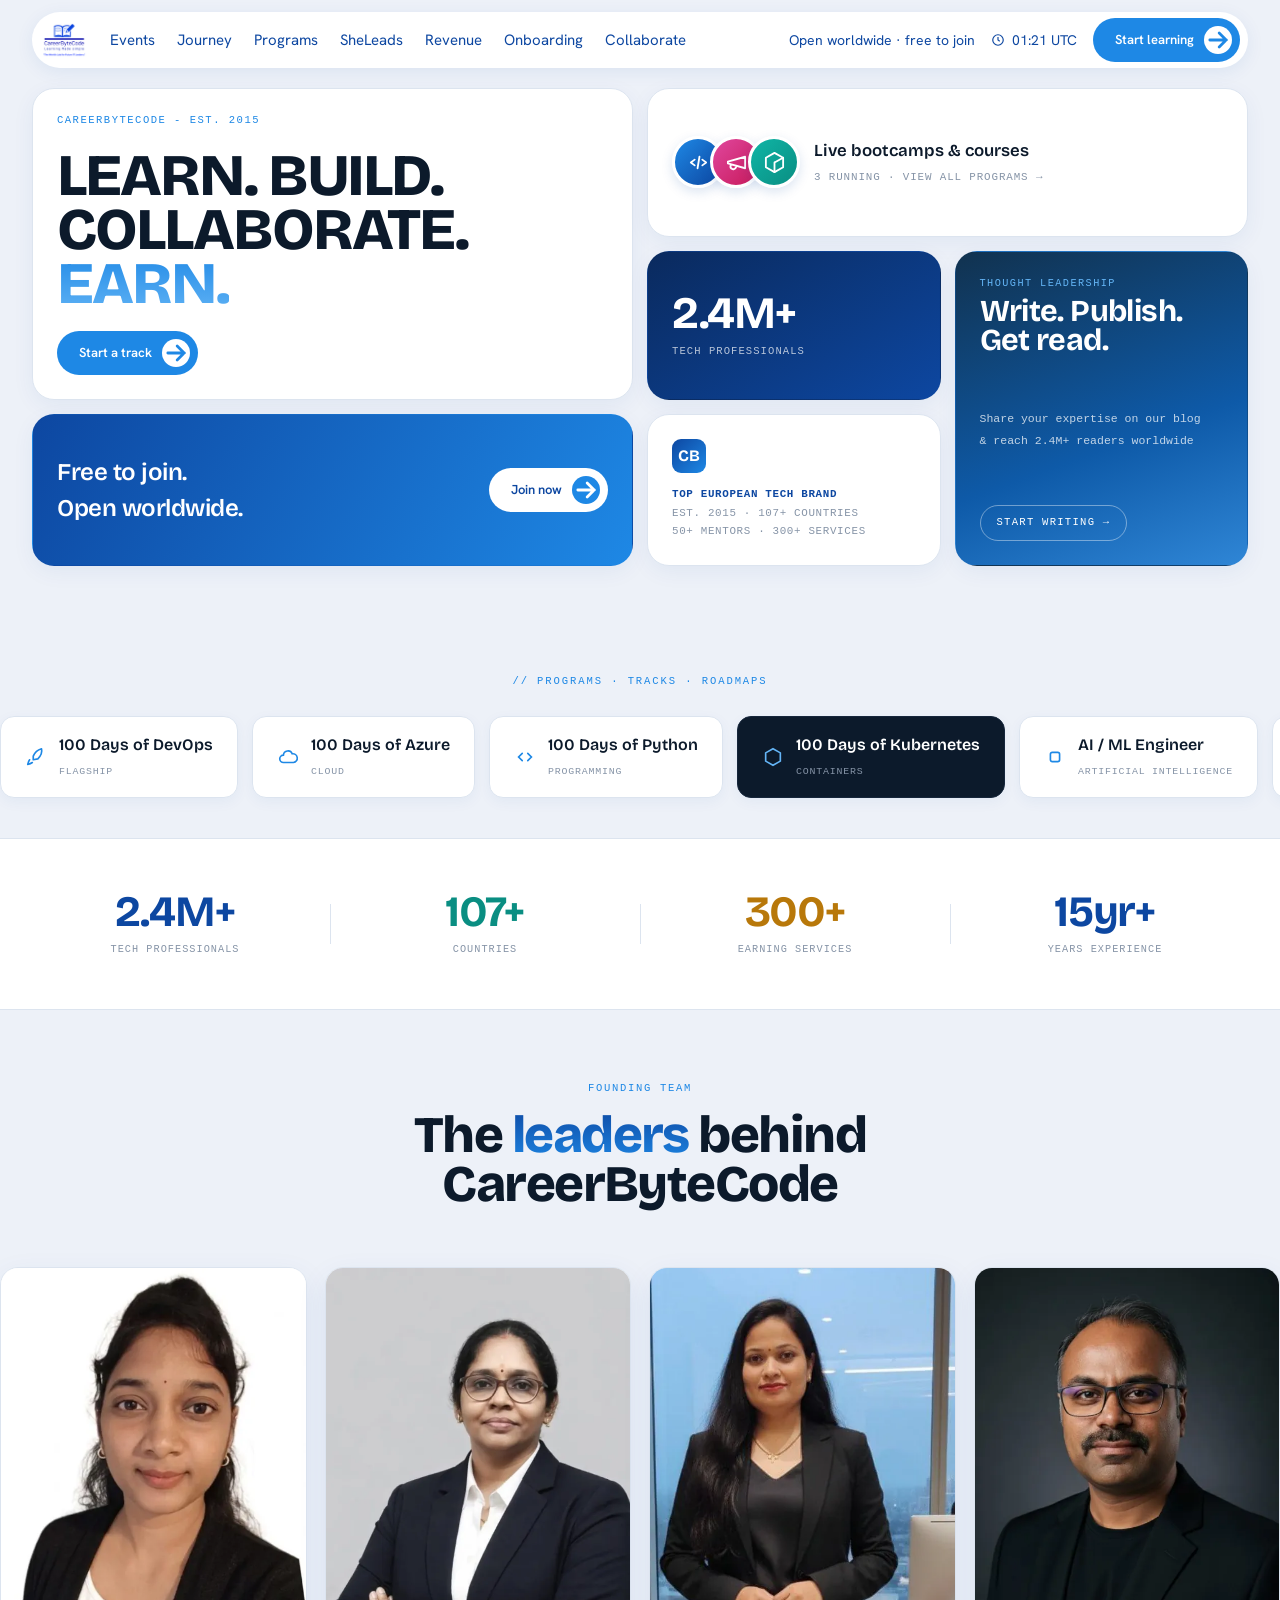
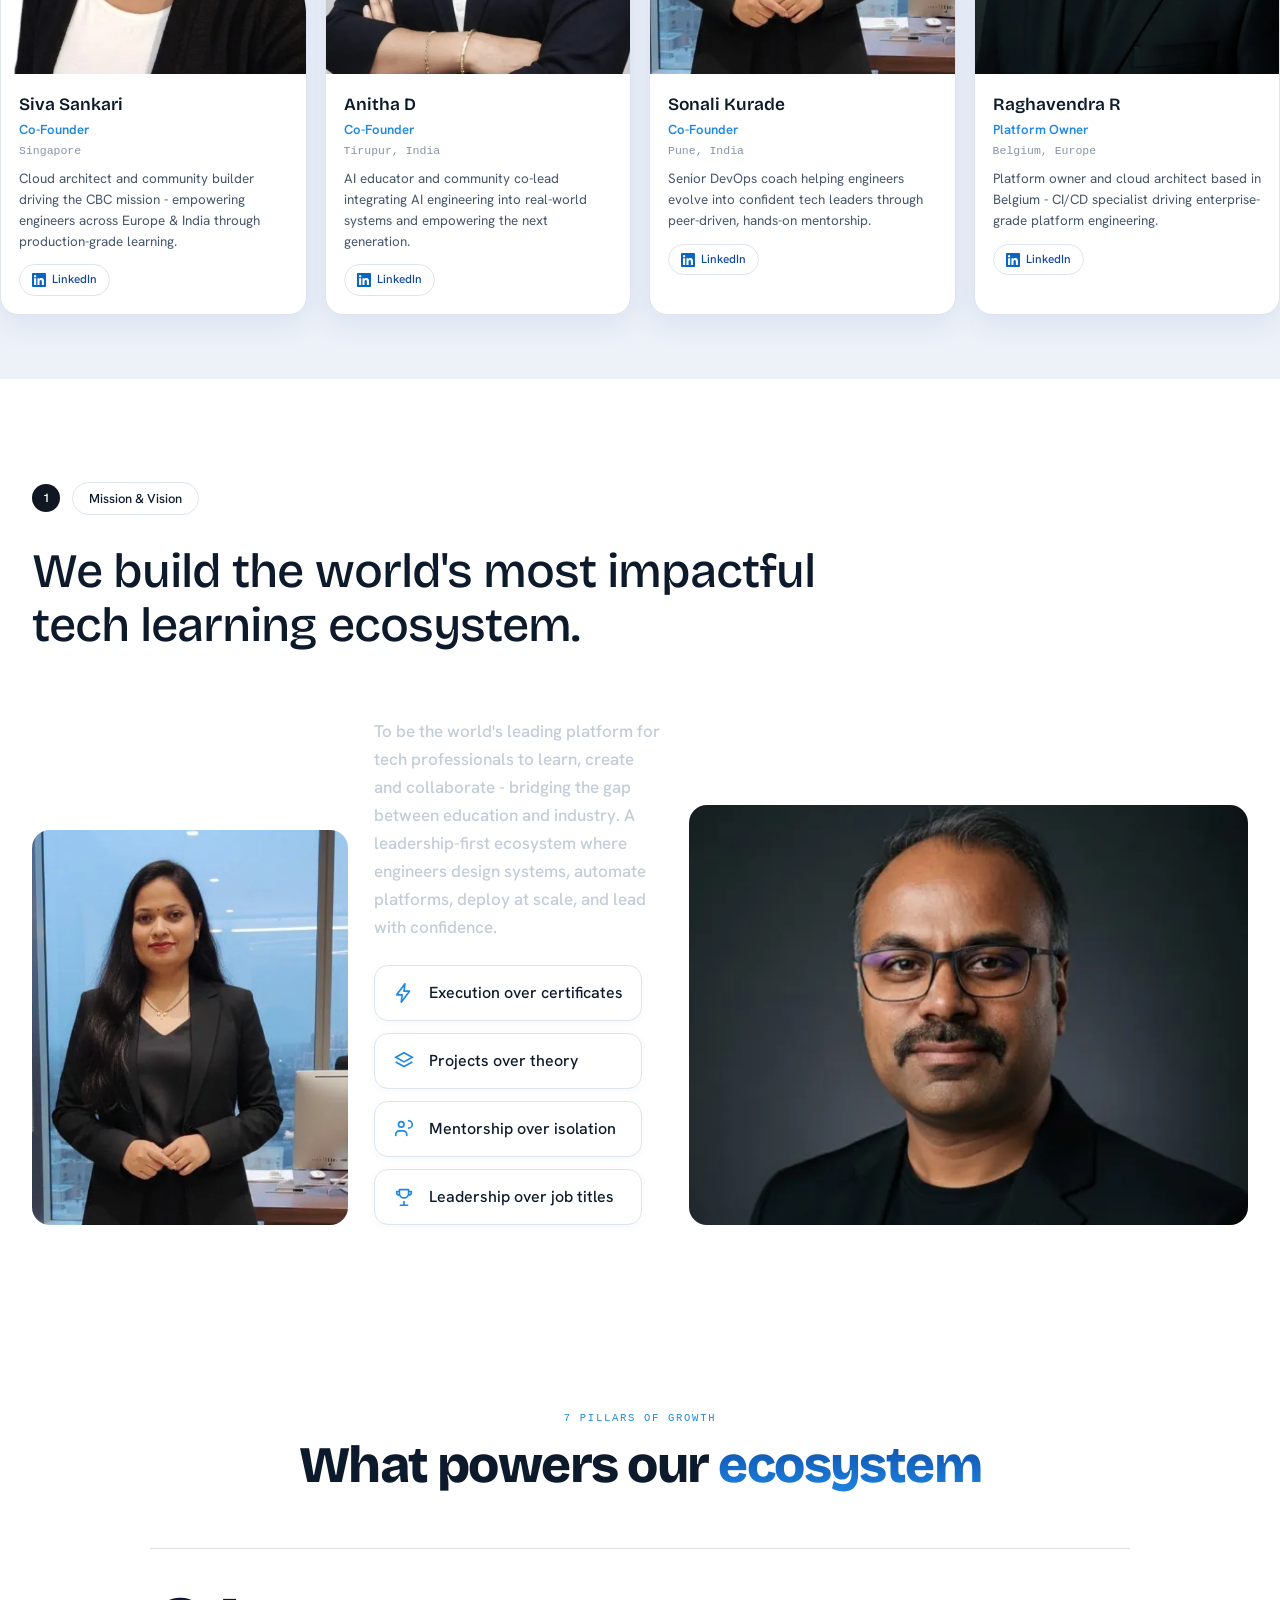
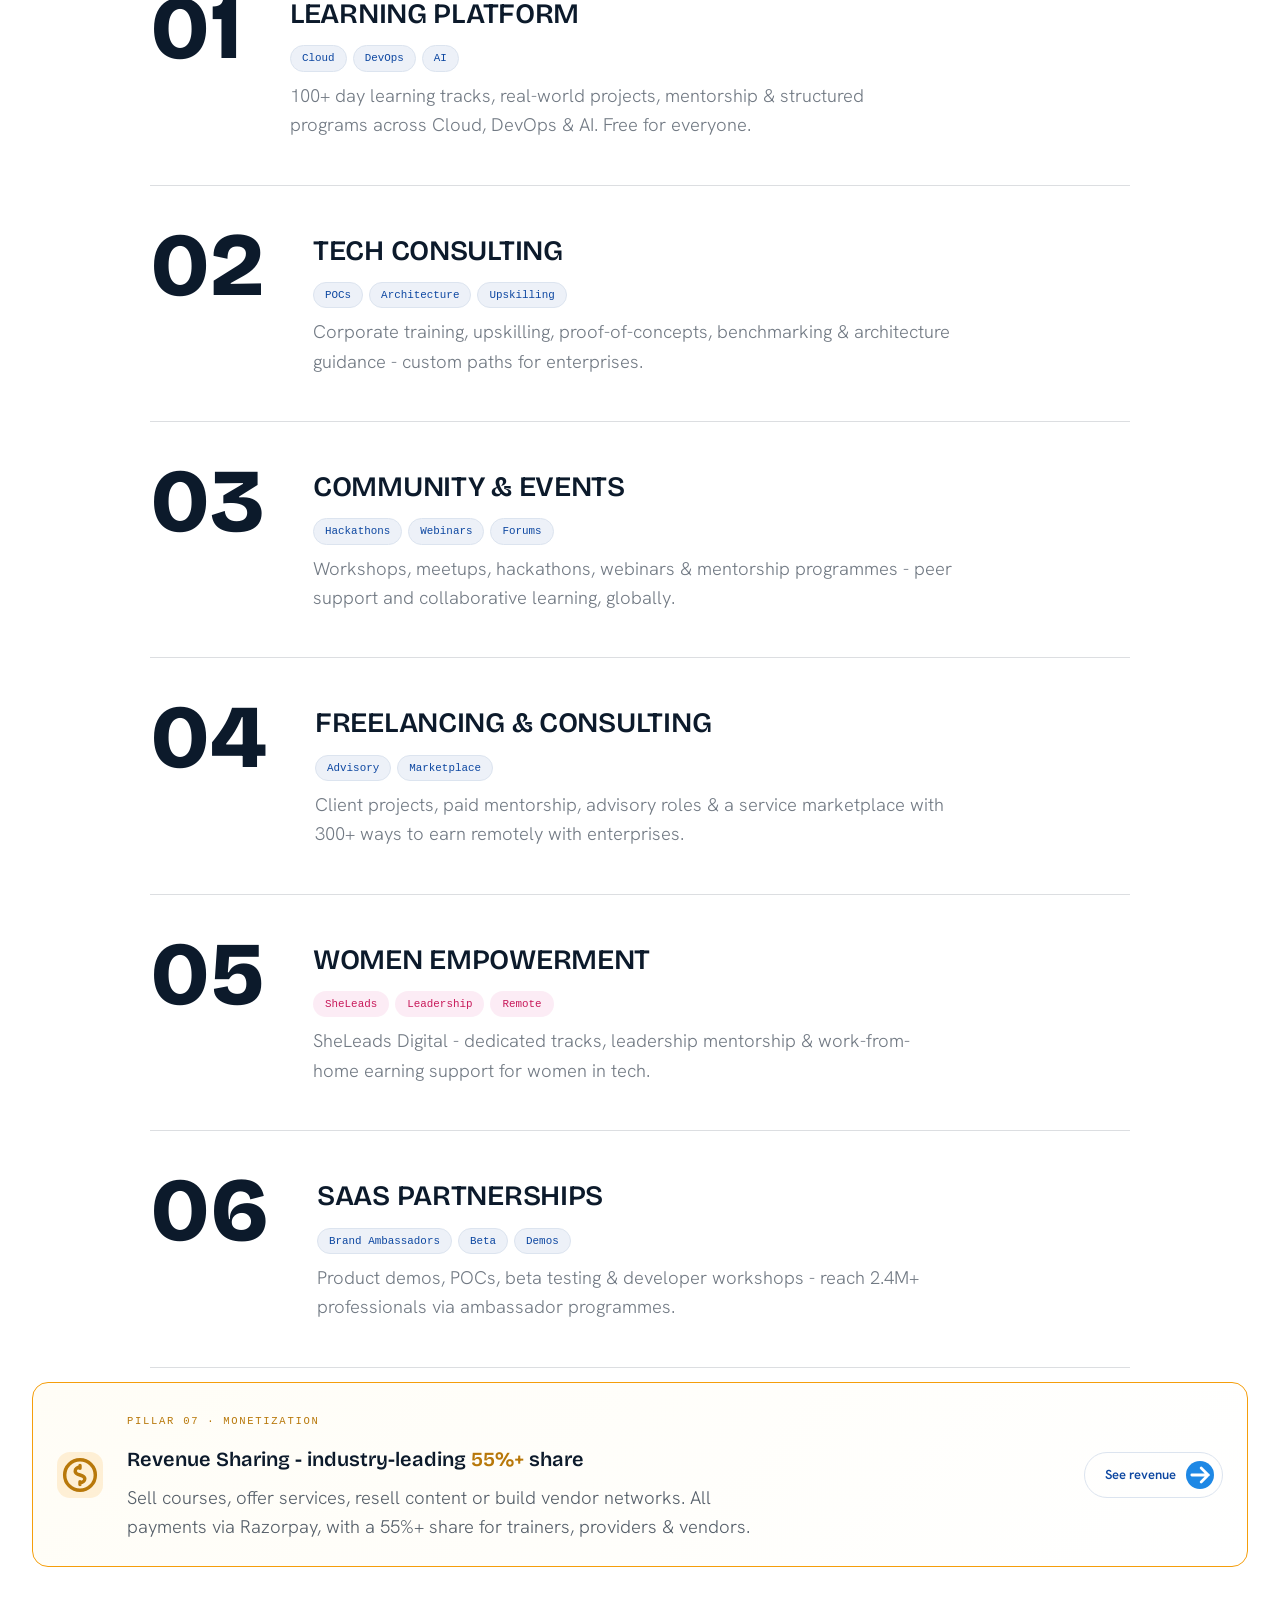
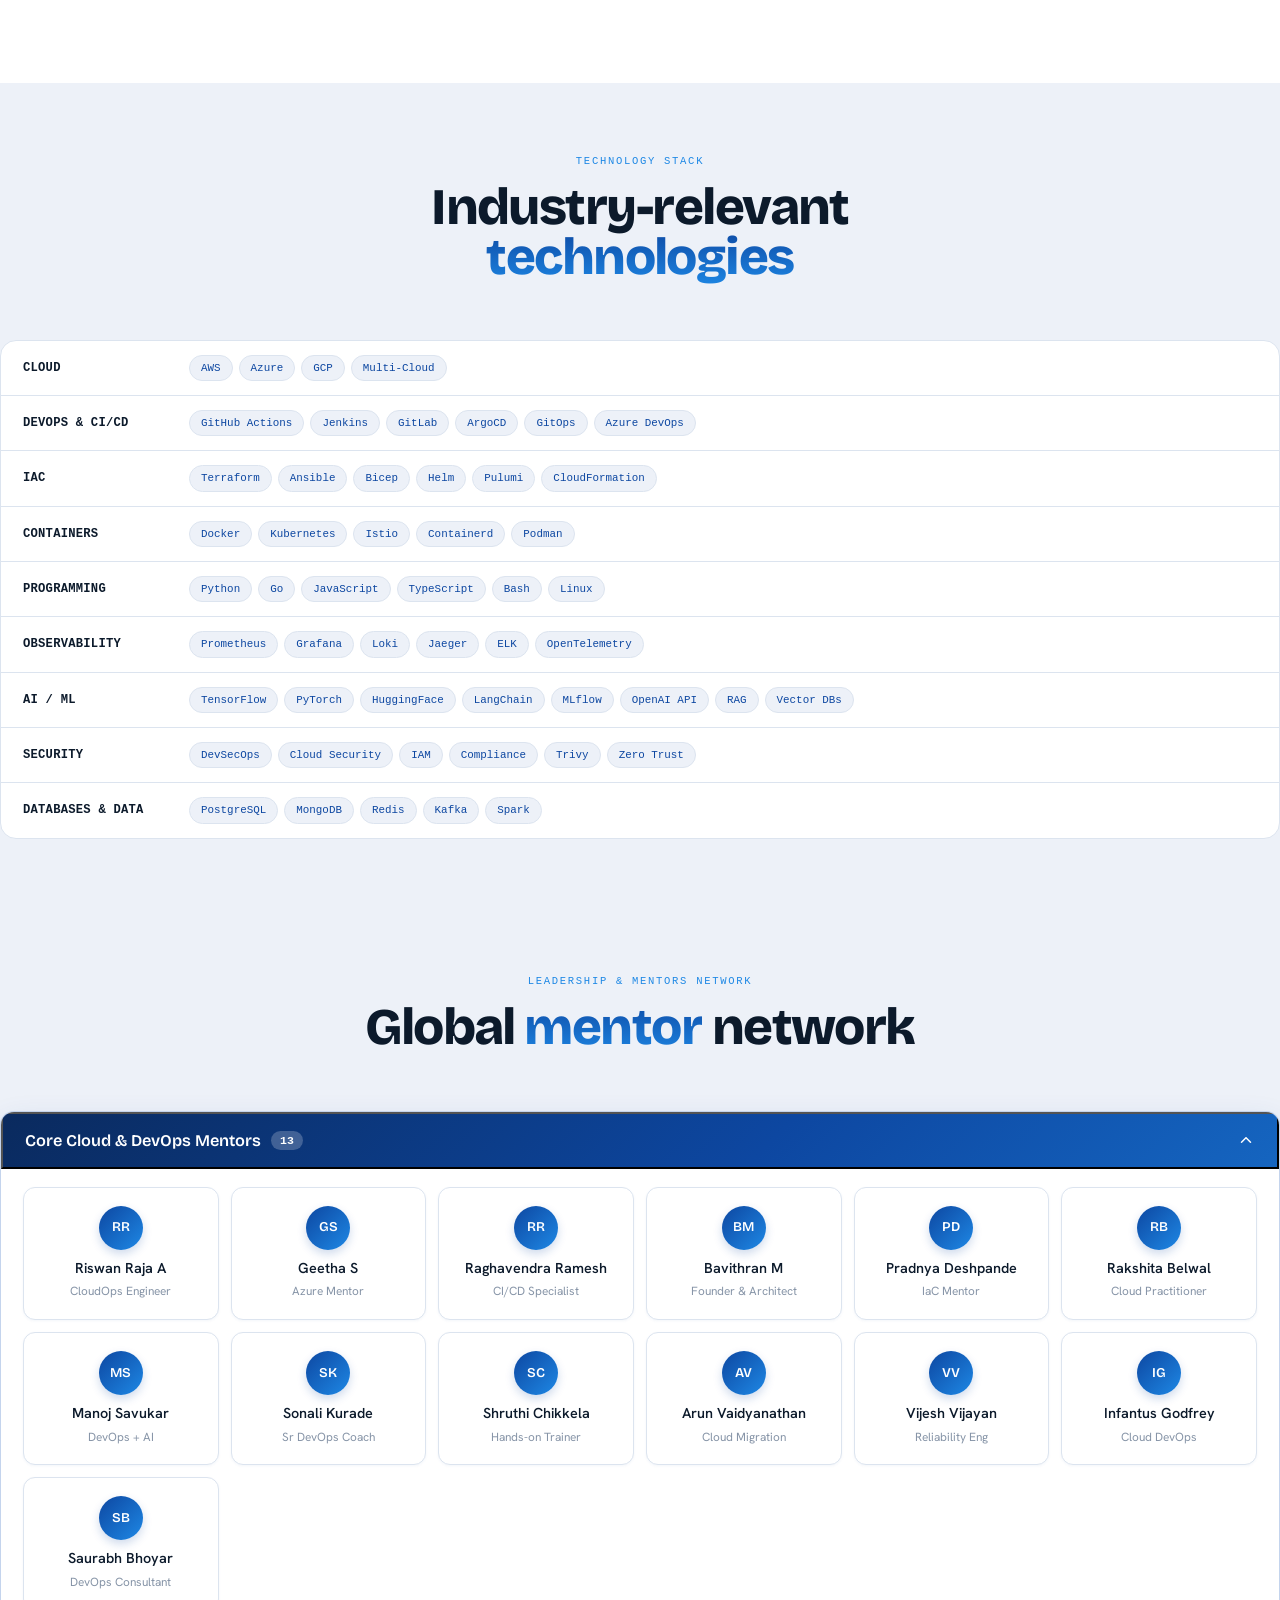
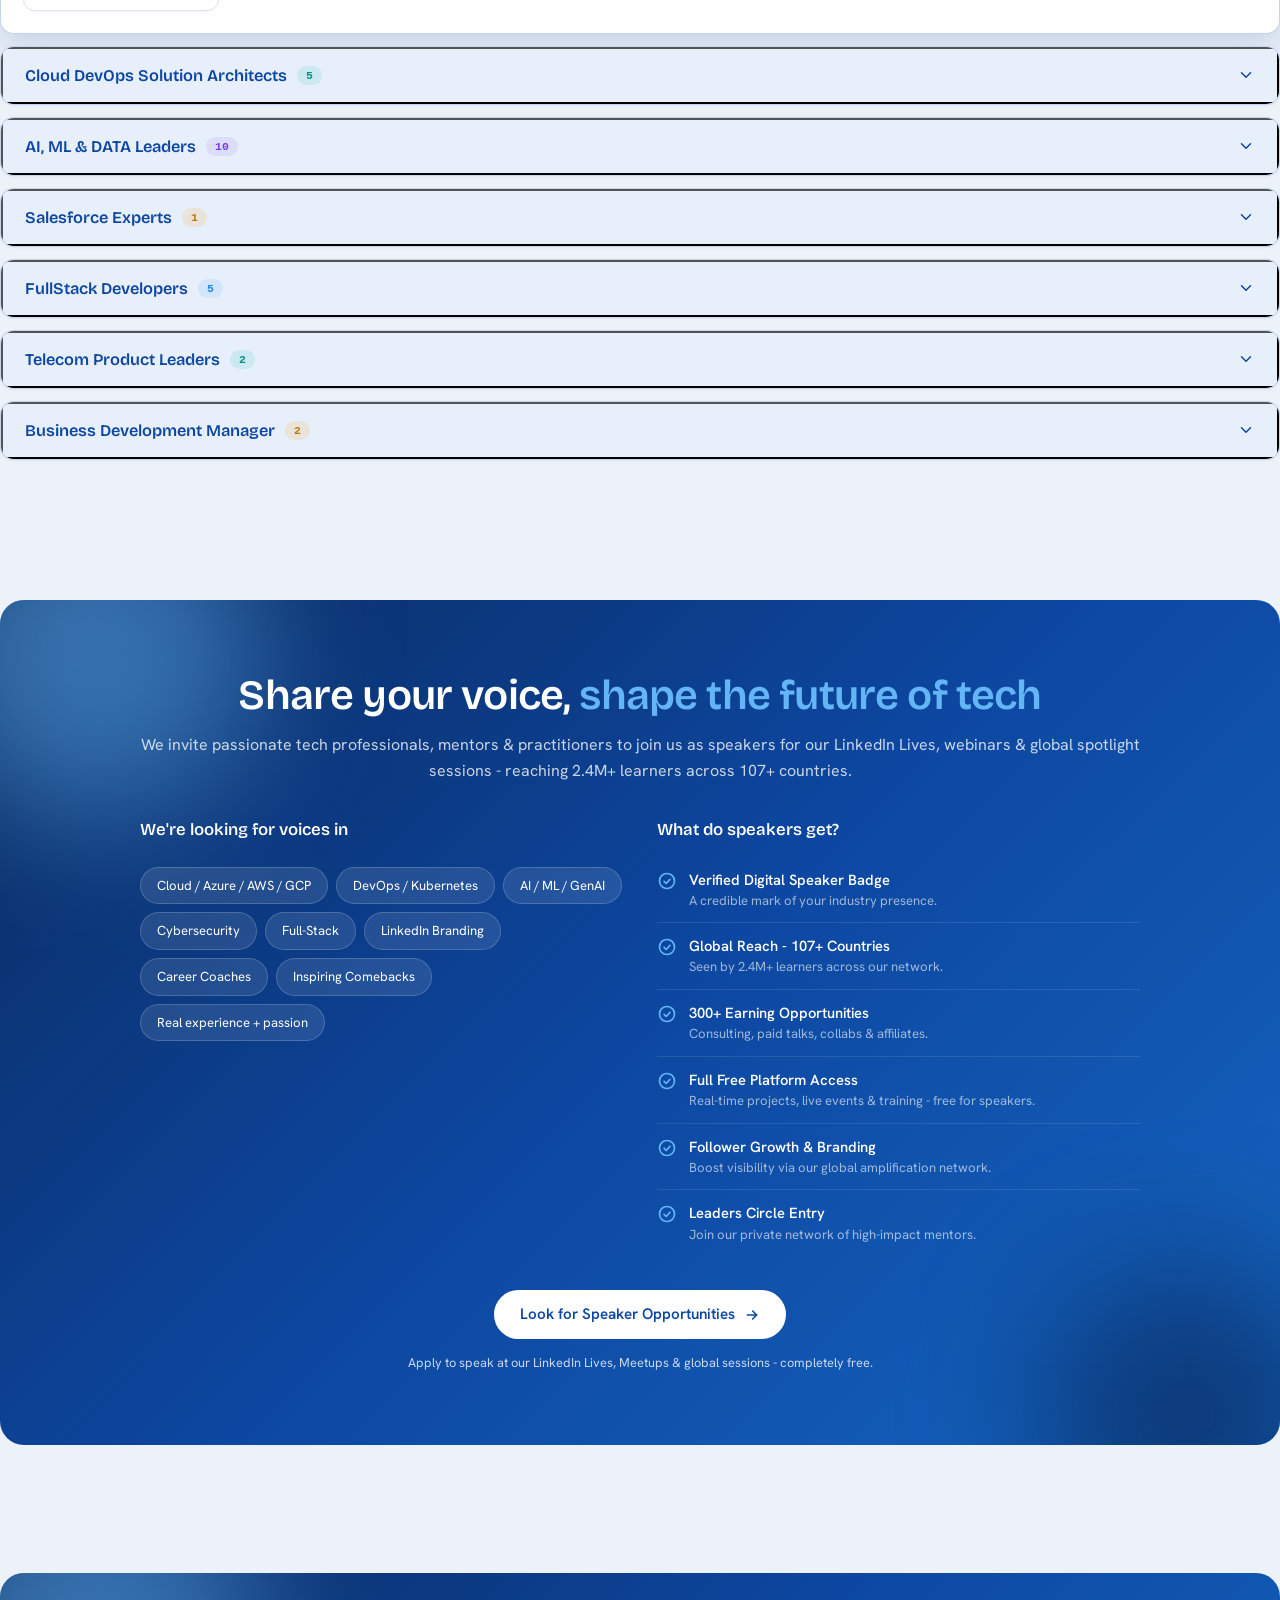
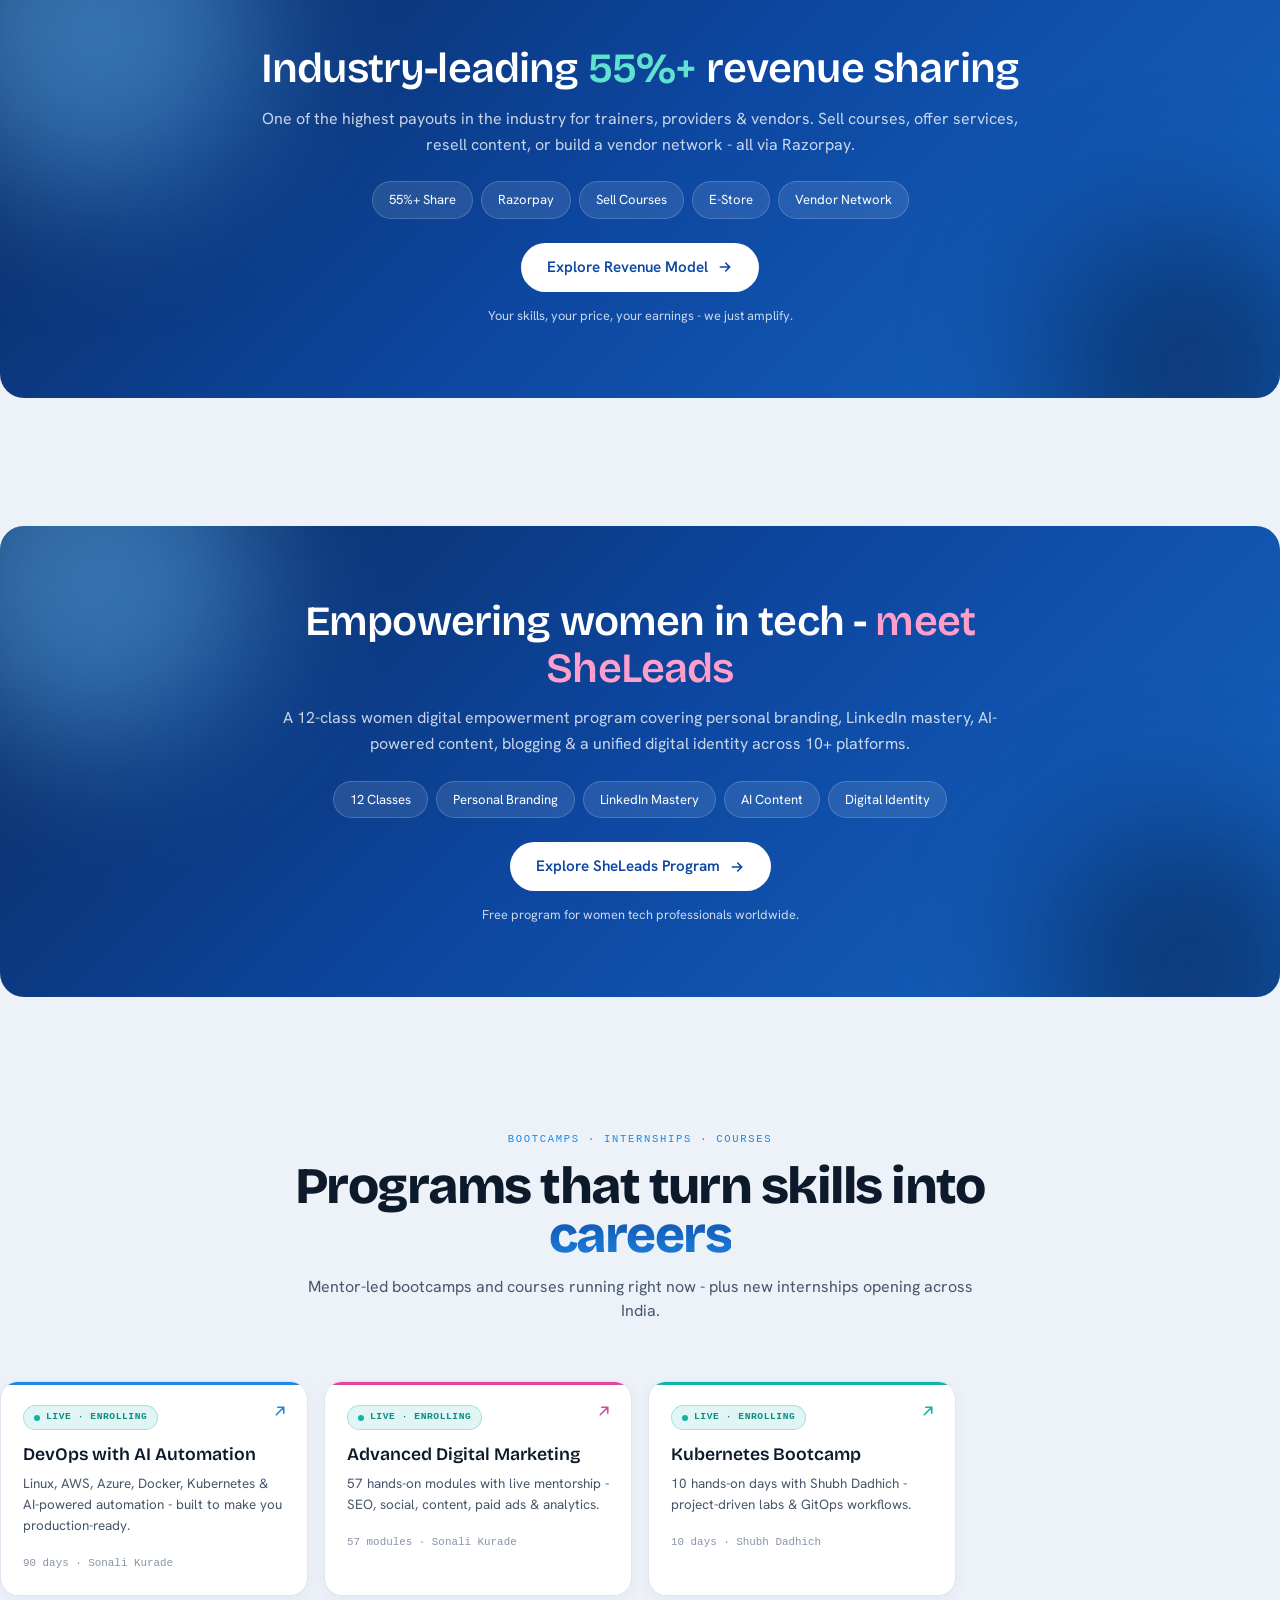
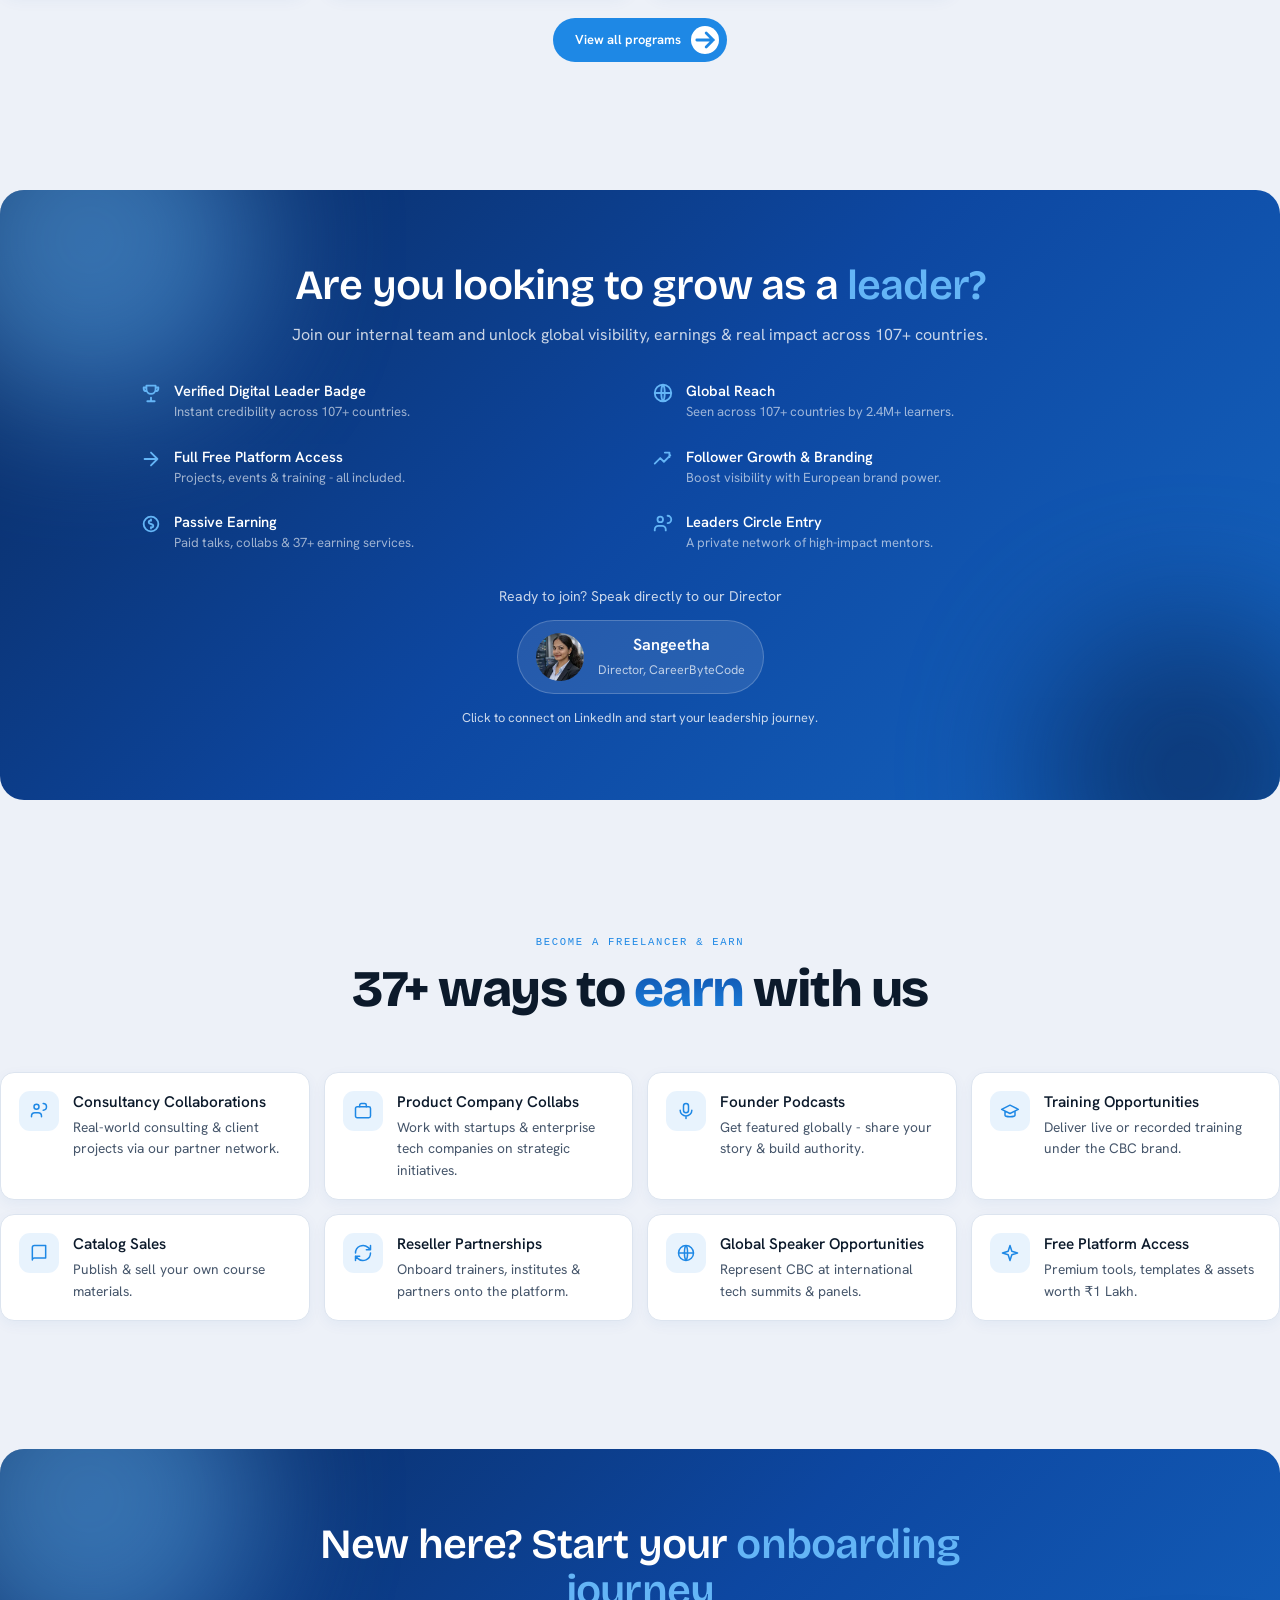
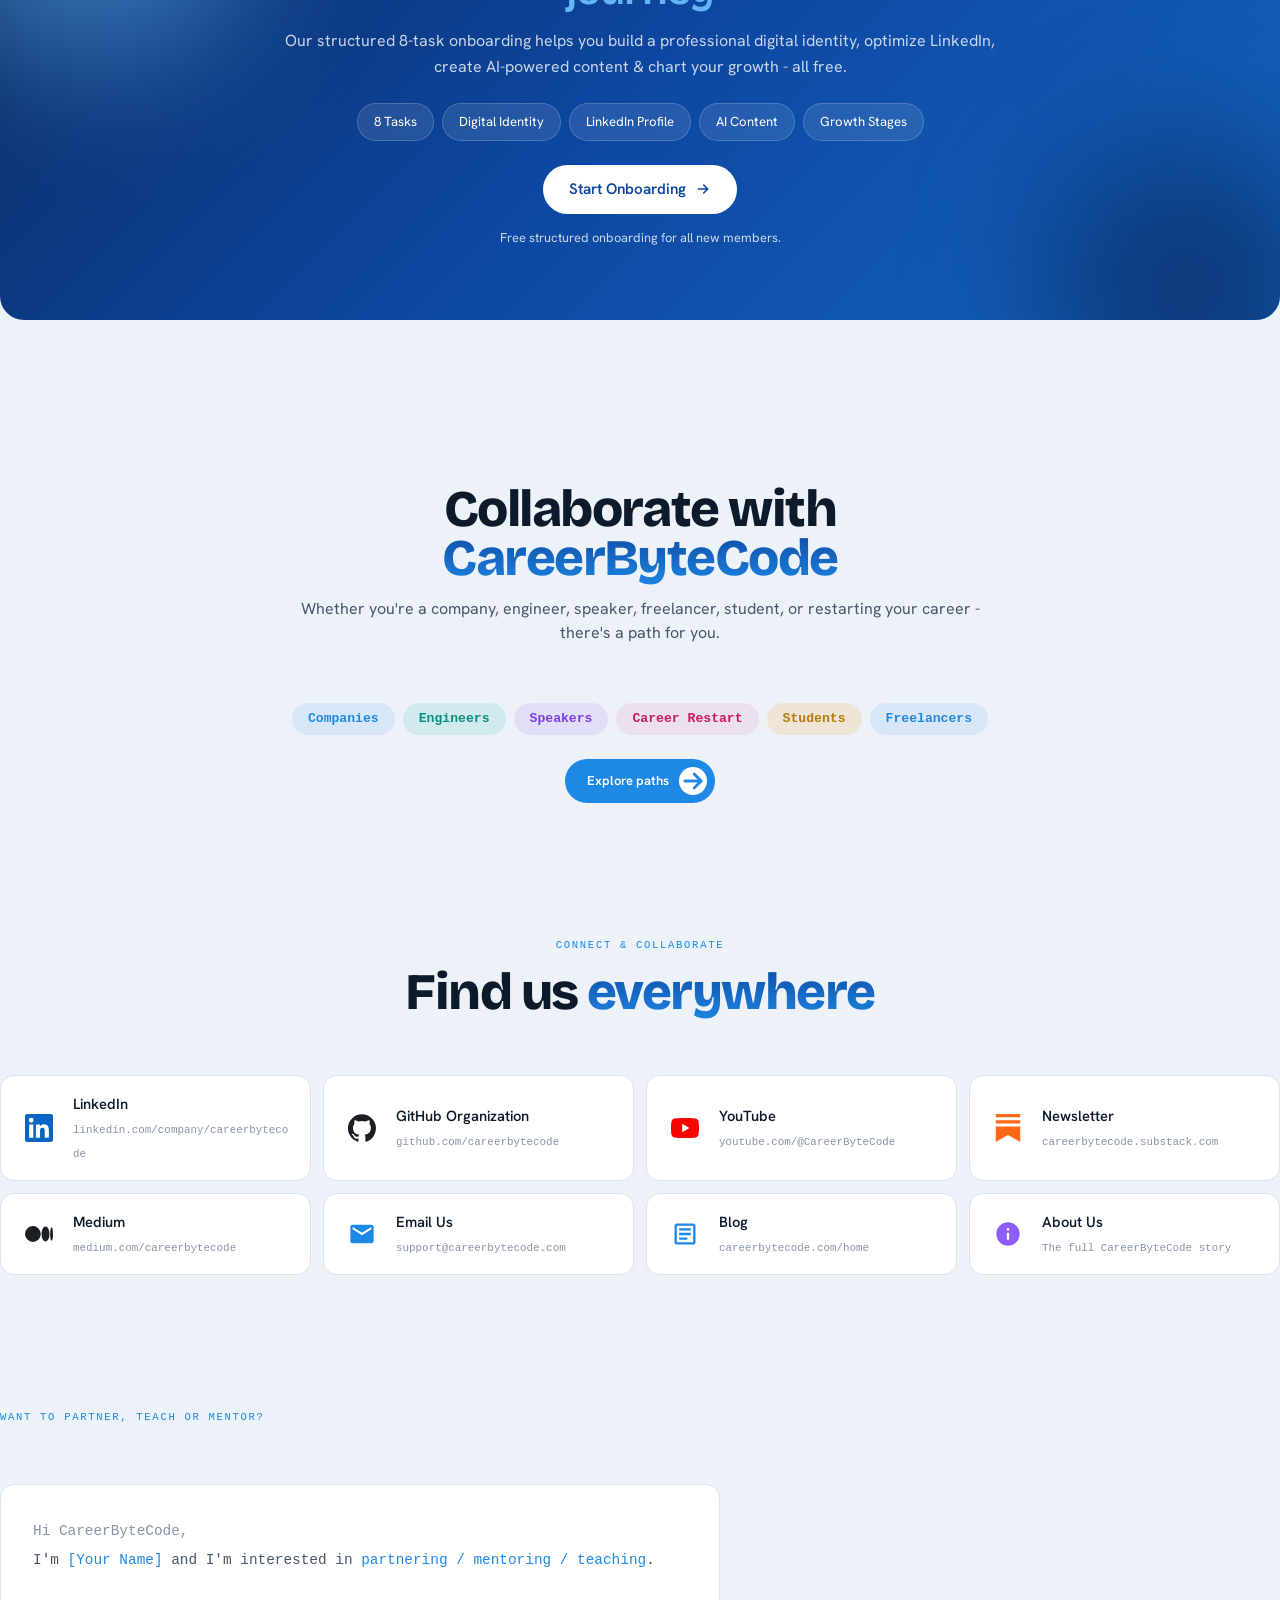
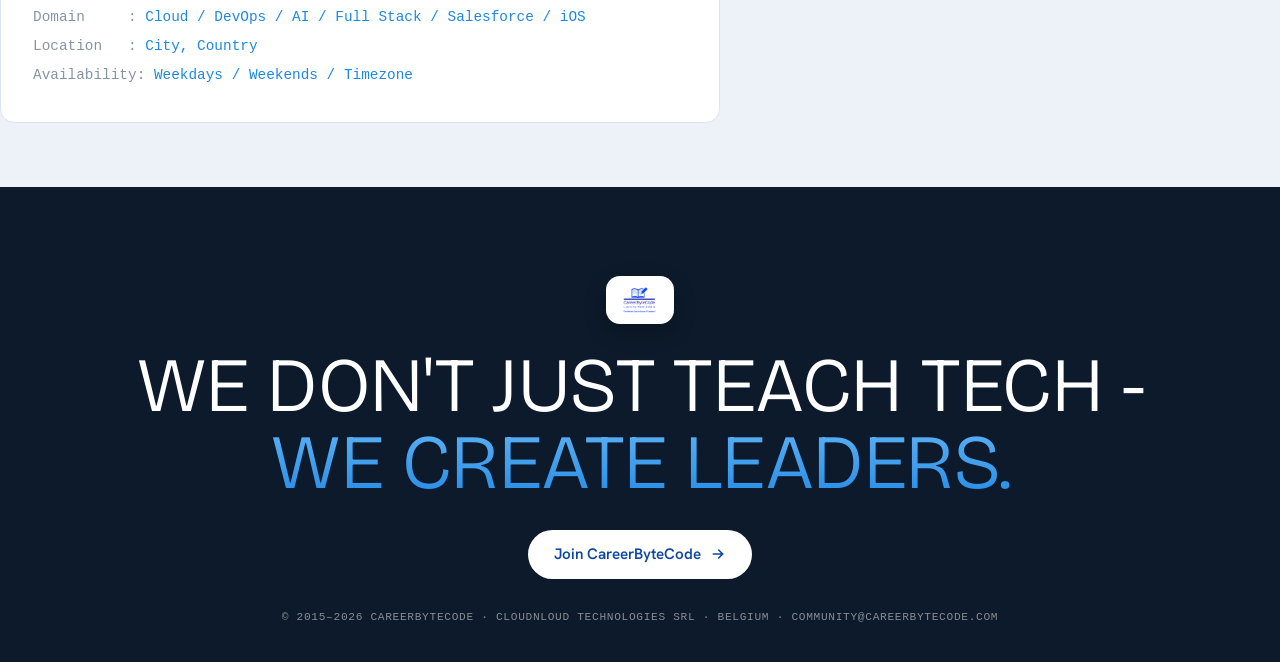
<file: index.html>
<!DOCTYPE html>
<html lang="en">
<head>
<meta charset="UTF-8">
<meta name="viewport" content="width=device-width, initial-scale=1.0">
<meta name="description" content="CareerByteCode - Top European Tech Brand. Global tech learning & innovation ecosystem serving 2.4M+ professionals across 107+ countries.">
<meta property="og:title" content="CareerByteCode - Top European Tech Brand">
<meta property="og:description" content="Learn. Build. Collaborate. Earn. Global tech learning & innovation ecosystem serving 2.4M+ professionals across 107+ countries.">
<meta property="og:type" content="website">
<meta property="og:url" content="https://careerbytecode.github.io/">
<meta property="og:image" content="assets/img/og-image.png">
<meta name="twitter:card" content="summary_large_image">
<meta name="theme-color" content="#EDF1F8">
<link rel="icon" href="assets/img/cbc-logo.png" type="image/png">
<title>CareerByteCode - Learn. Build. Collaborate. Earn.</title>
<link rel="preload" href="assets/fonts/bricolage.woff2" as="font" type="font/woff2" crossorigin>
<link rel="preload" href="assets/fonts/hanken.woff2" as="font" type="font/woff2" crossorigin>
<link rel="stylesheet" href="assets/css/cbc.css">
</head>
<body>

<!-- NAV -->
<header class="nav4">
  <div class="wrap">
    <div class="navp">
      <div class="navp__l">
        <a href="index.html" aria-label="CareerByteCode home"><img class="navp__logoimg" src="assets/img/cbc-logo.png" alt="CareerByteCode"></a>
        <nav class="navp__links">
          <a href="events.html">Events</a><a href="journey.html">Journey</a><a href="programs.html">Programs</a><a href="sheleads.html">SheLeads</a><a href="revenue-models.html">Revenue</a><a href="onboarding.html">Onboarding</a><a href="collaborate.html">Collaborate</a>
        </nav>
      </div>
      <div class="navp__r">
        <span class="navp__note">Open worldwide · free to join</span>
        <span class="navp__clock"><svg viewBox="0 0 24 24" fill="none" stroke="currentColor" stroke-width="2"><circle cx="12" cy="12" r="9"/><path d="M12 7v5l3 2"/></svg><span data-clock>--:--</span></span>
        <a class="btx btx--blue" href="onboarding.html"><span class="roll"><span class="roll__in"><span>Start learning</span><span>Start learning</span></span></span><span class="btx__c"><svg viewBox="0 0 24 24" fill="none" stroke="currentColor" stroke-width="2.4" stroke-linecap="round"><path d="M5 12h14M13 6l6 6-6 6"/></svg></span></a>
        <button class="navp__menu" type="button" aria-label="Menu"><svg width="18" height="18" viewBox="0 0 24 24" fill="none" stroke="currentColor" stroke-width="2" stroke-linecap="round"><path d="M3 6h18M3 12h18M3 18h18"/></svg></button>
      </div>
    </div>
  </div>
</header>

<!-- HERO (bento) -->
<section class="wrap">
  <div class="bento">
    <div class="tile tile--head fx fx-1">
      <div><div class="t-label">CareerByteCode - Est. 2015</div></div>
      <div class="t-head">Learn. Build.<br>Collaborate. <span class="pop">Earn.</span></div>
      <a class="btx btx--blue" href="onboarding.html"><span class="roll"><span class="roll__in"><span>Start a track</span><span>Start a track</span></span></span><span class="btx__c"><svg viewBox="0 0 24 24" fill="none" stroke="currentColor" stroke-width="2.4" stroke-linecap="round"><path d="M5 12h14M13 6l6 6-6 6"/></svg></span></a>
    </div>
    <style>.tile--programs{text-decoration:none;transition:transform .2s,box-shadow .25s}.tile--programs:hover{transform:translateY(-3px);box-shadow:0 16px 34px rgba(13,71,161,.12);border-color:var(--blue)}.tile--programs:hover .pg-go{color:var(--blue)}.pg-ic{width:52px;height:52px;border-radius:50%;display:grid;place-items:center;color:#fff;border:3px solid #fff;box-shadow:0 4px 12px rgba(13,71,161,.15);flex:0 0 auto}.pg-ic+.pg-ic{margin-left:-14px}.pg-ic svg{width:23px;height:23px}</style>
    <a class="tile tile--faces tile--programs fx fx-2" href="programs.html">
      <div class="faces">
        <div class="faces__row" style="margin-right:14px">
          <span class="pg-ic" style="background:linear-gradient(135deg,#1E88E5,#0D47A1)"><svg viewBox="0 0 24 24" fill="none" stroke="currentColor" stroke-width="1.9" stroke-linecap="round" stroke-linejoin="round"><path d="M8 9l-4 3 4 3M16 9l4 3-4 3M13 6l-2 12"/></svg></span>
          <span class="pg-ic" style="background:linear-gradient(135deg,#E0479E,#c8195a)"><svg viewBox="0 0 24 24" fill="none" stroke="currentColor" stroke-width="1.9" stroke-linecap="round" stroke-linejoin="round"><path d="M3 11l18-5v12L3 13zM11.6 16.8a3 3 0 0 1-5.8-1.6"/></svg></span>
          <span class="pg-ic" style="background:linear-gradient(135deg,#0FB5A6,#0a8e82)"><svg viewBox="0 0 24 24" fill="none" stroke="currentColor" stroke-width="1.9" stroke-linecap="round" stroke-linejoin="round"><path d="M12 2l9 5v10l-9 5-9-5V7z"/><path d="M12 12l9-5M12 12v10"/></svg></span>
        </div>
        <div class="faces__cap"><b>Live bootcamps &amp; courses</b><span class="pg-go">3 running · view all programs →</span></div>
      </div>
    </a>
    <div class="tile tile--stats fx fx-3">
      <div class="num" data-count="2.4M+">2.4M+</div><div class="lbl">Tech professionals</div>
    </div>
    <div class="tile tile--prog fx fx-4">
      <div><div class="cat">thought leadership</div><div class="name">Write. Publish.<br>Get read.</div></div>
      <div class="rows">Share your expertise on our blog<br>&amp; reach 2.4M+ readers worldwide</div>
      <a class="ex" href="https://www.careerbytecode.com" target="_blank" rel="noopener noreferrer">Start writing →</a>
    </div>
    <div class="tile tile--join fx fx-5">
      <b>Free to join.<br>Open worldwide.</b>
      <a class="btx btx--blue" href="https://www.linkedin.com/company/careerbytecode" target="_blank" rel="noopener noreferrer"><span class="roll"><span class="roll__in"><span>Join now</span><span>Join now</span></span></span><span class="btx__c"><svg viewBox="0 0 24 24" fill="none" stroke="currentColor" stroke-width="2.4" stroke-linecap="round"><path d="M5 12h14M13 6l6 6-6 6"/></svg></span></a>
    </div>
    <div class="tile tile--brand fx fx-6">
      <span class="mk">CB</span>
      <p><b>Top European Tech Brand</b><br>Est. 2015 · 107+ countries<br>50+ mentors · 300+ services</p>
    </div>
  </div>
</section>

<!-- MARQUEE (tracks) -->
<section class="mq">
  <div class="mq__eye">// programs · tracks · roadmaps</div>
  <div class="mq__row mq__row--a">
    <div class="mqset">
      <div class="tile2"><svg viewBox="0 0 24 24" fill="none" stroke="currentColor" stroke-width="1.8" stroke-linecap="round" stroke-linejoin="round"><path d="M5 15c-1.5 2-2 5-2 5s3-.5 5-2M9 11a14 14 0 0 1 9-8c1 4-1 8-4 11l-5 1z"/></svg><div><b>100 Days of DevOps</b><br><span>flagship</span></div></div>
      <div class="tile2"><svg viewBox="0 0 24 24" fill="none" stroke="currentColor" stroke-width="1.8"><path d="M7 18a4 4 0 0 1 0-8 5 5 0 0 1 9.6-1.5A3.5 3.5 0 0 1 18 18z"/></svg><div><b>100 Days of Azure</b><br><span>cloud</span></div></div>
      <div class="tile2"><svg viewBox="0 0 24 24" fill="none" stroke="currentColor" stroke-width="1.8" stroke-linecap="round"><path d="M9 8l-4 4 4 4M15 8l4 4-4 4"/></svg><div><b>100 Days of Python</b><br><span>programming</span></div></div>
      <div class="tile2 tile2--dark"><svg viewBox="0 0 24 24" fill="none" stroke="currentColor" stroke-width="1.8"><path d="M12 3l8 4.5v9L12 21l-8-4.5v-9z"/></svg><div><b>100 Days of Kubernetes</b><br><span>containers</span></div></div>
      <div class="tile2"><svg viewBox="0 0 24 24" fill="none" stroke="currentColor" stroke-width="1.8"><rect x="7" y="7" width="10" height="10" rx="2"/></svg><div><b>AI / ML Engineer</b><br><span>artificial intelligence</span></div></div>
      <div class="tile2"><svg viewBox="0 0 24 24" fill="none" stroke="currentColor" stroke-width="1.8" stroke-linecap="round"><path d="M3 21h18M6 21V8l6-4 6 4v13"/></svg><div><b>Cloud Architect</b><br><span>architecture</span></div></div>
      <div class="tile2"><svg viewBox="0 0 24 24" fill="none" stroke="currentColor" stroke-width="1.8" stroke-linecap="round" stroke-linejoin="round"><path d="M12 3l1.6 5L19 9.6l-5.4 1.6L12 17l-1.6-5.4L5 9.6 10.4 8z"/></svg><div><b>Gen AI</b><br><span>generative ai</span></div></div>
      <div class="tile2"><svg viewBox="0 0 24 24" fill="none" stroke="currentColor" stroke-width="1.8" stroke-linecap="round" stroke-linejoin="round"><path d="M3 11v2h3l5 4V7L6 11H3z"/><path d="M17 9a4 4 0 0 1 0 6"/></svg><div><b>Digital Marketing</b><br><span>marketing</span></div></div>
    </div>
    <div class="mqset" aria-hidden="true">
      <div class="tile2"><svg viewBox="0 0 24 24" fill="none" stroke="currentColor" stroke-width="1.8" stroke-linecap="round" stroke-linejoin="round"><path d="M5 15c-1.5 2-2 5-2 5s3-.5 5-2M9 11a14 14 0 0 1 9-8c1 4-1 8-4 11l-5 1z"/></svg><div><b>100 Days of DevOps</b><br><span>flagship</span></div></div>
      <div class="tile2"><svg viewBox="0 0 24 24" fill="none" stroke="currentColor" stroke-width="1.8"><path d="M7 18a4 4 0 0 1 0-8 5 5 0 0 1 9.6-1.5A3.5 3.5 0 0 1 18 18z"/></svg><div><b>100 Days of Azure</b><br><span>cloud</span></div></div>
      <div class="tile2"><svg viewBox="0 0 24 24" fill="none" stroke="currentColor" stroke-width="1.8" stroke-linecap="round"><path d="M9 8l-4 4 4 4M15 8l4 4-4 4"/></svg><div><b>100 Days of Python</b><br><span>programming</span></div></div>
      <div class="tile2 tile2--dark"><svg viewBox="0 0 24 24" fill="none" stroke="currentColor" stroke-width="1.8"><path d="M12 3l8 4.5v9L12 21l-8-4.5v-9z"/></svg><div><b>100 Days of Kubernetes</b><br><span>containers</span></div></div>
      <div class="tile2"><svg viewBox="0 0 24 24" fill="none" stroke="currentColor" stroke-width="1.8"><rect x="7" y="7" width="10" height="10" rx="2"/></svg><div><b>AI / ML Engineer</b><br><span>artificial intelligence</span></div></div>
      <div class="tile2"><svg viewBox="0 0 24 24" fill="none" stroke="currentColor" stroke-width="1.8" stroke-linecap="round"><path d="M3 21h18M6 21V8l6-4 6 4v13"/></svg><div><b>Cloud Architect</b><br><span>architecture</span></div></div>
      <div class="tile2"><svg viewBox="0 0 24 24" fill="none" stroke="currentColor" stroke-width="1.8" stroke-linecap="round" stroke-linejoin="round"><path d="M12 3l1.6 5L19 9.6l-5.4 1.6L12 17l-1.6-5.4L5 9.6 10.4 8z"/></svg><div><b>Gen AI</b><br><span>generative ai</span></div></div>
      <div class="tile2"><svg viewBox="0 0 24 24" fill="none" stroke="currentColor" stroke-width="1.8" stroke-linecap="round" stroke-linejoin="round"><path d="M3 11v2h3l5 4V7L6 11H3z"/><path d="M17 9a4 4 0 0 1 0 6"/></svg><div><b>Digital Marketing</b><br><span>marketing</span></div></div>
    </div>
    <div class="mqset" aria-hidden="true">
      <div class="tile2"><svg viewBox="0 0 24 24" fill="none" stroke="currentColor" stroke-width="1.8" stroke-linecap="round" stroke-linejoin="round"><path d="M5 15c-1.5 2-2 5-2 5s3-.5 5-2M9 11a14 14 0 0 1 9-8c1 4-1 8-4 11l-5 1z"/></svg><div><b>100 Days of DevOps</b><br><span>flagship</span></div></div>
      <div class="tile2"><svg viewBox="0 0 24 24" fill="none" stroke="currentColor" stroke-width="1.8"><path d="M7 18a4 4 0 0 1 0-8 5 5 0 0 1 9.6-1.5A3.5 3.5 0 0 1 18 18z"/></svg><div><b>100 Days of Azure</b><br><span>cloud</span></div></div>
      <div class="tile2"><svg viewBox="0 0 24 24" fill="none" stroke="currentColor" stroke-width="1.8" stroke-linecap="round"><path d="M9 8l-4 4 4 4M15 8l4 4-4 4"/></svg><div><b>100 Days of Python</b><br><span>programming</span></div></div>
      <div class="tile2 tile2--dark"><svg viewBox="0 0 24 24" fill="none" stroke="currentColor" stroke-width="1.8"><path d="M12 3l8 4.5v9L12 21l-8-4.5v-9z"/></svg><div><b>100 Days of Kubernetes</b><br><span>containers</span></div></div>
      <div class="tile2"><svg viewBox="0 0 24 24" fill="none" stroke="currentColor" stroke-width="1.8"><rect x="7" y="7" width="10" height="10" rx="2"/></svg><div><b>AI / ML Engineer</b><br><span>artificial intelligence</span></div></div>
      <div class="tile2"><svg viewBox="0 0 24 24" fill="none" stroke="currentColor" stroke-width="1.8" stroke-linecap="round"><path d="M3 21h18M6 21V8l6-4 6 4v13"/></svg><div><b>Cloud Architect</b><br><span>architecture</span></div></div>
      <div class="tile2"><svg viewBox="0 0 24 24" fill="none" stroke="currentColor" stroke-width="1.8" stroke-linecap="round" stroke-linejoin="round"><path d="M12 3l1.6 5L19 9.6l-5.4 1.6L12 17l-1.6-5.4L5 9.6 10.4 8z"/></svg><div><b>Gen AI</b><br><span>generative ai</span></div></div>
      <div class="tile2"><svg viewBox="0 0 24 24" fill="none" stroke="currentColor" stroke-width="1.8" stroke-linecap="round" stroke-linejoin="round"><path d="M3 11v2h3l5 4V7L6 11H3z"/><path d="M17 9a4 4 0 0 1 0 6"/></svg><div><b>Digital Marketing</b><br><span>marketing</span></div></div>
    </div>
  </div>
</section>

<!-- STATS -->
<section class="stats">
  <div class="stats__in">
    <div class="stat rv"><div class="stat__n" data-count="2.4M+">2.4M+</div><div class="stat__l">Tech Professionals</div></div>
    <div class="stat rv" data-d="1"><div class="stat__n teal" data-count="107+">107+</div><div class="stat__l">Countries</div></div>
    <div class="stat rv" data-d="2"><div class="stat__n gold" data-count="300+">300+</div><div class="stat__l">Earning Services</div></div>
    <div class="stat rv" data-d="3"><div class="stat__n" data-count="15yr+">15yr+</div><div class="stat__l">Years Experience</div></div>
  </div>
</section>

<!-- FOUNDERS -->
<section class="sec--tight wrap" id="founders">
  <div class="shead"><span class="eye rv">founding team</span><h2 class="h2v rv" data-d="1">The <span class="pop">leaders</span> behind CareerByteCode</h2></div>
  <div class="lead__grid">
    <article class="person rv"><picture><source srcset="assets/img/siva-sankari.webp" type="image/webp"><img src="assets/img/siva-sankari.jpg" alt="Siva Sankari"></picture><div class="person__b"><div class="person__n">Siva Sankari</div><div class="person__r">Co-Founder</div><div class="person__l">Singapore</div><p class="person__bio">Cloud architect and community builder driving the CBC mission - empowering engineers across Europe &amp; India through production-grade learning.</p><a class="person__li" href="https://www.linkedin.com/in/learnwithsankari/" target="_blank" rel="noopener noreferrer" aria-label="Siva Sankari on LinkedIn"><svg viewBox="0 0 24 24"><path d="M20.45 20.45h-3.55v-5.57c0-1.33-.02-3.04-1.85-3.04-1.85 0-2.14 1.45-2.14 2.94v5.67H9.35V9h3.41v1.56h.05c.48-.9 1.64-1.85 3.37-1.85 3.6 0 4.27 2.37 4.27 5.46zM5.34 7.43a2.06 2.06 0 1 1 0-4.12 2.06 2.06 0 0 1 0 4.12zM7.12 20.45H3.56V9h3.56zM22.22 0H1.77C.79 0 0 .77 0 1.73v20.54C0 23.23.79 24 1.77 24h20.45c.98 0 1.78-.77 1.78-1.73V1.73C24 .77 23.2 0 22.22 0z"/></svg> LinkedIn</a></div></article>
    <article class="person rv" data-d="1"><picture><source srcset="assets/img/anitha-d.webp" type="image/webp"><img src="assets/img/anitha-d.jpg" alt="Anitha D"></picture><div class="person__b"><div class="person__n">Anitha D</div><div class="person__r">Co-Founder</div><div class="person__l">Tirupur, India</div><p class="person__bio">AI educator and community co-lead integrating AI engineering into real-world systems and empowering the next generation.</p><a class="person__li" href="https://www.linkedin.com/in/anidigitalhub/" target="_blank" rel="noopener noreferrer" aria-label="Anitha D on LinkedIn"><svg viewBox="0 0 24 24"><path d="M20.45 20.45h-3.55v-5.57c0-1.33-.02-3.04-1.85-3.04-1.85 0-2.14 1.45-2.14 2.94v5.67H9.35V9h3.41v1.56h.05c.48-.9 1.64-1.85 3.37-1.85 3.6 0 4.27 2.37 4.27 5.46zM5.34 7.43a2.06 2.06 0 1 1 0-4.12 2.06 2.06 0 0 1 0 4.12zM7.12 20.45H3.56V9h3.56zM22.22 0H1.77C.79 0 0 .77 0 1.73v20.54C0 23.23.79 24 1.77 24h20.45c.98 0 1.78-.77 1.78-1.73V1.73C24 .77 23.2 0 22.22 0z"/></svg> LinkedIn</a></div></article>
    <article class="person rv" data-d="2"><picture><source srcset="assets/img/sonali-kurade.webp" type="image/webp"><img src="assets/img/sonali-kurade.jpg" alt="Sonali Kurade"></picture><div class="person__b"><div class="person__n">Sonali Kurade</div><div class="person__r">Co-Founder</div><div class="person__l">Pune, India</div><p class="person__bio">Senior DevOps coach helping engineers evolve into confident tech leaders through peer-driven, hands-on mentorship.</p><a class="person__li" href="https://www.linkedin.com/in/techopsbysonali/" target="_blank" rel="noopener noreferrer" aria-label="Sonali Kurade on LinkedIn"><svg viewBox="0 0 24 24"><path d="M20.45 20.45h-3.55v-5.57c0-1.33-.02-3.04-1.85-3.04-1.85 0-2.14 1.45-2.14 2.94v5.67H9.35V9h3.41v1.56h.05c.48-.9 1.64-1.85 3.37-1.85 3.6 0 4.27 2.37 4.27 5.46zM5.34 7.43a2.06 2.06 0 1 1 0-4.12 2.06 2.06 0 0 1 0 4.12zM7.12 20.45H3.56V9h3.56zM22.22 0H1.77C.79 0 0 .77 0 1.73v20.54C0 23.23.79 24 1.77 24h20.45c.98 0 1.78-.77 1.78-1.73V1.73C24 .77 23.2 0 22.22 0z"/></svg> LinkedIn</a></div></article>
    <article class="person rv" data-d="3"><picture><source srcset="assets/img/raghavendra-r.webp" type="image/webp"><img src="assets/img/raghavendra-r.jpg" alt="Raghavendra R"></picture><div class="person__b"><div class="person__n">Raghavendra R</div><div class="person__r">Platform Owner</div><div class="person__l">Belgium, Europe</div><p class="person__bio">Platform owner and cloud architect based in Belgium - CI/CD specialist driving enterprise-grade platform engineering.</p><a class="person__li" href="https://www.linkedin.com/in/architectraghu/" target="_blank" rel="noopener noreferrer" aria-label="Raghavendra R on LinkedIn"><svg viewBox="0 0 24 24"><path d="M20.45 20.45h-3.55v-5.57c0-1.33-.02-3.04-1.85-3.04-1.85 0-2.14 1.45-2.14 2.94v5.67H9.35V9h3.41v1.56h.05c.48-.9 1.64-1.85 3.37-1.85 3.6 0 4.27 2.37 4.27 5.46zM5.34 7.43a2.06 2.06 0 1 1 0-4.12 2.06 2.06 0 0 1 0 4.12zM7.12 20.45H3.56V9h3.56zM22.22 0H1.77C.79 0 0 .77 0 1.73v20.54C0 23.23.79 24 1.77 24h20.45c.98 0 1.78-.77 1.78-1.73V1.73C24 .77 23.2 0 22.22 0z"/></svg> LinkedIn</a></div></article>
  </div>
</section>

<!-- MISSION (v3 layout + word reveal) -->
<section class="about4">
  <div class="wrap">
    <div class="brow rv"><span class="bnum">1</span><span class="bpill">Mission &amp; Vision</span></div>
    <h2 class="about4__h rv" data-d="1">We build the world's most impactful<br>tech learning ecosystem.</h2>
    <div class="about4__grid">
      <div class="about4__sm about4__img rv"><picture><source srcset="assets/img/sonali-kurade.webp" type="image/webp"><img src="assets/img/sonali-kurade.jpg" alt=""></picture></div>
      <div class="about4__mid rv" data-d="1">
        <p class="about4__p">To be the world's leading platform for tech professionals to learn, create and collaborate - bridging the gap between education and industry. A leadership-first ecosystem where engineers design systems, automate platforms, deploy at scale, and lead with confidence.</p>
        <div class="mins">
          <div class="min"><svg viewBox="0 0 24 24" fill="none" stroke="currentColor" stroke-width="1.8" stroke-linecap="round" stroke-linejoin="round"><path d="M13 2L4 14h6l-1 8 9-12h-6z"/></svg> Execution over certificates</div>
          <div class="min"><svg viewBox="0 0 24 24" fill="none" stroke="currentColor" stroke-width="1.8"><path d="M12 3l9 5-9 5-9-5z"/><path d="M3 13l9 5 9-5"/></svg> Projects over theory</div>
          <div class="min"><svg viewBox="0 0 24 24" fill="none" stroke="currentColor" stroke-width="1.8" stroke-linecap="round" stroke-linejoin="round"><circle cx="9" cy="7" r="3"/><path d="M3 19v-1a4 4 0 0 1 4-4h4a4 4 0 0 1 4 4v1M17 11a4 4 0 0 0 0-8"/></svg> Mentorship over isolation</div>
          <div class="min"><svg viewBox="0 0 24 24" fill="none" stroke="currentColor" stroke-width="1.8" stroke-linecap="round" stroke-linejoin="round"><path d="M8 21h8M12 17v4M7 4h10v4a5 5 0 0 1-10 0zM7 6H4v1a3 3 0 0 0 3 3M17 6h3v1a3 3 0 0 1-3 3"/></svg> Leadership over job titles</div>
        </div>
      </div>
      <div class="about4__lg about4__img rv" data-d="2"><picture><source srcset="assets/img/raghavendra-r.webp" type="image/webp"><img src="assets/img/raghavendra-r.jpg" alt=""></picture></div>
    </div>
  </div>
</section>

<!-- PILLARS -->
<section class="serv" id="pillars">
  <div class="wrap">
    <div class="shead"><span class="eye rv">7 pillars of growth</span><h2 class="h2v rv" data-d="1">What powers our <span class="pop">ecosystem</span></h2></div>
    <div class="serv__list">
      <div class="serv__item rv"><div class="serv__num">01</div><div><div class="serv__name">Learning Platform</div><div class="tags" style="margin:10px 0"><span class="tag">Cloud</span><span class="tag">DevOps</span><span class="tag">AI</span></div><div class="serv__desc">100+ day learning tracks, real-world projects, mentorship &amp; structured programs across Cloud, DevOps &amp; AI. Free for everyone.</div></div></div>
      <div class="serv__item rv"><div class="serv__num">02</div><div><div class="serv__name">Tech Consulting</div><div class="tags" style="margin:10px 0"><span class="tag">POCs</span><span class="tag">Architecture</span><span class="tag">Upskilling</span></div><div class="serv__desc">Corporate training, upskilling, proof-of-concepts, benchmarking &amp; architecture guidance - custom paths for enterprises.</div></div></div>
      <div class="serv__item rv"><div class="serv__num">03</div><div><div class="serv__name">Community &amp; Events</div><div class="tags" style="margin:10px 0"><span class="tag">Hackathons</span><span class="tag">Webinars</span><span class="tag">Forums</span></div><div class="serv__desc">Workshops, meetups, hackathons, webinars &amp; mentorship programmes - peer support and collaborative learning, globally.</div></div></div>
      <div class="serv__item rv"><div class="serv__num">04</div><div><div class="serv__name">Freelancing &amp; Consulting</div><div class="tags" style="margin:10px 0"><span class="tag">Advisory</span><span class="tag">Marketplace</span></div><div class="serv__desc">Client projects, paid mentorship, advisory roles &amp; a service marketplace with 300+ ways to earn remotely with enterprises.</div></div></div>
      <div class="serv__item rv"><div class="serv__num">05</div><div><div class="serv__name">Women Empowerment</div><div class="tags" style="margin:10px 0"><span class="tag tag--rose">SheLeads</span><span class="tag tag--rose">Leadership</span><span class="tag tag--rose">Remote</span></div><div class="serv__desc">SheLeads Digital - dedicated tracks, leadership mentorship &amp; work-from-home earning support for women in tech.</div></div></div>
      <div class="serv__item rv"><div class="serv__num">06</div><div><div class="serv__name">SaaS Partnerships</div><div class="tags" style="margin:10px 0"><span class="tag">Brand Ambassadors</span><span class="tag">Beta</span><span class="tag">Demos</span></div><div class="serv__desc">Product demos, POCs, beta testing &amp; developer workshops - reach 2.4M+ professionals via ambassador programmes.</div></div></div>
    </div>
    <div class="feat rv">
      <div class="feat__ic"><svg viewBox="0 0 24 24" fill="none" stroke="currentColor" stroke-width="1.8" stroke-linecap="round" stroke-linejoin="round"><circle cx="12" cy="12" r="8"/><path d="M12 8c-1.5 0-2.5.8-2.5 2s1 1.6 2.5 2 2.5 1 2.5 2-1 2-2.5 2M12 7v1.5M12 15.5V17"/></svg></div>
      <div class="feat__b"><div class="eye" style="color:#b8780a">Pillar 07 · Monetization</div><div class="feat__t">Revenue Sharing - industry-leading <span class="gold">55%+</span> share</div><div class="serv__desc" style="opacity:.7">Sell courses, offer services, resell content or build vendor networks. All payments via Razorpay, with a 55%+ share for trainers, providers &amp; vendors.</div></div>
      <a class="btx btx--ghost" href="#revenue"><span class="roll"><span class="roll__in"><span>See revenue</span><span>See revenue</span></span></span><span class="btx__c"><svg viewBox="0 0 24 24" fill="none" stroke="currentColor" stroke-width="2.4" stroke-linecap="round"><path d="M5 12h14M13 6l6 6-6 6"/></svg></span></a>
    </div>
  </div>
</section>

<!-- TECH STACK -->
<section class="sec--tight wrap" id="stack">
  <div class="shead"><span class="eye rv">technology stack</span><h2 class="h2v rv" data-d="1">Industry-relevant <span class="pop">technologies</span></h2></div>
  <div class="tech rv">
    <div class="tech__row"><div class="tech__cat">Cloud</div><div class="tags"><span class="tag">AWS</span><span class="tag">Azure</span><span class="tag">GCP</span><span class="tag">Multi-Cloud</span></div></div>
    <div class="tech__row"><div class="tech__cat">DevOps &amp; CI/CD</div><div class="tags"><span class="tag">GitHub Actions</span><span class="tag">Jenkins</span><span class="tag">GitLab</span><span class="tag">ArgoCD</span><span class="tag">GitOps</span><span class="tag">Azure DevOps</span></div></div>
    <div class="tech__row"><div class="tech__cat">IaC</div><div class="tags"><span class="tag">Terraform</span><span class="tag">Ansible</span><span class="tag">Bicep</span><span class="tag">Helm</span><span class="tag">Pulumi</span><span class="tag">CloudFormation</span></div></div>
    <div class="tech__row"><div class="tech__cat">Containers</div><div class="tags"><span class="tag">Docker</span><span class="tag">Kubernetes</span><span class="tag">Istio</span><span class="tag">Containerd</span><span class="tag">Podman</span></div></div>
    <div class="tech__row"><div class="tech__cat">Programming</div><div class="tags"><span class="tag">Python</span><span class="tag">Go</span><span class="tag">JavaScript</span><span class="tag">TypeScript</span><span class="tag">Bash</span><span class="tag">Linux</span></div></div>
    <div class="tech__row"><div class="tech__cat">Observability</div><div class="tags"><span class="tag">Prometheus</span><span class="tag">Grafana</span><span class="tag">Loki</span><span class="tag">Jaeger</span><span class="tag">ELK</span><span class="tag">OpenTelemetry</span></div></div>
    <div class="tech__row"><div class="tech__cat">AI / ML</div><div class="tags"><span class="tag">TensorFlow</span><span class="tag">PyTorch</span><span class="tag">HuggingFace</span><span class="tag">LangChain</span><span class="tag">MLflow</span><span class="tag">OpenAI API</span><span class="tag">RAG</span><span class="tag">Vector DBs</span></div></div>
    <div class="tech__row"><div class="tech__cat">Security</div><div class="tags"><span class="tag">DevSecOps</span><span class="tag">Cloud Security</span><span class="tag">IAM</span><span class="tag">Compliance</span><span class="tag">Trivy</span><span class="tag">Zero Trust</span></div></div>
    <div class="tech__row"><div class="tech__cat">Databases &amp; Data</div><div class="tags"><span class="tag">PostgreSQL</span><span class="tag">MongoDB</span><span class="tag">Redis</span><span class="tag">Kafka</span><span class="tag">Spark</span></div></div>
  </div>
</section>

<!-- MENTORS -->
<section class="sec--tight wrap" id="mentors">
  <div class="shead"><span class="eye rv">leadership &amp; mentors network</span><h2 class="h2v rv" data-d="1">Global <span class="pop">mentor</span> network</h2></div>

  <div class="acc open rv">
    <button class="acc__head" aria-expanded="true"><span>Core Cloud &amp; DevOps Mentors <span class="badge">13</span></span><svg class="acc__chev" viewBox="0 0 24 24" fill="none" stroke="currentColor" stroke-width="2" stroke-linecap="round" stroke-linejoin="round"><path d="M6 9l6 6 6-6"/></svg></button>
    <div class="acc__body"><div class="mentors">
      <a class="m-card" href="https://www.linkedin.com/in/riswanrajacloud/" target="_blank" rel="noopener noreferrer"><span class="m-card__av">RR</span><span class="m-card__n">Riswan Raja A</span><span class="m-card__r">CloudOps Engineer</span></a>
      <a class="m-card" href="https://www.linkedin.com/in/geethascloud/" target="_blank" rel="noopener noreferrer"><span class="m-card__av">GS</span><span class="m-card__n">Geetha S</span><span class="m-card__r">Azure Mentor</span></a>
      <a class="m-card" href="https://www.linkedin.com/in/architectraghu/" target="_blank" rel="noopener noreferrer"><span class="m-card__av">RR</span><span class="m-card__n">Raghavendra Ramesh</span><span class="m-card__r">CI/CD Specialist</span></a>
      <a class="m-card" href="https://www.linkedin.com/in/bavicnative/" target="_blank" rel="noopener noreferrer"><span class="m-card__av">BM</span><span class="m-card__n">Bavithran M</span><span class="m-card__r">Founder &amp; Architect</span></a>
      <a class="m-card" href="https://www.linkedin.com/in/elevatewithpradnya/" target="_blank" rel="noopener noreferrer"><span class="m-card__av">PD</span><span class="m-card__n">Pradnya Deshpande</span><span class="m-card__r">IaC Mentor</span></a>
      <a class="m-card" href="https://www.linkedin.com/in/rakshitabelwal/" target="_blank" rel="noopener noreferrer"><span class="m-card__av">RB</span><span class="m-card__n">Rakshita Belwal</span><span class="m-card__r">Cloud Practitioner</span></a>
      <a class="m-card" href="https://www.linkedin.com/in/manojwithdevopsai" target="_blank" rel="noopener noreferrer"><span class="m-card__av">MS</span><span class="m-card__n">Manoj Savukar</span><span class="m-card__r">DevOps + AI</span></a>
      <a class="m-card" href="https://www.linkedin.com/in/techopsbysonali/" target="_blank" rel="noopener noreferrer"><span class="m-card__av">SK</span><span class="m-card__n">Sonali Kurade</span><span class="m-card__r">Sr DevOps Coach</span></a>
      <a class="m-card" href="https://www.linkedin.com/in/learnwithshruthi/" target="_blank" rel="noopener noreferrer"><span class="m-card__av">SC</span><span class="m-card__n">Shruthi Chikkela</span><span class="m-card__r">Hands-on Trainer</span></a>
      <a class="m-card" href="https://www.linkedin.com/in/arunvtechno/" target="_blank" rel="noopener noreferrer"><span class="m-card__av">AV</span><span class="m-card__n">Arun Vaidyanathan</span><span class="m-card__r">Cloud Migration</span></a>
      <a class="m-card" href="https://www.linkedin.com/in/vjcloudops/" target="_blank" rel="noopener noreferrer"><span class="m-card__av">VV</span><span class="m-card__n">Vijesh Vijayan</span><span class="m-card__r">Reliability Eng</span></a>
      <a class="m-card" href="https://www.linkedin.com/in/infantusgodfrey/" target="_blank" rel="noopener noreferrer"><span class="m-card__av">IG</span><span class="m-card__n">Infantus Godfrey</span><span class="m-card__r">Cloud DevOps</span></a>
      <a class="m-card" href="https://www.linkedin.com/in/opsorbitbysourabh/" target="_blank" rel="noopener noreferrer"><span class="m-card__av">SB</span><span class="m-card__n">Saurabh Bhoyar</span><span class="m-card__r">DevOps Consultant</span></a>
    </div></div>
  </div>

  <div class="acc rv">
    <button class="acc__head" aria-expanded="false"><span>Cloud DevOps Solution Architects <span class="badge badge--green">5</span></span><svg class="acc__chev" viewBox="0 0 24 24" fill="none" stroke="currentColor" stroke-width="2" stroke-linecap="round" stroke-linejoin="round"><path d="M6 9l6 6 6-6"/></svg></button>
    <div class="acc__body"><div class="mentors">
      <a class="m-card" href="https://www.linkedin.com/in/riswanrajacloud/" target="_blank" rel="noopener noreferrer"><span class="m-card__av">RR</span><span class="m-card__n">Riswan Raja A</span><span class="m-card__r">Solution Arch</span></a>
      <a class="m-card" href="https://www.linkedin.com/in/architectraghu/" target="_blank" rel="noopener noreferrer"><span class="m-card__av">RR</span><span class="m-card__n">Raghavendra Ramesh</span><span class="m-card__r">Cloud Arch</span></a>
      <a class="m-card" href="https://www.linkedin.com/in/bavicnative/" target="_blank" rel="noopener noreferrer"><span class="m-card__av">BM</span><span class="m-card__n">Bavithran M</span><span class="m-card__r">Cloud Arch</span></a>
      <a class="m-card" href="https://www.linkedin.com/in/arunvtechno/" target="_blank" rel="noopener noreferrer"><span class="m-card__av">AV</span><span class="m-card__n">Arun Vaidyanathan</span><span class="m-card__r">Migration Lead</span></a>
      <a class="m-card" href="https://www.linkedin.com/in/vjcloudops/" target="_blank" rel="noopener noreferrer"><span class="m-card__av">VV</span><span class="m-card__n">Vijesh Vijayan</span><span class="m-card__r">Reliability Eng</span></a>
    </div></div>
  </div>

  <div class="acc rv">
    <button class="acc__head" aria-expanded="false"><span>AI, ML &amp; DATA Leaders <span class="badge badge--purple">10</span></span><svg class="acc__chev" viewBox="0 0 24 24" fill="none" stroke="currentColor" stroke-width="2" stroke-linecap="round" stroke-linejoin="round"><path d="M6 9l6 6 6-6"/></svg></button>
    <div class="acc__body"><div class="mentors">
      <a class="m-card" href="https://www.linkedin.com/in/iamlavanyar/" target="_blank" rel="noopener noreferrer"><span class="m-card__av">LR</span><span class="m-card__n">Lavanya R</span><span class="m-card__r">Data Scientist</span></a>
      <a class="m-card" href="https://www.linkedin.com/in/anidigitalhub/" target="_blank" rel="noopener noreferrer"><span class="m-card__av">AN</span><span class="m-card__n">Anitha</span><span class="m-card__r">AI Educator</span></a>
      <a class="m-card" href="https://www.linkedin.com/in/jenwithai/" target="_blank" rel="noopener noreferrer"><span class="m-card__av">JR</span><span class="m-card__n">Jenefer R George</span><span class="m-card__r">NLP Specialist</span></a>
      <a class="m-card" href="https://www.linkedin.com/in/charismawithai/" target="_blank" rel="noopener noreferrer"><span class="m-card__av">CP</span><span class="m-card__n">Charisma D P</span><span class="m-card__r">ML Practitioner</span></a>
      <a class="m-card" href="https://www.linkedin.com/in/tanisharajesh/" target="_blank" rel="noopener noreferrer"><span class="m-card__av">TR</span><span class="m-card__n">Tanisha R A</span><span class="m-card__r">AI Leader</span></a>
      <a class="m-card" href="https://www.linkedin.com/in/daisy-grace-thomas-38034b189/" target="_blank" rel="noopener noreferrer"><span class="m-card__av">DT</span><span class="m-card__n">Daisy G Thomas</span><span class="m-card__r">AI Engineer</span></a>
      <a class="m-card" href="https://www.linkedin.com/in/jyoshika12/" target="_blank" rel="noopener noreferrer"><span class="m-card__av">JR</span><span class="m-card__n">Jyoshika Reddy</span><span class="m-card__r">AI Engineer</span></a>
      <a class="m-card" href="https://www.linkedin.com/in/manishkumarai/" target="_blank" rel="noopener noreferrer"><span class="m-card__av">MK</span><span class="m-card__n">Manish Kumar</span><span class="m-card__r">AI Architect</span></a>
      <a class="m-card" href="https://www.linkedin.com/in/gowrishinsights/" target="_blank" rel="noopener noreferrer"><span class="m-card__av">GO</span><span class="m-card__n">Gowrishankar</span><span class="m-card__r">AI Engineer</span></a>
      <a class="m-card" href="https://www.linkedin.com/in/sivaaiexpert" target="_blank" rel="noopener noreferrer"><span class="m-card__av">SR</span><span class="m-card__n">Siva Ranjan</span><span class="m-card__r">AI/ML Engineer</span></a>
    </div></div>
  </div>

  <div class="acc rv">
    <button class="acc__head" aria-expanded="false"><span>Salesforce Experts <span class="badge badge--gold">1</span></span><svg class="acc__chev" viewBox="0 0 24 24" fill="none" stroke="currentColor" stroke-width="2" stroke-linecap="round" stroke-linejoin="round"><path d="M6 9l6 6 6-6"/></svg></button>
    <div class="acc__body"><div class="mentors">
      <a class="m-card" href="https://www.linkedin.com/in/komalasalesforce/" target="_blank" rel="noopener noreferrer"><span class="m-card__av">KO</span><span class="m-card__n">Komala</span><span class="m-card__r">Salesforce Architect</span></a>
    </div></div>
  </div>

  <div class="acc rv">
    <button class="acc__head" aria-expanded="false"><span>FullStack Developers <span class="badge">5</span></span><svg class="acc__chev" viewBox="0 0 24 24" fill="none" stroke="currentColor" stroke-width="2" stroke-linecap="round" stroke-linejoin="round"><path d="M6 9l6 6 6-6"/></svg></button>
    <div class="acc__body"><div class="mentors">
      <a class="m-card" href="https://www.linkedin.com/in/ankitsawdev/" target="_blank" rel="noopener noreferrer"><span class="m-card__av">AS</span><span class="m-card__n">Ankit Saw</span><span class="m-card__r">FullStack Dev</span></a>
      <a class="m-card" href="https://www.linkedin.com/in/navixgr/" target="_blank" rel="noopener noreferrer"><span class="m-card__av">NG</span><span class="m-card__n">Naveen G.R</span><span class="m-card__r">FullStack Dev</span></a>
      <a class="m-card" href="https://www.linkedin.com/in/aravindbyte/" target="_blank" rel="noopener noreferrer"><span class="m-card__av">AA</span><span class="m-card__n">Aravind A</span><span class="m-card__r">Sr FullStack Dev</span></a>
      <a class="m-card" href="https://www.linkedin.com/in/jaanvicreates/" target="_blank" rel="noopener noreferrer"><span class="m-card__av">JG</span><span class="m-card__n">Jahnavi Gangireddy</span><span class="m-card__r">FullStack Dev</span></a>
      <a class="m-card" href="https://www.linkedin.com/in/jyoshika12/" target="_blank" rel="noopener noreferrer"><span class="m-card__av">JY</span><span class="m-card__n">Jyoshika</span><span class="m-card__r">AI ML FullStack</span></a>
    </div></div>
  </div>

  <div class="acc rv">
    <button class="acc__head" aria-expanded="false"><span>Telecom Product Leaders <span class="badge badge--green">2</span></span><svg class="acc__chev" viewBox="0 0 24 24" fill="none" stroke="currentColor" stroke-width="2" stroke-linecap="round" stroke-linejoin="round"><path d="M6 9l6 6 6-6"/></svg></button>
    <div class="acc__body"><div class="mentors">
      <a class="m-card" href="https://www.linkedin.com/in/kl5gnexus/" target="_blank" rel="noopener noreferrer"><span class="m-card__av">KL</span><span class="m-card__n">Kapil Lakhanpal</span><span class="m-card__r">CPO, Telecom</span></a>
      <a class="m-card" href="https://www.linkedin.com/in/srinivasmaestro/" target="_blank" rel="noopener noreferrer"><span class="m-card__av">ST</span><span class="m-card__n">Srinivas T</span><span class="m-card__r">AI Telecom</span></a>
    </div></div>
  </div>

  <div class="acc rv">
    <button class="acc__head" aria-expanded="false"><span>Business Development Manager <span class="badge badge--gold">2</span></span><svg class="acc__chev" viewBox="0 0 24 24" fill="none" stroke="currentColor" stroke-width="2" stroke-linecap="round" stroke-linejoin="round"><path d="M6 9l6 6 6-6"/></svg></button>
    <div class="acc__body"><div class="mentors">
      <a class="m-card" href="https://www.linkedin.com/in/risewithjeya/" target="_blank" rel="noopener noreferrer"><span class="m-card__av">JP</span><span class="m-card__n">Jeyasakthi Priya</span><span class="m-card__r">BDM</span></a>
      <a class="m-card" href="https://www.linkedin.com/in/kaveriteaches/" target="_blank" rel="noopener noreferrer"><span class="m-card__av">KM</span><span class="m-card__n">Kaveri M</span><span class="m-card__r">Startup &amp; Innovation</span></a>
    </div></div>
  </div>
</section>

<!-- SPEAK -->
<section class="sec--tight wrap" id="speak">
  <div class="band band--navy rv">
    <div class="band__orb band__orb--1"></div><div class="band__orb band__orb--2"></div>
    <div class="band__in band__in--wide">
      <h2>Share your voice, <span class="band__hl">shape the future of tech</span></h2>
      <p>We invite passionate tech professionals, mentors &amp; practitioners to join us as speakers for our LinkedIn Lives, webinars &amp; global spotlight sessions - reaching 2.4M+ learners across 107+ countries.</p>
      <div class="spk-cols">
        <div><div class="col-title">We're looking for voices in</div><div class="chiprow chiprow--left"><span class="chip">Cloud / Azure / AWS / GCP</span><span class="chip">DevOps / Kubernetes</span><span class="chip">AI / ML / GenAI</span><span class="chip">Cybersecurity</span><span class="chip">Full-Stack</span><span class="chip">LinkedIn Branding</span><span class="chip">Career Coaches</span><span class="chip">Inspiring Comebacks</span><span class="chip">Real experience + passion</span></div></div>
        <div><div class="col-title">What do speakers get?</div><div class="blist">
          <div class="bitem"><svg viewBox="0 0 24 24" fill="none" stroke="currentColor" stroke-width="2" stroke-linecap="round" stroke-linejoin="round"><circle cx="12" cy="12" r="9"/><path d="M8.5 12.5l2.5 2.5 4.5-5"/></svg><div><div class="bitem__t">Verified Digital Speaker Badge</div><div class="bitem__d">A credible mark of your industry presence.</div></div></div>
          <div class="bitem"><svg viewBox="0 0 24 24" fill="none" stroke="currentColor" stroke-width="2" stroke-linecap="round" stroke-linejoin="round"><circle cx="12" cy="12" r="9"/><path d="M8.5 12.5l2.5 2.5 4.5-5"/></svg><div><div class="bitem__t">Global Reach - 107+ Countries</div><div class="bitem__d">Seen by 2.4M+ learners across our network.</div></div></div>
          <div class="bitem"><svg viewBox="0 0 24 24" fill="none" stroke="currentColor" stroke-width="2" stroke-linecap="round" stroke-linejoin="round"><circle cx="12" cy="12" r="9"/><path d="M8.5 12.5l2.5 2.5 4.5-5"/></svg><div><div class="bitem__t">300+ Earning Opportunities</div><div class="bitem__d">Consulting, paid talks, collabs &amp; affiliates.</div></div></div>
          <div class="bitem"><svg viewBox="0 0 24 24" fill="none" stroke="currentColor" stroke-width="2" stroke-linecap="round" stroke-linejoin="round"><circle cx="12" cy="12" r="9"/><path d="M8.5 12.5l2.5 2.5 4.5-5"/></svg><div><div class="bitem__t">Full Free Platform Access</div><div class="bitem__d">Real-time projects, live events &amp; training - free for speakers.</div></div></div>
          <div class="bitem"><svg viewBox="0 0 24 24" fill="none" stroke="currentColor" stroke-width="2" stroke-linecap="round" stroke-linejoin="round"><circle cx="12" cy="12" r="9"/><path d="M8.5 12.5l2.5 2.5 4.5-5"/></svg><div><div class="bitem__t">Follower Growth &amp; Branding</div><div class="bitem__d">Boost visibility via our global amplification network.</div></div></div>
          <div class="bitem"><svg viewBox="0 0 24 24" fill="none" stroke="currentColor" stroke-width="2" stroke-linecap="round" stroke-linejoin="round"><circle cx="12" cy="12" r="9"/><path d="M8.5 12.5l2.5 2.5 4.5-5"/></svg><div><div class="bitem__t">Leaders Circle Entry</div><div class="bitem__d">Join our private network of high-impact mentors.</div></div></div>
        </div></div>
      </div>
      <a class="wbtn" href="events.html#speak">Look for Speaker Opportunities <svg viewBox="0 0 24 24" fill="none" stroke="currentColor" stroke-width="2.4" stroke-linecap="round"><path d="M5 12h14M13 6l6 6-6 6"/></svg></a>
      <p class="cta-note">Apply to speak at our LinkedIn Lives, Meetups &amp; global sessions - completely free.</p>
    </div>
  </div>
</section>

<!-- REVENUE -->
<section class="sec--tight wrap" id="revenue">
  <div class="band band--rev rv">
    <div class="band__orb band__orb--1"></div><div class="band__orb band__orb--2"></div>
    <div class="band__in">
      <h2>Industry-leading <span class="band__hl">55%+</span> revenue sharing</h2>
      <p>One of the highest payouts in the industry for trainers, providers &amp; vendors. Sell courses, offer services, resell content, or build a vendor network - all via Razorpay.</p>
      <div class="chiprow"><span class="chip">55%+ Share</span><span class="chip">Razorpay</span><span class="chip">Sell Courses</span><span class="chip">E-Store</span><span class="chip">Vendor Network</span></div>
      <a class="wbtn" href="revenue-models.html">Explore Revenue Model <svg viewBox="0 0 24 24" fill="none" stroke="currentColor" stroke-width="2.4" stroke-linecap="round"><path d="M5 12h14M13 6l6 6-6 6"/></svg></a>
      <p class="cta-note">Your skills, your price, your earnings - we just amplify.</p>
    </div>
  </div>
</section>

<!-- SHELEADS -->
<section class="sec--tight wrap" id="sheleads">
  <div class="band band--rose rv">
    <div class="band__orb band__orb--1"></div><div class="band__orb band__orb--2"></div>
    <div class="band__in">
      <h2>Empowering women in tech - <span class="band__hl">meet SheLeads</span></h2>
      <p>A 12-class women digital empowerment program covering personal branding, LinkedIn mastery, AI-powered content, blogging &amp; a unified digital identity across 10+ platforms.</p>
      <div class="chiprow"><span class="chip">12 Classes</span><span class="chip">Personal Branding</span><span class="chip">LinkedIn Mastery</span><span class="chip">AI Content</span><span class="chip">Digital Identity</span></div>
      <a class="wbtn" href="sheleads.html">Explore SheLeads Program <svg viewBox="0 0 24 24" fill="none" stroke="currentColor" stroke-width="2.4" stroke-linecap="round"><path d="M5 12h14M13 6l6 6-6 6"/></svg></a>
      <p class="cta-note">Free program for women tech professionals worldwide.</p>
    </div>
  </div>
</section>

<!-- PROGRAMS -->
<section class="sec--tight wrap" id="programs">
  <style>
    .pteaser{display:grid;grid-template-columns:repeat(auto-fill,minmax(280px,1fr));gap:16px;margin-bottom:22px}
    .ptc{position:relative;display:block;background:#fff;border:1px solid var(--line);border-radius:18px;padding:22px;box-shadow:0 4px 16px rgba(13,71,161,.05);transition:transform .2s,box-shadow .25s,border-color .25s;overflow:hidden}
    .ptc::before{content:"";position:absolute;inset:0 0 auto 0;height:3px;background:var(--pa,var(--blue))}
    .ptc:hover{transform:translateY(-4px);box-shadow:0 16px 34px rgba(13,71,161,.12);border-color:var(--pa,var(--blue))}
    .ptc__live{display:inline-flex;align-items:center;gap:6px;font-family:var(--fm);font-size:.6rem;font-weight:700;letter-spacing:.06em;text-transform:uppercase;color:#0a8e82;background:rgba(15,181,166,.12);border:1px solid rgba(15,181,166,.3);padding:4px 10px;border-radius:999px;margin-bottom:12px}
    .ptc__live .d{width:6px;height:6px;border-radius:50%;background:#0FB5A6}
    .ptc h3{font-family:var(--fd);font-weight:600;font-size:1.1rem;color:var(--ink);margin-bottom:6px;padding-right:22px}
    .ptc p{font-size:.84rem;color:var(--body);line-height:1.55;margin-bottom:12px}
    .ptc__meta{font-family:var(--fm);font-size:.68rem;color:var(--muted)}
    .ptc__arrow{position:absolute;top:20px;right:18px;color:var(--pa,var(--blue));transition:transform .2s}.ptc__arrow svg{width:18px;height:18px}
    .ptc:hover .ptc__arrow{transform:translate(3px,-3px)}
  </style>
  <div class="shead"><span class="eye rv">bootcamps · internships · courses</span><h2 class="h2v rv" data-d="1">Programs that turn skills into <span class="pop">careers</span></h2><p class="rv" data-d="2">Mentor-led bootcamps and courses running right now - plus new internships opening across India.</p></div>
  <div class="pteaser">
    <a class="ptc rv" style="--pa:#1E88E5" href="https://careerbytecode.github.io/devops-course/" target="_blank" rel="noopener noreferrer"><span class="ptc__arrow"><svg viewBox="0 0 24 24" fill="none" stroke="currentColor" stroke-width="2.2" stroke-linecap="round"><path d="M7 17L17 7M9 7h8v8"/></svg></span><span class="ptc__live"><span class="d"></span> Live · Enrolling</span><h3>DevOps with AI Automation</h3><p>Linux, AWS, Azure, Docker, Kubernetes &amp; AI-powered automation - built to make you production-ready.</p><span class="ptc__meta">90 days · Sonali Kurade</span></a>
    <a class="ptc rv" data-d="1" style="--pa:#E0479E" href="https://careerbytecode.github.io/digital-marketing/" target="_blank" rel="noopener noreferrer"><span class="ptc__arrow"><svg viewBox="0 0 24 24" fill="none" stroke="currentColor" stroke-width="2.2" stroke-linecap="round"><path d="M7 17L17 7M9 7h8v8"/></svg></span><span class="ptc__live"><span class="d"></span> Live · Enrolling</span><h3>Advanced Digital Marketing</h3><p>57 hands-on modules with live mentorship - SEO, social, content, paid ads &amp; analytics.</p><span class="ptc__meta">57 modules · Sonali Kurade</span></a>
    <a class="ptc rv" data-d="2" style="--pa:#0FB5A6" href="https://careerbytecode.github.io/kubernetes-bootcamp/" target="_blank" rel="noopener noreferrer"><span class="ptc__arrow"><svg viewBox="0 0 24 24" fill="none" stroke="currentColor" stroke-width="2.2" stroke-linecap="round"><path d="M7 17L17 7M9 7h8v8"/></svg></span><span class="ptc__live"><span class="d"></span> Live · Enrolling</span><h3>Kubernetes Bootcamp</h3><p>10 hands-on days with Shubh Dadhich - project-driven labs &amp; GitOps workflows.</p><span class="ptc__meta">10 days · Shubh Dadhich</span></a>
  </div>
  <div class="shead" style="margin-bottom:0"><a class="btx btx--blue rv" href="programs.html"><span class="roll"><span class="roll__in"><span>View all programs</span><span>View all programs</span></span></span><span class="btx__c"><svg viewBox="0 0 24 24" fill="none" stroke="currentColor" stroke-width="2.4" stroke-linecap="round"><path d="M5 12h14M13 6l6 6-6 6"/></svg></span></a></div>
</section>

<!-- JOIN -->
<section class="sec--tight wrap" id="join">
  <div class="band band--navy rv">
    <div class="band__orb band__orb--1"></div><div class="band__orb band__orb--2"></div>
    <div class="band__in band__in--wide">
      <h2>Are you looking to grow as a <span class="band__hl">leader?</span></h2>
      <p>Join our internal team and unlock global visibility, earnings &amp; real impact across 107+ countries.</p>
      <div class="perks">
        <div class="perk"><svg viewBox="0 0 24 24" fill="none" stroke="currentColor" stroke-width="2" stroke-linecap="round" stroke-linejoin="round"><path d="M8 21h8M12 17v4M7 4h10v4a5 5 0 0 1-10 0zM7 6H4v1a3 3 0 0 0 3 3M17 6h3v1a3 3 0 0 1-3 3"/></svg><div><div class="perk__t">Verified Digital Leader Badge</div><div class="perk__d">Instant credibility across 107+ countries.</div></div></div>
        <div class="perk"><svg viewBox="0 0 24 24" fill="none" stroke="currentColor" stroke-width="2"><circle cx="12" cy="12" r="9"/><path d="M3 12h18M12 3c2.5 2.5 2.5 15 0 18M12 3c-2.5 2.5-2.5 15 0 18"/></svg><div><div class="perk__t">Global Reach</div><div class="perk__d">Seen across 107+ countries by 2.4M+ learners.</div></div></div>
        <div class="perk"><svg viewBox="0 0 24 24" fill="none" stroke="currentColor" stroke-width="2" stroke-linecap="round" stroke-linejoin="round"><path d="M5 12h14M12 5l7 7-7 7"/></svg><div><div class="perk__t">Full Free Platform Access</div><div class="perk__d">Projects, events &amp; training - all included.</div></div></div>
        <div class="perk"><svg viewBox="0 0 24 24" fill="none" stroke="currentColor" stroke-width="2" stroke-linecap="round" stroke-linejoin="round"><path d="M3 17l6-6 4 4 7-7M14 5h5v5"/></svg><div><div class="perk__t">Follower Growth &amp; Branding</div><div class="perk__d">Boost visibility with European brand power.</div></div></div>
        <div class="perk"><svg viewBox="0 0 24 24" fill="none" stroke="currentColor" stroke-width="2" stroke-linecap="round" stroke-linejoin="round"><circle cx="12" cy="12" r="8"/><path d="M12 8c-1.5 0-2.5.8-2.5 2s1 1.6 2.5 2 2.5 1 2.5 2-1 2-2.5 2M12 7v1.5M12 15.5V17"/></svg><div><div class="perk__t">Passive Earning</div><div class="perk__d">Paid talks, collabs &amp; 37+ earning services.</div></div></div>
        <div class="perk"><svg viewBox="0 0 24 24" fill="none" stroke="currentColor" stroke-width="2" stroke-linecap="round" stroke-linejoin="round"><circle cx="9" cy="7" r="3"/><path d="M3 19v-1a4 4 0 0 1 4-4h4a4 4 0 0 1 4 4v1M17 11a4 4 0 0 0 0-8"/></svg><div><div class="perk__t">Leaders Circle Entry</div><div class="perk__d">A private network of high-impact mentors.</div></div></div>
      </div>
      <p class="cta-label">Ready to join? Speak directly to our Director</p>
      <a class="vcard" href="https://www.linkedin.com/in/careerbytecode" target="_blank" rel="noopener noreferrer"><picture><source srcset="assets/img/sangeetha.webp" type="image/webp"><img src="assets/img/sangeetha.jpg" alt="Sangeetha"></picture><span><span class="vcard__n">Sangeetha</span><br><span class="vcard__r">Director, CareerByteCode</span></span></a>
      <p class="cta-note">Click to connect on LinkedIn and start your leadership journey.</p>
    </div>
  </div>
</section>

<!-- FREELANCER -->
<section class="sec--tight wrap">
  <div class="shead"><span class="eye rv">become a freelancer &amp; earn</span><h2 class="h2v rv" data-d="1">37+ ways to <span class="pop">earn</span> with us</h2></div>
  <div class="earn">
    <div class="earn-card rv"><div class="ic"><svg viewBox="0 0 24 24" fill="none" stroke="currentColor" stroke-width="1.8" stroke-linecap="round" stroke-linejoin="round"><circle cx="9" cy="7" r="3"/><path d="M3 19v-1a4 4 0 0 1 4-4h4a4 4 0 0 1 4 4v1M17 11a4 4 0 0 0 0-8"/></svg></div><div><div class="earn-card__t">Consultancy Collaborations</div><div class="earn-card__d">Real-world consulting &amp; client projects via our partner network.</div></div></div>
    <div class="earn-card rv"><div class="ic"><svg viewBox="0 0 24 24" fill="none" stroke="currentColor" stroke-width="1.8" stroke-linecap="round" stroke-linejoin="round"><rect x="3" y="7" width="18" height="13" rx="2"/><path d="M8 7V5a2 2 0 0 1 2-2h4a2 2 0 0 1 2 2v2"/></svg></div><div><div class="earn-card__t">Product Company Collabs</div><div class="earn-card__d">Work with startups &amp; enterprise tech companies on strategic initiatives.</div></div></div>
    <div class="earn-card rv"><div class="ic"><svg viewBox="0 0 24 24" fill="none" stroke="currentColor" stroke-width="1.8" stroke-linecap="round" stroke-linejoin="round"><rect x="9" y="3" width="6" height="11" rx="3"/><path d="M5 11a7 7 0 0 0 14 0M12 18v3"/></svg></div><div><div class="earn-card__t">Founder Podcasts</div><div class="earn-card__d">Get featured globally - share your story &amp; build authority.</div></div></div>
    <div class="earn-card rv"><div class="ic"><svg viewBox="0 0 24 24" fill="none" stroke="currentColor" stroke-width="1.8" stroke-linecap="round" stroke-linejoin="round"><path d="M22 10L12 5 2 10l10 5 10-5zM6 12v5c0 1 3 2 6 2s6-1 6-2v-5"/></svg></div><div><div class="earn-card__t">Training Opportunities</div><div class="earn-card__d">Deliver live or recorded training under the CBC brand.</div></div></div>
    <div class="earn-card rv"><div class="ic"><svg viewBox="0 0 24 24" fill="none" stroke="currentColor" stroke-width="1.8" stroke-linecap="round" stroke-linejoin="round"><path d="M4 5.5A2.5 2.5 0 0 1 6.5 3H20v15H6.5A2.5 2.5 0 0 0 4 20.5z"/></svg></div><div><div class="earn-card__t">Catalog Sales</div><div class="earn-card__d">Publish &amp; sell your own course materials.</div></div></div>
    <div class="earn-card rv"><div class="ic"><svg viewBox="0 0 24 24" fill="none" stroke="currentColor" stroke-width="1.8" stroke-linecap="round" stroke-linejoin="round"><path d="M3 12a9 9 0 0 1 15-6.7L21 8M21 3v5h-5M21 12a9 9 0 0 1-15 6.7L3 16M3 21v-5h5"/></svg></div><div><div class="earn-card__t">Reseller Partnerships</div><div class="earn-card__d">Onboard trainers, institutes &amp; partners onto the platform.</div></div></div>
    <div class="earn-card rv"><div class="ic"><svg viewBox="0 0 24 24" fill="none" stroke="currentColor" stroke-width="1.8"><circle cx="12" cy="12" r="9"/><path d="M3 12h18M12 3c2.5 2.5 2.5 15 0 18M12 3c-2.5 2.5-2.5 15 0 18"/></svg></div><div><div class="earn-card__t">Global Speaker Opportunities</div><div class="earn-card__d">Represent CBC at international tech summits &amp; panels.</div></div></div>
    <div class="earn-card rv"><div class="ic"><svg viewBox="0 0 24 24" fill="none" stroke="currentColor" stroke-width="1.8" stroke-linecap="round" stroke-linejoin="round"><path d="M12 3l2.2 6.8L21 12l-6.8 2.2L12 21l-2.2-6.8L3 12l6.8-2.2z"/></svg></div><div><div class="earn-card__t">Free Platform Access</div><div class="earn-card__d">Premium tools, templates &amp; assets worth ₹1 Lakh.</div></div></div>
  </div>
</section>

<!-- ONBOARD -->
<section class="sec--tight wrap" id="onboard">
  <div class="band band--navy rv">
    <div class="band__orb band__orb--1"></div><div class="band__orb band__orb--2"></div>
    <div class="band__in">
      <h2>New here? Start your <span class="band__hl">onboarding journey</span></h2>
      <p>Our structured 8-task onboarding helps you build a professional digital identity, optimize LinkedIn, create AI-powered content &amp; chart your growth - all free.</p>
      <div class="chiprow"><span class="chip">8 Tasks</span><span class="chip">Digital Identity</span><span class="chip">LinkedIn Profile</span><span class="chip">AI Content</span><span class="chip">Growth Stages</span></div>
      <a class="wbtn" href="onboarding.html">Start Onboarding <svg viewBox="0 0 24 24" fill="none" stroke="currentColor" stroke-width="2.4" stroke-linecap="round"><path d="M5 12h14M13 6l6 6-6 6"/></svg></a>
      <p class="cta-note">Free structured onboarding for all new members.</p>
    </div>
  </div>
</section>

<!-- COLLABORATE -->
<section class="sec--tight wrap" id="collaborate">
  <div class="shead"><span class="eye rv">one ecosystem · multiple paths</span><h2 class="h2v rv" data-d="1">Collaborate with <span class="pop">CareerByteCode</span></h2><p class="rv" data-d="2">Whether you're a company, engineer, speaker, freelancer, student, or restarting your career - there's a path for you.</p></div>
  <div class="cbadges rv"><span class="badge cbadge">Companies</span><span class="badge badge--green cbadge">Engineers</span><span class="badge badge--purple cbadge">Speakers</span><span class="badge badge--rose cbadge">Career Restart</span><span class="badge badge--gold cbadge">Students</span><span class="badge cbadge">Freelancers</span></div>
  <div class="shead" style="margin-bottom:0"><a class="btx btx--blue rv" href="collaborate.html"><span class="roll"><span class="roll__in"><span>Explore paths</span><span>Explore paths</span></span></span><span class="btx__c"><svg viewBox="0 0 24 24" fill="none" stroke="currentColor" stroke-width="2.4" stroke-linecap="round"><path d="M5 12h14M13 6l6 6-6 6"/></svg></span></a></div>
</section>

<!-- CONNECT -->
<section class="sec--tight wrap" id="connect">
  <div class="shead"><span class="eye rv">connect &amp; collaborate</span><h2 class="h2v rv" data-d="1">Find us <span class="pop">everywhere</span></h2></div>
  <div class="connect rv">
    <a class="connect__card" href="https://www.linkedin.com/company/careerbytecode" target="_blank" rel="noopener noreferrer"><span class="connect__ico"><svg viewBox="0 0 24 24" fill="#0A66C2"><path d="M20.45 20.45h-3.55v-5.57c0-1.33-.02-3.04-1.85-3.04-1.85 0-2.14 1.45-2.14 2.94v5.67H9.35V9h3.41v1.56h.05c.48-.9 1.64-1.85 3.37-1.85 3.6 0 4.27 2.37 4.27 5.46zM5.34 7.43a2.06 2.06 0 1 1 0-4.12 2.06 2.06 0 0 1 0 4.12zM7.12 20.45H3.56V9h3.56zM22.22 0H1.77C.79 0 0 .77 0 1.73v20.54C0 23.23.79 24 1.77 24h20.45c.98 0 1.78-.77 1.78-1.73V1.73C24 .77 23.2 0 22.22 0z"/></svg></span><span><span class="connect__n">LinkedIn</span><br><span class="connect__u">linkedin.com/company/careerbytecode</span></span></a>
    <a class="connect__card" href="https://github.com/careerbytecode" target="_blank" rel="noopener noreferrer"><span class="connect__ico"><svg viewBox="0 0 24 24" fill="#1B1F24"><path d="M12 .3a12 12 0 0 0-3.8 23.4c.6.1.8-.3.8-.6v-2c-3.3.7-4-1.6-4-1.6-.6-1.4-1.4-1.8-1.4-1.8-1-.7.1-.7.1-.7 1.2.1 1.8 1.2 1.8 1.2 1.1 1.8 2.8 1.3 3.5 1 .1-.8.4-1.3.8-1.6-2.7-.3-5.5-1.3-5.5-5.9 0-1.3.5-2.4 1.2-3.2 0-.3-.5-1.5.2-3.2 0 0 1-.3 3.3 1.2a11.5 11.5 0 0 1 6 0C17.3 5 18.3 5.3 18.3 5.3c.7 1.7.2 2.9.1 3.2.8.8 1.2 1.9 1.2 3.2 0 4.6-2.8 5.6-5.5 5.9.4.4.8 1.1.8 2.2v3.3c0 .3.2.7.8.6A12 12 0 0 0 12 .3"/></svg></span><span><span class="connect__n">GitHub Organization</span><br><span class="connect__u">github.com/careerbytecode</span></span></a>
    <a class="connect__card" href="https://youtube.com/@CareerByteCode" target="_blank" rel="noopener noreferrer"><span class="connect__ico"><svg viewBox="0 0 28 20" fill="#FF0000"><path d="M27.4 3.1a3.5 3.5 0 0 0-2.5-2.5C22.8 0 14 0 14 0S5.2 0 3.1.6A3.5 3.5 0 0 0 .6 3.1C0 5.3 0 10 0 10s0 4.7.6 6.9a3.5 3.5 0 0 0 2.5 2.5C5.2 20 14 20 14 20s8.8 0 10.9-.6a3.5 3.5 0 0 0 2.5-2.5C28 14.7 28 10 28 10s0-4.7-.6-6.9zM11.2 14.3V5.7L18.4 10z"/></svg></span><span><span class="connect__n">YouTube</span><br><span class="connect__u">youtube.com/@CareerByteCode</span></span></a>
    <a class="connect__card" href="https://careerbytecode.substack.com" target="_blank" rel="noopener noreferrer"><span class="connect__ico"><svg viewBox="0 0 24 24" fill="#FF6719"><path d="M22.5 8.2H1.5V5.4h21zM1.5 10.8V24L12 18.1 22.5 24V10.8zM22.5 0H1.5v2.8h21z"/></svg></span><span><span class="connect__n">Newsletter</span><br><span class="connect__u">careerbytecode.substack.com</span></span></a>
    <a class="connect__card" href="https://medium.com/careerbytecode" target="_blank" rel="noopener noreferrer"><span class="connect__ico"><svg viewBox="0 0 24 24" fill="#1B1F24"><path d="M13.5 12a6.8 6.8 0 0 1-6.7 6.8A6.8 6.8 0 0 1 0 12a6.8 6.8 0 0 1 6.8-6.8A6.8 6.8 0 0 1 13.5 12zM21 12c0 3.5-1.5 6.4-3.4 6.4-1.9 0-3.4-2.9-3.4-6.4s1.5-6.4 3.4-6.4S21 8.5 21 12M24 12c0 3.2-.5 5.7-1.2 5.7-.7 0-1.2-2.5-1.2-5.7s.5-5.7 1.2-5.7S24 8.8 24 12z"/></svg></span><span><span class="connect__n">Medium</span><br><span class="connect__u">medium.com/careerbytecode</span></span></a>
    <a class="connect__card" href="mailto:support@careerbytecode.com"><span class="connect__ico"><svg viewBox="0 0 24 24" fill="#1E88E5"><path d="M20 4H4c-1.1 0-2 .9-2 2v12c0 1.1.9 2 2 2h16c1.1 0 2-.9 2-2V6c0-1.1-.9-2-2-2zm0 4l-8 5-8-5V6l8 5 8-5z"/></svg></span><span><span class="connect__n">Email Us</span><br><span class="connect__u">support@careerbytecode.com</span></span></a>
    <a class="connect__card" href="https://www.careerbytecode.com/home" target="_blank" rel="noopener noreferrer"><span class="connect__ico"><svg viewBox="0 0 24 24" fill="#1E88E5"><path d="M19 5v14H5V5h14m0-2H5c-1.1 0-2 .9-2 2v14c0 1.1.9 2 2 2h14c1.1 0 2-.9 2-2V5c0-1.1-.9-2-2-2zm-5 14H7v-2h7v2zm3-4H7v-2h10v2zm0-4H7V7h10v2z"/></svg></span><span><span class="connect__n">Blog</span><br><span class="connect__u">careerbytecode.com/home</span></span></a>
    <a class="connect__card" href="https://gamma.app/docs/CareerByteCode-v3-Final-holsewc2st8hjfw" target="_blank" rel="noopener noreferrer"><span class="connect__ico"><svg viewBox="0 0 24 24" fill="#8b5cf6"><path d="M12 2C6.48 2 2 6.48 2 12s4.48 10 10 10 10-4.48 10-10S17.52 2 12 2zm1 15h-2v-6h2v6zm0-8h-2V7h2v2z"/></svg></span><span><span class="connect__n">About Us</span><br><span class="connect__u">The full CareerByteCode story</span></span></a>
  </div>
</section>

<!-- CONTACT -->
<section class="sec--tight wrap">
  <div class="shead--left"><span class="eye rv">want to partner, teach or mentor?</span></div>
  <div class="codeblock rv">
    <span class="ck">Hi CareerByteCode,</span><br>
    I'm <span class="cv">[Your Name]</span> and I'm interested in <span class="cv">partnering / mentoring / teaching</span>.<br><br>
    <span class="ck">Domain&nbsp;&nbsp;&nbsp;&nbsp;&nbsp;:</span> <span class="cv">Cloud / DevOps / AI / Full Stack / Salesforce / iOS</span><br>
    <span class="ck">Location&nbsp;&nbsp;&nbsp;:</span> <span class="cv">City, Country</span><br>
    <span class="ck">Availability:</span> <span class="cv">Weekdays / Weekends / Timezone</span>
  </div>
</section>

<!-- FOOTER -->
<footer class="foot4">
  <div class="wrap">
    <img class="foot4__logo" src="assets/img/cbc-logo.png" alt="CareerByteCode">
    <div class="foot4__big">We don't just teach tech -<br><em>we create leaders.</em></div>
    <a class="wbtn" href="https://www.linkedin.com/company/careerbytecode" target="_blank" rel="noopener noreferrer">Join CareerByteCode <svg viewBox="0 0 24 24" fill="none" stroke="currentColor" stroke-width="2.4" stroke-linecap="round"><path d="M5 12h14M13 6l6 6-6 6"/></svg></a>
    <div class="foot4__copy">© 2015–2026 CareerByteCode · Cloudnloud Technologies SRL · Belgium · community@careerbytecode.com</div>
  </div>
</footer>

<!-- mobile sheet -->
<div class="sheet">
  <div class="sheet__bg"></div>
  <div class="sheet__p">
    <span class="navp__clock"><svg viewBox="0 0 24 24" fill="none" stroke="currentColor" stroke-width="2"><circle cx="12" cy="12" r="9"/><path d="M12 7v5l3 2"/></svg><span data-clock>--:--</span></span>
    <nav class="sheet__links"><a href="events.html">Events</a><a href="journey.html">Journey</a><a href="programs.html">Programs</a><a href="sheleads.html">SheLeads</a><a href="revenue-models.html">Revenue</a><a href="onboarding.html">Onboarding</a><a href="collaborate.html">Collaborate</a></nav>
    <a class="btx btx--blue" href="onboarding.html" data-sheet-close><span class="roll"><span class="roll__in"><span>Start learning</span><span>Start learning</span></span></span><span class="btx__c"><svg viewBox="0 0 24 24" fill="none" stroke="currentColor" stroke-width="2.4" stroke-linecap="round"><path d="M5 12h14M13 6l6 6-6 6"/></svg></span></a>
  </div>
</div>

<button class="btt" aria-label="Back to top"><svg viewBox="0 0 24 24" fill="none" stroke="currentColor" stroke-width="2.4" stroke-linecap="round" stroke-linejoin="round"><path d="M12 19V5M5 12l7-7 7 7"/></svg></button>
<script src="assets/js/cbc.js" defer></script>
</body>
</html>
</file>
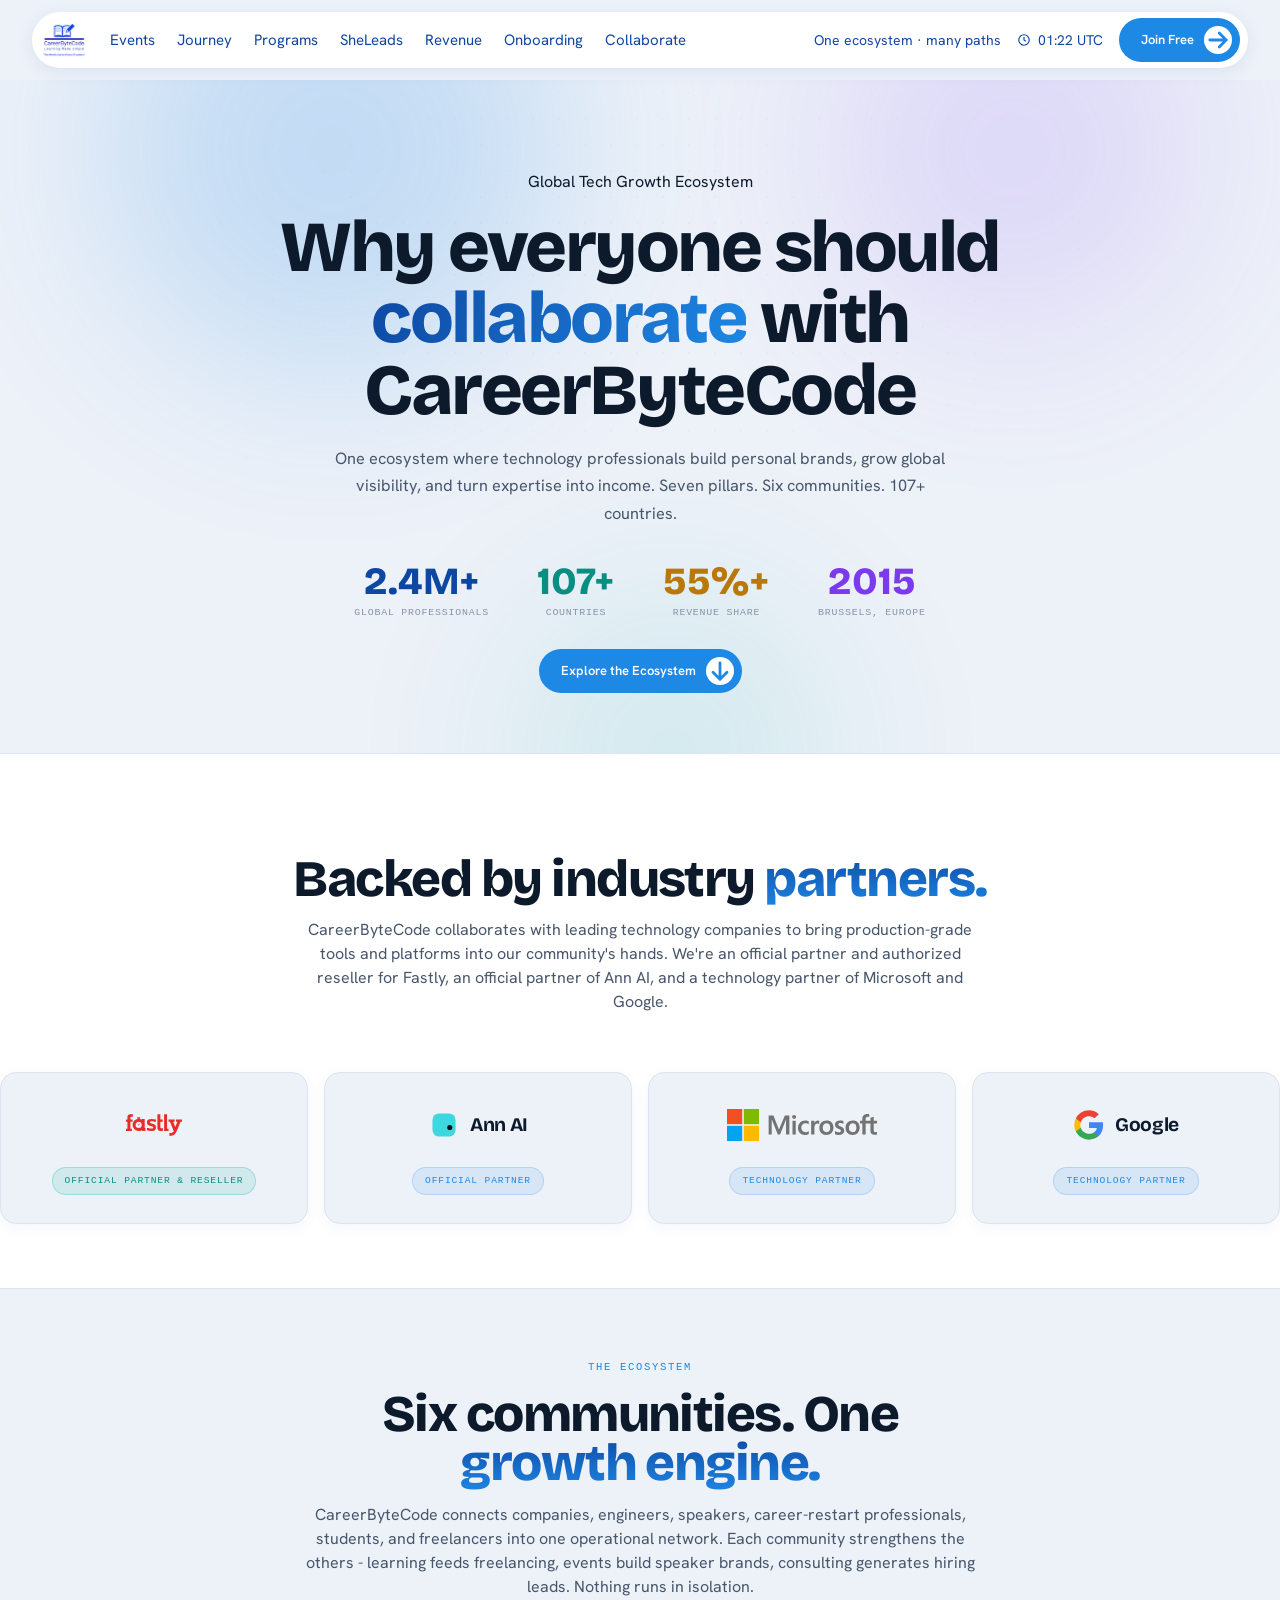
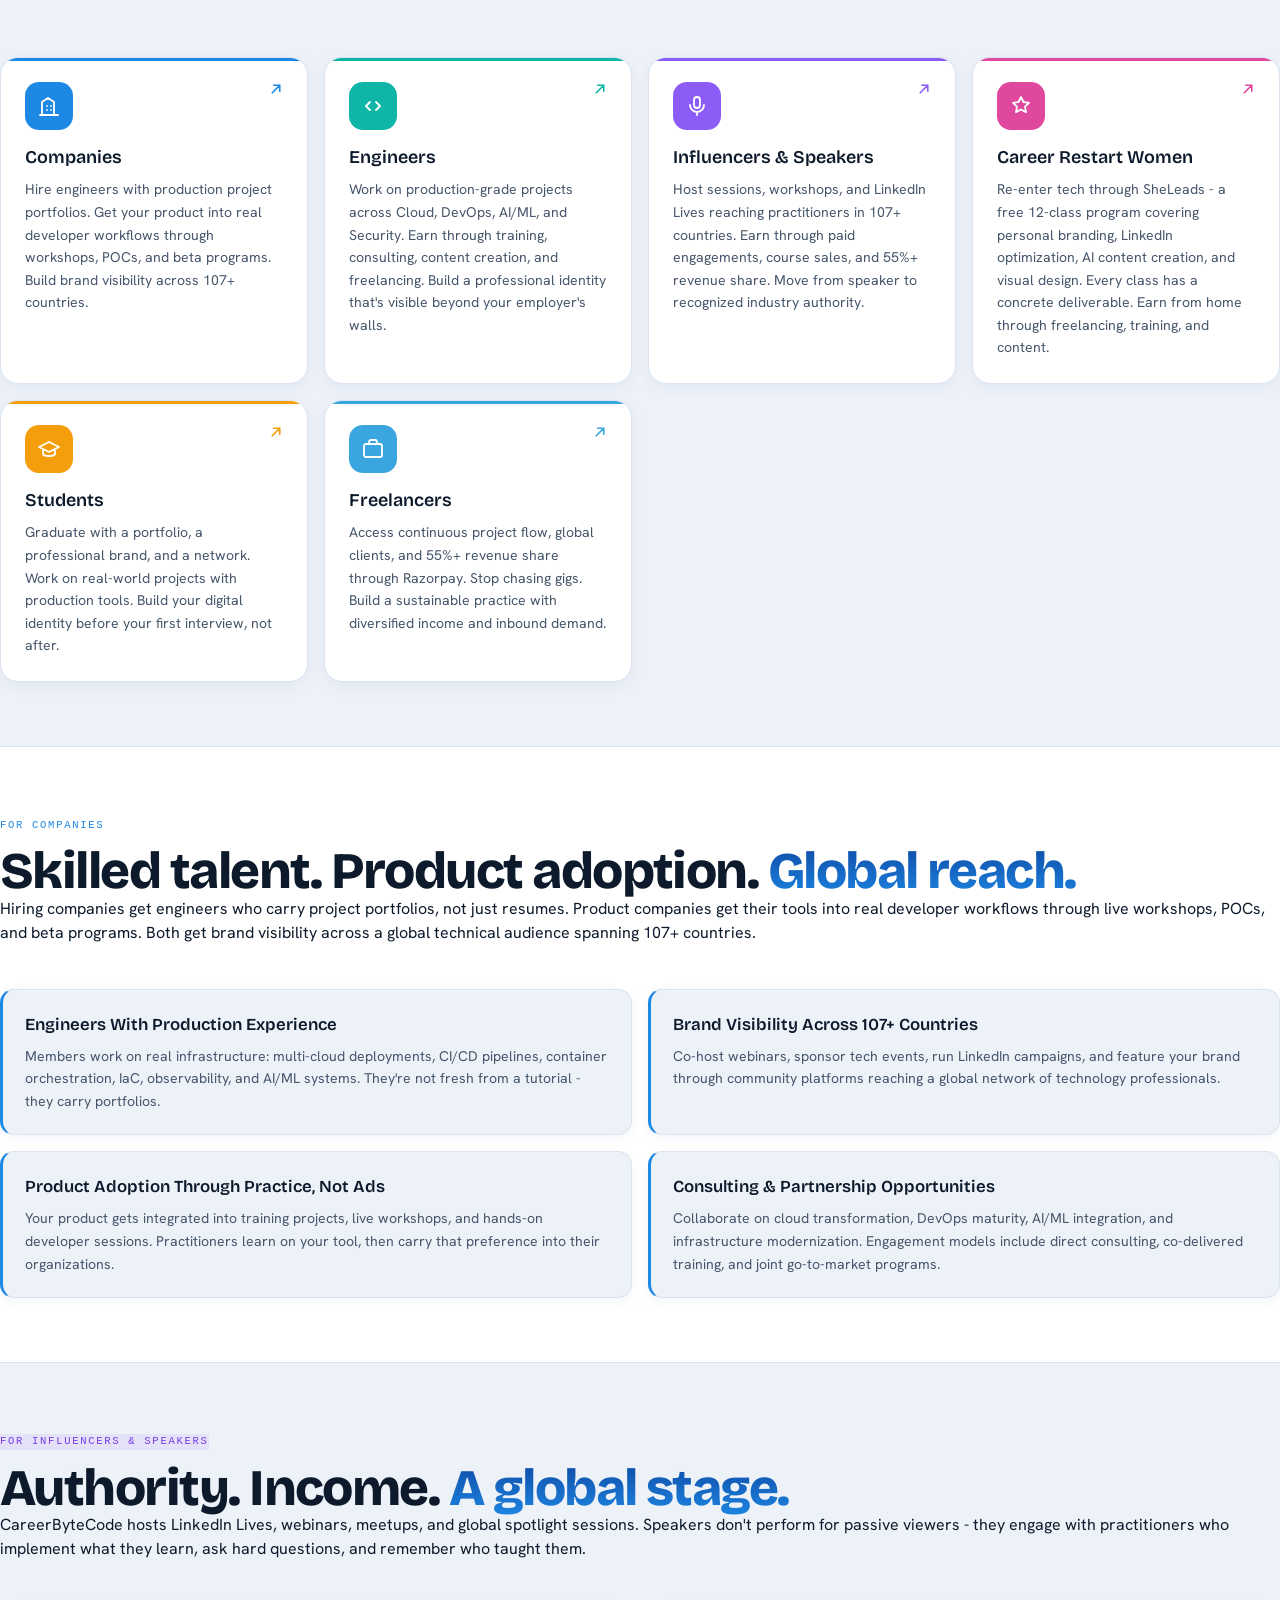
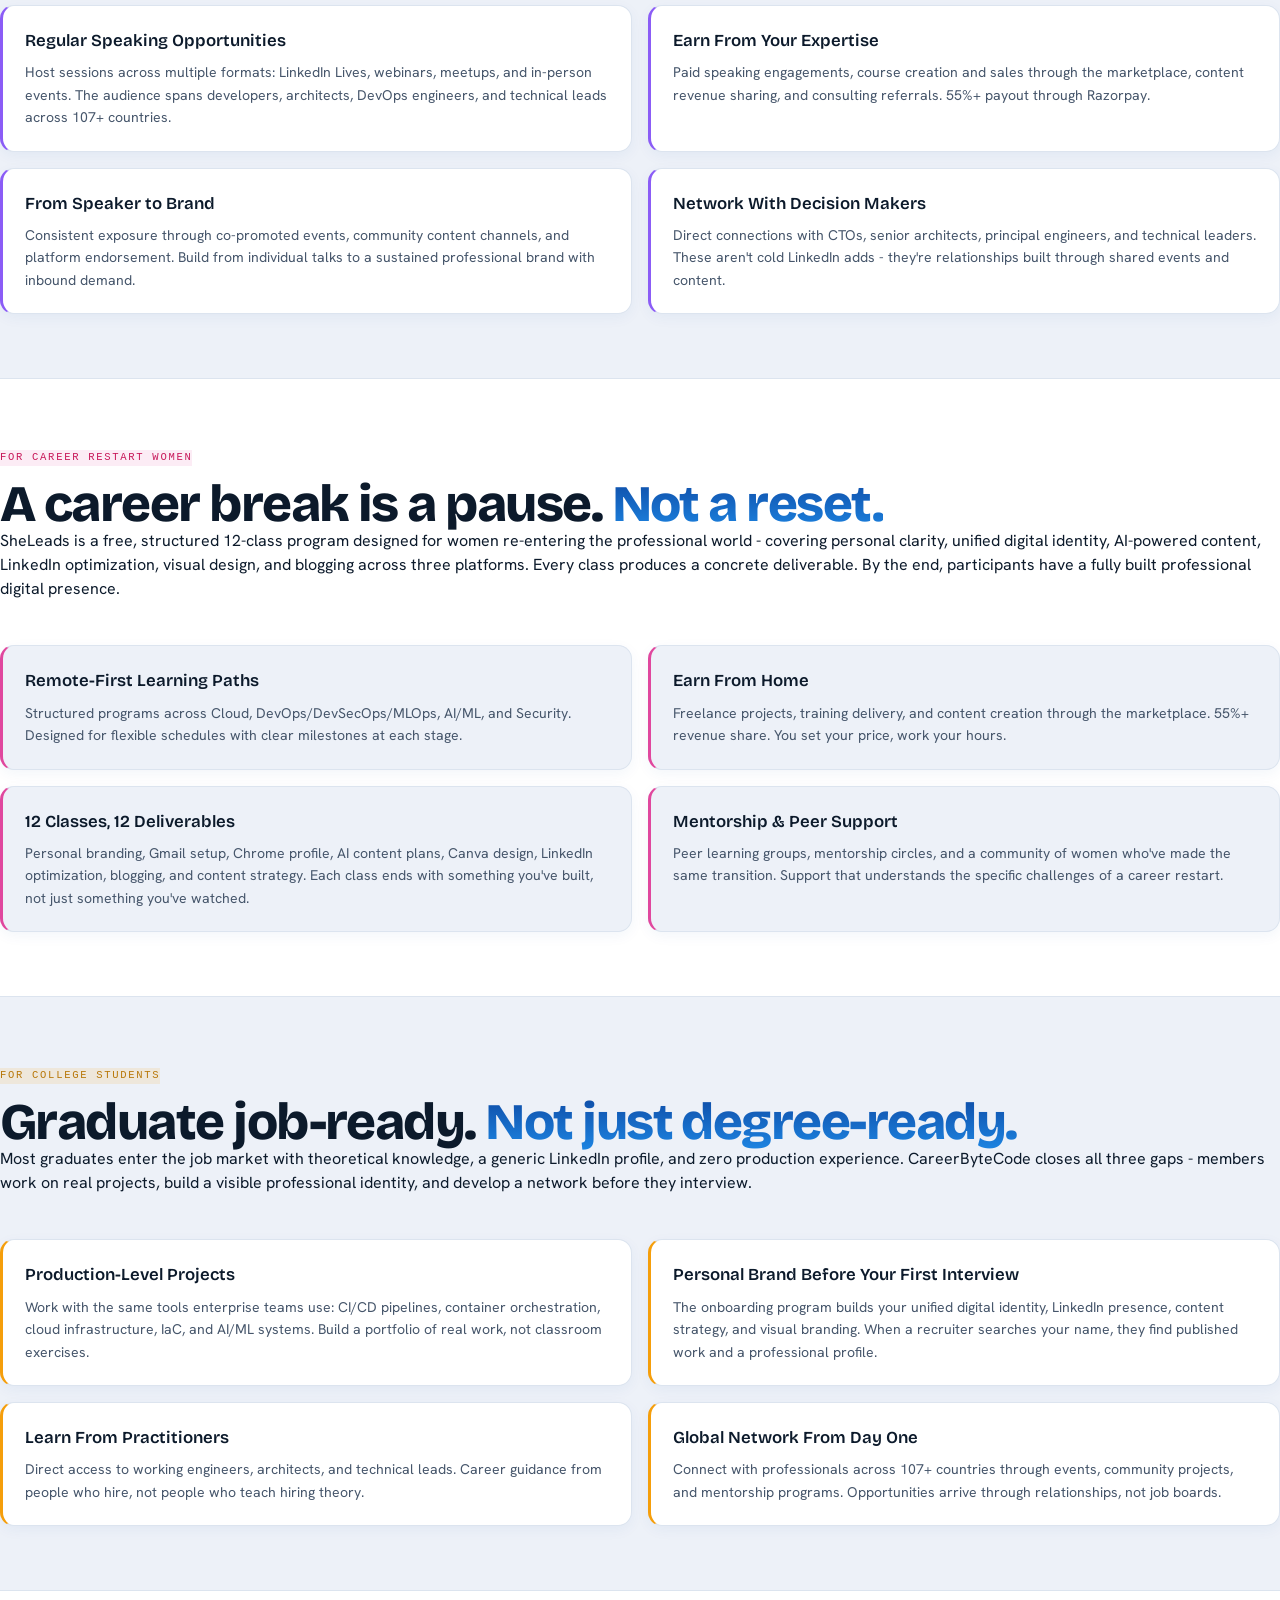
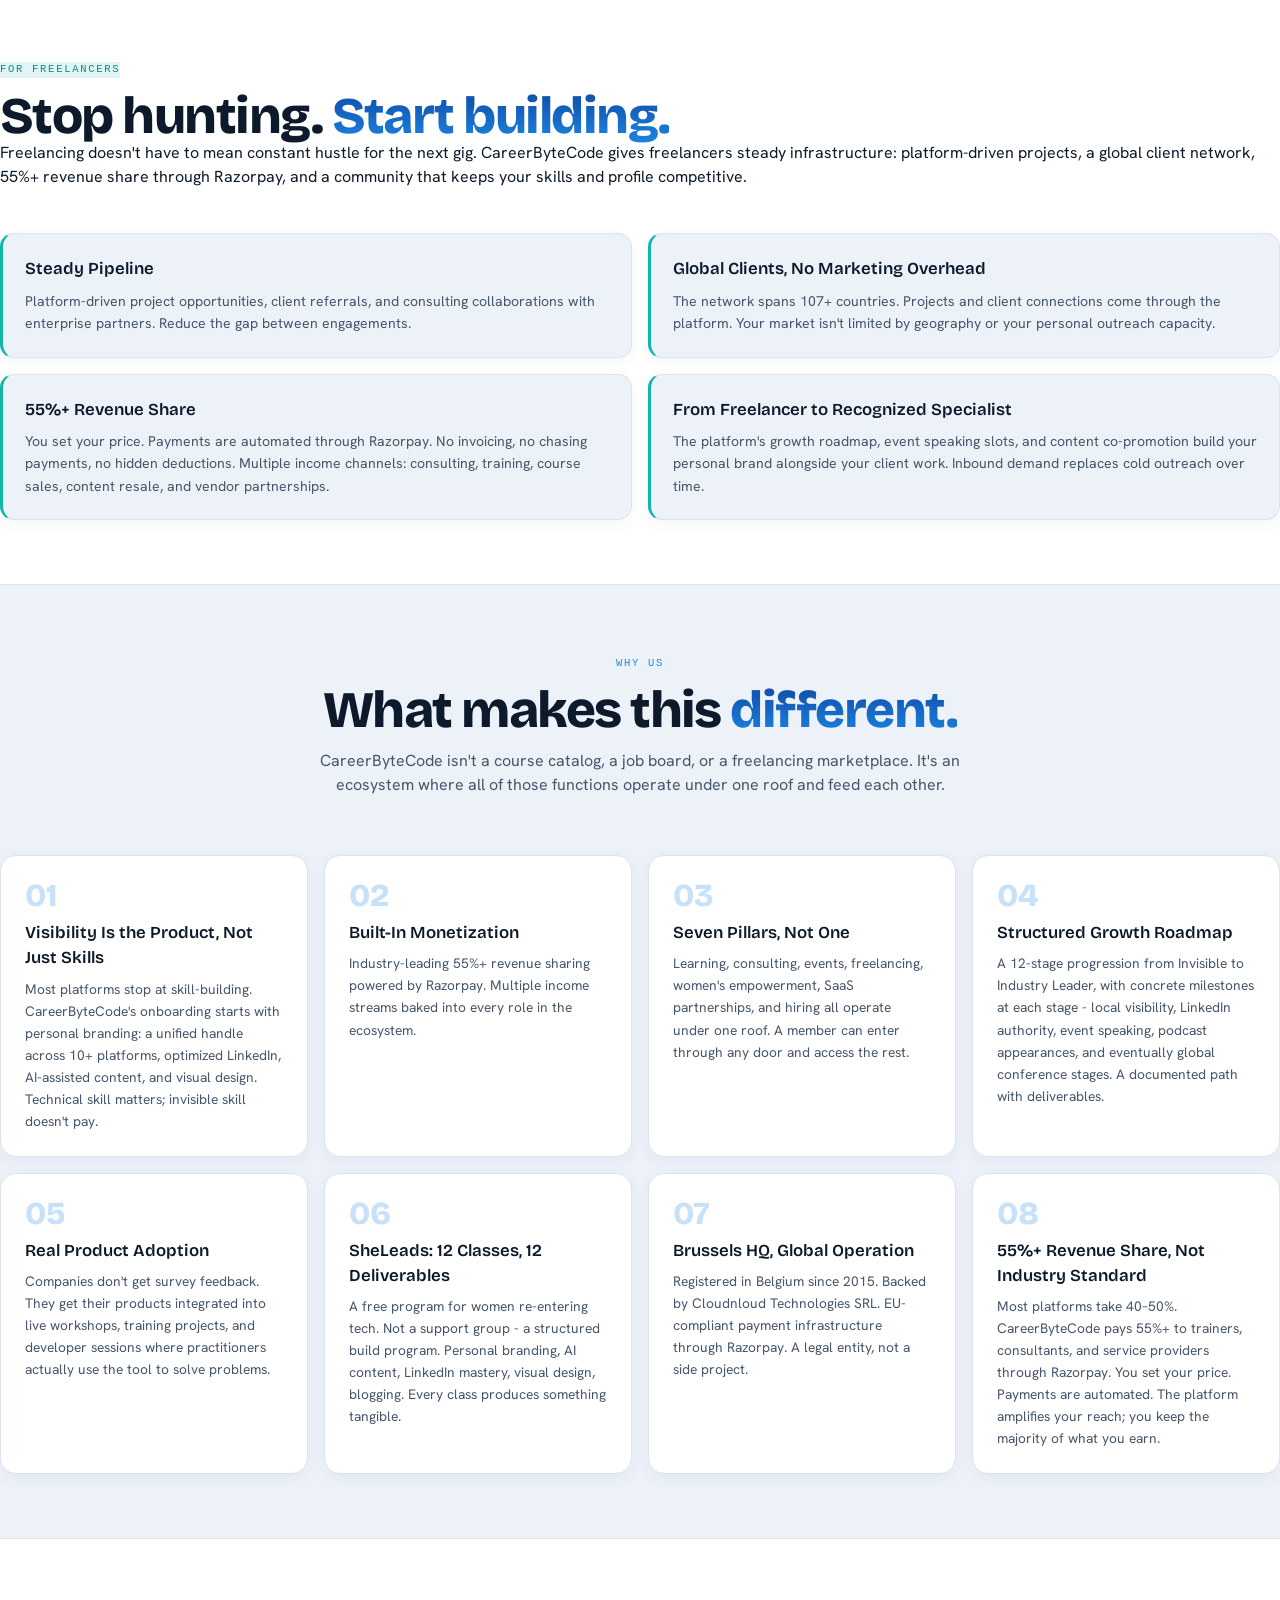
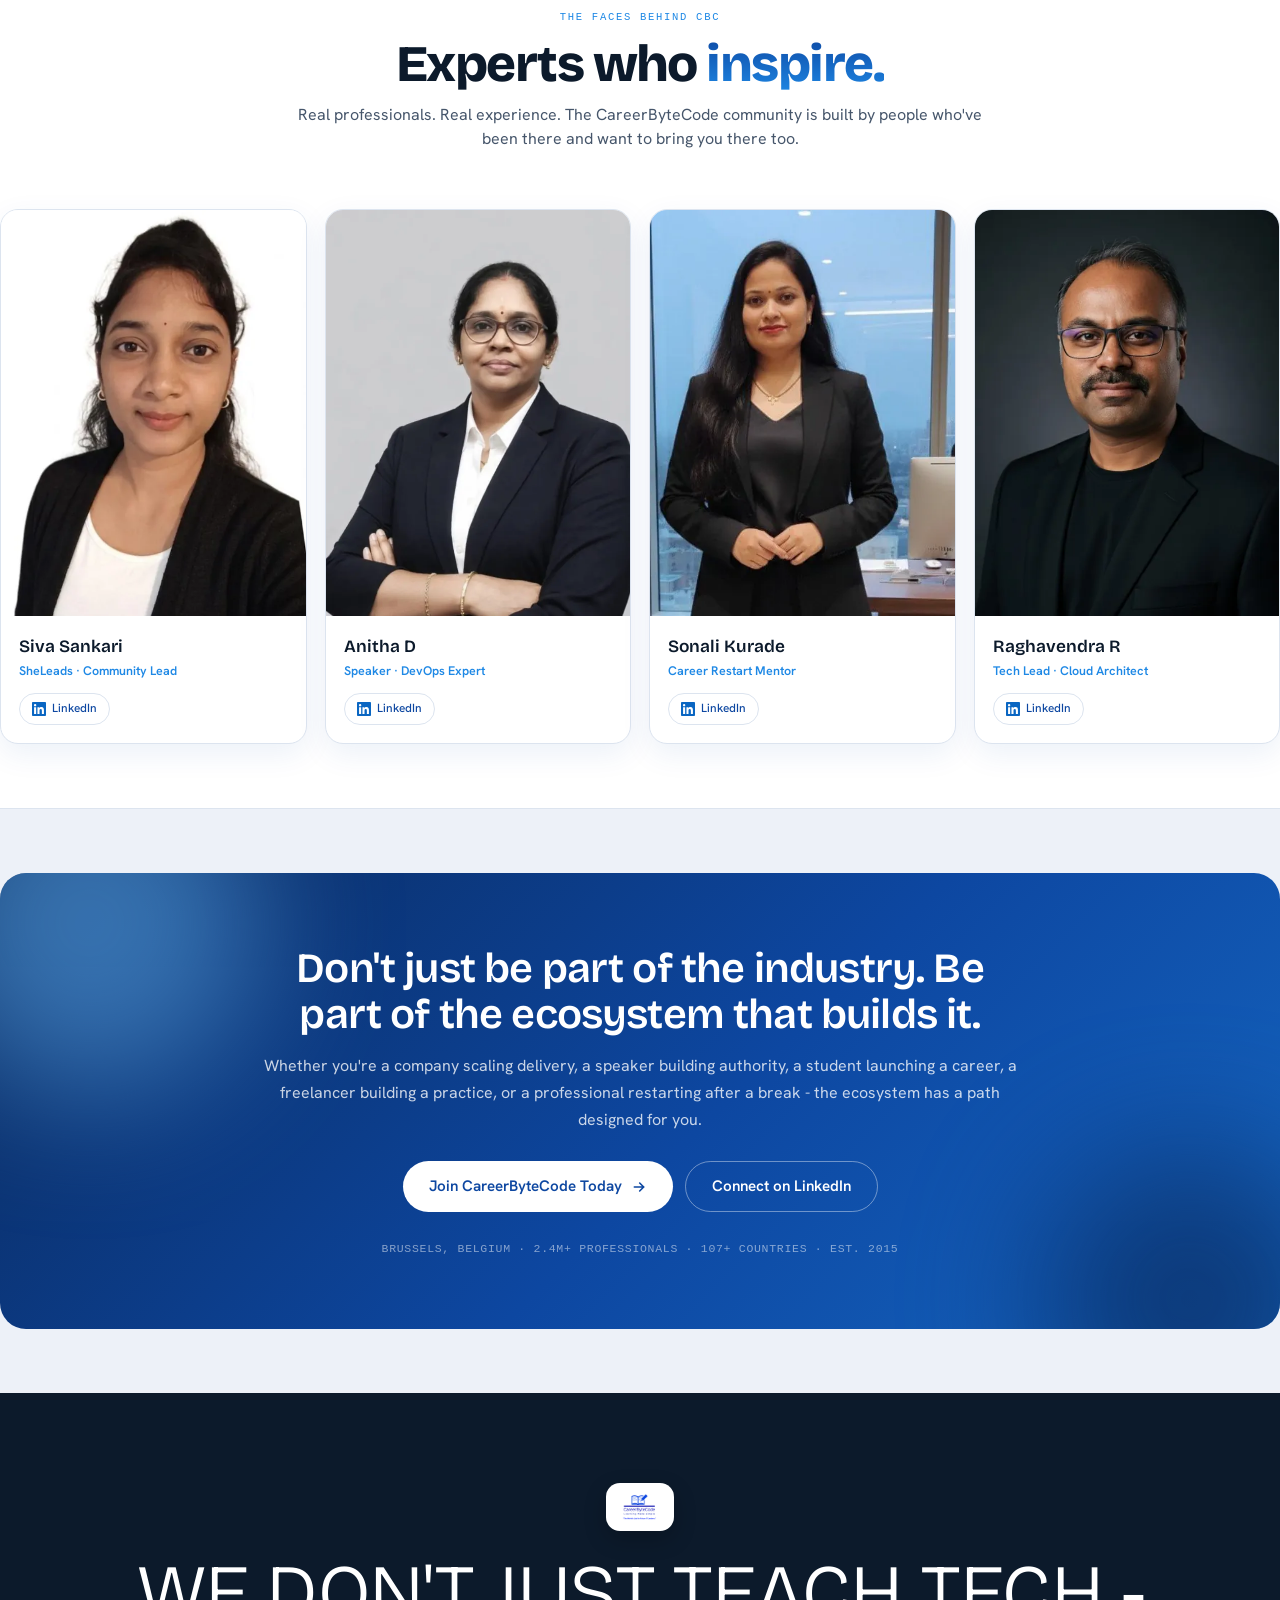
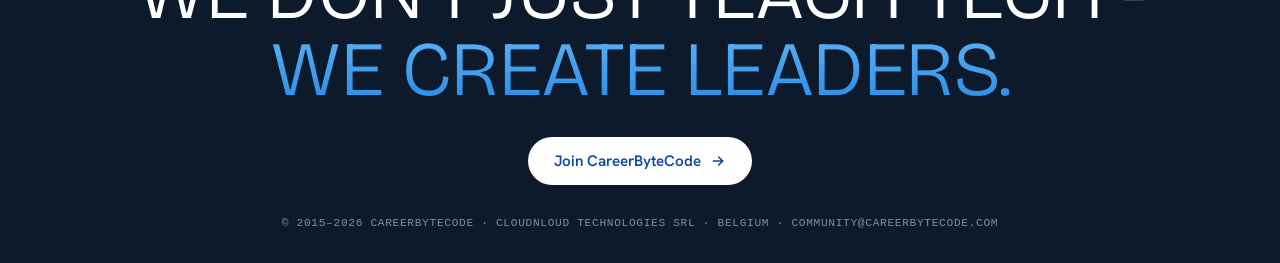
<file: collaborate.html>
<!DOCTYPE html>
<html lang="en">
<head>
<meta charset="UTF-8">
<meta name="viewport" content="width=device-width, initial-scale=1.0">
<meta name="description" content="Why everyone should collaborate with CareerByteCode - one ecosystem connecting companies, engineers, speakers, career-restart women, students & freelancers across 107+ countries.">
<meta property="og:title" content="Collaborate with CareerByteCode">
<meta property="og:description" content="One ecosystem where technology professionals build brands, grow global visibility, and turn expertise into income.">
<meta property="og:type" content="website">
<meta property="og:url" content="https://careerbytecode.github.io/collaborate.html">
<meta property="og:image" content="assets/img/og-image.png">
<meta name="twitter:card" content="summary_large_image">
<meta name="theme-color" content="#EDF1F8">
<link rel="icon" href="assets/img/cbc-logo.png" type="image/png">
<title>Collaborate | CareerByteCode</title>
<link rel="preload" href="assets/fonts/bricolage.woff2" as="font" type="font/woff2" crossorigin>
<link rel="preload" href="assets/fonts/hanken.woff2" as="font" type="font/woff2" crossorigin>
<link rel="stylesheet" href="assets/css/cbc.css">
<style>
/* ===== Collaborate page-specific ===== */
.cl-hero{position:relative;overflow:clip;text-align:center;padding:clamp(46px,7vw,96px) 0 clamp(36px,5vw,60px)}
.cl-hero__bg{position:absolute;inset:0;z-index:0;pointer-events:none}
.cl-hero__bg .blob{position:absolute;border-radius:50%;filter:blur(90px);opacity:.2}
.cl-hero__bg .b1{width:460px;height:460px;background:var(--blue);top:-160px;left:8%}
.cl-hero__bg .b2{width:380px;height:380px;background:#8b5cf6;top:-120px;right:6%;opacity:.16}
.cl-hero__bg .b3{width:320px;height:320px;background:var(--teal);bottom:-160px;left:40%;opacity:.12}
.cl-hero__bg .grid{position:absolute;inset:0;opacity:.5;background-image:radial-gradient(var(--line) 1.1px,transparent 1.2px);background-size:26px 26px;-webkit-mask-image:radial-gradient(ellipse 70% 70% at 50% 30%,#000,transparent 76%);mask-image:radial-gradient(ellipse 70% 70% at 50% 30%,#000,transparent 76%)}
.cl-hero__in{position:relative;z-index:2;max-width:920px;margin:0 auto}
.cl-hero h1{font-family:var(--fd);font-weight:800;font-size:clamp(2.4rem,5.6vw,4.6rem);letter-spacing:-.035em;line-height:1;color:var(--ink)}
.cl-hero h1 .sh{background:linear-gradient(120deg,var(--navy),var(--blue));-webkit-background-clip:text;background-clip:text;-webkit-text-fill-color:transparent}
.cl-hero .sub{color:var(--body);max-width:640px;margin:18px auto 0;line-height:1.7;font-size:1.02rem}
.cl-stats{display:flex;justify-content:center;gap:clamp(20px,4vw,48px);flex-wrap:wrap;margin:34px 0 28px}
.cl-stat{text-align:center}.cl-stat .n{font-family:var(--fd);font-weight:800;font-size:clamp(1.6rem,3vw,2.4rem);line-height:1;color:var(--navy)}
.cl-stat.s2 .n{color:#0a8e82}.cl-stat.s3 .n{color:#b8780a}.cl-stat.s4 .n{color:#7c3aed}
.cl-stat .l{font-family:var(--fm);font-size:.62rem;text-transform:uppercase;letter-spacing:.08em;color:var(--muted);margin-top:6px}

/* ecosystem grid */
.eco{display:grid;grid-template-columns:repeat(auto-fill,minmax(300px,1fr));gap:16px}
.ecoc{position:relative;display:block;background:#fff;border:1px solid var(--line);border-radius:18px;padding:24px;box-shadow:0 4px 16px rgba(13,71,161,.05);transition:transform .2s,box-shadow .25s,border-color .25s;overflow:hidden}
.ecoc::before{content:"";position:absolute;top:0;left:0;right:0;height:3px;background:var(--acc,var(--blue))}
.ecoc:hover{transform:translateY(-4px);box-shadow:0 16px 34px rgba(13,71,161,.12);border-color:var(--acc,var(--blue))}
.ecoc .ar{position:absolute;top:22px;right:22px;color:var(--acc,var(--blue));transition:transform .25s}
.ecoc:hover .ar{transform:translate(3px,-3px)}
.ecoc .ic{width:48px;height:48px;border-radius:14px;display:grid;place-items:center;color:#fff;background:var(--acc,var(--blue));margin-bottom:14px}.ecoc .ic svg{width:24px;height:24px}
.ecoc h3{font-family:var(--fd);font-weight:600;font-size:1.12rem;color:var(--ink);margin-bottom:8px}
.ecoc p{font-size:.88rem;color:var(--body);line-height:1.6}
.acc-blue{--acc:#1E88E5}.acc-green{--acc:#0FB5A6}.acc-purple{--acc:#8b5cf6}.acc-rose{--acc:#E0479E}.acc-gold{--acc:#F59E0B}.acc-cyan{--acc:#3aa6e0}

/* white band sections */
.bandw{background:#fff;border-top:1px solid var(--line);border-bottom:1px solid var(--line)}

/* benefit cards */
.bgrid{display:grid;grid-template-columns:1fr 1fr;gap:16px}
@media(max-width:780px){.bgrid{grid-template-columns:1fr}}
.bcard{background:#fff;border:1px solid var(--line);border-left:3px solid var(--acc,var(--blue));border-radius:14px;padding:22px;box-shadow:0 4px 14px rgba(13,71,161,.05);transition:transform .2s,box-shadow .25s}
.bcard:hover{transform:translateY(-3px);box-shadow:0 14px 30px rgba(13,71,161,.1)}
.bandw .bcard{background:var(--canvas)}
.bcard h3{font-family:var(--fd);font-weight:600;font-size:1.05rem;color:var(--ink);margin-bottom:8px}
.bcard p{font-size:.88rem;color:var(--body);line-height:1.6}

/* differentiators */
.diff{display:grid;grid-template-columns:repeat(auto-fill,minmax(300px,1fr));gap:16px}
.diffc{background:#fff;border:1px solid var(--line);border-radius:16px;padding:24px;box-shadow:0 4px 16px rgba(13,71,161,.05);transition:transform .2s,box-shadow .25s}
.diffc:hover{transform:translateY(-3px);box-shadow:0 14px 30px rgba(13,71,161,.1)}
.diffc .num{font-family:var(--fd);font-weight:800;font-size:2rem;color:rgba(30,136,229,.25);line-height:1;margin-bottom:8px}
.diffc h3{font-family:var(--fd);font-weight:600;font-size:1.05rem;color:var(--ink);margin-bottom:7px}
.diffc p{font-size:.86rem;color:var(--body);line-height:1.6}

/* cta */
.cl-cta{position:relative;overflow:hidden;background:linear-gradient(135deg,#0a2a5e,#0D47A1 55%,#1565c0);border-radius:26px;padding:clamp(40px,6vw,72px) clamp(20px,4vw,48px);text-align:center;color:#fff}
.cl-cta__orb{position:absolute;border-radius:50%;filter:blur(70px);opacity:.5;pointer-events:none}
.cl-cta__orb1{width:340px;height:340px;background:var(--sky);top:-120px;left:-80px}.cl-cta__orb2{width:300px;height:300px;background:#0a2a5e;bottom:-120px;right:-60px;opacity:.7}
.cl-cta__in{position:relative;z-index:2;max-width:760px;margin:0 auto}
.cl-cta h2{font-family:var(--fd);font-weight:600;font-size:clamp(1.7rem,3.6vw,2.6rem);color:#fff;letter-spacing:-.02em;line-height:1.12;margin-bottom:14px}
.cl-cta p{color:rgba(255,255,255,.78);line-height:1.7;margin-bottom:28px}
.cl-cta__btns{display:flex;gap:12px;justify-content:center;flex-wrap:wrap}
.cl-cta__foot{font-family:var(--fm);font-size:.72rem;color:rgba(255,255,255,.5);letter-spacing:.06em;text-transform:uppercase;margin-top:28px}
#leaders .person__r{font-size:.78rem}

/* official partners */
.ptn-grid{display:grid;grid-template-columns:repeat(4,1fr);gap:16px}
@media(max-width:860px){.ptn-grid{grid-template-columns:1fr 1fr}}
@media(max-width:460px){.ptn-grid{grid-template-columns:1fr}}
.ptnc{background:var(--canvas);border:1px solid var(--line);border-radius:16px;padding:28px 20px;text-align:center;display:flex;flex-direction:column;align-items:center;justify-content:space-between;gap:18px;box-shadow:0 4px 14px rgba(13,71,161,.05);transition:transform .2s,box-shadow .25s,border-color .25s}
.ptnc:hover{transform:translateY(-4px);box-shadow:0 16px 34px rgba(13,71,161,.12);border-color:var(--blue)}
.ptnc__logo{flex:1;min-height:48px;display:flex;align-items:center;justify-content:center;gap:10px}
.ptnc__logo img{height:32px;width:auto;max-width:160px;object-fit:contain;display:block}
.ptnc__wm{font-family:var(--fd);font-weight:700;font-size:1.2rem;color:var(--ink);letter-spacing:-.02em}
.ptnc__tag{font-family:var(--fm);font-size:.6rem;text-transform:uppercase;letter-spacing:.09em;color:var(--blue);background:rgba(30,136,229,.1);border:1px solid rgba(30,136,229,.2);padding:6px 12px;border-radius:999px;white-space:nowrap}
.ptnc__tag.is-reseller{color:#0a8e82;background:rgba(15,181,166,.12);border-color:rgba(15,181,166,.28)}
</style>
</head>
<body>

<!-- NAV -->
<header class="nav4">
  <div class="wrap">
    <div class="navp">
      <div class="navp__l">
        <a href="index.html" aria-label="CareerByteCode home"><img class="navp__logoimg" src="assets/img/cbc-logo.png" alt="CareerByteCode"></a>
        <nav class="navp__links">
          <a href="events.html">Events</a><a href="journey.html">Journey</a><a href="programs.html">Programs</a><a href="sheleads.html">SheLeads</a><a href="revenue-models.html">Revenue</a><a href="onboarding.html">Onboarding</a><a href="collaborate.html">Collaborate</a>
        </nav>
      </div>
      <div class="navp__r">
        <span class="navp__note">One ecosystem · many paths</span>
        <span class="navp__clock"><svg viewBox="0 0 24 24" fill="none" stroke="currentColor" stroke-width="2"><circle cx="12" cy="12" r="9"/><path d="M12 7v5l3 2"/></svg><span data-clock>--:--</span></span>
        <a class="btx btx--blue" href="https://www.linkedin.com/company/careerbytecode" target="_blank" rel="noopener noreferrer"><span class="roll"><span class="roll__in"><span>Join Free</span><span>Join Free</span></span></span><span class="btx__c"><svg viewBox="0 0 24 24" fill="none" stroke="currentColor" stroke-width="2.4" stroke-linecap="round"><path d="M5 12h14M13 6l6 6-6 6"/></svg></span></a>
        <button class="navp__menu" type="button" aria-label="Menu"><svg width="18" height="18" viewBox="0 0 24 24" fill="none" stroke="currentColor" stroke-width="2" stroke-linecap="round"><path d="M3 6h18M3 12h18M3 18h18"/></svg></button>
      </div>
    </div>
  </div>
</header>

<main>

<!-- HERO -->
<section class="cl-hero" id="hero">
  <div class="cl-hero__bg" aria-hidden="true"><div class="grid"></div><div class="blob b1"></div><div class="blob b2"></div><div class="blob b3"></div></div>
  <div class="wrap cl-hero__in">
    <span class="pill fx fx-1"><span class="dot"></span> Global Tech Growth Ecosystem</span>
    <h1 class="fx fx-2" style="margin-top:18px">Why everyone should <span class="sh">collaborate</span> with CareerByteCode</h1>
    <p class="sub fx fx-3">One ecosystem where technology professionals build personal brands, grow global visibility, and turn expertise into income. Seven pillars. Six communities. 107+ countries.</p>
    <div class="cl-stats fx fx-4">
      <div class="cl-stat s1"><div class="n" data-count="2.4M+">2.4M+</div><div class="l">Global Professionals</div></div>
      <div class="cl-stat s2"><div class="n" data-count="107+">107+</div><div class="l">Countries</div></div>
      <div class="cl-stat s3"><div class="n" data-count="55%+">55%+</div><div class="l">Revenue Share</div></div>
      <div class="cl-stat s4"><div class="n">2015</div><div class="l">Brussels, Europe</div></div>
    </div>
    <a class="btx btx--blue fx fx-5" href="#ecosystem"><span class="roll"><span class="roll__in"><span>Explore the Ecosystem</span><span>Explore the Ecosystem</span></span></span><span class="btx__c"><svg viewBox="0 0 24 24" fill="none" stroke="currentColor" stroke-width="2.4" stroke-linecap="round"><path d="M12 5v14M6 13l6 6 6-6"/></svg></span></a>
  </div>
</section>

<!-- OFFICIAL PARTNERS -->
<section class="bandw" id="partners"><div class="sec--tight wrap">
  <div class="shead"><span class="eye rv">Official Partnerships</span><h2 class="h2v rv" data-d="1">Backed by industry <span class="pop">partners.</span></h2><p class="rv" data-d="2">CareerByteCode collaborates with leading technology companies to bring production-grade tools and platforms into our community's hands. We're an official partner and authorized reseller for Fastly, an official partner of Ann AI, and a technology partner of Microsoft and Google.</p></div>
  <div class="ptn-grid">
    <a class="ptnc rv" href="https://www.fastly.com/" target="_blank" rel="noopener noreferrer"><span class="ptnc__logo"><img src="assets/img/fastly-logo.svg" alt="Fastly"></span><span class="ptnc__tag is-reseller">Official Partner &amp; Reseller</span></a>
    <a class="ptnc rv" data-d="1" href="https://ann-ai.com/" target="_blank" rel="noopener noreferrer"><span class="ptnc__logo"><img src="assets/img/ann-ai-logo.svg" alt="Ann AI"><span class="ptnc__wm">Ann AI</span></span><span class="ptnc__tag">Official Partner</span></a>
    <a class="ptnc rv" data-d="2" href="https://www.microsoft.com/" target="_blank" rel="noopener noreferrer"><span class="ptnc__logo"><img src="assets/img/microsoft-logo.svg" alt="Microsoft"></span><span class="ptnc__tag">Technology Partner</span></a>
    <a class="ptnc rv" data-d="3" href="https://www.google.com/" target="_blank" rel="noopener noreferrer"><span class="ptnc__logo"><img src="assets/img/google-logo.svg" alt="Google"><span class="ptnc__wm">Google</span></span><span class="ptnc__tag">Technology Partner</span></a>
  </div>
</div></section>

<!-- ECOSYSTEM -->
<section class="sec--tight wrap" id="ecosystem">
  <div class="shead"><span class="eye rv">The Ecosystem</span><h2 class="h2v rv" data-d="1">Six communities. One <span class="pop">growth engine.</span></h2><p class="rv" data-d="2">CareerByteCode connects companies, engineers, speakers, career-restart professionals, students, and freelancers into one operational network. Each community strengthens the others - learning feeds freelancing, events build speaker brands, consulting generates hiring leads. Nothing runs in isolation.</p></div>
  <div class="eco">
    <a class="ecoc acc-blue rv" href="#companies"><span class="ar"><svg width="18" height="18" viewBox="0 0 24 24" fill="none" stroke="currentColor" stroke-width="2.2" stroke-linecap="round"><path d="M7 17L17 7M9 7h8v8"/></svg></span><span class="ic"><svg viewBox="0 0 24 24" fill="none" stroke="currentColor" stroke-width="1.8" stroke-linecap="round" stroke-linejoin="round"><path d="M3 21h18M5 21V8l6-4 6 4v13M10 12h0M14 12h0M10 16h0M14 16h0"/></svg></span><h3>Companies</h3><p>Hire engineers with production project portfolios. Get your product into real developer workflows through workshops, POCs, and beta programs. Build brand visibility across 107+ countries.</p></a>
    <a class="ecoc acc-green rv" data-d="1" href="#engineers"><span class="ar"><svg width="18" height="18" viewBox="0 0 24 24" fill="none" stroke="currentColor" stroke-width="2.2" stroke-linecap="round"><path d="M7 17L17 7M9 7h8v8"/></svg></span><span class="ic"><svg viewBox="0 0 24 24" fill="none" stroke="currentColor" stroke-width="1.8" stroke-linecap="round" stroke-linejoin="round"><path d="M9 8l-4 4 4 4M15 8l4 4-4 4"/></svg></span><h3>Engineers</h3><p>Work on production-grade projects across Cloud, DevOps, AI/ML, and Security. Earn through training, consulting, content creation, and freelancing. Build a professional identity that's visible beyond your employer's walls.</p></a>
    <a class="ecoc acc-purple rv" data-d="2" href="#speakers"><span class="ar"><svg width="18" height="18" viewBox="0 0 24 24" fill="none" stroke="currentColor" stroke-width="2.2" stroke-linecap="round"><path d="M7 17L17 7M9 7h8v8"/></svg></span><span class="ic"><svg viewBox="0 0 24 24" fill="none" stroke="currentColor" stroke-width="1.8" stroke-linecap="round" stroke-linejoin="round"><rect x="9" y="3" width="6" height="11" rx="3"/><path d="M5 11a7 7 0 0 0 14 0M12 18v3"/></svg></span><h3>Influencers &amp; Speakers</h3><p>Host sessions, workshops, and LinkedIn Lives reaching practitioners in 107+ countries. Earn through paid engagements, course sales, and 55%+ revenue share. Move from speaker to recognized industry authority.</p></a>
    <a class="ecoc acc-rose rv" href="#women"><span class="ar"><svg width="18" height="18" viewBox="0 0 24 24" fill="none" stroke="currentColor" stroke-width="2.2" stroke-linecap="round"><path d="M7 17L17 7M9 7h8v8"/></svg></span><span class="ic"><svg viewBox="0 0 24 24" fill="none" stroke="currentColor" stroke-width="1.8" stroke-linecap="round" stroke-linejoin="round"><path d="M12 3l2.5 5 5.5.8-4 3.9 1 5.4-5-2.6-5 2.6 1-5.4-4-3.9 5.5-.8z"/></svg></span><h3>Career Restart Women</h3><p>Re-enter tech through SheLeads - a free 12-class program covering personal branding, LinkedIn optimization, AI content creation, and visual design. Every class has a concrete deliverable. Earn from home through freelancing, training, and content.</p></a>
    <a class="ecoc acc-gold rv" data-d="1" href="#students"><span class="ar"><svg width="18" height="18" viewBox="0 0 24 24" fill="none" stroke="currentColor" stroke-width="2.2" stroke-linecap="round"><path d="M7 17L17 7M9 7h8v8"/></svg></span><span class="ic"><svg viewBox="0 0 24 24" fill="none" stroke="currentColor" stroke-width="1.8" stroke-linecap="round" stroke-linejoin="round"><path d="M22 10L12 5 2 10l10 5 10-5zM6 12v5c0 1 3 2 6 2s6-1 6-2v-5"/></svg></span><h3>Students</h3><p>Graduate with a portfolio, a professional brand, and a network. Work on real-world projects with production tools. Build your digital identity before your first interview, not after.</p></a>
    <a class="ecoc acc-cyan rv" data-d="2" href="#freelancers"><span class="ar"><svg width="18" height="18" viewBox="0 0 24 24" fill="none" stroke="currentColor" stroke-width="2.2" stroke-linecap="round"><path d="M7 17L17 7M9 7h8v8"/></svg></span><span class="ic"><svg viewBox="0 0 24 24" fill="none" stroke="currentColor" stroke-width="1.8" stroke-linecap="round" stroke-linejoin="round"><rect x="3" y="7" width="18" height="13" rx="2"/><path d="M8 7V5a2 2 0 0 1 2-2h4a2 2 0 0 1 2 2v2"/></svg></span><h3>Freelancers</h3><p>Access continuous project flow, global clients, and 55%+ revenue share through Razorpay. Stop chasing gigs. Build a sustainable practice with diversified income and inbound demand.</p></a>
  </div>
</section>

<!-- FOR COMPANIES -->
<section class="bandw" id="companies"><div class="sec--tight wrap" style="--acc:#1E88E5">
  <div class="shead--left"><span class="eye rv">For Companies</span><h2 class="h2v rv" data-d="1">Skilled talent. Product adoption. <span class="pop">Global reach.</span></h2><p class="rv" data-d="2">Hiring companies get engineers who carry project portfolios, not just resumes. Product companies get their tools into real developer workflows through live workshops, POCs, and beta programs. Both get brand visibility across a global technical audience spanning 107+ countries.</p></div>
  <div class="bgrid">
    <div class="bcard rv"><h3>Engineers With Production Experience</h3><p>Members work on real infrastructure: multi-cloud deployments, CI/CD pipelines, container orchestration, IaC, observability, and AI/ML systems. They're not fresh from a tutorial - they carry portfolios.</p></div>
    <div class="bcard rv" data-d="1"><h3>Brand Visibility Across 107+ Countries</h3><p>Co-host webinars, sponsor tech events, run LinkedIn campaigns, and feature your brand through community platforms reaching a global network of technology professionals.</p></div>
    <div class="bcard rv"><h3>Product Adoption Through Practice, Not Ads</h3><p>Your product gets integrated into training projects, live workshops, and hands-on developer sessions. Practitioners learn on your tool, then carry that preference into their organizations.</p></div>
    <div class="bcard rv" data-d="1"><h3>Consulting &amp; Partnership Opportunities</h3><p>Collaborate on cloud transformation, DevOps maturity, AI/ML integration, and infrastructure modernization. Engagement models include direct consulting, co-delivered training, and joint go-to-market programs.</p></div>
  </div>
</div></section>

<!-- FOR SPEAKERS -->
<section class="sec--tight wrap" id="speakers" style="--acc:#8b5cf6">
  <div class="shead--left"><span class="eye rv" style="color:#7c3aed;background:rgba(139,92,246,.1)">For Influencers &amp; Speakers</span><h2 class="h2v rv" data-d="1">Authority. Income. <span class="pop">A global stage.</span></h2><p class="rv" data-d="2">CareerByteCode hosts LinkedIn Lives, webinars, meetups, and global spotlight sessions. Speakers don't perform for passive viewers - they engage with practitioners who implement what they learn, ask hard questions, and remember who taught them.</p></div>
  <div class="bgrid">
    <div class="bcard rv"><h3>Regular Speaking Opportunities</h3><p>Host sessions across multiple formats: LinkedIn Lives, webinars, meetups, and in-person events. The audience spans developers, architects, DevOps engineers, and technical leads across 107+ countries.</p></div>
    <div class="bcard rv" data-d="1"><h3>Earn From Your Expertise</h3><p>Paid speaking engagements, course creation and sales through the marketplace, content revenue sharing, and consulting referrals. 55%+ payout through Razorpay.</p></div>
    <div class="bcard rv"><h3>From Speaker to Brand</h3><p>Consistent exposure through co-promoted events, community content channels, and platform endorsement. Build from individual talks to a sustained professional brand with inbound demand.</p></div>
    <div class="bcard rv" data-d="1"><h3>Network With Decision Makers</h3><p>Direct connections with CTOs, senior architects, principal engineers, and technical leaders. These aren't cold LinkedIn adds - they're relationships built through shared events and content.</p></div>
  </div>
</section>

<!-- FOR WOMEN -->
<section class="bandw" id="women"><div class="sec--tight wrap" style="--acc:#E0479E">
  <div class="shead--left"><span class="eye rv" style="color:#c8195a;background:rgba(224,71,158,.1)">For Career Restart Women</span><h2 class="h2v rv" data-d="1">A career break is a pause. <span class="pop">Not a reset.</span></h2><p class="rv" data-d="2">SheLeads is a free, structured 12-class program designed for women re-entering the professional world - covering personal clarity, unified digital identity, AI-powered content, LinkedIn optimization, visual design, and blogging across three platforms. Every class produces a concrete deliverable. By the end, participants have a fully built professional digital presence.</p></div>
  <div class="bgrid">
    <div class="bcard rv"><h3>Remote-First Learning Paths</h3><p>Structured programs across Cloud, DevOps/DevSecOps/MLOps, AI/ML, and Security. Designed for flexible schedules with clear milestones at each stage.</p></div>
    <div class="bcard rv" data-d="1"><h3>Earn From Home</h3><p>Freelance projects, training delivery, and content creation through the marketplace. 55%+ revenue share. You set your price, work your hours.</p></div>
    <div class="bcard rv"><h3>12 Classes, 12 Deliverables</h3><p>Personal branding, Gmail setup, Chrome profile, AI content plans, Canva design, LinkedIn optimization, blogging, and content strategy. Each class ends with something you've built, not just something you've watched.</p></div>
    <div class="bcard rv" data-d="1"><h3>Mentorship &amp; Peer Support</h3><p>Peer learning groups, mentorship circles, and a community of women who've made the same transition. Support that understands the specific challenges of a career restart.</p></div>
  </div>
</div></section>

<!-- FOR STUDENTS -->
<section class="sec--tight wrap" id="students" style="--acc:#F59E0B">
  <div class="shead--left"><span class="eye rv" style="color:#b8780a;background:rgba(245,158,11,.12)">For College Students</span><h2 class="h2v rv" data-d="1">Graduate job-ready. <span class="pop">Not just degree-ready.</span></h2><p class="rv" data-d="2">Most graduates enter the job market with theoretical knowledge, a generic LinkedIn profile, and zero production experience. CareerByteCode closes all three gaps - members work on real projects, build a visible professional identity, and develop a network before they interview.</p></div>
  <div class="bgrid">
    <div class="bcard rv"><h3>Production-Level Projects</h3><p>Work with the same tools enterprise teams use: CI/CD pipelines, container orchestration, cloud infrastructure, IaC, and AI/ML systems. Build a portfolio of real work, not classroom exercises.</p></div>
    <div class="bcard rv" data-d="1"><h3>Personal Brand Before Your First Interview</h3><p>The onboarding program builds your unified digital identity, LinkedIn presence, content strategy, and visual branding. When a recruiter searches your name, they find published work and a professional profile.</p></div>
    <div class="bcard rv"><h3>Learn From Practitioners</h3><p>Direct access to working engineers, architects, and technical leads. Career guidance from people who hire, not people who teach hiring theory.</p></div>
    <div class="bcard rv" data-d="1"><h3>Global Network From Day One</h3><p>Connect with professionals across 107+ countries through events, community projects, and mentorship programs. Opportunities arrive through relationships, not job boards.</p></div>
  </div>
</section>

<!-- FOR FREELANCERS -->
<section class="bandw" id="freelancers"><div class="sec--tight wrap" style="--acc:#0FB5A6">
  <div class="shead--left"><span class="eye rv" style="color:#0a8e82;background:rgba(15,181,166,.12)">For Freelancers</span><h2 class="h2v rv" data-d="1">Stop hunting. <span class="pop">Start building.</span></h2><p class="rv" data-d="2">Freelancing doesn't have to mean constant hustle for the next gig. CareerByteCode gives freelancers steady infrastructure: platform-driven projects, a global client network, 55%+ revenue share through Razorpay, and a community that keeps your skills and profile competitive.</p></div>
  <div class="bgrid">
    <div class="bcard rv"><h3>Steady Pipeline</h3><p>Platform-driven project opportunities, client referrals, and consulting collaborations with enterprise partners. Reduce the gap between engagements.</p></div>
    <div class="bcard rv" data-d="1"><h3>Global Clients, No Marketing Overhead</h3><p>The network spans 107+ countries. Projects and client connections come through the platform. Your market isn't limited by geography or your personal outreach capacity.</p></div>
    <div class="bcard rv"><h3>55%+ Revenue Share</h3><p>You set your price. Payments are automated through Razorpay. No invoicing, no chasing payments, no hidden deductions. Multiple income channels: consulting, training, course sales, content resale, and vendor partnerships.</p></div>
    <div class="bcard rv" data-d="1"><h3>From Freelancer to Recognized Specialist</h3><p>The platform's growth roadmap, event speaking slots, and content co-promotion build your personal brand alongside your client work. Inbound demand replaces cold outreach over time.</p></div>
  </div>
</div></section>

<!-- DIFFERENTIATORS -->
<section class="sec--tight wrap" id="differentiators">
  <div class="shead"><span class="eye rv">Why us</span><h2 class="h2v rv" data-d="1">What makes this <span class="pop">different.</span></h2><p class="rv" data-d="2">CareerByteCode isn't a course catalog, a job board, or a freelancing marketplace. It's an ecosystem where all of those functions operate under one roof and feed each other.</p></div>
  <div class="diff">
    <div class="diffc rv"><div class="num">01</div><h3>Visibility Is the Product, Not Just Skills</h3><p>Most platforms stop at skill-building. CareerByteCode's onboarding starts with personal branding: a unified handle across 10+ platforms, optimized LinkedIn, AI-assisted content, and visual design. Technical skill matters; invisible skill doesn't pay.</p></div>
    <div class="diffc rv" data-d="1"><div class="num">02</div><h3>Built-In Monetization</h3><p>Industry-leading 55%+ revenue sharing powered by Razorpay. Multiple income streams baked into every role in the ecosystem.</p></div>
    <div class="diffc rv" data-d="2"><div class="num">03</div><h3>Seven Pillars, Not One</h3><p>Learning, consulting, events, freelancing, women's empowerment, SaaS partnerships, and hiring all operate under one roof. A member can enter through any door and access the rest.</p></div>
    <div class="diffc rv"><div class="num">04</div><h3>Structured Growth Roadmap</h3><p>A 12-stage progression from Invisible to Industry Leader, with concrete milestones at each stage - local visibility, LinkedIn authority, event speaking, podcast appearances, and eventually global conference stages. A documented path with deliverables.</p></div>
    <div class="diffc rv" data-d="1"><div class="num">05</div><h3>Real Product Adoption</h3><p>Companies don't get survey feedback. They get their products integrated into live workshops, training projects, and developer sessions where practitioners actually use the tool to solve problems.</p></div>
    <div class="diffc rv" data-d="2"><div class="num">06</div><h3>SheLeads: 12 Classes, 12 Deliverables</h3><p>A free program for women re-entering tech. Not a support group - a structured build program. Personal branding, AI content, LinkedIn mastery, visual design, blogging. Every class produces something tangible.</p></div>
    <div class="diffc rv"><div class="num">07</div><h3>Brussels HQ, Global Operation</h3><p>Registered in Belgium since 2015. Backed by Cloudnloud Technologies SRL. EU-compliant payment infrastructure through Razorpay. A legal entity, not a side project.</p></div>
    <div class="diffc rv" data-d="1"><div class="num">08</div><h3>55%+ Revenue Share, Not Industry Standard</h3><p>Most platforms take 40–50%. CareerByteCode pays 55%+ to trainers, consultants, and service providers through Razorpay. You set your price. Payments are automated. The platform amplifies your reach; you keep the majority of what you earn.</p></div>
  </div>
</section>

<!-- LEADERS -->
<section class="bandw" id="leaders"><div class="sec--tight wrap">
  <div class="shead"><span class="eye rv">The Faces Behind CBC</span><h2 class="h2v rv" data-d="1">Experts who <span class="pop">inspire.</span></h2><p class="rv" data-d="2">Real professionals. Real experience. The CareerByteCode community is built by people who've been there and want to bring you there too.</p></div>
  <div class="lead__grid">
    <article class="person rv"><picture><source srcset="assets/img/siva-sankari.webp" type="image/webp"><img src="assets/img/siva-sankari.jpg" alt="Siva Sankari"></picture><div class="person__b"><div class="person__n">Siva Sankari</div><div class="person__r">SheLeads · Community Lead</div><a class="person__li" href="https://www.linkedin.com/in/learnwithsankari/" target="_blank" rel="noopener noreferrer"><svg viewBox="0 0 24 24"><path d="M20.45 20.45h-3.55v-5.57c0-1.33-.02-3.04-1.85-3.04-1.85 0-2.14 1.45-2.14 2.94v5.67H9.35V9h3.41v1.56h.05c.48-.9 1.64-1.85 3.37-1.85 3.6 0 4.27 2.37 4.27 5.46zM5.34 7.43a2.06 2.06 0 1 1 0-4.12 2.06 2.06 0 0 1 0 4.12zM7.12 20.45H3.56V9h3.56zM22.22 0H1.77C.79 0 0 .77 0 1.73v20.54C0 23.23.79 24 1.77 24h20.45c.98 0 1.78-.77 1.78-1.73V1.73C24 .77 23.2 0 22.22 0z"/></svg> LinkedIn</a></div></article>
    <article class="person rv" data-d="1"><picture><source srcset="assets/img/anitha-d.webp" type="image/webp"><img src="assets/img/anitha-d.jpg" alt="Anitha D"></picture><div class="person__b"><div class="person__n">Anitha D</div><div class="person__r">Speaker · DevOps Expert</div><a class="person__li" href="https://www.linkedin.com/in/anidigitalhub/" target="_blank" rel="noopener noreferrer"><svg viewBox="0 0 24 24"><path d="M20.45 20.45h-3.55v-5.57c0-1.33-.02-3.04-1.85-3.04-1.85 0-2.14 1.45-2.14 2.94v5.67H9.35V9h3.41v1.56h.05c.48-.9 1.64-1.85 3.37-1.85 3.6 0 4.27 2.37 4.27 5.46zM5.34 7.43a2.06 2.06 0 1 1 0-4.12 2.06 2.06 0 0 1 0 4.12zM7.12 20.45H3.56V9h3.56zM22.22 0H1.77C.79 0 0 .77 0 1.73v20.54C0 23.23.79 24 1.77 24h20.45c.98 0 1.78-.77 1.78-1.73V1.73C24 .77 23.2 0 22.22 0z"/></svg> LinkedIn</a></div></article>
    <article class="person rv" data-d="2"><picture><source srcset="assets/img/sonali-kurade.webp" type="image/webp"><img src="assets/img/sonali-kurade.jpg" alt="Sonali Kurade"></picture><div class="person__b"><div class="person__n">Sonali Kurade</div><div class="person__r">Career Restart Mentor</div><a class="person__li" href="https://www.linkedin.com/in/techopsbysonali/" target="_blank" rel="noopener noreferrer"><svg viewBox="0 0 24 24"><path d="M20.45 20.45h-3.55v-5.57c0-1.33-.02-3.04-1.85-3.04-1.85 0-2.14 1.45-2.14 2.94v5.67H9.35V9h3.41v1.56h.05c.48-.9 1.64-1.85 3.37-1.85 3.6 0 4.27 2.37 4.27 5.46zM5.34 7.43a2.06 2.06 0 1 1 0-4.12 2.06 2.06 0 0 1 0 4.12zM7.12 20.45H3.56V9h3.56zM22.22 0H1.77C.79 0 0 .77 0 1.73v20.54C0 23.23.79 24 1.77 24h20.45c.98 0 1.78-.77 1.78-1.73V1.73C24 .77 23.2 0 22.22 0z"/></svg> LinkedIn</a></div></article>
    <article class="person rv" data-d="3"><picture><source srcset="assets/img/raghavendra-r.webp" type="image/webp"><img src="assets/img/raghavendra-r.jpg" alt="Raghavendra R"></picture><div class="person__b"><div class="person__n">Raghavendra R</div><div class="person__r">Tech Lead · Cloud Architect</div><a class="person__li" href="https://www.linkedin.com/in/architectraghu/" target="_blank" rel="noopener noreferrer"><svg viewBox="0 0 24 24"><path d="M20.45 20.45h-3.55v-5.57c0-1.33-.02-3.04-1.85-3.04-1.85 0-2.14 1.45-2.14 2.94v5.67H9.35V9h3.41v1.56h.05c.48-.9 1.64-1.85 3.37-1.85 3.6 0 4.27 2.37 4.27 5.46zM5.34 7.43a2.06 2.06 0 1 1 0-4.12 2.06 2.06 0 0 1 0 4.12zM7.12 20.45H3.56V9h3.56zM22.22 0H1.77C.79 0 0 .77 0 1.73v20.54C0 23.23.79 24 1.77 24h20.45c.98 0 1.78-.77 1.78-1.73V1.73C24 .77 23.2 0 22.22 0z"/></svg> LinkedIn</a></div></article>
  </div>
</div></section>

<!-- CTA -->
<section class="sec--tight wrap" id="cta">
  <div class="cl-cta rv">
    <div class="cl-cta__orb cl-cta__orb1"></div><div class="cl-cta__orb cl-cta__orb2"></div>
    <div class="cl-cta__in">
      <h2>Don't just be part of the industry. Be part of the ecosystem that builds it.</h2>
      <p>Whether you're a company scaling delivery, a speaker building authority, a student launching a career, a freelancer building a practice, or a professional restarting after a break - the ecosystem has a path designed for you.</p>
      <div class="cl-cta__btns">
        <a class="wbtn" href="https://www.linkedin.com/in/careerbytecode" target="_blank" rel="noopener noreferrer">Join CareerByteCode Today <svg viewBox="0 0 24 24" fill="none" stroke="currentColor" stroke-width="2.4" stroke-linecap="round"><path d="M5 12h14M13 6l6 6-6 6"/></svg></a>
        <a class="wbtn wbtn--ghost" href="https://www.linkedin.com/company/careerbytecode" target="_blank" rel="noopener noreferrer">Connect on LinkedIn</a>
      </div>
      <div class="cl-cta__foot">Brussels, Belgium · 2.4M+ Professionals · 107+ Countries · Est. 2015</div>
    </div>
  </div>
</section>

</main>

<!-- FOOTER -->
<footer class="foot4">
  <div class="wrap">
    <img class="foot4__logo" src="assets/img/cbc-logo.png" alt="CareerByteCode">
    <div class="foot4__big">We don't just teach tech -<br><em>we create leaders.</em></div>
    <a class="wbtn" href="https://www.linkedin.com/in/careerbytecode" target="_blank" rel="noopener noreferrer">Join CareerByteCode <svg viewBox="0 0 24 24" fill="none" stroke="currentColor" stroke-width="2.4" stroke-linecap="round"><path d="M5 12h14M13 6l6 6-6 6"/></svg></a>
    <div class="foot4__copy">© 2015–2026 CareerByteCode · Cloudnloud Technologies SRL · Belgium · community@careerbytecode.com</div>
  </div>
</footer>

<!-- mobile sheet -->
<div class="sheet">
  <div class="sheet__bg"></div>
  <div class="sheet__p">
    <span class="navp__clock"><svg viewBox="0 0 24 24" fill="none" stroke="currentColor" stroke-width="2"><circle cx="12" cy="12" r="9"/><path d="M12 7v5l3 2"/></svg><span data-clock>--:--</span></span>
    <nav class="sheet__links"><a href="events.html">Events</a><a href="journey.html">Journey</a><a href="programs.html">Programs</a><a href="sheleads.html">SheLeads</a><a href="revenue-models.html">Revenue</a><a href="onboarding.html">Onboarding</a><a href="collaborate.html">Collaborate</a></nav>
    <a class="btx btx--blue" href="https://www.linkedin.com/company/careerbytecode" target="_blank" rel="noopener noreferrer" data-sheet-close><span class="roll"><span class="roll__in"><span>Join Free</span><span>Join Free</span></span></span><span class="btx__c"><svg viewBox="0 0 24 24" fill="none" stroke="currentColor" stroke-width="2.4" stroke-linecap="round"><path d="M5 12h14M13 6l6 6-6 6"/></svg></span></a>
  </div>
</div>

<button class="btt" aria-label="Back to top"><svg viewBox="0 0 24 24" fill="none" stroke="currentColor" stroke-width="2.4" stroke-linecap="round" stroke-linejoin="round"><path d="M12 19V5M5 12l7-7 7 7"/></svg></button>
<script src="assets/js/cbc.js" defer></script>
</body>
</html>
</file>
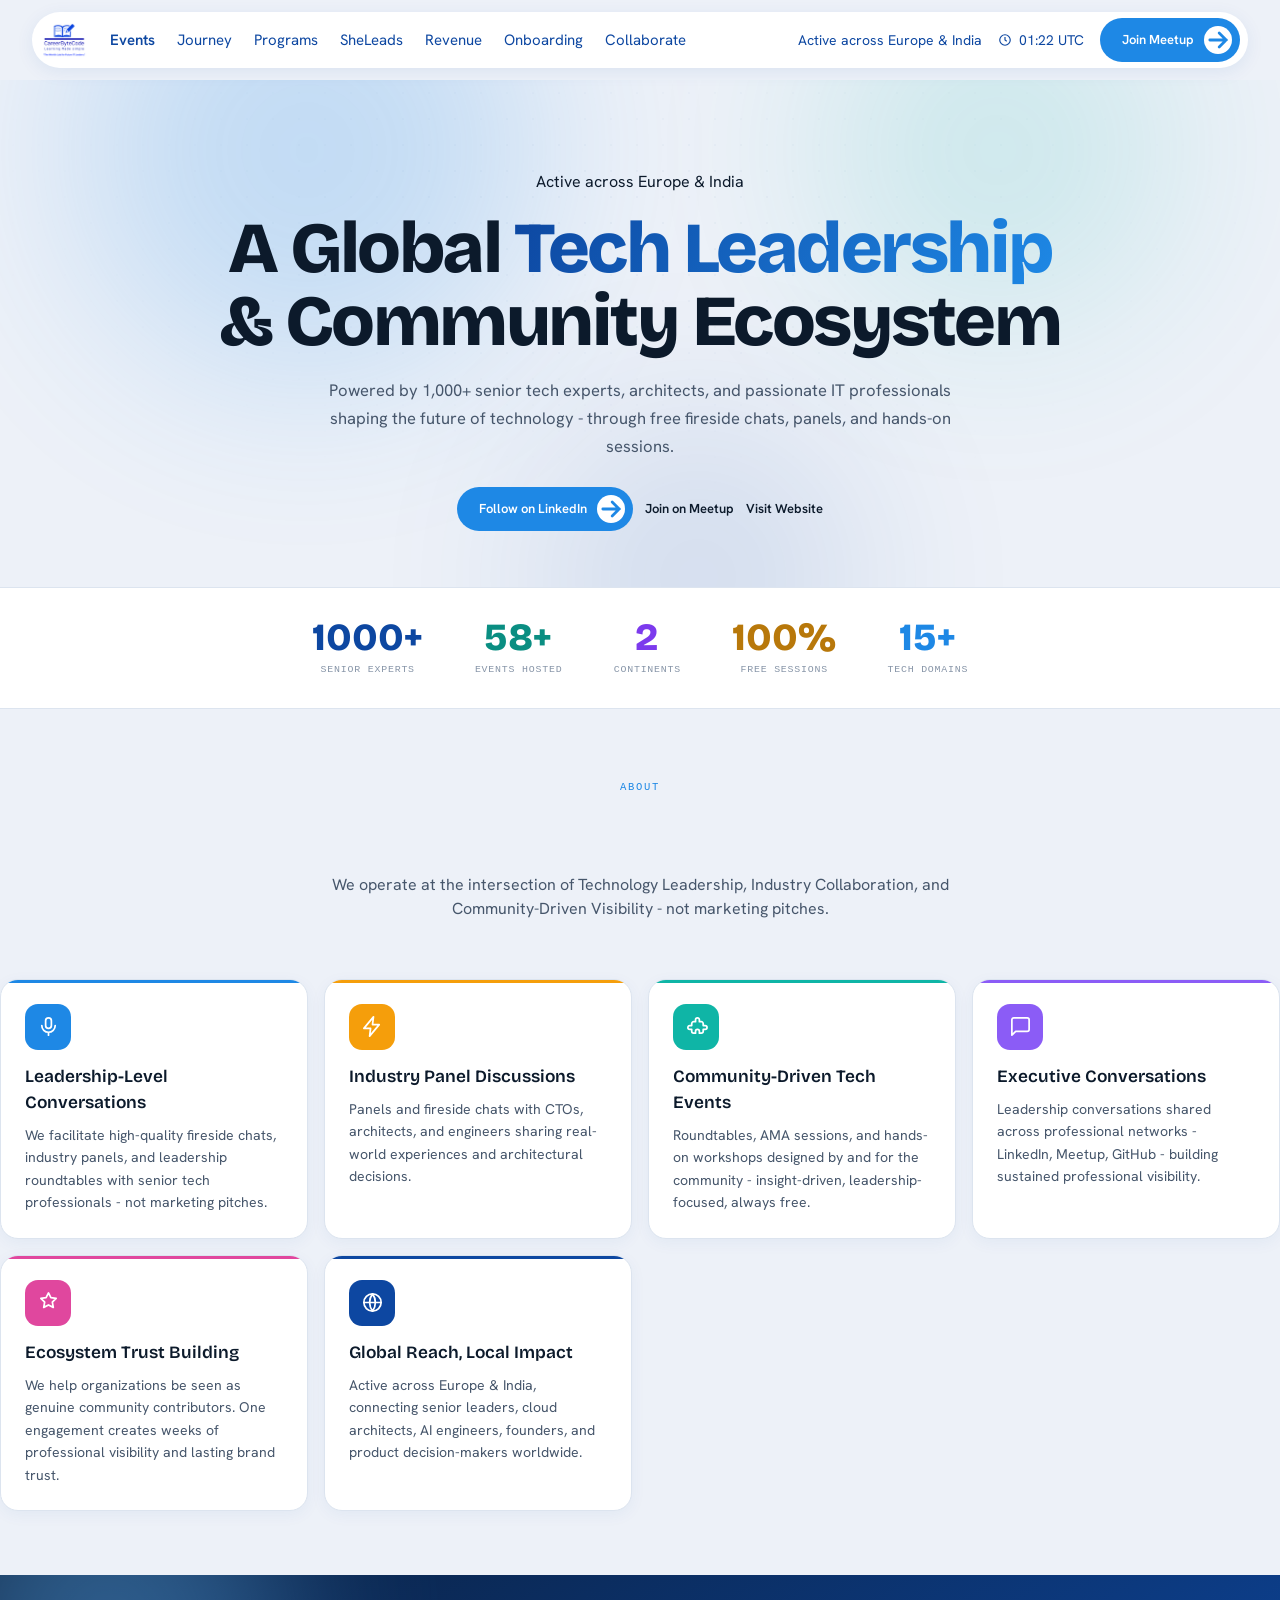
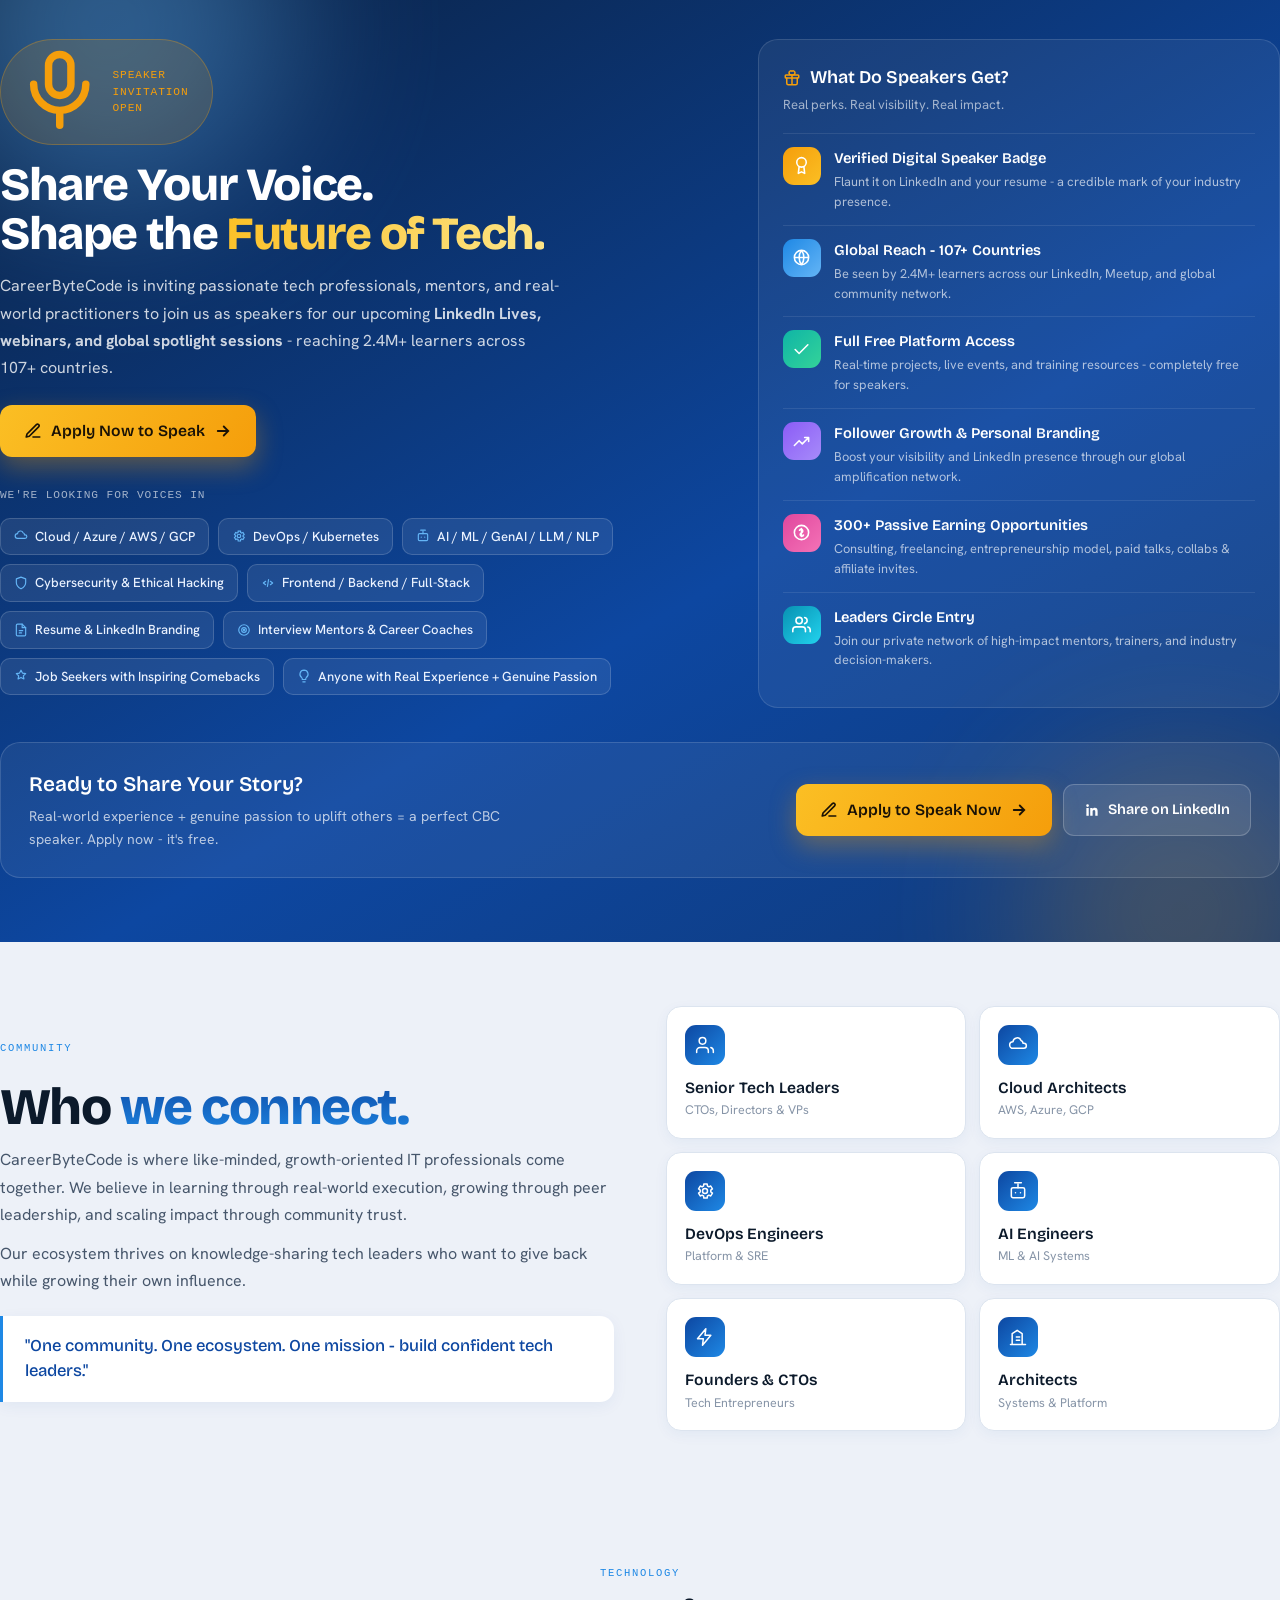
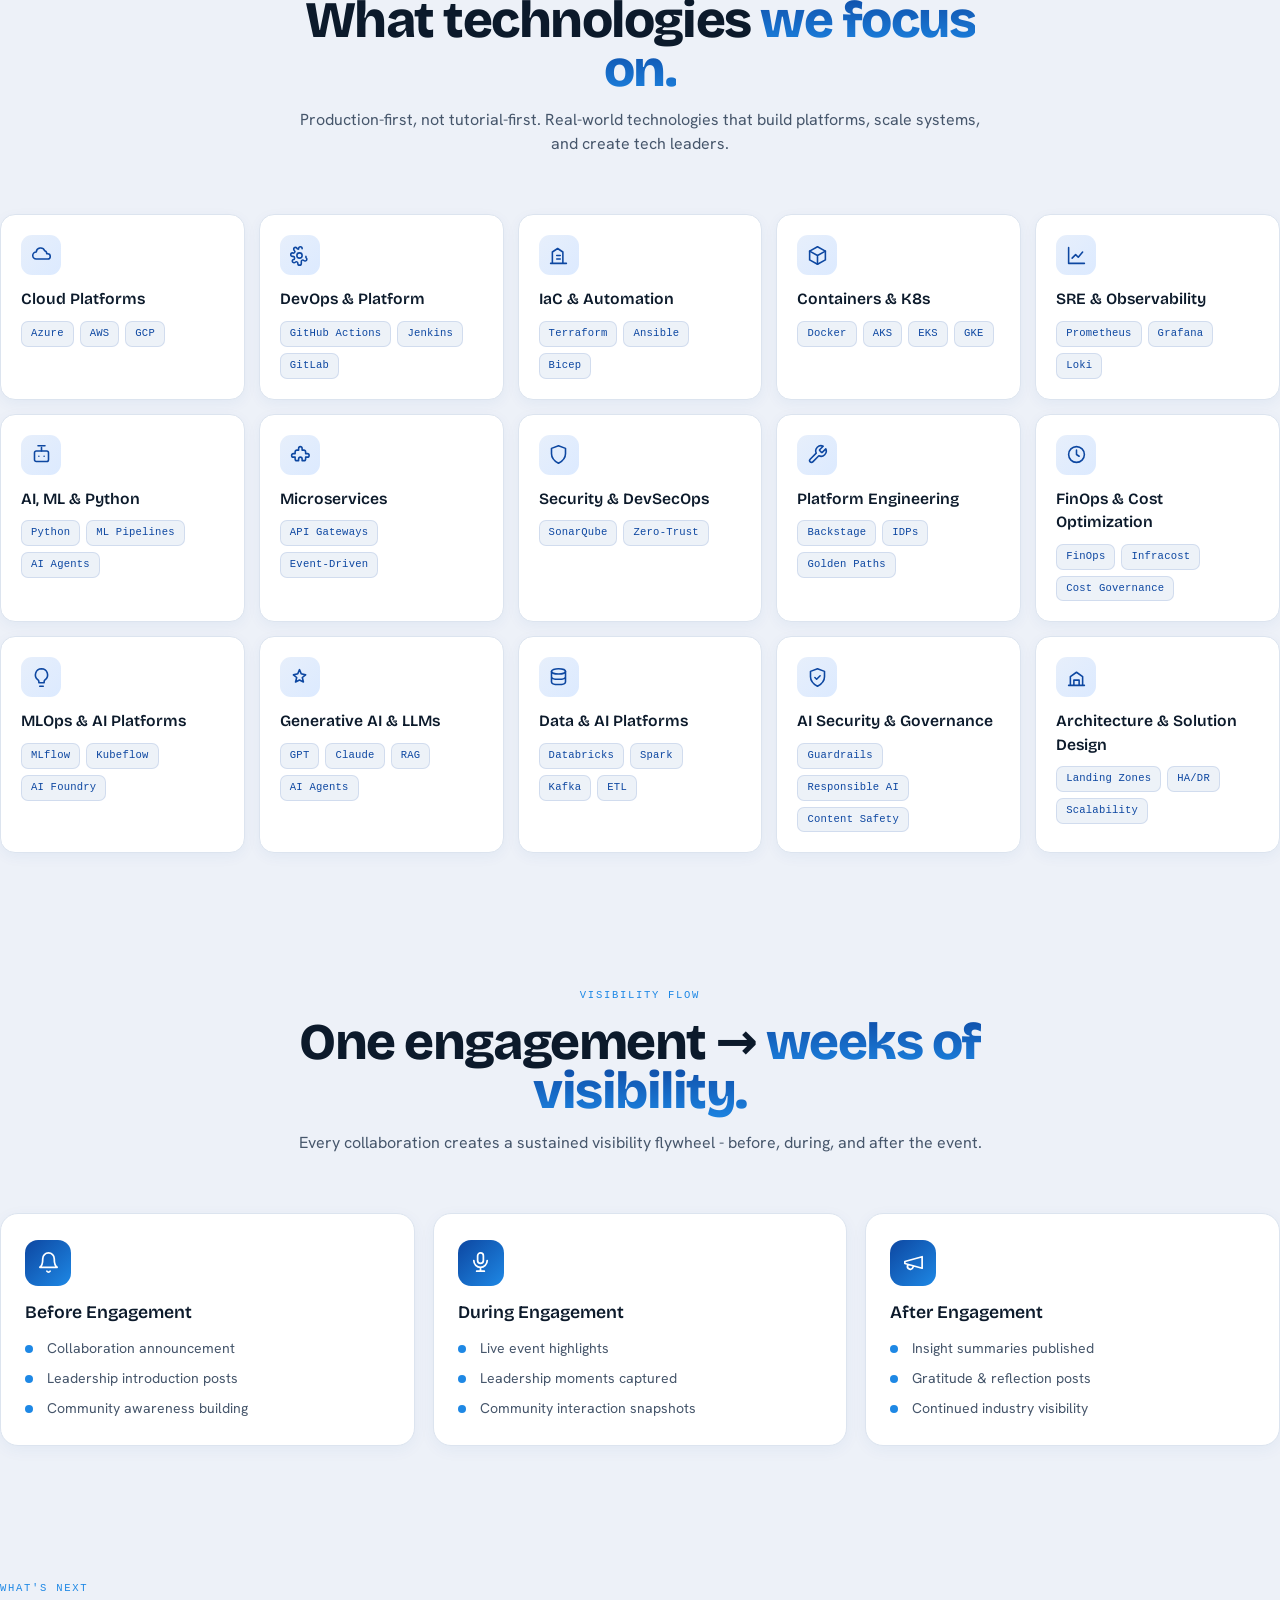
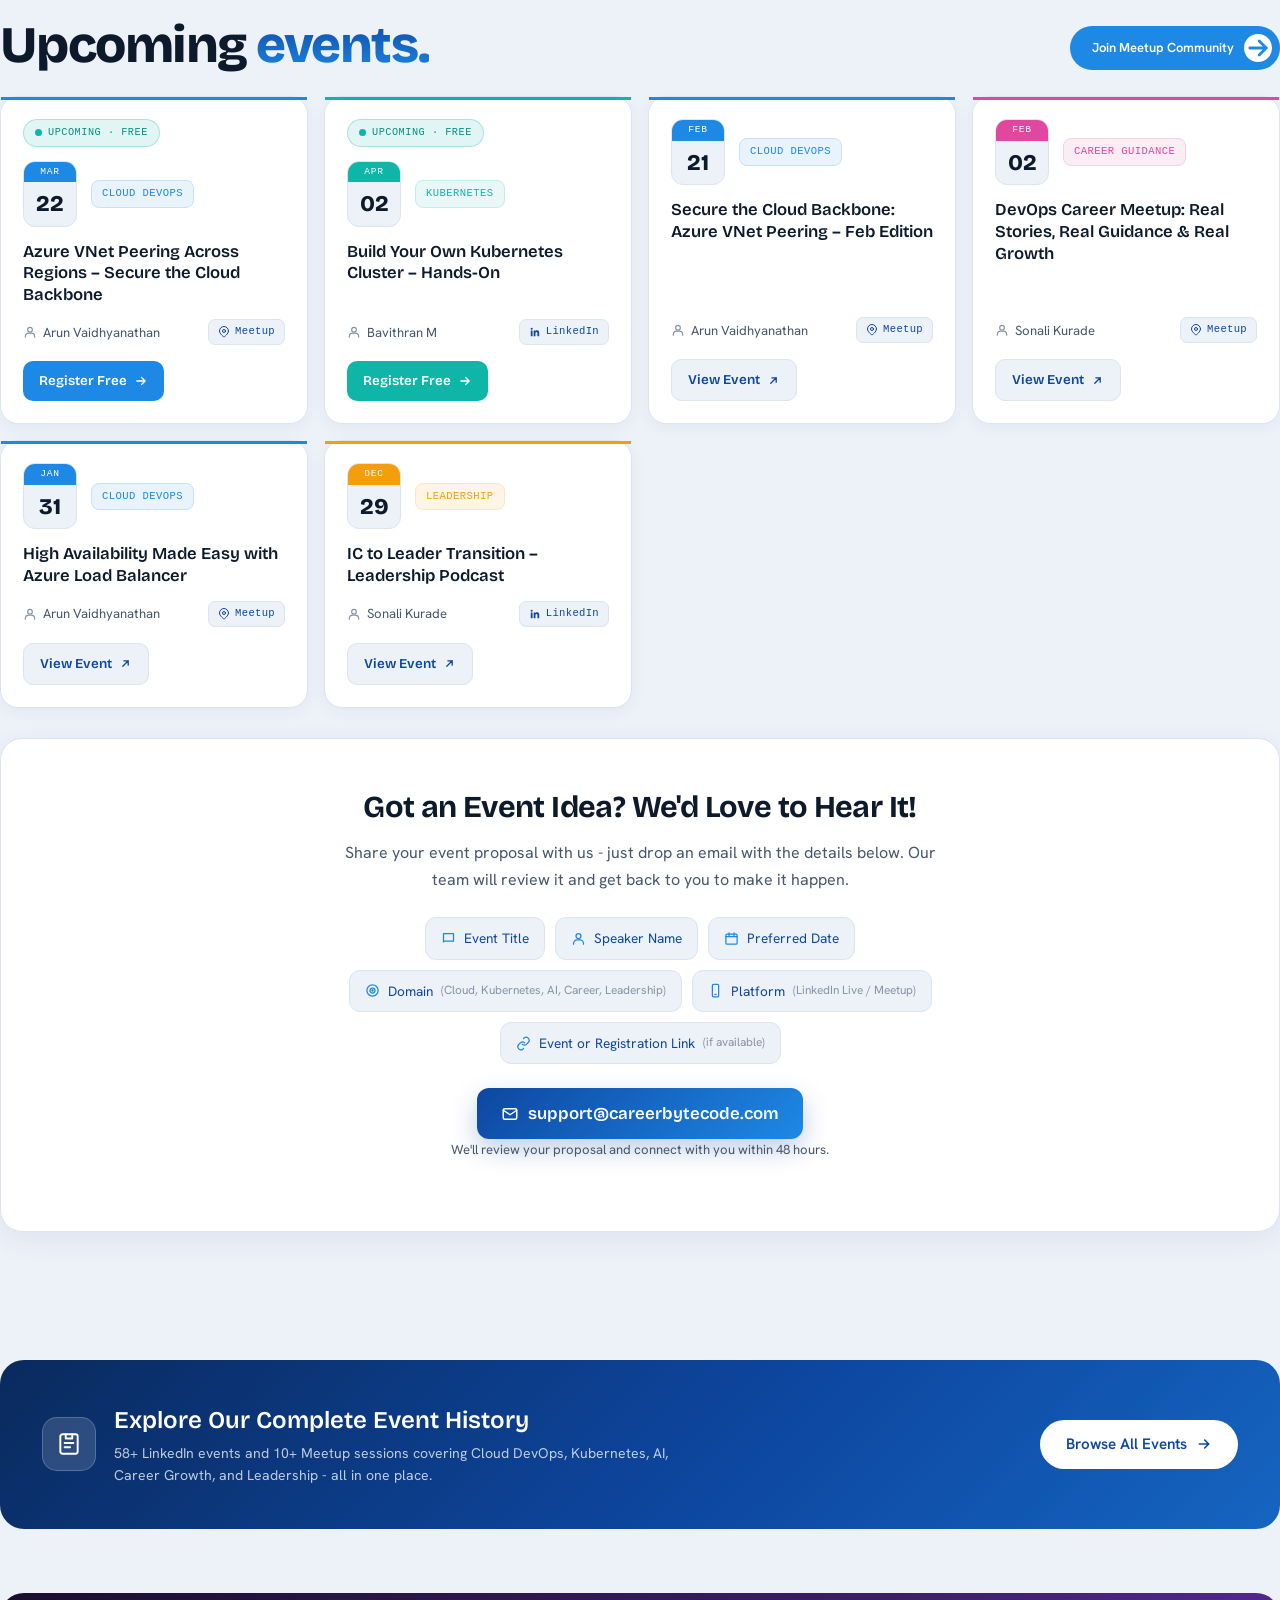
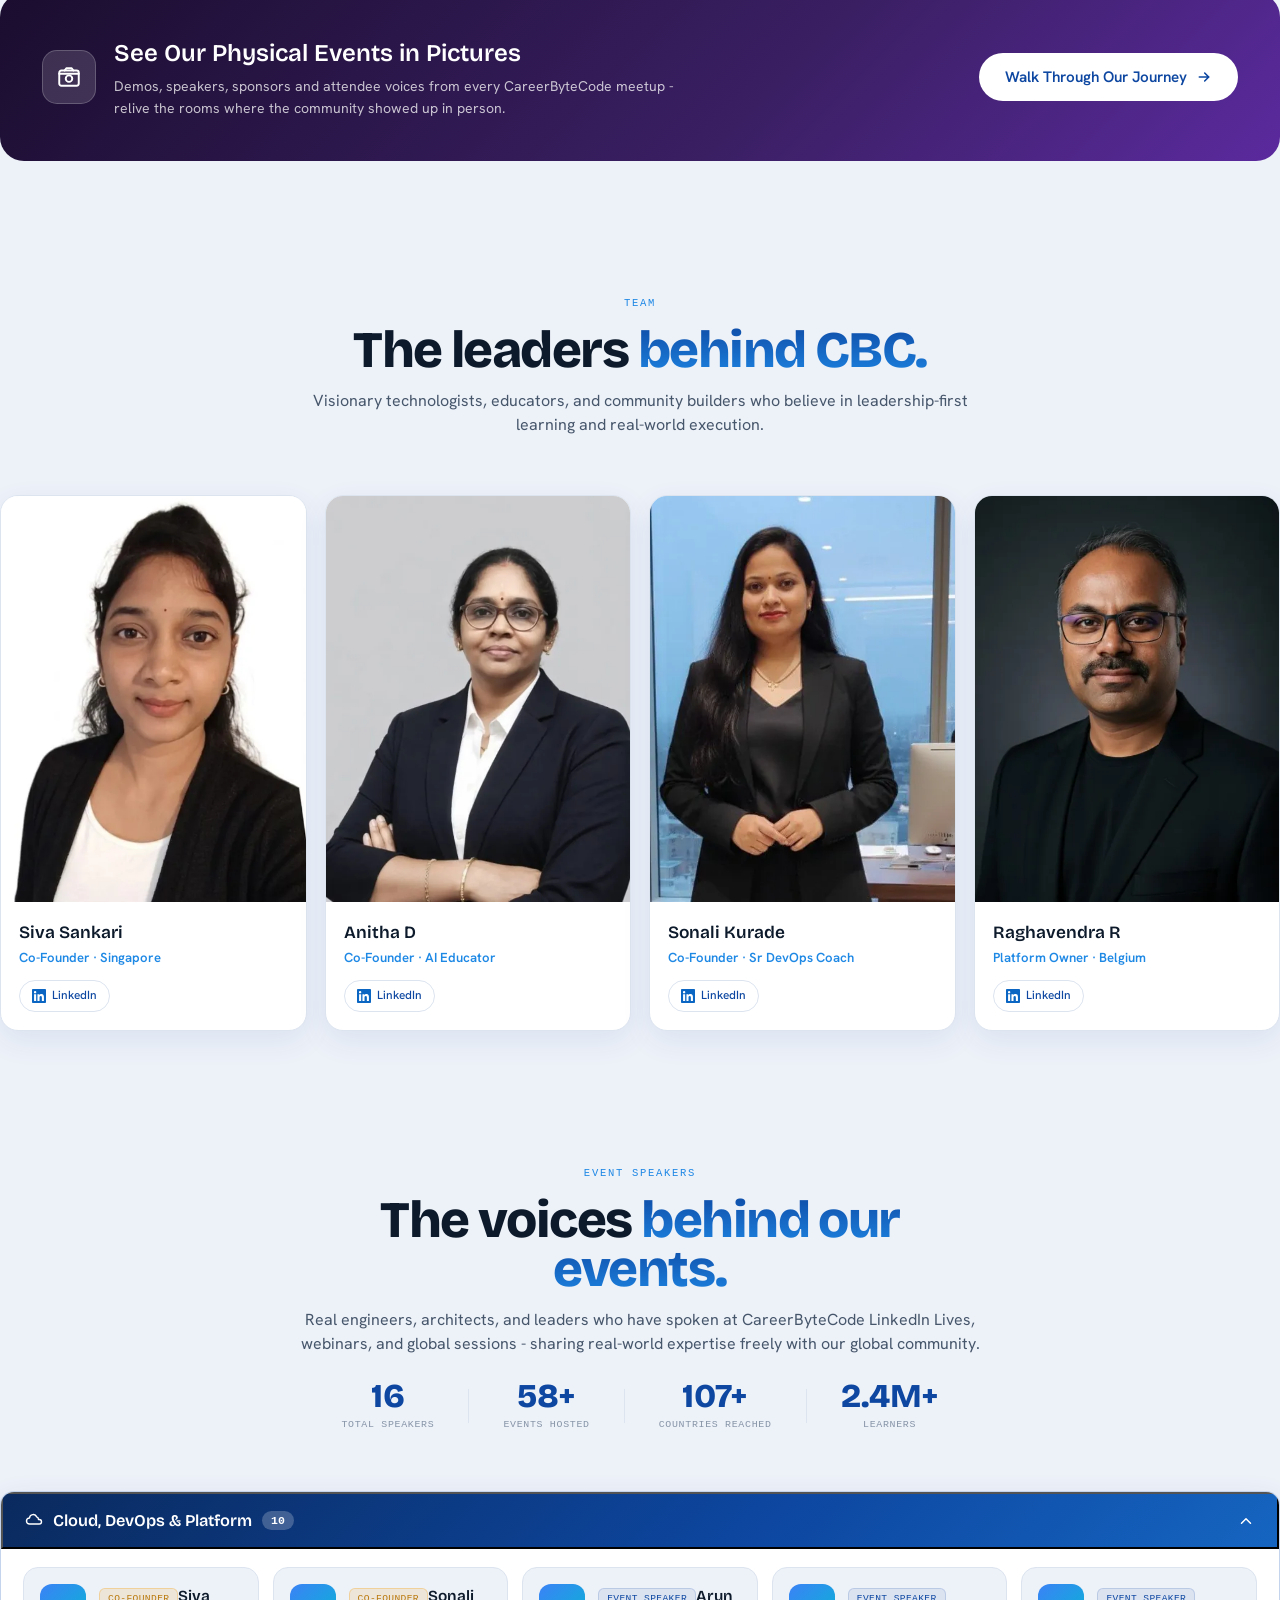
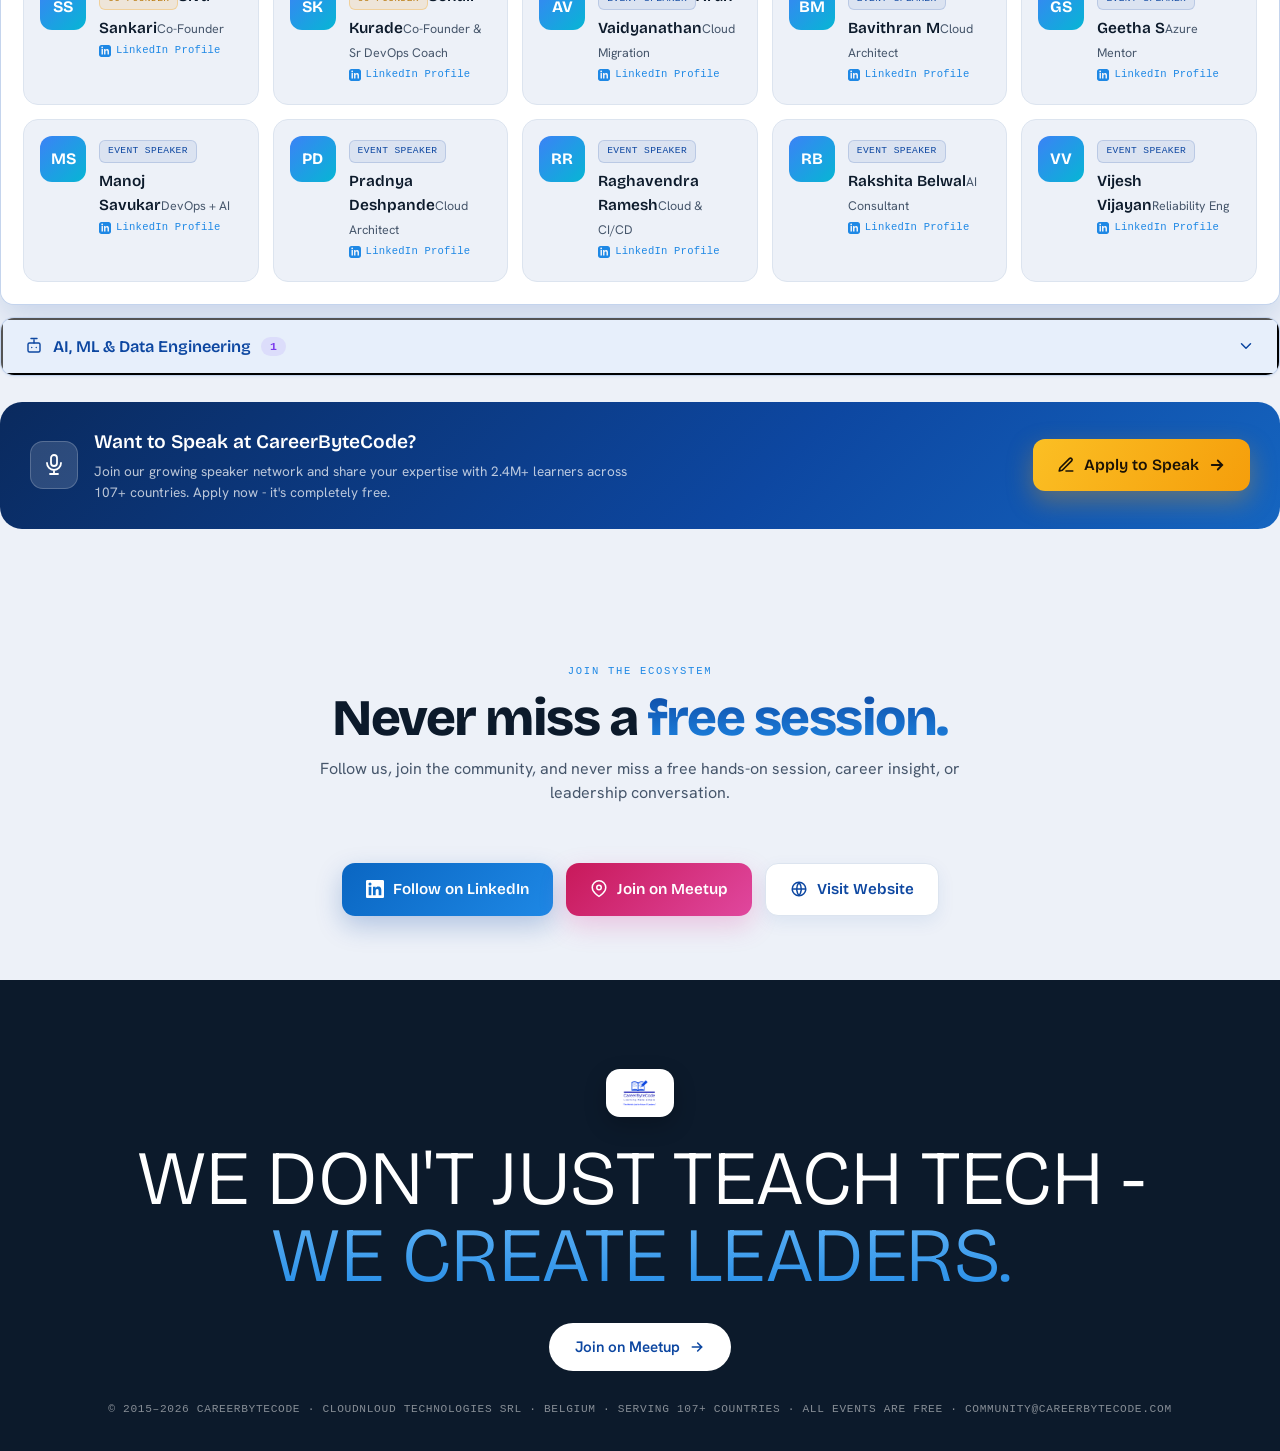
<file: events.html>
<!DOCTYPE html>
<html lang="en">
<head>
<meta charset="UTF-8">
<meta name="viewport" content="width=device-width, initial-scale=1.0">
<meta name="description" content="CareerByteCode Events - a global tech leadership & community ecosystem powered by 1,000+ senior experts. Free fireside chats, panels, and hands-on sessions across Cloud, DevOps, AI/ML & Leadership in 107+ countries.">
<meta property="og:title" content="Events | CareerByteCode">
<meta property="og:description" content="A global tech leadership & community ecosystem. 1,000+ senior experts, 58+ events, 100% free - across Europe & India and beyond.">
<meta property="og:type" content="website">
<meta property="og:url" content="https://careerbytecode.github.io/events.html">
<meta property="og:image" content="assets/img/og-image.png">
<meta name="twitter:card" content="summary_large_image">
<meta name="theme-color" content="#EDF1F8">
<link rel="icon" href="assets/img/cbc-logo.png" type="image/png">
<title>Events | CareerByteCode</title>
<link rel="preload" href="assets/fonts/bricolage.woff2" as="font" type="font/woff2" crossorigin>
<link rel="preload" href="assets/fonts/hanken.woff2" as="font" type="font/woff2" crossorigin>
<link rel="stylesheet" href="assets/css/cbc.css">
<style>
/* ===== Events page-specific ===== */
.ev-hero{position:relative;overflow:clip;text-align:center;padding:clamp(46px,7vw,98px) 0 clamp(34px,5vw,56px)}
.ev-hero__bg{position:absolute;inset:0;z-index:0;pointer-events:none}
.ev-hero__bg .blob{position:absolute;border-radius:50%;filter:blur(92px);opacity:.2}
.ev-hero__bg .b1{width:460px;height:460px;background:var(--blue);top:-160px;left:6%}
.ev-hero__bg .b2{width:360px;height:360px;background:var(--teal);top:-110px;right:8%;opacity:.14}
.ev-hero__bg .b3{width:320px;height:320px;background:var(--navy);bottom:-150px;left:42%;opacity:.12}
.ev-hero__bg .grid{position:absolute;inset:0;opacity:.5;background-image:radial-gradient(var(--line) 1.1px,transparent 1.2px);background-size:26px 26px;-webkit-mask-image:radial-gradient(ellipse 72% 70% at 50% 28%,#000,transparent 78%);mask-image:radial-gradient(ellipse 72% 70% at 50% 28%,#000,transparent 78%)}
.ev-hero__in{position:relative;z-index:2;max-width:940px;margin:0 auto}
.ev-hero h1{font-family:var(--fd);font-weight:800;font-size:clamp(2.3rem,5.6vw,4.5rem);letter-spacing:-.035em;line-height:1.02;color:var(--ink)}
.ev-hero h1 .sh{background:linear-gradient(120deg,var(--navy),var(--blue));-webkit-background-clip:text;background-clip:text;-webkit-text-fill-color:transparent}
.ev-hero .sub{color:var(--body);max-width:660px;margin:18px auto 26px;line-height:1.7;font-size:1.04rem}
.ev-hero__btns{display:flex;gap:12px;justify-content:center;flex-wrap:wrap}

/* stats bar */
.ev-stats{display:flex;justify-content:center;gap:clamp(18px,4vw,52px);flex-wrap:wrap;padding:30px 0;border-top:1px solid var(--line);border-bottom:1px solid var(--line);background:#fff}
.ev-stat{text-align:center}
.ev-stat .n{font-family:var(--fd);font-weight:800;font-size:clamp(1.7rem,3vw,2.5rem);line-height:1;color:var(--navy)}
.ev-stat.s2 .n{color:#0a8e82}.ev-stat.s3 .n{color:#7c3aed}.ev-stat.s4 .n{color:#b8780a}.ev-stat.s5 .n{color:var(--blue)}
.ev-stat .l{font-family:var(--fm);font-size:.62rem;text-transform:uppercase;letter-spacing:.08em;color:var(--muted);margin-top:7px}

/* about cards */
.acards{display:grid;grid-template-columns:repeat(auto-fill,minmax(290px,1fr));gap:16px}
.acard{position:relative;background:#fff;border:1px solid var(--line);border-radius:18px;padding:24px;box-shadow:0 4px 16px rgba(13,71,161,.05);transition:transform .2s,box-shadow .25s,border-color .25s;overflow:hidden}
.acard::before{content:"";position:absolute;top:0;left:0;right:0;height:3px;background:var(--acc,var(--blue))}
.acard:hover{transform:translateY(-4px);box-shadow:0 16px 34px rgba(13,71,161,.12);border-color:var(--acc,var(--blue))}
.acard .ic{width:46px;height:46px;border-radius:13px;display:grid;place-items:center;color:#fff;background:var(--acc,var(--blue));margin-bottom:14px}.acard .ic svg{width:23px;height:23px}
.acard h3{font-family:var(--fd);font-weight:600;font-size:1.08rem;color:var(--ink);margin-bottom:8px}
.acard p{font-size:.88rem;color:var(--body);line-height:1.6}
.a-blue{--acc:#1E88E5}.a-gold{--acc:#F59E0B}.a-green{--acc:#0FB5A6}.a-purple{--acc:#8b5cf6}.a-rose{--acc:#E0479E}.a-navy{--acc:#0D47A1}

/* speaker recruitment (navy band) */
.spk-band{position:relative;overflow:hidden;background:linear-gradient(150deg,#0a1f3d,#0D47A1 60%,#103a7a);color:#fff}
.spk-band__orb{position:absolute;border-radius:50%;filter:blur(80px);opacity:.4;pointer-events:none}
.spk-band__orb1{width:360px;height:360px;background:var(--sky);top:-130px;left:-70px}
.spk-band__orb2{width:320px;height:320px;background:var(--gold);bottom:-130px;right:-60px;opacity:.22}
.spk-band__in{position:relative;z-index:2}
.spk-top{display:grid;grid-template-columns:1.15fr .85fr;gap:clamp(28px,4vw,52px);align-items:start}
@media(max-width:880px){.spk-top{grid-template-columns:1fr}}
.spk-invite{display:inline-flex;align-items:center;gap:8px;font-family:var(--fm);font-size:.7rem;letter-spacing:.08em;text-transform:uppercase;color:var(--gold);background:rgba(245,158,11,.14);border:1px solid rgba(245,158,11,.3);padding:7px 14px;border-radius:999px}
.spk-left h2{font-family:var(--fd);font-weight:800;font-size:clamp(1.9rem,3.6vw,2.9rem);letter-spacing:-.03em;line-height:1.06;color:#fff;margin:16px 0 14px}
.spk-left h2 .g{background:linear-gradient(120deg,#fbbf24,#fde68a);-webkit-background-clip:text;background-clip:text;-webkit-text-fill-color:transparent}
.spk-left>p{color:rgba(255,255,255,.8);line-height:1.7;max-width:560px;margin-bottom:24px}
.gbtn{display:inline-flex;align-items:center;gap:9px;font-family:var(--fd);font-weight:600;font-size:.98rem;color:#1a1206;background:linear-gradient(120deg,#fbbf24,#f59e0b);border-radius:12px;padding:14px 24px;box-shadow:0 10px 26px rgba(245,158,11,.34);transition:transform .2s,box-shadow .25s}
.gbtn:hover{transform:translateY(-2px);box-shadow:0 16px 34px rgba(245,158,11,.46)}
.gbtn svg{width:18px;height:18px}
.spk-dom-title{font-family:var(--fm);font-size:.7rem;letter-spacing:.08em;text-transform:uppercase;color:rgba(255,255,255,.62);margin:30px 0 14px}
.spk-doms{display:flex;flex-wrap:wrap;gap:9px}
.spk-dom{display:inline-flex;align-items:center;gap:7px;font-size:.82rem;font-weight:500;color:#eaf2ff;background:rgba(255,255,255,.08);border:1px solid rgba(255,255,255,.16);padding:8px 13px;border-radius:10px;transition:background .2s,transform .2s}
.spk-dom:hover{background:rgba(255,255,255,.15);transform:translateY(-2px)}
.spk-dom svg{width:14px;height:14px;color:var(--sky);flex:0 0 auto}
/* benefits panel */
.spk-benefits{background:rgba(255,255,255,.06);border:1px solid rgba(255,255,255,.12);border-radius:20px;padding:24px}
.spk-benefits-title{font-family:var(--fd);font-weight:600;font-size:1.12rem;color:#fff;display:flex;align-items:center;gap:9px}
.spk-benefits-title svg{width:18px;height:18px;color:var(--gold)}
.spk-benefits-sub{font-size:.82rem;color:rgba(255,255,255,.6);margin:4px 0 18px}
.ben-item{display:flex;gap:13px;padding:13px 0;border-top:1px solid rgba(255,255,255,.09)}
.ben-item:first-of-type{border-top:0}
.ben-ic{width:38px;height:38px;flex:0 0 auto;border-radius:11px;display:grid;place-items:center;color:#fff}.ben-ic svg{width:19px;height:19px}
.ben-ic.gold{background:linear-gradient(135deg,#f59e0b,#fbbf24)}.ben-ic.blue{background:linear-gradient(135deg,#1E88E5,#64B5F6)}.ben-ic.green{background:linear-gradient(135deg,#0FB5A6,#34d399)}.ben-ic.violet{background:linear-gradient(135deg,#8b5cf6,#a78bfa)}.ben-ic.rose{background:linear-gradient(135deg,#E0479E,#f472b6)}.ben-ic.teal{background:linear-gradient(135deg,#0891b2,#22d3ee)}
.ben-title{font-family:var(--fd);font-weight:600;font-size:.92rem;color:#fff;margin-bottom:3px}
.ben-desc{font-size:.8rem;color:rgba(255,255,255,.66);line-height:1.55}
/* speaker cta banner */
.spk-cta{margin-top:34px;display:flex;align-items:center;justify-content:space-between;gap:24px;flex-wrap:wrap;background:rgba(255,255,255,.06);border:1px solid rgba(255,255,255,.14);border-radius:20px;padding:26px 28px}
.spk-cta h3{font-family:var(--fd);font-weight:600;font-size:1.3rem;color:#fff;margin-bottom:5px}
.spk-cta p{font-size:.88rem;color:rgba(255,255,255,.7);line-height:1.6;max-width:520px}
.spk-cta-actions{display:flex;gap:11px;flex-wrap:wrap}
.lbtn{display:inline-flex;align-items:center;gap:8px;font-family:var(--fd);font-weight:600;font-size:.9rem;color:#fff;background:rgba(255,255,255,.1);border:1px solid rgba(255,255,255,.2);border-radius:11px;padding:13px 20px;transition:background .2s,transform .2s}
.lbtn:hover{background:rgba(255,255,255,.2);transform:translateY(-2px)}.lbtn svg{width:16px;height:16px}

/* who we connect */
.who-grid{display:grid;grid-template-columns:1fr 1fr;gap:clamp(28px,4vw,52px);align-items:center}
@media(max-width:880px){.who-grid{grid-template-columns:1fr}}
.who-quote{margin-top:22px;padding:18px 22px;border-left:3px solid var(--blue);background:#fff;border-radius:0 14px 14px 0;font-family:var(--fd);font-weight:500;font-size:1.04rem;color:var(--navy);line-height:1.5;box-shadow:0 4px 16px rgba(13,71,161,.06)}
.chips{display:grid;grid-template-columns:1fr 1fr;gap:13px}
@media(max-width:480px){.chips{grid-template-columns:1fr}}
.chip2{background:#fff;border:1px solid var(--line);border-radius:15px;padding:18px;box-shadow:0 4px 14px rgba(13,71,161,.05);transition:transform .2s,box-shadow .25s,border-color .25s}
.chip2:hover{transform:translateY(-3px);box-shadow:0 14px 30px rgba(13,71,161,.1);border-color:var(--blue)}
.chip2 .ci{width:40px;height:40px;border-radius:11px;display:grid;place-items:center;color:#fff;background:linear-gradient(135deg,var(--navy),var(--blue));margin-bottom:11px}.chip2 .ci svg{width:20px;height:20px}
.chip2 .ct{font-family:var(--fd);font-weight:600;font-size:.98rem;color:var(--ink)}
.chip2 .cs{font-size:.78rem;color:var(--muted);margin-top:2px}

/* tech grid */
.tgrid{display:grid;grid-template-columns:repeat(auto-fill,minmax(240px,1fr));gap:14px}
.tcard{background:#fff;border:1px solid var(--line);border-radius:15px;padding:20px;box-shadow:0 4px 14px rgba(13,71,161,.05);transition:transform .2s,box-shadow .25s,border-color .25s}
.tcard:hover{transform:translateY(-3px);box-shadow:0 14px 30px rgba(13,71,161,.1);border-color:var(--blue)}
.tcard .ti{width:40px;height:40px;border-radius:11px;display:grid;place-items:center;color:var(--navy);background:linear-gradient(135deg,#E7EFFB,#dceaff);margin-bottom:12px}.tcard .ti svg{width:21px;height:21px}
.tcard h4{font-family:var(--fd);font-weight:600;font-size:.98rem;color:var(--ink);margin-bottom:10px}
.ttags{display:flex;flex-wrap:wrap;gap:6px}
.ttag{font-family:var(--fm);font-size:.66rem;letter-spacing:.02em;color:var(--navy);background:rgba(13,71,161,.07);border:1px solid rgba(13,71,161,.12);padding:4px 9px;border-radius:7px}

/* engagement flow */
.flow{display:grid;grid-template-columns:repeat(3,1fr);gap:18px;position:relative}
@media(max-width:820px){.flow{grid-template-columns:1fr}}
.fstep{position:relative;background:#fff;border:1px solid var(--line);border-radius:18px;padding:26px 24px;box-shadow:0 4px 16px rgba(13,71,161,.05)}
.fstep .fn{width:46px;height:46px;border-radius:13px;display:grid;place-items:center;color:#fff;background:linear-gradient(135deg,var(--navy),var(--blue));margin-bottom:14px}.fstep .fn svg{width:23px;height:23px}
.fstep h4{font-family:var(--fd);font-weight:600;font-size:1.1rem;color:var(--ink);margin-bottom:12px}
.fstep ul{list-style:none;display:flex;flex-direction:column;gap:9px}
.fstep li{position:relative;padding-left:22px;font-size:.88rem;color:var(--body);line-height:1.5}
.fstep li::before{content:"";position:absolute;left:0;top:7px;width:8px;height:8px;border-radius:50%;background:var(--blue)}

/* upcoming events */
.up-head{display:flex;align-items:flex-end;justify-content:space-between;gap:20px;flex-wrap:wrap;margin-bottom:26px}
.egrid{display:grid;grid-template-columns:repeat(auto-fill,minmax(300px,1fr));gap:16px}
.ecard{position:relative;background:#fff;border:1px solid var(--line);border-radius:18px;padding:22px;box-shadow:0 4px 16px rgba(13,71,161,.05);transition:transform .2s,box-shadow .25s,border-color .25s;display:flex;flex-direction:column}
.ecard::before{content:"";position:absolute;top:0;left:0;right:0;height:3px;background:var(--acc,var(--blue))}
.ecard:hover{transform:translateY(-4px);box-shadow:0 16px 34px rgba(13,71,161,.12);border-color:var(--acc,var(--blue))}
.e-cloud{--acc:#1E88E5}.e-k8s{--acc:#0FB5A6}.e-ai{--acc:#8b5cf6}.e-career{--acc:#E0479E}.e-lead{--acc:#F59E0B}
.etag{display:inline-flex;align-items:center;gap:6px;align-self:flex-start;font-family:var(--fm);font-size:.64rem;letter-spacing:.05em;text-transform:uppercase;color:#0a8e82;background:rgba(15,181,166,.12);border:1px solid rgba(15,181,166,.28);padding:5px 11px;border-radius:999px;margin-bottom:14px}
.etag .d{width:7px;height:7px;border-radius:50%;background:#0FB5A6}
.ecard-top{display:flex;align-items:center;gap:14px;margin-bottom:14px}
.edate{flex:0 0 auto;width:54px;text-align:center;border:1px solid var(--line);border-radius:12px;overflow:hidden;background:var(--canvas)}
.edate .m{display:block;font-family:var(--fm);font-size:.6rem;letter-spacing:.08em;text-transform:uppercase;color:#fff;background:var(--acc,var(--blue));padding:3px 0}
.edate .d{display:block;font-family:var(--fd);font-weight:800;font-size:1.4rem;color:var(--ink);padding:5px 0}
.edomain{font-family:var(--fm);font-size:.66rem;letter-spacing:.04em;text-transform:uppercase;color:var(--acc,var(--blue));background:color-mix(in srgb,var(--acc,var(--blue)) 10%,#fff);border:1px solid color-mix(in srgb,var(--acc,var(--blue)) 25%,#fff);padding:5px 10px;border-radius:8px}
.ecard h4{font-family:var(--fd);font-weight:600;font-size:1.04rem;color:var(--ink);line-height:1.3;margin-bottom:14px;flex:1}
.emeta{display:flex;align-items:center;justify-content:space-between;gap:10px;flex-wrap:wrap;margin-bottom:16px}
.emeta-name{display:inline-flex;align-items:center;gap:6px;font-size:.82rem;color:var(--body)}.emeta-name svg{width:14px;height:14px;color:var(--muted)}
.eplat{display:inline-flex;align-items:center;gap:5px;font-family:var(--fm);font-size:.66rem;letter-spacing:.03em;color:var(--navy);background:var(--canvas);border:1px solid var(--line);padding:4px 9px;border-radius:7px}.eplat svg{width:12px;height:12px}
.ereg{display:inline-flex;align-items:center;gap:7px;align-self:flex-start;font-family:var(--fd);font-weight:600;font-size:.84rem;color:#fff;background:var(--acc,var(--blue));border-radius:10px;padding:10px 16px;transition:transform .2s,box-shadow .25s}
.ereg:hover{transform:translateY(-2px);box-shadow:0 10px 22px color-mix(in srgb,var(--acc,var(--blue)) 35%,transparent)}.ereg svg{width:14px;height:14px}
.eview{display:inline-flex;align-items:center;gap:7px;align-self:flex-start;font-family:var(--fd);font-weight:600;font-size:.84rem;color:var(--navy);background:var(--canvas);border:1px solid var(--line);border-radius:10px;padding:10px 16px;transition:transform .2s,border-color .2s}
.eview:hover{transform:translateY(-2px);border-color:var(--acc,var(--blue))}.eview svg{width:13px;height:13px}

/* propose */
.propose{margin-top:30px;text-align:center;background:#fff;border:1px solid var(--line);border-radius:22px;padding:clamp(30px,4vw,46px);box-shadow:0 8px 30px rgba(13,71,161,.07)}
.propose h3{font-family:var(--fd);font-weight:700;font-size:clamp(1.4rem,2.6vw,1.9rem);color:var(--ink);letter-spacing:-.02em;margin-bottom:10px}
.propose>p{color:var(--body);line-height:1.65;max-width:600px;margin:0 auto 24px}
.pfields{display:flex;flex-wrap:wrap;gap:10px;justify-content:center;max-width:760px;margin:0 auto 24px}
.pfield{display:inline-flex;align-items:center;gap:8px;font-size:.85rem;color:var(--navy);background:var(--canvas);border:1px solid var(--line);padding:10px 15px;border-radius:11px}
.pfield svg{width:15px;height:15px;color:var(--blue);flex:0 0 auto}.pfield small{color:var(--muted);font-size:.74rem}
.pemail{display:inline-flex;align-items:center;gap:9px;font-family:var(--fd);font-weight:600;font-size:1.05rem;color:#fff;background:linear-gradient(135deg,var(--navy),var(--blue));border-radius:12px;padding:13px 24px;box-shadow:0 10px 26px rgba(13,71,161,.26)}
.pemail svg{width:18px;height:18px}
.pnote{font-size:.82rem;color:var(--muted);margin-top:16px}

/* archive / journey cta banners */
.bband{position:relative;overflow:hidden;display:flex;align-items:center;justify-content:space-between;gap:24px;flex-wrap:wrap;border-radius:24px;padding:clamp(28px,4vw,42px);color:#fff}
.bband.b-blue{background:linear-gradient(135deg,#0a2a5e,#0D47A1 58%,#1565c0)}
.bband.b-purple{background:linear-gradient(135deg,#1a0d2e,#3a1f63 60%,#5b2a9e)}
.bband__l{display:flex;align-items:center;gap:18px}
.bband__ic{width:54px;height:54px;flex:0 0 auto;border-radius:15px;display:grid;place-items:center;background:rgba(255,255,255,.14);border:1px solid rgba(255,255,255,.2)}.bband__ic svg{width:26px;height:26px;color:#fff}
.bband__t{font-family:var(--fd);font-weight:600;font-size:clamp(1.15rem,2.2vw,1.5rem);color:#fff;margin-bottom:5px}
.bband__s{font-size:.88rem;color:rgba(255,255,255,.74);line-height:1.55;max-width:560px}

/* speakers accordion section */
.spk-meta-row{display:flex;align-items:center;justify-content:center;gap:clamp(14px,3vw,34px);flex-wrap:wrap;margin-top:24px}
.spk-meta-item{text-align:center}
.spk-meta-item strong{display:block;font-family:var(--fd);font-weight:800;font-size:clamp(1.5rem,2.6vw,2.1rem);color:var(--navy);line-height:1}
.spk-meta-item span{font-family:var(--fm);font-size:.62rem;text-transform:uppercase;letter-spacing:.07em;color:var(--muted);margin-top:5px;display:block}
.spk-meta-div{width:1px;height:34px;background:var(--line)}
.spkgrid{display:grid;grid-template-columns:repeat(auto-fill,minmax(230px,1fr));gap:14px}
.spkc{display:flex;gap:13px;align-items:flex-start;background:var(--canvas);border:1px solid var(--line);border-radius:15px;padding:16px;transition:transform .2s,box-shadow .25s,border-color .25s}
.spkc:hover{transform:translateY(-3px);box-shadow:0 14px 28px rgba(13,71,161,.1);border-color:var(--blue)}
.spkc__av{width:46px;height:46px;flex:0 0 auto;border-radius:12px;display:grid;place-items:center;font-family:var(--fd);font-weight:700;font-size:1rem;color:#fff}
.spkc__b{min-width:0}
.spkc__badge{display:inline-flex;align-items:center;gap:5px;font-family:var(--fm);font-size:.6rem;letter-spacing:.04em;text-transform:uppercase;padding:3px 8px;border-radius:6px;margin-bottom:6px}
.spkc__badge.co{color:#b8780a;background:rgba(245,158,11,.13);border:1px solid rgba(245,158,11,.3)}
.spkc__badge.ev{color:var(--navy);background:rgba(13,71,161,.08);border:1px solid rgba(13,71,161,.16)}
.spkc__name{font-family:var(--fd);font-weight:600;font-size:.96rem;color:var(--ink);line-height:1.2}
.spkc__role{font-size:.78rem;color:var(--body);margin:2px 0 7px}
.spkc__li{display:inline-flex;align-items:center;gap:5px;font-family:var(--fm);font-size:.66rem;letter-spacing:.02em;color:var(--blue)}.spkc__li svg{width:12px;height:12px}
.spkc:hover .spkc__li{color:var(--navy)}
.spk-foot{margin-top:26px;display:flex;align-items:center;justify-content:space-between;gap:24px;flex-wrap:wrap;background:linear-gradient(135deg,#0a2a5e,#0D47A1 60%,#1565c0);border-radius:22px;padding:26px 30px;color:#fff}
.spk-foot__l{display:flex;align-items:center;gap:16px}
.spk-foot__ic{width:48px;height:48px;flex:0 0 auto;border-radius:13px;display:grid;place-items:center;background:rgba(255,255,255,.14);border:1px solid rgba(255,255,255,.2)}.spk-foot__ic svg{width:24px;height:24px;color:#fff}
.spk-foot__t{font-family:var(--fd);font-weight:600;font-size:1.2rem;color:#fff;margin-bottom:4px}
.spk-foot__s{font-size:.85rem;color:rgba(255,255,255,.72);line-height:1.55;max-width:540px}

/* connect */
.connect2{text-align:center}
.connect2 .clinks{display:flex;gap:13px;justify-content:center;flex-wrap:wrap;margin-top:24px}
.cbtn{display:inline-flex;align-items:center;gap:9px;font-family:var(--fd);font-weight:600;font-size:.95rem;border-radius:13px;padding:14px 24px;transition:transform .2s,box-shadow .25s}
.cbtn svg{width:18px;height:18px}
.cbtn.li{color:#fff;background:linear-gradient(135deg,#0a66c2,#1E88E5);box-shadow:0 10px 26px rgba(13,71,161,.26)}
.cbtn.mu{color:#fff;background:linear-gradient(135deg,#c8195a,#E0479E);box-shadow:0 10px 26px rgba(224,71,158,.26)}
.cbtn.web{color:var(--navy);background:#fff;border:1px solid var(--line);box-shadow:0 6px 18px rgba(13,71,161,.08)}
.cbtn:hover{transform:translateY(-3px)}
</style>
</head>
<body>

<!-- NAV -->
<header class="nav4">
  <div class="wrap">
    <div class="navp">
      <div class="navp__l">
        <a href="index.html" aria-label="CareerByteCode home"><img class="navp__logoimg" src="assets/img/cbc-logo.png" alt="CareerByteCode"></a>
        <nav class="navp__links">
          <a href="events.html" class="active">Events</a><a href="journey.html">Journey</a><a href="programs.html">Programs</a><a href="sheleads.html">SheLeads</a><a href="revenue-models.html">Revenue</a><a href="onboarding.html">Onboarding</a><a href="collaborate.html">Collaborate</a>
        </nav>
      </div>
      <div class="navp__r">
        <span class="navp__note">Active across Europe &amp; India</span>
        <span class="navp__clock"><svg viewBox="0 0 24 24" fill="none" stroke="currentColor" stroke-width="2"><circle cx="12" cy="12" r="9"/><path d="M12 7v5l3 2"/></svg><span data-clock>--:--</span></span>
        <a class="btx btx--blue" href="https://www.meetup.com/careerbytecode-ai-cloud-emerging-leaders/" target="_blank" rel="noopener noreferrer"><span class="roll"><span class="roll__in"><span>Join Meetup</span><span>Join Meetup</span></span></span><span class="btx__c"><svg viewBox="0 0 24 24" fill="none" stroke="currentColor" stroke-width="2.4" stroke-linecap="round"><path d="M5 12h14M13 6l6 6-6 6"/></svg></span></a>
        <button class="navp__menu" type="button" aria-label="Menu"><svg width="18" height="18" viewBox="0 0 24 24" fill="none" stroke="currentColor" stroke-width="2" stroke-linecap="round"><path d="M3 6h18M3 12h18M3 18h18"/></svg></button>
      </div>
    </div>
  </div>
</header>

<main>

<!-- HERO -->
<section class="ev-hero" id="hero">
  <div class="ev-hero__bg" aria-hidden="true"><div class="grid"></div><div class="blob b1"></div><div class="blob b2"></div><div class="blob b3"></div></div>
  <div class="wrap ev-hero__in">
    <span class="pill fx fx-1"><span class="dot"></span> Active across Europe &amp; India</span>
    <h1 class="fx fx-2" style="margin-top:18px">A Global <span class="sh">Tech Leadership</span><br>&amp; Community Ecosystem</h1>
    <p class="sub fx fx-3">Powered by 1,000+ senior tech experts, architects, and passionate IT professionals shaping the future of technology - through free fireside chats, panels, and hands-on sessions.</p>
    <div class="ev-hero__btns fx fx-4">
      <a class="btx btx--blue" href="https://www.linkedin.com/company/careerbytecode/" target="_blank" rel="noopener noreferrer"><span class="roll"><span class="roll__in"><span>Follow on LinkedIn</span><span>Follow on LinkedIn</span></span></span><span class="btx__c"><svg viewBox="0 0 24 24" fill="none" stroke="currentColor" stroke-width="2.4" stroke-linecap="round"><path d="M5 12h14M13 6l6 6-6 6"/></svg></span></a>
      <a class="btx" href="https://www.meetup.com/careerbytecode-ai-cloud-emerging-leaders/" target="_blank" rel="noopener noreferrer"><span class="roll"><span class="roll__in"><span>Join on Meetup</span><span>Join on Meetup</span></span></span></a>
      <a class="btx" href="https://www.careerbytecode.com/" target="_blank" rel="noopener noreferrer"><span class="roll"><span class="roll__in"><span>Visit Website</span><span>Visit Website</span></span></span></a>
    </div>
  </div>
</section>

<!-- STATS -->
<div class="ev-stats" id="stats">
  <div class="ev-stat s1"><div class="n" data-count="1000+">1000+</div><div class="l">Senior Experts</div></div>
  <div class="ev-stat s2"><div class="n" data-count="58+">58+</div><div class="l">Events Hosted</div></div>
  <div class="ev-stat s3"><div class="n" data-count="2">2</div><div class="l">Continents</div></div>
  <div class="ev-stat s4"><div class="n" data-count="100%">100%</div><div class="l">Free Sessions</div></div>
  <div class="ev-stat s5"><div class="n" data-count="15+">15+</div><div class="l">Tech Domains</div></div>
</div>

<!-- ABOUT -->
<section class="sec--tight wrap" id="about">
  <div class="shead"><span class="eye rv">About</span><h2 class="h2v rv" data-d="1">What we do &amp; <span class="pop">why it matters.</span></h2><p class="rv" data-d="2">We operate at the intersection of Technology Leadership, Industry Collaboration, and Community-Driven Visibility - not marketing pitches.</p></div>
  <div class="acards">
    <div class="acard a-blue rv"><span class="ic"><svg viewBox="0 0 24 24" fill="none" stroke="currentColor" stroke-width="1.8" stroke-linecap="round" stroke-linejoin="round"><rect x="9" y="3" width="6" height="11" rx="3"/><path d="M5 11a7 7 0 0 0 14 0M12 18v3"/></svg></span><h3>Leadership-Level Conversations</h3><p>We facilitate high-quality fireside chats, industry panels, and leadership roundtables with senior tech professionals - not marketing pitches.</p></div>
    <div class="acard a-gold rv" data-d="1"><span class="ic"><svg viewBox="0 0 24 24" fill="none" stroke="currentColor" stroke-width="1.8" stroke-linecap="round" stroke-linejoin="round"><path d="M13 2L3 14h7l-1 8 10-12h-7l1-8z"/></svg></span><h3>Industry Panel Discussions</h3><p>Panels and fireside chats with CTOs, architects, and engineers sharing real-world experiences and architectural decisions.</p></div>
    <div class="acard a-green rv" data-d="2"><span class="ic"><svg viewBox="0 0 24 24" fill="none" stroke="currentColor" stroke-width="1.8" stroke-linecap="round" stroke-linejoin="round"><path d="M19 11V9a2 2 0 0 0-2-2h-2V5a2 2 0 0 0-4 0v2H9a2 2 0 0 0-2 2v2H5a2 2 0 0 0 0 4h2v2a2 2 0 0 0 2 2h2v-2a2 2 0 0 1 4 0v2h2a2 2 0 0 0 2-2v-2h2a2 2 0 0 0 0-4z"/></svg></span><h3>Community-Driven Tech Events</h3><p>Roundtables, AMA sessions, and hands-on workshops designed by and for the community - insight-driven, leadership-focused, always free.</p></div>
    <div class="acard a-purple rv"><span class="ic"><svg viewBox="0 0 24 24" fill="none" stroke="currentColor" stroke-width="1.8" stroke-linecap="round" stroke-linejoin="round"><path d="M21 15a2 2 0 0 1-2 2H7l-4 4V5a2 2 0 0 1 2-2h14a2 2 0 0 1 2 2z"/></svg></span><h3>Executive Conversations</h3><p>Leadership conversations shared across professional networks - LinkedIn, Meetup, GitHub - building sustained professional visibility.</p></div>
    <div class="acard a-rose rv" data-d="1"><span class="ic"><svg viewBox="0 0 24 24" fill="none" stroke="currentColor" stroke-width="1.8" stroke-linecap="round" stroke-linejoin="round"><path d="M12 2l2.5 5 5.5.8-4 3.9 1 5.4-5-2.6-5 2.6 1-5.4-4-3.9 5.5-.8z"/></svg></span><h3>Ecosystem Trust Building</h3><p>We help organizations be seen as genuine community contributors. One engagement creates weeks of professional visibility and lasting brand trust.</p></div>
    <div class="acard a-navy rv" data-d="2"><span class="ic"><svg viewBox="0 0 24 24" fill="none" stroke="currentColor" stroke-width="1.8" stroke-linecap="round" stroke-linejoin="round"><circle cx="12" cy="12" r="9"/><path d="M3 12h18M12 3a15 15 0 0 1 0 18M12 3a15 15 0 0 0 0 18"/></svg></span><h3>Global Reach, Local Impact</h3><p>Active across Europe &amp; India, connecting senior leaders, cloud architects, AI engineers, founders, and product decision-makers worldwide.</p></div>
  </div>
</section>

<!-- SPEAKER RECRUITMENT -->
<section class="spk-band" id="speak">
  <div class="spk-band__orb spk-band__orb1"></div><div class="spk-band__orb spk-band__orb2"></div>
  <div class="sec--tight wrap spk-band__in">
    <div class="spk-top">
      <div class="spk-left rv">
        <span class="spk-invite"><svg viewBox="0 0 24 24" fill="none" stroke="currentColor" stroke-width="2" stroke-linecap="round" stroke-linejoin="round"><rect x="9" y="2" width="6" height="11" rx="3"/><path d="M5 10a7 7 0 0 0 14 0M12 17v4"/></svg> Speaker Invitation Open</span>
        <h2>Share Your Voice.<br>Shape the <span class="g">Future of Tech.</span></h2>
        <p>CareerByteCode is inviting passionate tech professionals, mentors, and real-world practitioners to join us as speakers for our upcoming <strong>LinkedIn Lives, webinars, and global spotlight sessions</strong> - reaching 2.4M+ learners across 107+ countries.</p>
        <a class="gbtn" href="https://docs.google.com/forms/d/e/1FAIpQLSdGHiV6sDPparVgocbWXnGAzWdRF9LkSJ7k-ZT7npe_GbUDVg/viewform?usp=dialog" target="_blank" rel="noopener noreferrer"><svg viewBox="0 0 24 24" fill="none" stroke="currentColor" stroke-width="2.2" stroke-linecap="round" stroke-linejoin="round"><path d="M12 20h9M16.5 3.5a2.1 2.1 0 0 1 3 3L7 19l-4 1 1-4z"/></svg> Apply Now to Speak <svg viewBox="0 0 24 24" fill="none" stroke="currentColor" stroke-width="2.4" stroke-linecap="round"><path d="M5 12h14M13 6l6 6-6 6"/></svg></a>
        <div class="spk-dom-title">We're looking for voices in</div>
        <div class="spk-doms">
          <span class="spk-dom"><svg viewBox="0 0 24 24" fill="none" stroke="currentColor" stroke-width="2"><path d="M18 10h1a3 3 0 0 1 0 6H6a4 4 0 0 1 0-8 5 5 0 0 1 9.6-1.5A3.5 3.5 0 0 1 18 10z"/></svg> Cloud / Azure / AWS / GCP</span>
          <span class="spk-dom"><svg viewBox="0 0 24 24" fill="none" stroke="currentColor" stroke-width="2"><circle cx="12" cy="12" r="3"/><path d="M19 12a7 7 0 0 0-.1-1l2-1.5-2-3.5-2.3 1a7 7 0 0 0-1.7-1l-.3-2.5h-4l-.3 2.5a7 7 0 0 0-1.7 1l-2.3-1-2 3.5 2 1.5a7 7 0 0 0 0 2l-2 1.5 2 3.5 2.3-1a7 7 0 0 0 1.7 1l.3 2.5h4l.3-2.5a7 7 0 0 0 1.7-1l2.3 1 2-3.5-2-1.5a7 7 0 0 0 .1-1z"/></svg> DevOps / Kubernetes</span>
          <span class="spk-dom"><svg viewBox="0 0 24 24" fill="none" stroke="currentColor" stroke-width="2" stroke-linecap="round"><rect x="4" y="8" width="16" height="12" rx="2"/><path d="M12 8V4M8 2h8M9 14h0M15 14h0"/></svg> AI / ML / GenAI / LLM / NLP</span>
          <span class="spk-dom"><svg viewBox="0 0 24 24" fill="none" stroke="currentColor" stroke-width="2" stroke-linecap="round" stroke-linejoin="round"><path d="M12 2l8 3v6c0 5-3.5 8.5-8 11-4.5-2.5-8-6-8-11V5z"/></svg> Cybersecurity &amp; Ethical Hacking</span>
          <span class="spk-dom"><svg viewBox="0 0 24 24" fill="none" stroke="currentColor" stroke-width="2" stroke-linecap="round" stroke-linejoin="round"><path d="M8 9l-4 3 4 3M16 9l4 3-4 3M13 6l-2 12"/></svg> Frontend / Backend / Full-Stack</span>
          <span class="spk-dom"><svg viewBox="0 0 24 24" fill="none" stroke="currentColor" stroke-width="2" stroke-linecap="round" stroke-linejoin="round"><path d="M14 2H6a2 2 0 0 0-2 2v16a2 2 0 0 0 2 2h12a2 2 0 0 0 2-2V8z"/><path d="M14 2v6h6M9 13h6M9 17h4"/></svg> Resume &amp; LinkedIn Branding</span>
          <span class="spk-dom"><svg viewBox="0 0 24 24" fill="none" stroke="currentColor" stroke-width="2" stroke-linecap="round" stroke-linejoin="round"><circle cx="12" cy="12" r="9"/><circle cx="12" cy="12" r="4"/><circle cx="12" cy="12" r="1"/></svg> Interview Mentors &amp; Career Coaches</span>
          <span class="spk-dom"><svg viewBox="0 0 24 24" fill="none" stroke="currentColor" stroke-width="2" stroke-linecap="round" stroke-linejoin="round"><path d="M12 2l2.5 5 5.5.8-4 3.9 1 5.4-5-2.6-5 2.6 1-5.4-4-3.9 5.5-.8z"/></svg> Job Seekers with Inspiring Comebacks</span>
          <span class="spk-dom"><svg viewBox="0 0 24 24" fill="none" stroke="currentColor" stroke-width="2" stroke-linecap="round" stroke-linejoin="round"><path d="M9 18h6M10 22h4M12 2a7 7 0 0 0-4 12.7c.6.5 1 1.3 1 2.1V18h6v-1.2c0-.8.4-1.6 1-2.1A7 7 0 0 0 12 2z"/></svg> Anyone with Real Experience + Genuine Passion</span>
        </div>
      </div>
      <div class="spk-benefits rv" data-d="1">
        <div class="spk-benefits-title"><svg viewBox="0 0 24 24" fill="none" stroke="currentColor" stroke-width="2" stroke-linecap="round" stroke-linejoin="round"><rect x="3" y="8" width="18" height="4" rx="1"/><path d="M12 8v13M5 12v7a2 2 0 0 0 2 2h10a2 2 0 0 0 2-2v-7M12 8C12 8 8 8 8 5a2.5 2.5 0 0 1 4-2 2.5 2.5 0 0 1 4 2c0 3-4 3-4 3z"/></svg> What Do Speakers Get?</div>
        <div class="spk-benefits-sub">Real perks. Real visibility. Real impact.</div>
        <div class="ben-item"><div class="ben-ic gold"><svg viewBox="0 0 24 24" fill="none" stroke="currentColor" stroke-width="2" stroke-linecap="round" stroke-linejoin="round"><circle cx="12" cy="8" r="6"/><path d="M9 13.5L8 22l4-2 4 2-1-8.5"/></svg></div><div class="ben-body"><div class="ben-title">Verified Digital Speaker Badge</div><div class="ben-desc">Flaunt it on LinkedIn and your resume - a credible mark of your industry presence.</div></div></div>
        <div class="ben-item"><div class="ben-ic blue"><svg viewBox="0 0 24 24" fill="none" stroke="currentColor" stroke-width="2"><circle cx="12" cy="12" r="9"/><path d="M3 12h18M12 3a15 15 0 0 1 0 18M12 3a15 15 0 0 0 0 18"/></svg></div><div class="ben-body"><div class="ben-title">Global Reach - 107+ Countries</div><div class="ben-desc">Be seen by 2.4M+ learners across our LinkedIn, Meetup, and global community network.</div></div></div>
        <div class="ben-item"><div class="ben-ic green"><svg viewBox="0 0 24 24" fill="none" stroke="currentColor" stroke-width="2" stroke-linecap="round" stroke-linejoin="round"><path d="M20 6L9 17l-5-5"/></svg></div><div class="ben-body"><div class="ben-title">Full Free Platform Access</div><div class="ben-desc">Real-time projects, live events, and training resources - completely free for speakers.</div></div></div>
        <div class="ben-item"><div class="ben-ic violet"><svg viewBox="0 0 24 24" fill="none" stroke="currentColor" stroke-width="2" stroke-linecap="round" stroke-linejoin="round"><path d="M3 17l6-6 4 4 8-8M21 7v5M21 7h-5"/></svg></div><div class="ben-body"><div class="ben-title">Follower Growth &amp; Personal Branding</div><div class="ben-desc">Boost your visibility and LinkedIn presence through our global amplification network.</div></div></div>
        <div class="ben-item"><div class="ben-ic rose"><svg viewBox="0 0 24 24" fill="none" stroke="currentColor" stroke-width="2" stroke-linecap="round" stroke-linejoin="round"><circle cx="12" cy="12" r="9"/><path d="M12 7v10M9.5 9.2A2.5 2.5 0 0 1 12 7.8a2.3 2.3 0 0 1 0 4.4 2.3 2.3 0 0 0 0 4.4 2.5 2.5 0 0 0 2.5-1.4"/></svg></div><div class="ben-body"><div class="ben-title">300+ Passive Earning Opportunities</div><div class="ben-desc">Consulting, freelancing, entrepreneurship model, paid talks, collabs &amp; affiliate invites.</div></div></div>
        <div class="ben-item"><div class="ben-ic teal"><svg viewBox="0 0 24 24" fill="none" stroke="currentColor" stroke-width="2" stroke-linecap="round" stroke-linejoin="round"><path d="M17 21v-2a4 4 0 0 0-4-4H5a4 4 0 0 0-4 4v2M9 11a4 4 0 1 0 0-8 4 4 0 0 0 0 8zM23 21v-2a4 4 0 0 0-3-3.9M16 3.1a4 4 0 0 1 0 7.8"/></svg></div><div class="ben-body"><div class="ben-title">Leaders Circle Entry</div><div class="ben-desc">Join our private network of high-impact mentors, trainers, and industry decision-makers.</div></div></div>
      </div>
    </div>

    <div class="spk-cta rv">
      <div class="spk-cta-text">
        <h3>Ready to Share Your Story?</h3>
        <p>Real-world experience + genuine passion to uplift others = a perfect CBC speaker. Apply now - it's free.</p>
      </div>
      <div class="spk-cta-actions">
        <a class="gbtn" href="https://docs.google.com/forms/d/e/1FAIpQLSdGHiV6sDPparVgocbWXnGAzWdRF9LkSJ7k-ZT7npe_GbUDVg/viewform?usp=dialog" target="_blank" rel="noopener noreferrer"><svg viewBox="0 0 24 24" fill="none" stroke="currentColor" stroke-width="2.2" stroke-linecap="round" stroke-linejoin="round"><path d="M12 20h9M16.5 3.5a2.1 2.1 0 0 1 3 3L7 19l-4 1 1-4z"/></svg> Apply to Speak Now <svg viewBox="0 0 24 24" fill="none" stroke="currentColor" stroke-width="2.4" stroke-linecap="round"><path d="M5 12h14M13 6l6 6-6 6"/></svg></a>
        <a class="lbtn" href="https://www.linkedin.com/company/careerbytecode/" target="_blank" rel="noopener noreferrer"><svg viewBox="0 0 24 24" fill="currentColor"><path d="M20.45 20.45h-3.55v-5.57c0-1.33-.02-3.04-1.85-3.04-1.85 0-2.14 1.45-2.14 2.94v5.67H9.35V9h3.41v1.56h.05c.48-.9 1.64-1.85 3.37-1.85 3.6 0 4.27 2.37 4.27 5.46zM5.34 7.43a2.06 2.06 0 1 1 0-4.12 2.06 2.06 0 0 1 0 4.12zM7.12 20.45H3.56V9h3.56z"/></svg> Share on LinkedIn</a>
      </div>
    </div>
  </div>
</section>

<!-- WHO WE CONNECT -->
<section class="sec--tight wrap" id="community">
  <div class="who-grid">
    <div class="rv">
      <span class="eye">Community</span>
      <h2 class="h2v" style="margin-top:12px">Who <span class="pop">we connect.</span></h2>
      <p style="margin-top:14px;color:var(--body);line-height:1.7">CareerByteCode is where like-minded, growth-oriented IT professionals come together. We believe in learning through real-world execution, growing through peer leadership, and scaling impact through community trust.</p>
      <p style="margin-top:12px;color:var(--body);line-height:1.7">Our ecosystem thrives on knowledge-sharing tech leaders who want to give back while growing their own influence.</p>
      <div class="who-quote">"One community. One ecosystem. One mission - build confident tech leaders."</div>
    </div>
    <div class="chips rv" data-d="1">
      <div class="chip2"><div class="ci"><svg viewBox="0 0 24 24" fill="none" stroke="currentColor" stroke-width="1.8" stroke-linecap="round" stroke-linejoin="round"><path d="M16 21v-2a4 4 0 0 0-4-4H6a4 4 0 0 0-4 4v2M9 11a4 4 0 1 0 0-8 4 4 0 0 0 0 8zM22 21v-2a4 4 0 0 0-3-3.9"/></svg></div><div class="ct">Senior Tech Leaders</div><div class="cs">CTOs, Directors &amp; VPs</div></div>
      <div class="chip2"><div class="ci"><svg viewBox="0 0 24 24" fill="none" stroke="currentColor" stroke-width="1.8" stroke-linecap="round" stroke-linejoin="round"><path d="M18 10h1a3 3 0 0 1 0 6H6a4 4 0 0 1 0-8 5 5 0 0 1 9.6-1.5A3.5 3.5 0 0 1 18 10z"/></svg></div><div class="ct">Cloud Architects</div><div class="cs">AWS, Azure, GCP</div></div>
      <div class="chip2"><div class="ci"><svg viewBox="0 0 24 24" fill="none" stroke="currentColor" stroke-width="1.8" stroke-linecap="round" stroke-linejoin="round"><circle cx="12" cy="12" r="3"/><path d="M19 12a7 7 0 0 0-.1-1l2-1.5-2-3.5-2.3 1a7 7 0 0 0-1.7-1l-.3-2.5h-4l-.3 2.5a7 7 0 0 0-1.7 1l-2.3-1-2 3.5 2 1.5a7 7 0 0 0 0 2l-2 1.5 2 3.5 2.3-1a7 7 0 0 0 1.7 1l.3 2.5h4l.3-2.5a7 7 0 0 0 1.7-1l2.3 1 2-3.5-2-1.5a7 7 0 0 0 .1-1z"/></svg></div><div class="ct">DevOps Engineers</div><div class="cs">Platform &amp; SRE</div></div>
      <div class="chip2"><div class="ci"><svg viewBox="0 0 24 24" fill="none" stroke="currentColor" stroke-width="1.8" stroke-linecap="round" stroke-linejoin="round"><rect x="4" y="8" width="16" height="12" rx="2"/><path d="M12 8V4M8 2h8M9 14h0M15 14h0"/></svg></div><div class="ct">AI Engineers</div><div class="cs">ML &amp; AI Systems</div></div>
      <div class="chip2"><div class="ci"><svg viewBox="0 0 24 24" fill="none" stroke="currentColor" stroke-width="1.8" stroke-linecap="round" stroke-linejoin="round"><path d="M13 2L3 14h7l-1 8 10-12h-7l1-8z"/></svg></div><div class="ct">Founders &amp; CTOs</div><div class="cs">Tech Entrepreneurs</div></div>
      <div class="chip2"><div class="ci"><svg viewBox="0 0 24 24" fill="none" stroke="currentColor" stroke-width="1.8" stroke-linecap="round" stroke-linejoin="round"><path d="M3 21h18M5 21V8l6-4 6 4v13M10 12h4M10 16h4"/></svg></div><div class="ct">Architects</div><div class="cs">Systems &amp; Platform</div></div>
    </div>
  </div>
</section>

<!-- TECH -->
<section class="bandw" id="tech"><div class="sec--tight wrap">
  <div class="shead"><span class="eye rv">Technology</span><h2 class="h2v rv" data-d="1">What technologies <span class="pop">we focus on.</span></h2><p class="rv" data-d="2">Production-first, not tutorial-first. Real-world technologies that build platforms, scale systems, and create tech leaders.</p></div>
  <div class="tgrid">
    <div class="tcard rv"><div class="ti"><svg viewBox="0 0 24 24" fill="none" stroke="currentColor" stroke-width="1.8" stroke-linecap="round" stroke-linejoin="round"><path d="M18 10h1a3 3 0 0 1 0 6H6a4 4 0 0 1 0-8 5 5 0 0 1 9.6-1.5A3.5 3.5 0 0 1 18 10z"/></svg></div><h4>Cloud Platforms</h4><div class="ttags"><span class="ttag">Azure</span><span class="ttag">AWS</span><span class="ttag">GCP</span></div></div>
    <div class="tcard rv"><div class="ti"><svg viewBox="0 0 24 24" fill="none" stroke="currentColor" stroke-width="1.8" stroke-linecap="round" stroke-linejoin="round"><circle cx="12" cy="12" r="3"/><path d="M19.4 13a1.65 1.65 0 0 0 .33 1.82l.06.06a2 2 0 1 1-2.83 2.83l-.06-.06a1.65 1.65 0 0 0-2.82 1.17V21a2 2 0 0 1-4 0v-.18a1.65 1.65 0 0 0-2.82-1.17l-.06.06a2 2 0 1 1-2.83-2.83l.06-.06A1.65 1.65 0 0 0 4.6 13H4a2 2 0 0 1 0-4h.18A1.65 1.65 0 0 0 6 6.18l-.06-.06a2 2 0 1 1 2.83-2.83l.06.06A1.65 1.65 0 0 0 11 4.6V4a2 2 0 0 1 4 0v.18"/></svg></div><h4>DevOps &amp; Platform</h4><div class="ttags"><span class="ttag">GitHub Actions</span><span class="ttag">Jenkins</span><span class="ttag">GitLab</span></div></div>
    <div class="tcard rv"><div class="ti"><svg viewBox="0 0 24 24" fill="none" stroke="currentColor" stroke-width="1.8" stroke-linecap="round" stroke-linejoin="round"><path d="M3 21h18M5 21V8l6-4 6 4v13M10 12h4M10 16h4"/></svg></div><h4>IaC &amp; Automation</h4><div class="ttags"><span class="ttag">Terraform</span><span class="ttag">Ansible</span><span class="ttag">Bicep</span></div></div>
    <div class="tcard rv"><div class="ti"><svg viewBox="0 0 24 24" fill="none" stroke="currentColor" stroke-width="1.8" stroke-linecap="round" stroke-linejoin="round"><path d="M12 2l9 5v10l-9 5-9-5V7z"/><path d="M12 12l9-5M12 12v10M12 12L3 7"/></svg></div><h4>Containers &amp; K8s</h4><div class="ttags"><span class="ttag">Docker</span><span class="ttag">AKS</span><span class="ttag">EKS</span><span class="ttag">GKE</span></div></div>
    <div class="tcard rv"><div class="ti"><svg viewBox="0 0 24 24" fill="none" stroke="currentColor" stroke-width="1.8" stroke-linecap="round" stroke-linejoin="round"><path d="M3 3v18h18M7 15l4-4 3 3 5-6"/></svg></div><h4>SRE &amp; Observability</h4><div class="ttags"><span class="ttag">Prometheus</span><span class="ttag">Grafana</span><span class="ttag">Loki</span></div></div>
    <div class="tcard rv"><div class="ti"><svg viewBox="0 0 24 24" fill="none" stroke="currentColor" stroke-width="1.8" stroke-linecap="round" stroke-linejoin="round"><rect x="4" y="8" width="16" height="12" rx="2"/><path d="M12 8V4M8 2h8M9 14h0M15 14h0"/></svg></div><h4>AI, ML &amp; Python</h4><div class="ttags"><span class="ttag">Python</span><span class="ttag">ML Pipelines</span><span class="ttag">AI Agents</span></div></div>
    <div class="tcard rv"><div class="ti"><svg viewBox="0 0 24 24" fill="none" stroke="currentColor" stroke-width="1.8" stroke-linecap="round" stroke-linejoin="round"><path d="M19 11V9a2 2 0 0 0-2-2h-2V5a2 2 0 0 0-4 0v2H9a2 2 0 0 0-2 2v2H5a2 2 0 0 0 0 4h2v2a2 2 0 0 0 2 2h2v-2a2 2 0 0 1 4 0v2h2a2 2 0 0 0 2-2v-2h2a2 2 0 0 0 0-4z"/></svg></div><h4>Microservices</h4><div class="ttags"><span class="ttag">API Gateways</span><span class="ttag">Event-Driven</span></div></div>
    <div class="tcard rv"><div class="ti"><svg viewBox="0 0 24 24" fill="none" stroke="currentColor" stroke-width="1.8" stroke-linecap="round" stroke-linejoin="round"><path d="M12 2l8 3v6c0 5-3.5 8.5-8 11-4.5-2.5-8-6-8-11V5z"/></svg></div><h4>Security &amp; DevSecOps</h4><div class="ttags"><span class="ttag">SonarQube</span><span class="ttag">Zero-Trust</span></div></div>
    <div class="tcard rv"><div class="ti"><svg viewBox="0 0 24 24" fill="none" stroke="currentColor" stroke-width="1.8" stroke-linecap="round" stroke-linejoin="round"><path d="M14.7 6.3a1 1 0 0 0 0 1.4l1.6 1.6a1 1 0 0 0 1.4 0l3.77-3.77a6 6 0 0 1-7.94 7.94l-6.9 6.9a2.12 2.12 0 0 1-3-3l6.9-6.9a6 6 0 0 1 7.94-7.94z"/></svg></div><h4>Platform Engineering</h4><div class="ttags"><span class="ttag">Backstage</span><span class="ttag">IDPs</span><span class="ttag">Golden Paths</span></div></div>
    <div class="tcard rv"><div class="ti"><svg viewBox="0 0 24 24" fill="none" stroke="currentColor" stroke-width="1.8" stroke-linecap="round" stroke-linejoin="round"><circle cx="12" cy="12" r="9"/><path d="M12 7v5l3 2"/></svg></div><h4>FinOps &amp; Cost Optimization</h4><div class="ttags"><span class="ttag">FinOps</span><span class="ttag">Infracost</span><span class="ttag">Cost Governance</span></div></div>
    <div class="tcard rv"><div class="ti"><svg viewBox="0 0 24 24" fill="none" stroke="currentColor" stroke-width="1.8" stroke-linecap="round" stroke-linejoin="round"><path d="M9 18h6M10 22h4M12 2a7 7 0 0 0-4 12.7c.6.5 1 1.3 1 2.1V18h6v-1.2c0-.8.4-1.6 1-2.1A7 7 0 0 0 12 2z"/></svg></div><h4>MLOps &amp; AI Platforms</h4><div class="ttags"><span class="ttag">MLflow</span><span class="ttag">Kubeflow</span><span class="ttag">AI Foundry</span></div></div>
    <div class="tcard rv"><div class="ti"><svg viewBox="0 0 24 24" fill="none" stroke="currentColor" stroke-width="1.8" stroke-linecap="round" stroke-linejoin="round"><path d="M12 3l1.9 4.6L19 9l-3.8 3 1.3 5.2L12 14.8 7.5 17.2 8.8 12 5 9l5.1-1.4z"/></svg></div><h4>Generative AI &amp; LLMs</h4><div class="ttags"><span class="ttag">GPT</span><span class="ttag">Claude</span><span class="ttag">RAG</span><span class="ttag">AI Agents</span></div></div>
    <div class="tcard rv"><div class="ti"><svg viewBox="0 0 24 24" fill="none" stroke="currentColor" stroke-width="1.8" stroke-linecap="round" stroke-linejoin="round"><ellipse cx="12" cy="5" rx="8" ry="3"/><path d="M4 5v6c0 1.7 3.6 3 8 3s8-1.3 8-3V5M4 11v6c0 1.7 3.6 3 8 3s8-1.3 8-3v-6"/></svg></div><h4>Data &amp; AI Platforms</h4><div class="ttags"><span class="ttag">Databricks</span><span class="ttag">Spark</span><span class="ttag">Kafka</span><span class="ttag">ETL</span></div></div>
    <div class="tcard rv"><div class="ti"><svg viewBox="0 0 24 24" fill="none" stroke="currentColor" stroke-width="1.8" stroke-linecap="round" stroke-linejoin="round"><path d="M12 2l8 3v6c0 5-3.5 8.5-8 11-4.5-2.5-8-6-8-11V5z"/><path d="M9 12l2 2 4-4"/></svg></div><h4>AI Security &amp; Governance</h4><div class="ttags"><span class="ttag">Guardrails</span><span class="ttag">Responsible AI</span><span class="ttag">Content Safety</span></div></div>
    <div class="tcard rv"><div class="ti"><svg viewBox="0 0 24 24" fill="none" stroke="currentColor" stroke-width="1.8" stroke-linecap="round" stroke-linejoin="round"><path d="M3 21h18M5 21V11l7-5 7 5v10M9 21v-6h6v6"/></svg></div><h4>Architecture &amp; Solution Design</h4><div class="ttags"><span class="ttag">Landing Zones</span><span class="ttag">HA/DR</span><span class="ttag">Scalability</span></div></div>
  </div>
</div></section>

<!-- ENGAGEMENT FLOW -->
<section class="sec--tight wrap" id="flow">
  <div class="shead"><span class="eye rv">Visibility Flow</span><h2 class="h2v rv" data-d="1">One engagement &rarr; <span class="pop">weeks of visibility.</span></h2><p class="rv" data-d="2">Every collaboration creates a sustained visibility flywheel - before, during, and after the event.</p></div>
  <div class="flow">
    <div class="fstep rv"><div class="fn"><svg viewBox="0 0 24 24" fill="none" stroke="currentColor" stroke-width="1.8" stroke-linecap="round" stroke-linejoin="round"><path d="M18 8a6 6 0 0 0-12 0c0 7-3 9-3 9h18s-3-2-3-9M13.7 21a2 2 0 0 1-3.4 0"/></svg></div><h4>Before Engagement</h4><ul><li>Collaboration announcement</li><li>Leadership introduction posts</li><li>Community awareness building</li></ul></div>
    <div class="fstep rv" data-d="1"><div class="fn"><svg viewBox="0 0 24 24" fill="none" stroke="currentColor" stroke-width="1.8" stroke-linecap="round" stroke-linejoin="round"><rect x="9" y="2" width="6" height="11" rx="3"/><path d="M5 10a7 7 0 0 0 14 0M12 17v4M8 21h8"/></svg></div><h4>During Engagement</h4><ul><li>Live event highlights</li><li>Leadership moments captured</li><li>Community interaction snapshots</li></ul></div>
    <div class="fstep rv" data-d="2"><div class="fn"><svg viewBox="0 0 24 24" fill="none" stroke="currentColor" stroke-width="1.8" stroke-linecap="round" stroke-linejoin="round"><path d="M3 11l18-5v12L3 13zM11.6 16.8a3 3 0 0 1-5.8-1.6"/></svg></div><h4>After Engagement</h4><ul><li>Insight summaries published</li><li>Gratitude &amp; reflection posts</li><li>Continued industry visibility</li></ul></div>
  </div>
</section>

<!-- UPCOMING EVENTS -->
<section class="bandw" id="upcoming"><div class="sec--tight wrap">
  <div class="up-head">
    <div><span class="eye rv">What's Next</span><h2 class="h2v rv" data-d="1" style="margin-top:10px">Upcoming <span class="pop">events.</span></h2></div>
    <a class="btx btx--blue rv" data-d="2" href="https://www.meetup.com/careerbytecode-ai-cloud-emerging-leaders/" target="_blank" rel="noopener noreferrer"><span class="roll"><span class="roll__in"><span>Join Meetup Community</span><span>Join Meetup Community</span></span></span><span class="btx__c"><svg viewBox="0 0 24 24" fill="none" stroke="currentColor" stroke-width="2.4" stroke-linecap="round"><path d="M5 12h14M13 6l6 6-6 6"/></svg></span></a>
  </div>
  <div class="egrid">

    <!-- UPCOMING -->
    <div class="ecard e-cloud rv">
      <span class="etag"><span class="d"></span> Upcoming · Free</span>
      <div class="ecard-top"><div class="edate"><span class="m">Mar</span><span class="d">22</span></div><span class="edomain">Cloud DevOps</span></div>
      <h4>Azure VNet Peering Across Regions – Secure the Cloud Backbone</h4>
      <div class="emeta"><span class="emeta-name"><svg viewBox="0 0 24 24" fill="none" stroke="currentColor" stroke-width="2" stroke-linecap="round" stroke-linejoin="round"><circle cx="12" cy="8" r="4"/><path d="M4 21v-1a6 6 0 0 1 6-6h4a6 6 0 0 1 6 6v1"/></svg> Arun Vaidhyanathan</span><span class="eplat"><svg viewBox="0 0 24 24" fill="none" stroke="currentColor" stroke-width="2" stroke-linecap="round" stroke-linejoin="round"><path d="M21 10c0 6-9 12-9 12s-9-6-9-12a9 9 0 0 1 18 0z"/><circle cx="12" cy="10" r="3"/></svg> Meetup</span></div>
      <a class="ereg" href="https://www.meetup.com/careerbytecode-ai-cloud-emerging-leaders/" target="_blank" rel="noopener noreferrer">Register Free <svg viewBox="0 0 24 24" fill="none" stroke="currentColor" stroke-width="2.4" stroke-linecap="round"><path d="M5 12h14M13 6l6 6-6 6"/></svg></a>
    </div>

    <!-- UPCOMING -->
    <div class="ecard e-k8s rv" data-d="1">
      <span class="etag"><span class="d"></span> Upcoming · Free</span>
      <div class="ecard-top"><div class="edate"><span class="m">Apr</span><span class="d">02</span></div><span class="edomain">Kubernetes</span></div>
      <h4>Build Your Own Kubernetes Cluster – Hands-On</h4>
      <div class="emeta"><span class="emeta-name"><svg viewBox="0 0 24 24" fill="none" stroke="currentColor" stroke-width="2" stroke-linecap="round" stroke-linejoin="round"><circle cx="12" cy="8" r="4"/><path d="M4 21v-1a6 6 0 0 1 6-6h4a6 6 0 0 1 6 6v1"/></svg> Bavithran M</span><span class="eplat"><svg viewBox="0 0 24 24" fill="currentColor"><path d="M20.45 20.45h-3.55v-5.57c0-1.33-.02-3.04-1.85-3.04-1.85 0-2.14 1.45-2.14 2.94v5.67H9.35V9h3.41v1.56h.05c.48-.9 1.64-1.85 3.37-1.85 3.6 0 4.27 2.37 4.27 5.46zM5.34 7.43a2.06 2.06 0 1 1 0-4.12 2.06 2.06 0 0 1 0 4.12zM7.12 20.45H3.56V9h3.56z"/></svg> LinkedIn</span></div>
      <a class="ereg" href="https://www.linkedin.com/events/buildyourownkubernetescluster7312393349166993408/" target="_blank" rel="noopener noreferrer">Register Free <svg viewBox="0 0 24 24" fill="none" stroke="currentColor" stroke-width="2.4" stroke-linecap="round"><path d="M5 12h14M13 6l6 6-6 6"/></svg></a>
    </div>

    <!-- COMPLETED -->
    <div class="ecard e-cloud rv" data-d="2">
      <div class="ecard-top"><div class="edate"><span class="m">Feb</span><span class="d">21</span></div><span class="edomain">Cloud DevOps</span></div>
      <h4>Secure the Cloud Backbone: Azure VNet Peering – Feb Edition</h4>
      <div class="emeta"><span class="emeta-name"><svg viewBox="0 0 24 24" fill="none" stroke="currentColor" stroke-width="2" stroke-linecap="round" stroke-linejoin="round"><circle cx="12" cy="8" r="4"/><path d="M4 21v-1a6 6 0 0 1 6-6h4a6 6 0 0 1 6 6v1"/></svg> Arun Vaidhyanathan</span><span class="eplat"><svg viewBox="0 0 24 24" fill="none" stroke="currentColor" stroke-width="2" stroke-linecap="round" stroke-linejoin="round"><path d="M21 10c0 6-9 12-9 12s-9-6-9-12a9 9 0 0 1 18 0z"/><circle cx="12" cy="10" r="3"/></svg> Meetup</span></div>
      <a class="eview" href="https://www.meetup.com/careerbytecode-ai-cloud-emerging-leaders/events/313342349/" target="_blank" rel="noopener noreferrer">View Event <svg viewBox="0 0 24 24" fill="none" stroke="currentColor" stroke-width="2.4" stroke-linecap="round"><path d="M7 17L17 7M9 7h8v8"/></svg></a>
    </div>

    <!-- COMPLETED -->
    <div class="ecard e-career rv">
      <div class="ecard-top"><div class="edate"><span class="m">Feb</span><span class="d">02</span></div><span class="edomain">Career Guidance</span></div>
      <h4>DevOps Career Meetup: Real Stories, Real Guidance &amp; Real Growth</h4>
      <div class="emeta"><span class="emeta-name"><svg viewBox="0 0 24 24" fill="none" stroke="currentColor" stroke-width="2" stroke-linecap="round" stroke-linejoin="round"><circle cx="12" cy="8" r="4"/><path d="M4 21v-1a6 6 0 0 1 6-6h4a6 6 0 0 1 6 6v1"/></svg> Sonali Kurade</span><span class="eplat"><svg viewBox="0 0 24 24" fill="none" stroke="currentColor" stroke-width="2" stroke-linecap="round" stroke-linejoin="round"><path d="M21 10c0 6-9 12-9 12s-9-6-9-12a9 9 0 0 1 18 0z"/><circle cx="12" cy="10" r="3"/></svg> Meetup</span></div>
      <a class="eview" href="https://www.meetup.com/careerbytecode-ai-cloud-emerging-leaders/events/313077402/" target="_blank" rel="noopener noreferrer">View Event <svg viewBox="0 0 24 24" fill="none" stroke="currentColor" stroke-width="2.4" stroke-linecap="round"><path d="M7 17L17 7M9 7h8v8"/></svg></a>
    </div>

    <!-- COMPLETED -->
    <div class="ecard e-cloud rv" data-d="1">
      <div class="ecard-top"><div class="edate"><span class="m">Jan</span><span class="d">31</span></div><span class="edomain">Cloud DevOps</span></div>
      <h4>High Availability Made Easy with Azure Load Balancer</h4>
      <div class="emeta"><span class="emeta-name"><svg viewBox="0 0 24 24" fill="none" stroke="currentColor" stroke-width="2" stroke-linecap="round" stroke-linejoin="round"><circle cx="12" cy="8" r="4"/><path d="M4 21v-1a6 6 0 0 1 6-6h4a6 6 0 0 1 6 6v1"/></svg> Arun Vaidhyanathan</span><span class="eplat"><svg viewBox="0 0 24 24" fill="none" stroke="currentColor" stroke-width="2" stroke-linecap="round" stroke-linejoin="round"><path d="M21 10c0 6-9 12-9 12s-9-6-9-12a9 9 0 0 1 18 0z"/><circle cx="12" cy="10" r="3"/></svg> Meetup</span></div>
      <a class="eview" href="https://www.meetup.com/careerbytecode-ai-cloud-emerging-leaders/events/313063962/" target="_blank" rel="noopener noreferrer">View Event <svg viewBox="0 0 24 24" fill="none" stroke="currentColor" stroke-width="2.4" stroke-linecap="round"><path d="M7 17L17 7M9 7h8v8"/></svg></a>
    </div>

    <!-- COMPLETED -->
    <div class="ecard e-lead rv" data-d="2">
      <div class="ecard-top"><div class="edate"><span class="m">Dec</span><span class="d">29</span></div><span class="edomain">Leadership</span></div>
      <h4>IC to Leader Transition – Leadership Podcast</h4>
      <div class="emeta"><span class="emeta-name"><svg viewBox="0 0 24 24" fill="none" stroke="currentColor" stroke-width="2" stroke-linecap="round" stroke-linejoin="round"><circle cx="12" cy="8" r="4"/><path d="M4 21v-1a6 6 0 0 1 6-6h4a6 6 0 0 1 6 6v1"/></svg> Sonali Kurade</span><span class="eplat"><svg viewBox="0 0 24 24" fill="currentColor"><path d="M20.45 20.45h-3.55v-5.57c0-1.33-.02-3.04-1.85-3.04-1.85 0-2.14 1.45-2.14 2.94v5.67H9.35V9h3.41v1.56h.05c.48-.9 1.64-1.85 3.37-1.85 3.6 0 4.27 2.37 4.27 5.46zM5.34 7.43a2.06 2.06 0 1 1 0-4.12 2.06 2.06 0 0 1 0 4.12zM7.12 20.45H3.56V9h3.56z"/></svg> LinkedIn</span></div>
      <a class="eview" href="https://www.linkedin.com/events/thetransitionfromindividualcont7410311190524076032/" target="_blank" rel="noopener noreferrer">View Event <svg viewBox="0 0 24 24" fill="none" stroke="currentColor" stroke-width="2.4" stroke-linecap="round"><path d="M7 17L17 7M9 7h8v8"/></svg></a>
    </div>

  </div>

  <!-- PROPOSE AN EVENT -->
  <div class="propose rv">
    <h3>Got an Event Idea? We'd Love to Hear It!</h3>
    <p>Share your event proposal with us - just drop an email with the details below. Our team will review it and get back to you to make it happen.</p>
    <div class="pfields">
      <span class="pfield"><svg viewBox="0 0 24 24" fill="none" stroke="currentColor" stroke-width="2" stroke-linecap="round" stroke-linejoin="round"><path d="M4 4h16v12H5.2L4 17.5z"/></svg> Event Title</span>
      <span class="pfield"><svg viewBox="0 0 24 24" fill="none" stroke="currentColor" stroke-width="2" stroke-linecap="round" stroke-linejoin="round"><circle cx="12" cy="8" r="4"/><path d="M4 21v-1a6 6 0 0 1 6-6h4a6 6 0 0 1 6 6v1"/></svg> Speaker Name</span>
      <span class="pfield"><svg viewBox="0 0 24 24" fill="none" stroke="currentColor" stroke-width="2" stroke-linecap="round" stroke-linejoin="round"><rect x="3" y="5" width="18" height="16" rx="2"/><path d="M3 9h18M8 3v4M16 3v4"/></svg> Preferred Date</span>
      <span class="pfield"><svg viewBox="0 0 24 24" fill="none" stroke="currentColor" stroke-width="2" stroke-linecap="round" stroke-linejoin="round"><circle cx="12" cy="12" r="9"/><circle cx="12" cy="12" r="4"/><circle cx="12" cy="12" r="1"/></svg> Domain <small>(Cloud, Kubernetes, AI, Career, Leadership)</small></span>
      <span class="pfield"><svg viewBox="0 0 24 24" fill="none" stroke="currentColor" stroke-width="2" stroke-linecap="round" stroke-linejoin="round"><rect x="7" y="2" width="10" height="20" rx="2"/><path d="M11 18h2"/></svg> Platform <small>(LinkedIn Live / Meetup)</small></span>
      <span class="pfield"><svg viewBox="0 0 24 24" fill="none" stroke="currentColor" stroke-width="2" stroke-linecap="round" stroke-linejoin="round"><path d="M10 13a5 5 0 0 0 7 0l3-3a5 5 0 0 0-7-7l-1 1M14 11a5 5 0 0 0-7 0l-3 3a5 5 0 0 0 7 7l1-1"/></svg> Event or Registration Link <small>(if available)</small></span>
    </div>
    <div class="pemail"><svg viewBox="0 0 24 24" fill="none" stroke="currentColor" stroke-width="2" stroke-linecap="round" stroke-linejoin="round"><rect x="3" y="5" width="18" height="14" rx="2"/><path d="M3 7l9 6 9-6"/></svg> support@careerbytecode.com</div>
    <p class="pnote">We'll review your proposal and connect with you within 48 hours.</p>
  </div>
</div></section>

<!-- EVENT ARCHIVE CTA -->
<section class="sec--tight wrap" id="events">
  <div class="bband b-blue rv">
    <div class="bband__l">
      <span class="bband__ic"><svg viewBox="0 0 24 24" fill="none" stroke="currentColor" stroke-width="1.8" stroke-linecap="round" stroke-linejoin="round"><rect x="4" y="3" width="16" height="18" rx="2"/><path d="M9 3v4h6V3M8 11h8M8 15h5"/></svg></span>
      <div>
        <div class="bband__t">Explore Our Complete Event History</div>
        <div class="bband__s">58+ LinkedIn events and 10+ Meetup sessions covering Cloud DevOps, Kubernetes, AI, Career Growth, and Leadership - all in one place.</div>
      </div>
    </div>
    <a class="wbtn" href="https://www.meetup.com/careerbytecode-ai-cloud-emerging-leaders/events/" target="_blank" rel="noopener noreferrer">Browse All Events <svg viewBox="0 0 24 24" fill="none" stroke="currentColor" stroke-width="2.4" stroke-linecap="round"><path d="M5 12h14M13 6l6 6-6 6"/></svg></a>
  </div>
</section>

<!-- JOURNEY CTA -->
<section class="sec--tight wrap" id="journey-cta" style="padding-top:0">
  <div class="bband b-purple rv">
    <div class="bband__l">
      <span class="bband__ic"><svg viewBox="0 0 24 24" fill="none" stroke="currentColor" stroke-width="1.8" stroke-linecap="round" stroke-linejoin="round"><rect x="3" y="6" width="18" height="14" rx="2"/><path d="M3 9h18M8 6l1.5-2h5L16 6"/><circle cx="12" cy="13.5" r="3"/></svg></span>
      <div>
        <div class="bband__t">See Our Physical Events in Pictures</div>
        <div class="bband__s">Demos, speakers, sponsors and attendee voices from every CareerByteCode meetup - relive the rooms where the community showed up in person.</div>
      </div>
    </div>
    <a class="wbtn" href="journey.html">Walk Through Our Journey <svg viewBox="0 0 24 24" fill="none" stroke="currentColor" stroke-width="2.4" stroke-linecap="round"><path d="M5 12h14M13 6l6 6-6 6"/></svg></a>
  </div>
</section>

<!-- LEADERS -->
<section class="bandw" id="leaders"><div class="sec--tight wrap">
  <div class="shead"><span class="eye rv">Team</span><h2 class="h2v rv" data-d="1">The leaders <span class="pop">behind CBC.</span></h2><p class="rv" data-d="2">Visionary technologists, educators, and community builders who believe in leadership-first learning and real-world execution.</p></div>
  <div class="lead__grid">
    <article class="person rv"><picture><source srcset="assets/img/siva-sankari.webp" type="image/webp"><img src="assets/img/siva-sankari.jpg" alt="Siva Sankari"></picture><div class="person__b"><div class="person__n">Siva Sankari</div><div class="person__r">Co-Founder · Singapore</div><a class="person__li" href="https://www.linkedin.com/in/learnwithsankari/" target="_blank" rel="noopener noreferrer"><svg viewBox="0 0 24 24"><path d="M20.45 20.45h-3.55v-5.57c0-1.33-.02-3.04-1.85-3.04-1.85 0-2.14 1.45-2.14 2.94v5.67H9.35V9h3.41v1.56h.05c.48-.9 1.64-1.85 3.37-1.85 3.6 0 4.27 2.37 4.27 5.46zM5.34 7.43a2.06 2.06 0 1 1 0-4.12 2.06 2.06 0 0 1 0 4.12zM7.12 20.45H3.56V9h3.56zM22.22 0H1.77C.79 0 0 .77 0 1.73v20.54C0 23.23.79 24 1.77 24h20.45c.98 0 1.78-.77 1.78-1.73V1.73C24 .77 23.2 0 22.22 0z"/></svg> LinkedIn</a></div></article>
    <article class="person rv" data-d="1"><picture><source srcset="assets/img/anitha-d.webp" type="image/webp"><img src="assets/img/anitha-d.jpg" alt="Anitha D"></picture><div class="person__b"><div class="person__n">Anitha D</div><div class="person__r">Co-Founder · AI Educator</div><a class="person__li" href="https://www.linkedin.com/in/anidigitalhub/" target="_blank" rel="noopener noreferrer"><svg viewBox="0 0 24 24"><path d="M20.45 20.45h-3.55v-5.57c0-1.33-.02-3.04-1.85-3.04-1.85 0-2.14 1.45-2.14 2.94v5.67H9.35V9h3.41v1.56h.05c.48-.9 1.64-1.85 3.37-1.85 3.6 0 4.27 2.37 4.27 5.46zM5.34 7.43a2.06 2.06 0 1 1 0-4.12 2.06 2.06 0 0 1 0 4.12zM7.12 20.45H3.56V9h3.56zM22.22 0H1.77C.79 0 0 .77 0 1.73v20.54C0 23.23.79 24 1.77 24h20.45c.98 0 1.78-.77 1.78-1.73V1.73C24 .77 23.2 0 22.22 0z"/></svg> LinkedIn</a></div></article>
    <article class="person rv" data-d="2"><picture><source srcset="assets/img/sonali-kurade.webp" type="image/webp"><img src="assets/img/sonali-kurade.jpg" alt="Sonali Kurade"></picture><div class="person__b"><div class="person__n">Sonali Kurade</div><div class="person__r">Co-Founder · Sr DevOps Coach</div><a class="person__li" href="https://www.linkedin.com/in/techopsbysonali/" target="_blank" rel="noopener noreferrer"><svg viewBox="0 0 24 24"><path d="M20.45 20.45h-3.55v-5.57c0-1.33-.02-3.04-1.85-3.04-1.85 0-2.14 1.45-2.14 2.94v5.67H9.35V9h3.41v1.56h.05c.48-.9 1.64-1.85 3.37-1.85 3.6 0 4.27 2.37 4.27 5.46zM5.34 7.43a2.06 2.06 0 1 1 0-4.12 2.06 2.06 0 0 1 0 4.12zM7.12 20.45H3.56V9h3.56zM22.22 0H1.77C.79 0 0 .77 0 1.73v20.54C0 23.23.79 24 1.77 24h20.45c.98 0 1.78-.77 1.78-1.73V1.73C24 .77 23.2 0 22.22 0z"/></svg> LinkedIn</a></div></article>
    <article class="person rv" data-d="3"><picture><source srcset="assets/img/raghavendra-r.webp" type="image/webp"><img src="assets/img/raghavendra-r.jpg" alt="Raghavendra R"></picture><div class="person__b"><div class="person__n">Raghavendra R</div><div class="person__r">Platform Owner · Belgium</div><a class="person__li" href="https://www.linkedin.com/in/architectraghu/" target="_blank" rel="noopener noreferrer"><svg viewBox="0 0 24 24"><path d="M20.45 20.45h-3.55v-5.57c0-1.33-.02-3.04-1.85-3.04-1.85 0-2.14 1.45-2.14 2.94v5.67H9.35V9h3.41v1.56h.05c.48-.9 1.64-1.85 3.37-1.85 3.6 0 4.27 2.37 4.27 5.46zM5.34 7.43a2.06 2.06 0 1 1 0-4.12 2.06 2.06 0 0 1 0 4.12zM7.12 20.45H3.56V9h3.56zM22.22 0H1.77C.79 0 0 .77 0 1.73v20.54C0 23.23.79 24 1.77 24h20.45c.98 0 1.78-.77 1.78-1.73V1.73C24 .77 23.2 0 22.22 0z"/></svg> LinkedIn</a></div></article>
  </div>
</div></section>

<!-- SPEAKERS -->
<section class="sec--tight wrap" id="speakers">
  <div class="shead"><span class="eye rv">Event Speakers</span><h2 class="h2v rv" data-d="1">The voices <span class="pop">behind our events.</span></h2><p class="rv" data-d="2">Real engineers, architects, and leaders who have spoken at CareerByteCode LinkedIn Lives, webinars, and global sessions - sharing real-world expertise freely with our global community.</p>
    <div class="spk-meta-row rv" data-d="3">
      <div class="spk-meta-item"><strong data-count="16">16</strong><span>Total Speakers</span></div>
      <div class="spk-meta-div"></div>
      <div class="spk-meta-item"><strong data-count="58+">58+</strong><span>Events Hosted</span></div>
      <div class="spk-meta-div"></div>
      <div class="spk-meta-item"><strong data-count="107+">107+</strong><span>Countries Reached</span></div>
      <div class="spk-meta-div"></div>
      <div class="spk-meta-item"><strong data-count="2.4M+">2.4M+</strong><span>Learners</span></div>
    </div>
  </div>

  <!-- Cloud / DevOps & Platform speakers (10) -->
  <div class="acc open rv">
    <button class="acc__head" aria-expanded="true"><span><svg width="18" height="18" viewBox="0 0 24 24" fill="none" stroke="currentColor" stroke-width="1.9" stroke-linecap="round" stroke-linejoin="round"><path d="M18 10h1a3 3 0 0 1 0 6H6a4 4 0 0 1 0-8 5 5 0 0 1 9.6-1.5A3.5 3.5 0 0 1 18 10z"/></svg> Cloud, DevOps &amp; Platform <span class="badge">10</span></span><svg class="acc__chev" viewBox="0 0 24 24" fill="none" stroke="currentColor" stroke-width="2" stroke-linecap="round" stroke-linejoin="round"><path d="M6 9l6 6 6-6"/></svg></button>
    <div class="acc__body">
      <div class="spkgrid">
        <a class="spkc" href="https://www.linkedin.com/in/learnwithsankari/" target="_blank" rel="noopener noreferrer"><span class="spkc__av" style="background:linear-gradient(135deg,#3b82f6,#06b6d4)">SS</span><span class="spkc__b"><span class="spkc__badge co">Co-Founder</span><span class="spkc__name">Siva Sankari</span><span class="spkc__role">Co-Founder</span><span class="spkc__li"><svg viewBox="0 0 24 24" fill="currentColor"><path d="M19 0H5C2.24 0 0 2.24 0 5v14c0 2.76 2.24 5 5 5h14c2.76 0 5-2.24 5-5V5c0-2.76-2.24-5-5-5zM8 19H5V8h3v11zM6.5 6.73A1.77 1.77 0 1 1 6.5 3.2a1.77 1.77 0 0 1 0 3.53zM20 19h-3v-5.6c0-3.37-4-3.12-4 0V19h-3V8h3v1.77C14.4 7.36 20 7.2 20 12.3V19z"/></svg> LinkedIn Profile</span></span></a>
        <a class="spkc" href="https://www.linkedin.com/in/techopsbysonali/" target="_blank" rel="noopener noreferrer"><span class="spkc__av" style="background:linear-gradient(135deg,#3b82f6,#06b6d4)">SK</span><span class="spkc__b"><span class="spkc__badge co">Co-Founder</span><span class="spkc__name">Sonali Kurade</span><span class="spkc__role">Co-Founder &amp; Sr DevOps Coach</span><span class="spkc__li"><svg viewBox="0 0 24 24" fill="currentColor"><path d="M19 0H5C2.24 0 0 2.24 0 5v14c0 2.76 2.24 5 5 5h14c2.76 0 5-2.24 5-5V5c0-2.76-2.24-5-5-5zM8 19H5V8h3v11zM6.5 6.73A1.77 1.77 0 1 1 6.5 3.2a1.77 1.77 0 0 1 0 3.53zM20 19h-3v-5.6c0-3.37-4-3.12-4 0V19h-3V8h3v1.77C14.4 7.36 20 7.2 20 12.3V19z"/></svg> LinkedIn Profile</span></span></a>
        <a class="spkc" href="https://www.linkedin.com/in/arunvtechno/" target="_blank" rel="noopener noreferrer"><span class="spkc__av" style="background:linear-gradient(135deg,#3b82f6,#06b6d4)">AV</span><span class="spkc__b"><span class="spkc__badge ev">Event Speaker</span><span class="spkc__name">Arun Vaidyanathan</span><span class="spkc__role">Cloud Migration</span><span class="spkc__li"><svg viewBox="0 0 24 24" fill="currentColor"><path d="M19 0H5C2.24 0 0 2.24 0 5v14c0 2.76 2.24 5 5 5h14c2.76 0 5-2.24 5-5V5c0-2.76-2.24-5-5-5zM8 19H5V8h3v11zM6.5 6.73A1.77 1.77 0 1 1 6.5 3.2a1.77 1.77 0 0 1 0 3.53zM20 19h-3v-5.6c0-3.37-4-3.12-4 0V19h-3V8h3v1.77C14.4 7.36 20 7.2 20 12.3V19z"/></svg> LinkedIn Profile</span></span></a>
        <a class="spkc" href="https://www.linkedin.com/in/bavicnative/" target="_blank" rel="noopener noreferrer"><span class="spkc__av" style="background:linear-gradient(135deg,#3b82f6,#06b6d4)">BM</span><span class="spkc__b"><span class="spkc__badge ev">Event Speaker</span><span class="spkc__name">Bavithran M</span><span class="spkc__role">Cloud Architect</span><span class="spkc__li"><svg viewBox="0 0 24 24" fill="currentColor"><path d="M19 0H5C2.24 0 0 2.24 0 5v14c0 2.76 2.24 5 5 5h14c2.76 0 5-2.24 5-5V5c0-2.76-2.24-5-5-5zM8 19H5V8h3v11zM6.5 6.73A1.77 1.77 0 1 1 6.5 3.2a1.77 1.77 0 0 1 0 3.53zM20 19h-3v-5.6c0-3.37-4-3.12-4 0V19h-3V8h3v1.77C14.4 7.36 20 7.2 20 12.3V19z"/></svg> LinkedIn Profile</span></span></a>
        <a class="spkc" href="https://www.linkedin.com/in/geethascloud/" target="_blank" rel="noopener noreferrer"><span class="spkc__av" style="background:linear-gradient(135deg,#3b82f6,#06b6d4)">GS</span><span class="spkc__b"><span class="spkc__badge ev">Event Speaker</span><span class="spkc__name">Geetha S</span><span class="spkc__role">Azure Mentor</span><span class="spkc__li"><svg viewBox="0 0 24 24" fill="currentColor"><path d="M19 0H5C2.24 0 0 2.24 0 5v14c0 2.76 2.24 5 5 5h14c2.76 0 5-2.24 5-5V5c0-2.76-2.24-5-5-5zM8 19H5V8h3v11zM6.5 6.73A1.77 1.77 0 1 1 6.5 3.2a1.77 1.77 0 0 1 0 3.53zM20 19h-3v-5.6c0-3.37-4-3.12-4 0V19h-3V8h3v1.77C14.4 7.36 20 7.2 20 12.3V19z"/></svg> LinkedIn Profile</span></span></a>
        <a class="spkc" href="https://www.linkedin.com/in/manojwithdevopsai" target="_blank" rel="noopener noreferrer"><span class="spkc__av" style="background:linear-gradient(135deg,#3b82f6,#06b6d4)">MS</span><span class="spkc__b"><span class="spkc__badge ev">Event Speaker</span><span class="spkc__name">Manoj Savukar</span><span class="spkc__role">DevOps + AI</span><span class="spkc__li"><svg viewBox="0 0 24 24" fill="currentColor"><path d="M19 0H5C2.24 0 0 2.24 0 5v14c0 2.76 2.24 5 5 5h14c2.76 0 5-2.24 5-5V5c0-2.76-2.24-5-5-5zM8 19H5V8h3v11zM6.5 6.73A1.77 1.77 0 1 1 6.5 3.2a1.77 1.77 0 0 1 0 3.53zM20 19h-3v-5.6c0-3.37-4-3.12-4 0V19h-3V8h3v1.77C14.4 7.36 20 7.2 20 12.3V19z"/></svg> LinkedIn Profile</span></span></a>
        <a class="spkc" href="https://www.linkedin.com/in/elevatewithpradnya/" target="_blank" rel="noopener noreferrer"><span class="spkc__av" style="background:linear-gradient(135deg,#3b82f6,#06b6d4)">PD</span><span class="spkc__b"><span class="spkc__badge ev">Event Speaker</span><span class="spkc__name">Pradnya Deshpande</span><span class="spkc__role">Cloud Architect</span><span class="spkc__li"><svg viewBox="0 0 24 24" fill="currentColor"><path d="M19 0H5C2.24 0 0 2.24 0 5v14c0 2.76 2.24 5 5 5h14c2.76 0 5-2.24 5-5V5c0-2.76-2.24-5-5-5zM8 19H5V8h3v11zM6.5 6.73A1.77 1.77 0 1 1 6.5 3.2a1.77 1.77 0 0 1 0 3.53zM20 19h-3v-5.6c0-3.37-4-3.12-4 0V19h-3V8h3v1.77C14.4 7.36 20 7.2 20 12.3V19z"/></svg> LinkedIn Profile</span></span></a>
        <a class="spkc" href="https://www.linkedin.com/in/architectraghu/" target="_blank" rel="noopener noreferrer"><span class="spkc__av" style="background:linear-gradient(135deg,#3b82f6,#06b6d4)">RR</span><span class="spkc__b"><span class="spkc__badge ev">Event Speaker</span><span class="spkc__name">Raghavendra Ramesh</span><span class="spkc__role">Cloud &amp; CI/CD</span><span class="spkc__li"><svg viewBox="0 0 24 24" fill="currentColor"><path d="M19 0H5C2.24 0 0 2.24 0 5v14c0 2.76 2.24 5 5 5h14c2.76 0 5-2.24 5-5V5c0-2.76-2.24-5-5-5zM8 19H5V8h3v11zM6.5 6.73A1.77 1.77 0 1 1 6.5 3.2a1.77 1.77 0 0 1 0 3.53zM20 19h-3v-5.6c0-3.37-4-3.12-4 0V19h-3V8h3v1.77C14.4 7.36 20 7.2 20 12.3V19z"/></svg> LinkedIn Profile</span></span></a>
        <a class="spkc" href="https://www.linkedin.com/in/rakshitabelwal/" target="_blank" rel="noopener noreferrer"><span class="spkc__av" style="background:linear-gradient(135deg,#3b82f6,#06b6d4)">RB</span><span class="spkc__b"><span class="spkc__badge ev">Event Speaker</span><span class="spkc__name">Rakshita Belwal</span><span class="spkc__role">AI Consultant</span><span class="spkc__li"><svg viewBox="0 0 24 24" fill="currentColor"><path d="M19 0H5C2.24 0 0 2.24 0 5v14c0 2.76 2.24 5 5 5h14c2.76 0 5-2.24 5-5V5c0-2.76-2.24-5-5-5zM8 19H5V8h3v11zM6.5 6.73A1.77 1.77 0 1 1 6.5 3.2a1.77 1.77 0 0 1 0 3.53zM20 19h-3v-5.6c0-3.37-4-3.12-4 0V19h-3V8h3v1.77C14.4 7.36 20 7.2 20 12.3V19z"/></svg> LinkedIn Profile</span></span></a>
        <a class="spkc" href="https://www.linkedin.com/in/vjcloudops/" target="_blank" rel="noopener noreferrer"><span class="spkc__av" style="background:linear-gradient(135deg,#3b82f6,#06b6d4)">VV</span><span class="spkc__b"><span class="spkc__badge ev">Event Speaker</span><span class="spkc__name">Vijesh Vijayan</span><span class="spkc__role">Reliability Eng</span><span class="spkc__li"><svg viewBox="0 0 24 24" fill="currentColor"><path d="M19 0H5C2.24 0 0 2.24 0 5v14c0 2.76 2.24 5 5 5h14c2.76 0 5-2.24 5-5V5c0-2.76-2.24-5-5-5zM8 19H5V8h3v11zM6.5 6.73A1.77 1.77 0 1 1 6.5 3.2a1.77 1.77 0 0 1 0 3.53zM20 19h-3v-5.6c0-3.37-4-3.12-4 0V19h-3V8h3v1.77C14.4 7.36 20 7.2 20 12.3V19z"/></svg> LinkedIn Profile</span></span></a>
      </div>
    </div>
  </div>

  <!-- AI, ML & Data Engineering speakers (1) -->
  <div class="acc rv">
    <button class="acc__head" aria-expanded="false"><span><svg width="18" height="18" viewBox="0 0 24 24" fill="none" stroke="currentColor" stroke-width="1.9" stroke-linecap="round" stroke-linejoin="round"><rect x="4" y="8" width="16" height="12" rx="2"/><path d="M12 8V4M8 2h8M9 14h0M15 14h0"/></svg> AI, ML &amp; Data Engineering <span class="badge badge--purple">1</span></span><svg class="acc__chev" viewBox="0 0 24 24" fill="none" stroke="currentColor" stroke-width="2" stroke-linecap="round" stroke-linejoin="round"><path d="M6 9l6 6 6-6"/></svg></button>
    <div class="acc__body">
      <div class="spkgrid">
        <a class="spkc" href="https://www.linkedin.com/in/anidigitalhub/" target="_blank" rel="noopener noreferrer"><span class="spkc__av" style="background:linear-gradient(135deg,#8b5cf6,#a78bfa)">AD</span><span class="spkc__b"><span class="spkc__badge co">Co-Founder</span><span class="spkc__name">Anitha</span><span class="spkc__role">Co-Founder &amp; AI Educator</span><span class="spkc__li"><svg viewBox="0 0 24 24" fill="currentColor"><path d="M19 0H5C2.24 0 0 2.24 0 5v14c0 2.76 2.24 5 5 5h14c2.76 0 5-2.24 5-5V5c0-2.76-2.24-5-5-5zM8 19H5V8h3v11zM6.5 6.73A1.77 1.77 0 1 1 6.5 3.2a1.77 1.77 0 0 1 0 3.53zM20 19h-3v-5.6c0-3.37-4-3.12-4 0V19h-3V8h3v1.77C14.4 7.36 20 7.2 20 12.3V19z"/></svg> LinkedIn Profile</span></span></a>
      </div>
    </div>
  </div>

  <!-- Speaker footer banner -->
  <div class="spk-foot rv">
    <div class="spk-foot__l">
      <span class="spk-foot__ic"><svg viewBox="0 0 24 24" fill="none" stroke="currentColor" stroke-width="1.8" stroke-linecap="round" stroke-linejoin="round"><rect x="9" y="2" width="6" height="11" rx="3"/><path d="M5 10a7 7 0 0 0 14 0M12 17v4M8 21h8"/></svg></span>
      <div>
        <div class="spk-foot__t">Want to Speak at CareerByteCode?</div>
        <div class="spk-foot__s">Join our growing speaker network and share your expertise with 2.4M+ learners across 107+ countries. Apply now - it's completely free.</div>
      </div>
    </div>
    <a class="gbtn" href="https://docs.google.com/forms/d/e/1FAIpQLSdGHiV6sDPparVgocbWXnGAzWdRF9LkSJ7k-ZT7npe_GbUDVg/viewform?usp=dialog" target="_blank" rel="noopener noreferrer"><svg viewBox="0 0 24 24" fill="none" stroke="currentColor" stroke-width="2.2" stroke-linecap="round" stroke-linejoin="round"><path d="M12 20h9M16.5 3.5a2.1 2.1 0 0 1 3 3L7 19l-4 1 1-4z"/></svg> Apply to Speak <svg viewBox="0 0 24 24" fill="none" stroke="currentColor" stroke-width="2.4" stroke-linecap="round"><path d="M5 12h14M13 6l6 6-6 6"/></svg></a>
  </div>
</section>

<!-- CONNECT -->
<section class="bandw" id="connect"><div class="sec--tight wrap connect2">
  <div class="shead"><span class="eye rv">Join the Ecosystem</span><h2 class="h2v rv" data-d="1">Never miss a <span class="pop">free session.</span></h2><p class="rv" data-d="2">Follow us, join the community, and never miss a free hands-on session, career insight, or leadership conversation.</p></div>
  <div class="clinks rv" data-d="3">
    <a class="cbtn li" href="https://www.linkedin.com/company/careerbytecode/" target="_blank" rel="noopener noreferrer"><svg viewBox="0 0 24 24" fill="currentColor"><path d="M20.45 20.45h-3.55v-5.57c0-1.33-.02-3.04-1.85-3.04-1.85 0-2.14 1.45-2.14 2.94v5.67H9.35V9h3.41v1.56h.05c.48-.9 1.64-1.85 3.37-1.85 3.6 0 4.27 2.37 4.27 5.46zM5.34 7.43a2.06 2.06 0 1 1 0-4.12 2.06 2.06 0 0 1 0 4.12zM7.12 20.45H3.56V9h3.56zM22.22 0H1.77C.79 0 0 .77 0 1.73v20.54C0 23.23.79 24 1.77 24h20.45c.98 0 1.78-.77 1.78-1.73V1.73C24 .77 23.2 0 22.22 0z"/></svg> Follow on LinkedIn</a>
    <a class="cbtn mu" href="https://www.meetup.com/careerbytecode-ai-cloud-emerging-leaders/" target="_blank" rel="noopener noreferrer"><svg viewBox="0 0 24 24" fill="none" stroke="currentColor" stroke-width="2" stroke-linecap="round" stroke-linejoin="round"><path d="M21 10c0 6-9 12-9 12s-9-6-9-12a9 9 0 0 1 18 0z"/><circle cx="12" cy="10" r="3"/></svg> Join on Meetup</a>
    <a class="cbtn web" href="https://www.careerbytecode.com/" target="_blank" rel="noopener noreferrer"><svg viewBox="0 0 24 24" fill="none" stroke="currentColor" stroke-width="2"><circle cx="12" cy="12" r="9"/><path d="M3 12h18M12 3a15 15 0 0 1 0 18M12 3a15 15 0 0 0 0 18"/></svg> Visit Website</a>
  </div>
</div></section>

</main>

<!-- FOOTER -->
<footer class="foot4">
  <div class="wrap">
    <img class="foot4__logo" src="assets/img/cbc-logo.png" alt="CareerByteCode">
    <div class="foot4__big">We don't just teach tech -<br><em>we create leaders.</em></div>
    <a class="wbtn" href="https://www.meetup.com/careerbytecode-ai-cloud-emerging-leaders/" target="_blank" rel="noopener noreferrer">Join on Meetup <svg viewBox="0 0 24 24" fill="none" stroke="currentColor" stroke-width="2.4" stroke-linecap="round"><path d="M5 12h14M13 6l6 6-6 6"/></svg></a>
    <div class="foot4__copy">© 2015–2026 CareerByteCode · Cloudnloud Technologies SRL · Belgium · Serving 107+ Countries · All events are free · community@careerbytecode.com</div>
  </div>
</footer>

<!-- mobile sheet -->
<div class="sheet">
  <div class="sheet__bg"></div>
  <div class="sheet__p">
    <span class="navp__clock"><svg viewBox="0 0 24 24" fill="none" stroke="currentColor" stroke-width="2"><circle cx="12" cy="12" r="9"/><path d="M12 7v5l3 2"/></svg><span data-clock>--:--</span></span>
    <nav class="sheet__links"><a href="events.html">Events</a><a href="journey.html">Journey</a><a href="programs.html">Programs</a><a href="sheleads.html">SheLeads</a><a href="revenue-models.html">Revenue</a><a href="onboarding.html">Onboarding</a><a href="collaborate.html">Collaborate</a></nav>
    <a class="btx btx--blue" href="https://www.meetup.com/careerbytecode-ai-cloud-emerging-leaders/" target="_blank" rel="noopener noreferrer" data-sheet-close><span class="roll"><span class="roll__in"><span>Join Meetup</span><span>Join Meetup</span></span></span><span class="btx__c"><svg viewBox="0 0 24 24" fill="none" stroke="currentColor" stroke-width="2.4" stroke-linecap="round"><path d="M5 12h14M13 6l6 6-6 6"/></svg></span></a>
  </div>
</div>

<button class="btt" aria-label="Back to top"><svg viewBox="0 0 24 24" fill="none" stroke="currentColor" stroke-width="2.4" stroke-linecap="round" stroke-linejoin="round"><path d="M12 19V5M5 12l7-7 7 7"/></svg></button>
<script src="assets/js/cbc.js" defer></script>
</body>
</html>
</file>
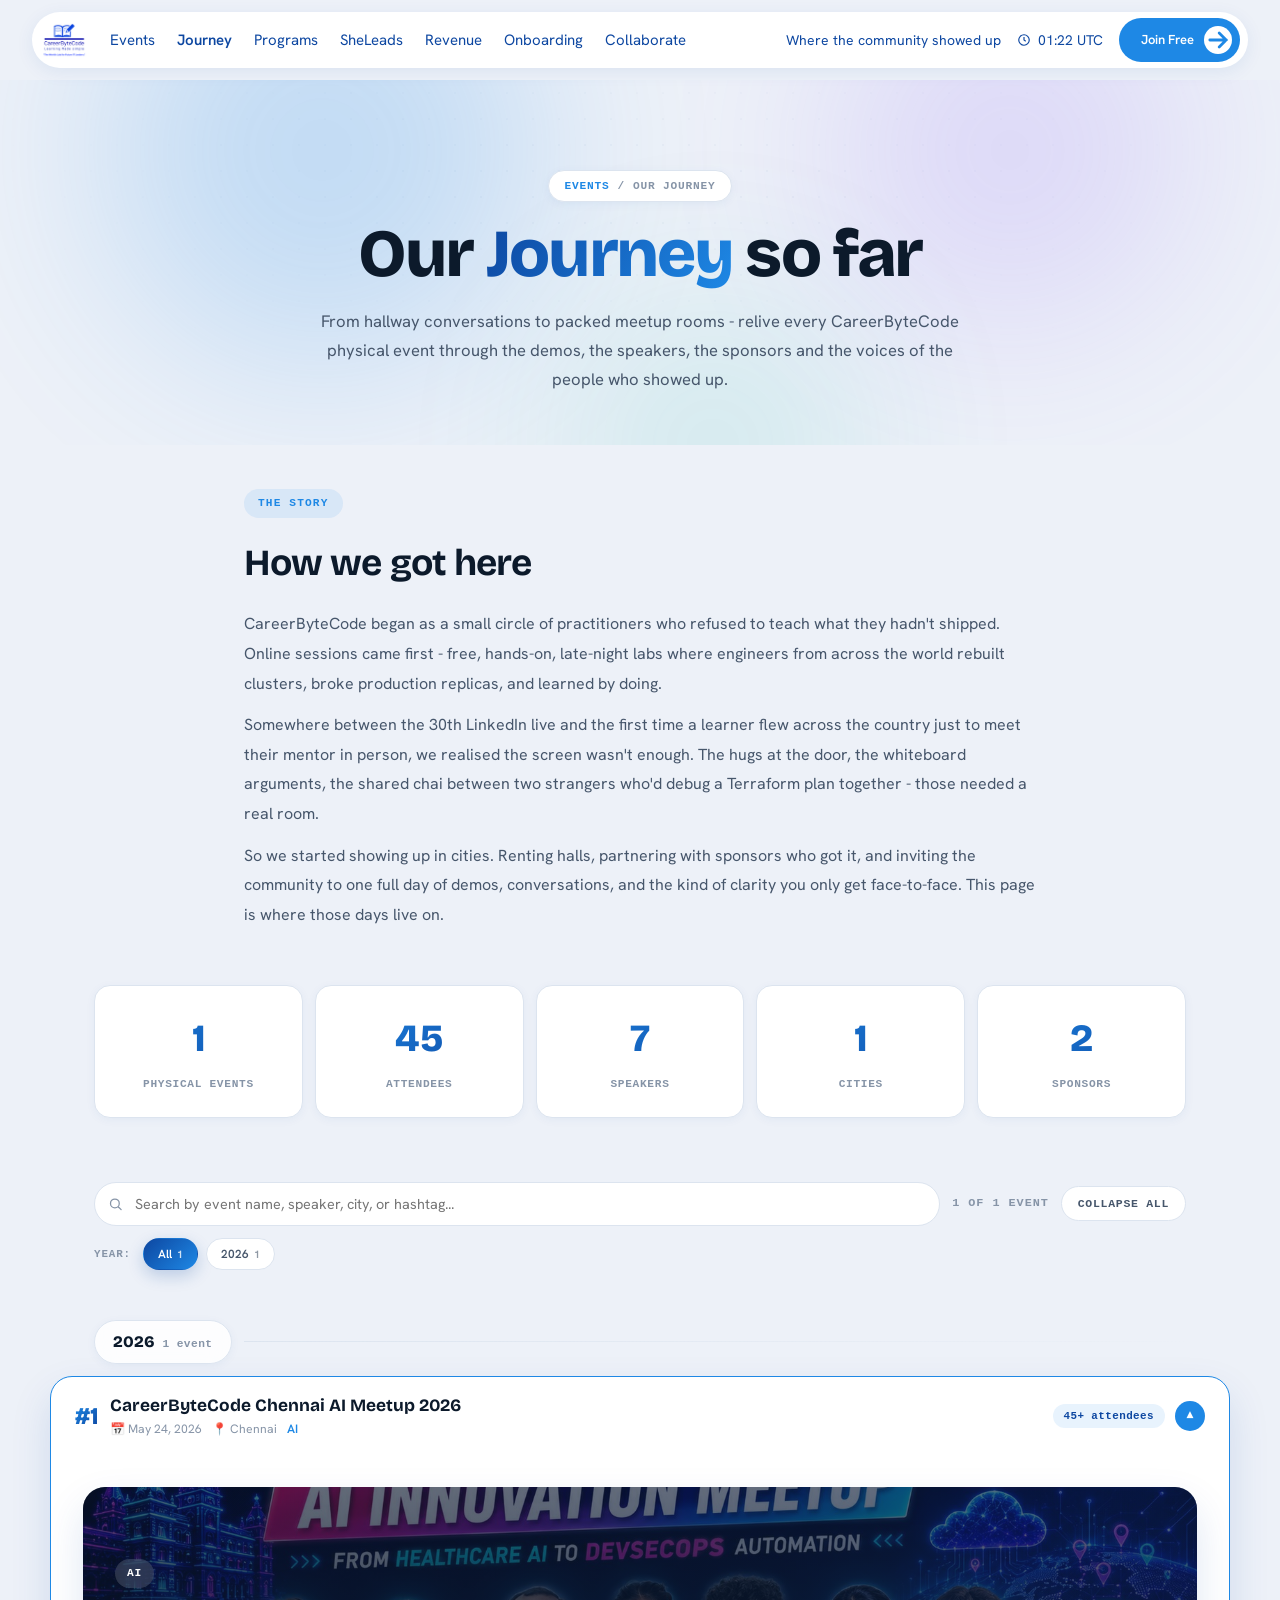
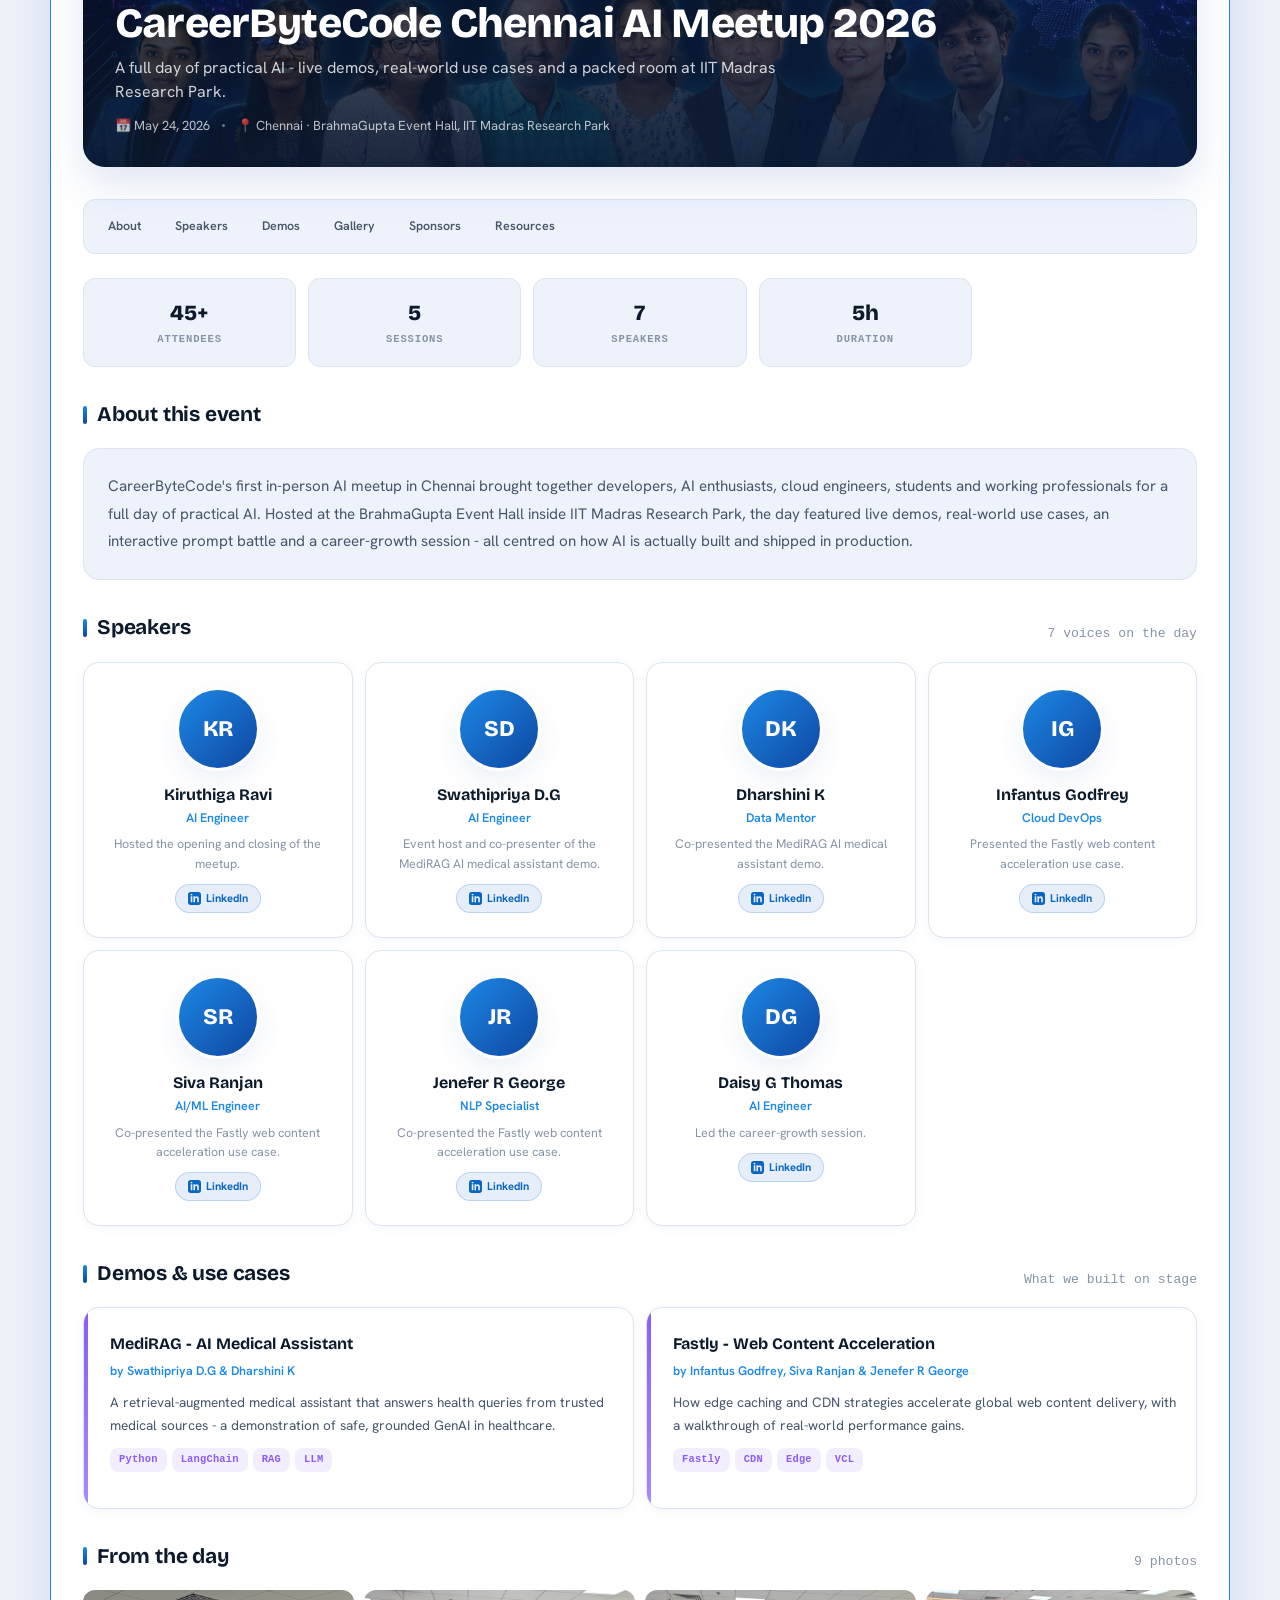
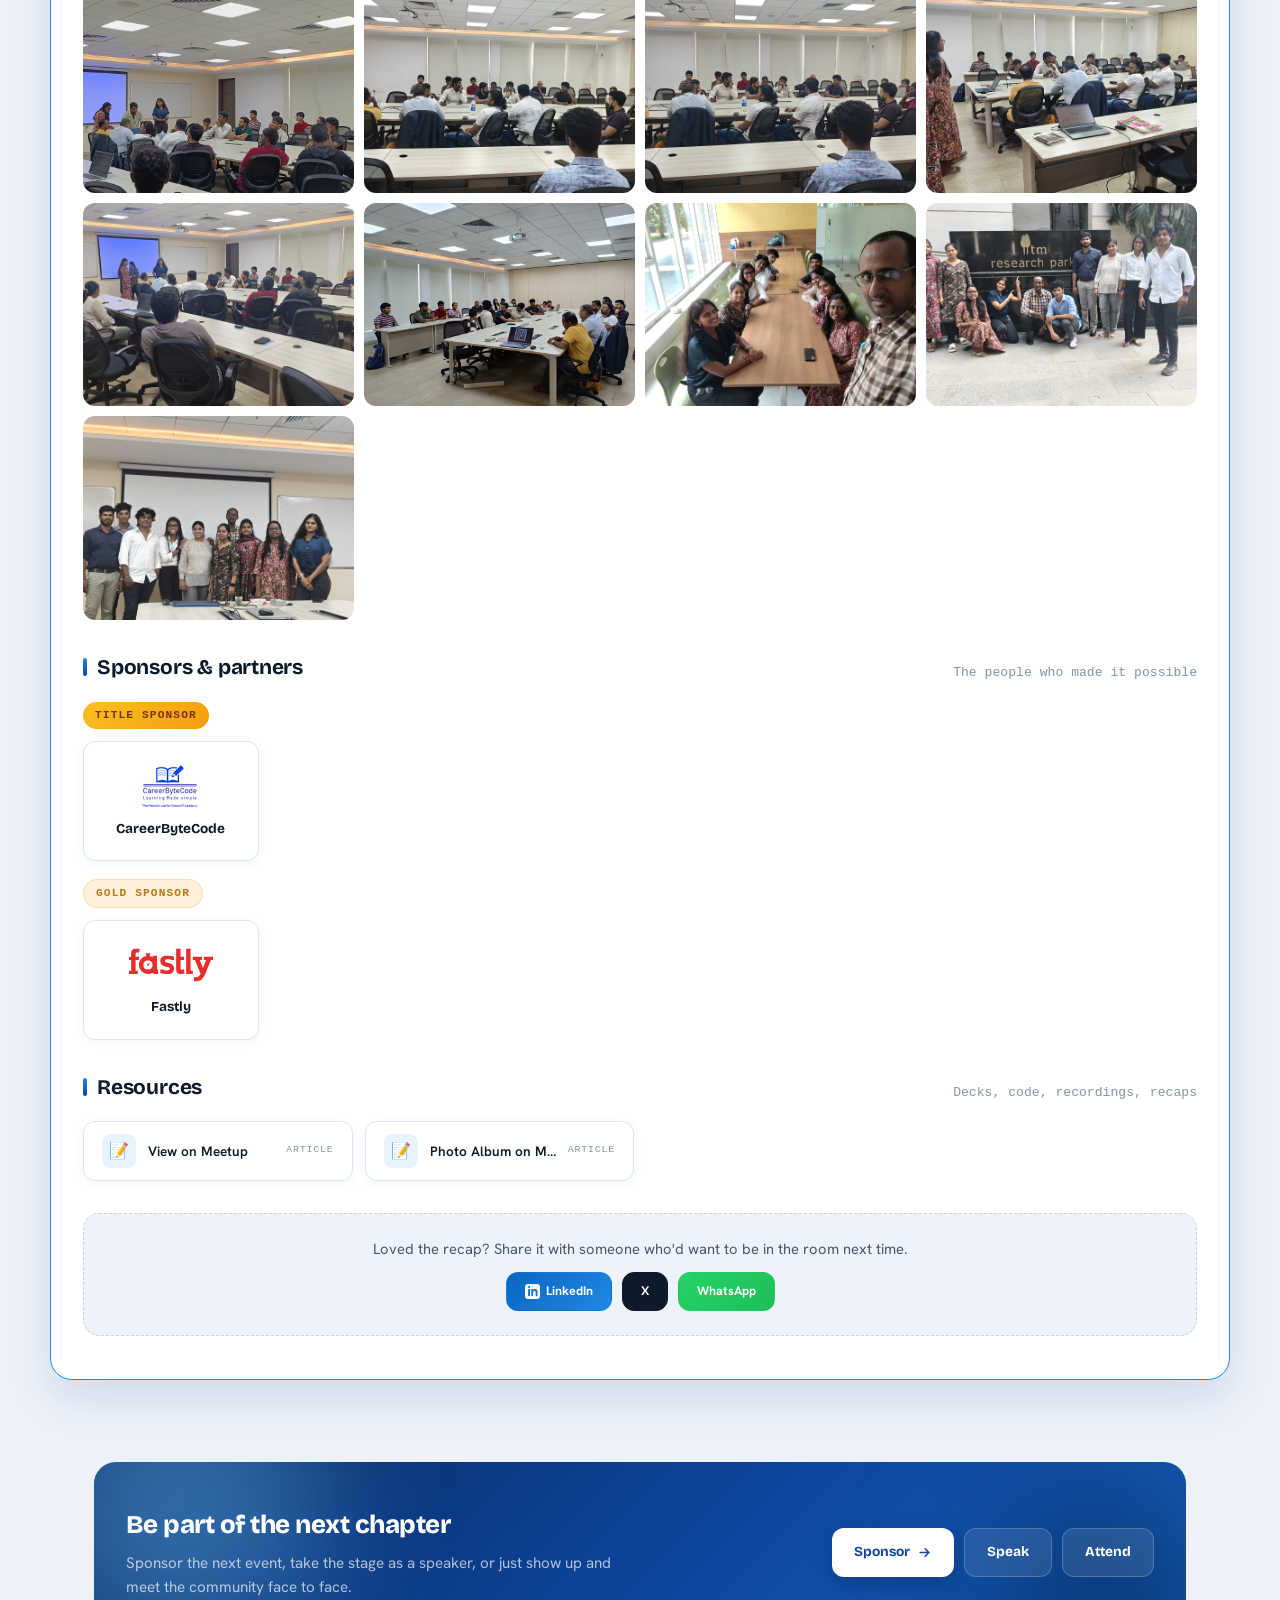
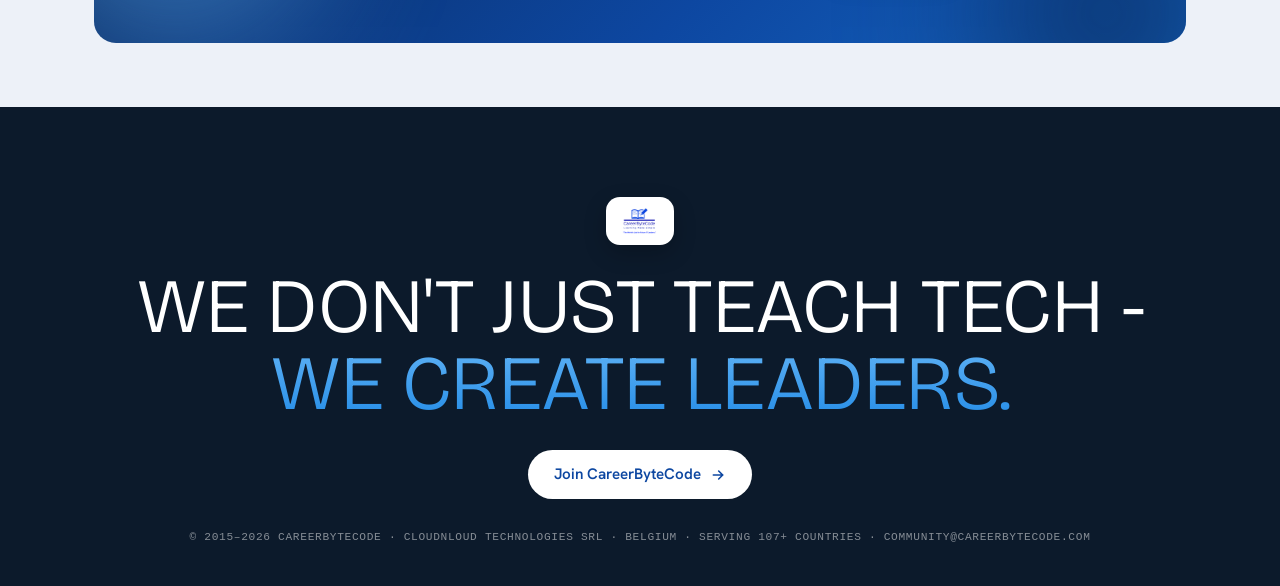
<file: journey.html>
<!DOCTYPE html>
<html lang="en">
<head>
<meta charset="UTF-8">
<meta name="viewport" content="width=device-width, initial-scale=1.0">
<meta name="description" content="Our Journey - relive every CareerByteCode physical tech event. Demos, speakers, sponsors, attendee voices and photos from the field.">
<meta property="og:title" content="Our Journey | CareerByteCode">
<meta property="og:description" content="Demos, speakers, sponsors, and attendee voices from every CareerByteCode physical tech event.">
<meta property="og:type" content="website">
<meta property="og:url" content="https://careerbytecode.github.io/journey.html">
<meta property="og:image" content="assets/img/og-image.png">
<meta name="twitter:card" content="summary_large_image">
<meta name="theme-color" content="#EDF1F8">
<link rel="icon" href="assets/img/cbc-logo.png" type="image/png">
<title>Our Journey | CareerByteCode</title>
<link rel="preload" href="assets/fonts/bricolage.woff2" as="font" type="font/woff2" crossorigin>
<link rel="preload" href="assets/fonts/hanken.woff2" as="font" type="font/woff2" crossorigin>
<link rel="stylesheet" href="assets/css/cbc.css">
<style>
/* ===== Journey - v4 token bridge (maps the data-driven engine's tokens to the v4 system) ===== */
body{
  --accent:#1E88E5;--accent-2:#0D47A1;--accent-3:#8b5cf6;
  --accent-light:rgba(30,136,229,.10);--accent-3-light:rgba(139,92,246,.10);
  --text:#0C1A2B;--text-2:#46566B;--text-3:#8694A7;
  --bg:#EDF1F8;--surface:#fff;--surface-2:#EEF3FB;
  --glass:#fff;--glass-blur:0px;--glass-border:#DCE4EF;
  --border:#DCE4EF;--border-2:#C7D4E8;
  --warning:#B8780A;--gold:#B8780A;--warning-light:rgba(245,158,11,.14);
  --r-sm:8px;--r-md:12px;--r-lg:16px;--r-xl:22px;--r-full:999px;
  --sp-1:6px;--sp-2:12px;--sp-3:18px;--sp-4:24px;--sp-5:32px;--sp-6:44px;--sp-7:64px;--sp-8:88px;
  --sh-sm:0 2px 10px rgba(13,71,161,.05);--sh-md:0 10px 26px rgba(13,71,161,.08);--sh-lg:0 18px 40px rgba(13,71,161,.13);
  --dur-fast:.15s;--dur-normal:.25s;--dur-slow:.55s;
  --ease-out-expo:cubic-bezier(.16,1,.3,1);
  --nav-h:72px;--max-w:1180px;--font-mono:var(--fm);
}
/* reveal (engine toggles .reveal--visible) */
.reveal{opacity:0;transform:translateY(18px);transition:opacity .6s var(--ease),transform .6s var(--ease)}
.reveal--visible{opacity:1;transform:none}
@media(prefers-reduced-motion:reduce){.reveal{opacity:1;transform:none}}

/* ── HERO ── */
.j-hero{position:relative;overflow:clip;text-align:center;padding:clamp(46px,7vw,96px) 0 clamp(30px,4vw,52px)}
.j-hero__bg{position:absolute;inset:0;z-index:0;pointer-events:none}
.j-hero__bg .blob{position:absolute;border-radius:50%;filter:blur(92px);opacity:.2}
.j-hero__bg .b1{width:440px;height:440px;background:var(--blue);top:-150px;left:8%}
.j-hero__bg .b2{width:360px;height:360px;background:#8b5cf6;top:-110px;right:7%;opacity:.16}
.j-hero__bg .b3{width:300px;height:300px;background:var(--teal);bottom:-150px;left:44%;opacity:.12}
.j-hero__bg .grid{position:absolute;inset:0;opacity:.5;background-image:radial-gradient(var(--line) 1.1px,transparent 1.2px);background-size:26px 26px;-webkit-mask-image:radial-gradient(ellipse 70% 70% at 50% 28%,#000,transparent 78%);mask-image:radial-gradient(ellipse 70% 70% at 50% 28%,#000,transparent 78%)}
.j-hero__in{position:relative;z-index:2;max-width:840px;margin:0 auto}
.breadcrumb{display:inline-flex;align-items:center;gap:6px;background:#fff;border:1px solid var(--line);font-family:var(--fm);font-size:.7rem;font-weight:600;letter-spacing:.07em;text-transform:uppercase;padding:7px 16px;border-radius:999px;margin-bottom:18px;color:var(--muted);box-shadow:0 2px 10px rgba(13,71,161,.05)}
.breadcrumb a{color:var(--blue)}.breadcrumb a:hover{color:var(--navy)}
.breadcrumb .sep{color:var(--muted);margin:0 2px}
.j-hero h1{font-family:var(--fd);font-weight:800;font-size:clamp(2.3rem,5.4vw,4.2rem);letter-spacing:-.035em;line-height:1.02;color:var(--ink)}
.j-hero h1 .sh{background:linear-gradient(120deg,var(--navy),var(--blue));-webkit-background-clip:text;background-clip:text;-webkit-text-fill-color:transparent}
.j-hero .lede{color:var(--body);max-width:660px;margin:18px auto 0;line-height:1.75;font-size:1.04rem}

/* ── ORIGIN STORY ── */
.story-section{position:relative;z-index:1;padding:var(--sp-6) var(--sp-6);max-width:880px;margin:0 auto}
.story-tag{display:inline-block;font-family:var(--fm);font-size:.7rem;font-weight:700;letter-spacing:.1em;text-transform:uppercase;color:var(--blue);background:var(--accent-light);padding:6px 14px;border-radius:999px;margin-bottom:var(--sp-3)}
.story-section h2{font-family:var(--fd);font-weight:700;font-size:clamp(1.6rem,3.2vw,2.3rem);margin-bottom:var(--sp-3);letter-spacing:-.025em;color:var(--ink)}
.story-section p{font-size:1rem;color:var(--body);line-height:1.85;margin-bottom:var(--sp-2)}

/* ── COMBINED STATS ── */
.j-stats{position:relative;z-index:1;padding:0 var(--sp-6) var(--sp-7);max-width:var(--max-w);margin:0 auto}
.j-stats-grid{display:grid;grid-template-columns:repeat(5,1fr);gap:var(--sp-2)}
.j-stat{background:#fff;border:1px solid var(--line);border-radius:var(--r-lg);padding:var(--sp-4) var(--sp-2);text-align:center;box-shadow:var(--sh-sm);transition:transform var(--dur-normal) var(--ease-out-expo),box-shadow var(--dur-normal) ease}
.j-stat:hover{transform:translateY(-3px);box-shadow:var(--sh-lg)}
.j-stat__num{font-size:clamp(1.7rem,3vw,2.4rem);font-weight:800;letter-spacing:-.02em;background:linear-gradient(135deg,var(--blue),var(--navy));-webkit-background-clip:text;background-clip:text;color:transparent;font-family:var(--fd)}
.j-stat__lbl{font-size:.7rem;font-weight:600;color:var(--muted);font-family:var(--fm);letter-spacing:.06em;text-transform:uppercase;margin-top:8px}

/* ── TOOLBAR ── */
.events-toolbar{max-width:var(--max-w);margin:0 auto;padding:0 var(--sp-6) var(--sp-3);display:flex;flex-direction:column;gap:var(--sp-2)}
.events-toolbar__row{display:flex;align-items:center;gap:var(--sp-2);flex-wrap:wrap}
.events-toolbar__search{flex:1;min-width:240px;position:relative}
.events-toolbar__search svg{position:absolute;left:14px;top:50%;transform:translateY(-50%);width:15px;height:15px;color:var(--muted);pointer-events:none}
.events-toolbar__search input{width:100%;padding:12px 16px 12px 40px;border-radius:999px;border:1px solid var(--line);background:#fff;color:var(--ink);font-size:.9rem;font-family:inherit;transition:border-color .15s,box-shadow .15s;outline:none}
.events-toolbar__search input:focus{border-color:var(--blue);box-shadow:0 0 0 3px var(--accent-light)}
.events-toolbar__count{font-family:var(--fm);font-size:.74rem;font-weight:600;color:var(--muted);letter-spacing:.08em;text-transform:uppercase;white-space:nowrap}
.events-toolbar__btn{display:inline-flex;align-items:center;gap:6px;font-family:var(--fm);font-size:.72rem;font-weight:700;letter-spacing:.06em;text-transform:uppercase;padding:10px 16px;border-radius:999px;background:#fff;border:1px solid var(--line);color:var(--body);cursor:pointer;transition:all .15s ease}
.events-toolbar__btn:hover{background:var(--accent-light);color:var(--navy);border-color:var(--blue)}
.filter-row{display:flex;align-items:center;gap:8px;flex-wrap:wrap}
.filter-row__lbl{font-family:var(--fm);font-size:.68rem;font-weight:700;letter-spacing:.08em;text-transform:uppercase;color:var(--muted);margin-right:4px}
.filter-chip{display:inline-flex;align-items:center;gap:5px;padding:7px 14px;border-radius:999px;font-size:.74rem;font-weight:600;cursor:pointer;border:1px solid var(--line);background:#fff;color:var(--body);transition:all .15s ease;font-family:inherit}
.filter-chip:hover{background:var(--accent-light);color:var(--navy);border-color:var(--blue)}
.filter-chip.active{background:linear-gradient(135deg,var(--navy),var(--blue));color:#fff;border-color:transparent;box-shadow:0 6px 16px rgba(13,71,161,.22)}
.filter-chip__count{opacity:.6;font-size:.66rem;font-weight:700}
.filter-chip.active .filter-chip__count{opacity:.8}

/* ── YEAR SEPARATOR ── */
.year-sep{display:flex;align-items:center;gap:var(--sp-2);max-width:var(--max-w);margin:var(--sp-5) auto var(--sp-2);padding:0 var(--sp-6);position:sticky;top:var(--nav-h);z-index:4;pointer-events:none}
.year-sep__pill{display:inline-flex;align-items:baseline;gap:8px;padding:9px 18px;border-radius:999px;background:rgba(255,255,255,.85);backdrop-filter:blur(12px);-webkit-backdrop-filter:blur(12px);border:1px solid var(--line);box-shadow:var(--sh-sm);pointer-events:auto}
.year-sep__yr{font-family:var(--fd);font-size:1rem;font-weight:800;color:var(--ink);letter-spacing:-.01em}
.year-sep__count{font-family:var(--fm);font-size:.7rem;font-weight:600;color:var(--muted);letter-spacing:.04em}
.year-sep__line{flex:1;height:1px;background:linear-gradient(90deg,var(--line),transparent)}

/* empty state */
.empty-state{max-width:var(--max-w);margin:var(--sp-5) auto;padding:var(--sp-6) var(--sp-4);text-align:center;border:2px dashed var(--border-2);border-radius:var(--r-lg);background:#fff}
.empty-state__icon{font-size:46px;margin-bottom:8px;opacity:.55}
.empty-state__txt{font-size:.95rem;color:var(--body)}

/* ── EVENT BLOCK (collapsible per-event card) ── */
.event-block{position:relative;z-index:1;max-width:var(--max-w);margin:0 auto var(--sp-3);padding:0;scroll-margin-top:calc(var(--nav-h) + 20px);background:#fff;border:1px solid var(--line);border-radius:var(--r-xl);overflow:hidden;transition:border-color var(--dur-normal) ease,box-shadow var(--dur-normal) ease;box-shadow:var(--sh-sm)}
.event-block:hover{border-color:var(--border-2);box-shadow:var(--sh-md)}
.event-block--open{border-color:var(--blue);box-shadow:var(--sh-lg)}
.event-block__inner{padding:var(--sp-5) var(--sp-5) var(--sp-6)}
.event-block__head{display:flex;width:100%;align-items:center;justify-content:space-between;gap:var(--sp-3);padding:var(--sp-3) var(--sp-4);background:none;border:none;cursor:pointer;text-align:left;transition:background var(--dur-fast) ease;font-family:inherit;color:inherit}
.event-block__head:hover{background:var(--accent-light)}
.event-block__head:focus-visible{outline:2px solid var(--blue);outline-offset:-2px}
.event-block__head-left{display:flex;align-items:center;gap:var(--sp-2);min-width:0;flex:1}
.event-block__num{font-family:var(--fd);font-size:1.5rem;font-weight:800;color:transparent;background:linear-gradient(135deg,var(--blue),var(--navy));-webkit-background-clip:text;background-clip:text;flex-shrink:0;line-height:1;letter-spacing:-.02em}
.event-block__head-text{min-width:0;flex:1}
.event-block__name-row{font-family:var(--fd);font-size:1.08rem;font-weight:700;color:var(--ink);line-height:1.3}
.event-block__meta-row{font-size:.76rem;color:var(--muted);margin-top:4px;display:flex;flex-wrap:wrap;gap:10px;align-items:center}
.event-block__meta-row span{display:inline-flex;align-items:center;gap:4px}
.event-block__head-right{display:flex;align-items:center;gap:10px;flex-shrink:0}
.event-block__pill{display:inline-flex;align-items:center;gap:4px;font-family:var(--fm);font-size:.68rem;font-weight:700;padding:6px 11px;border-radius:999px;background:var(--accent-light);color:var(--navy);letter-spacing:.04em}
.event-block__chevron{width:30px;height:30px;border-radius:50%;display:flex;align-items:center;justify-content:center;color:var(--body);background:var(--surface-2);transition:transform var(--dur-normal) var(--ease-out-expo),background var(--dur-fast) ease;font-size:14px}
.event-block--open .event-block__chevron{transform:rotate(180deg);background:var(--blue);color:#fff}
.event-block__body{max-height:0;overflow:hidden;transition:max-height var(--dur-slow) var(--ease-out-expo)}
.event-block--open .event-block__body{max-height:99999px}

/* hero strip (per event) */
.eh{position:relative;border-radius:var(--r-xl);overflow:hidden;background:linear-gradient(135deg,#0a1628,#0d2147);box-shadow:var(--sh-lg);margin-bottom:var(--sp-5);min-height:280px;display:flex;align-items:flex-end}
.eh__bg{position:absolute;inset:0;background-size:cover;background-position:center;opacity:.45}
.eh__bg::after{content:'';position:absolute;inset:0;background:linear-gradient(180deg,rgba(10,22,40,.2) 0%,rgba(10,22,40,.85) 100%)}
.eh__noimg{position:absolute;inset:0;background:radial-gradient(circle at 30% 30%,rgba(30,136,229,.4) 0%,transparent 60%),radial-gradient(circle at 80% 70%,rgba(139,92,246,.32) 0%,transparent 60%),linear-gradient(135deg,#0a1628,#0d2147)}
.eh__body{position:relative;z-index:1;padding:var(--sp-5);color:#fff;width:100%}
.eh__tag{display:inline-flex;align-items:center;gap:6px;background:rgba(255,255,255,.14);backdrop-filter:blur(8px);-webkit-backdrop-filter:blur(8px);font-family:var(--fm);font-size:.7rem;font-weight:700;letter-spacing:.08em;text-transform:uppercase;padding:6px 12px;border-radius:999px;margin-bottom:var(--sp-2)}
.eh__name{font-family:var(--fd);font-size:clamp(1.6rem,3.6vw,2.6rem);font-weight:800;letter-spacing:-.02em;line-height:1.15;margin-bottom:8px}
.eh__tagline{font-size:1rem;color:rgba(255,255,255,.8);margin-bottom:var(--sp-2);max-width:680px}
.eh__meta{display:flex;flex-wrap:wrap;gap:var(--sp-2);align-items:center;font-size:.82rem;color:rgba(255,255,255,.72)}
.eh__meta span{display:inline-flex;align-items:center;gap:6px}
.eh__meta .dot{width:3px;height:3px;border-radius:50%;background:rgba(255,255,255,.4)}

/* mini-nav */
.emn{display:flex;gap:6px;flex-wrap:wrap;padding:10px;background:var(--surface-2);border:1px solid var(--line);border-radius:var(--r-md);margin-bottom:var(--sp-4);overflow-x:auto;-webkit-overflow-scrolling:touch}
.emn a{flex-shrink:0;padding:7px 14px;border-radius:var(--r-sm);font-size:.78rem;font-weight:600;color:var(--body);transition:all var(--dur-fast) ease;text-decoration:none}
.emn a:hover{background:var(--accent-light);color:var(--navy)}

/* quick stats */
.eqs{display:grid;grid-template-columns:repeat(5,1fr);gap:var(--sp-2);margin-bottom:var(--sp-5)}
.eqs__item{background:var(--surface-2);border:1px solid var(--line);border-radius:var(--r-md);padding:var(--sp-3) var(--sp-1);text-align:center}
.eqs__num{font-size:1.35rem;font-weight:800;color:var(--ink);font-family:var(--fd)}
.eqs__lbl{font-size:.66rem;color:var(--muted);text-transform:uppercase;letter-spacing:.08em;font-weight:600;margin-top:3px;font-family:var(--fm)}

/* subsection */
.sub{margin-bottom:var(--sp-5)}
.sub__head{display:flex;align-items:baseline;justify-content:space-between;margin-bottom:var(--sp-3);gap:var(--sp-2);flex-wrap:wrap}
.sub__title{font-family:var(--fd);font-size:1.3rem;font-weight:700;letter-spacing:-.01em;color:var(--ink);display:inline-flex;align-items:center;gap:10px}
.sub__title::before{content:'';width:4px;height:18px;border-radius:2px;background:linear-gradient(180deg,var(--blue),var(--navy))}
.sub__sub{font-size:.82rem;color:var(--muted);font-family:var(--fm)}

/* about */
.eabout{background:var(--surface-2);border:1px solid var(--line);border-radius:var(--r-lg);padding:var(--sp-4);font-size:.95rem;line-height:1.8;color:var(--body)}

/* agenda */
.agenda{border-left:2px solid var(--line);padding-left:var(--sp-3)}
.agenda__row{position:relative;padding:var(--sp-2) 0 var(--sp-2) var(--sp-2)}
.agenda__row::before{content:'';position:absolute;left:calc(-1 * var(--sp-3) - 6px);top:calc(var(--sp-2) + 6px);width:10px;height:10px;border-radius:50%;background:var(--blue);box-shadow:0 0 0 4px var(--accent-light)}
.agenda__row + .agenda__row{border-top:1px dashed var(--line)}
.agenda__time{font-family:var(--fm);font-size:.78rem;font-weight:700;color:var(--blue);letter-spacing:.04em}
.agenda__title{font-family:var(--fd);font-size:.95rem;font-weight:600;color:var(--ink);margin:3px 0}
.agenda__spk{font-size:.78rem;color:var(--muted)}

/* speakers */
.spk-grid{display:grid;grid-template-columns:repeat(auto-fit,minmax(240px,1fr));gap:var(--sp-2)}
.spk-card{background:#fff;border:1px solid var(--line);border-radius:var(--r-lg);padding:var(--sp-4) var(--sp-3);text-align:center;box-shadow:var(--sh-sm);transition:transform var(--dur-normal) var(--ease-out-expo),box-shadow var(--dur-normal) ease}
.spk-card:hover{transform:translateY(-4px);box-shadow:var(--sh-lg)}
.spk-card__avatar{width:84px;height:84px;border-radius:50%;margin:0 auto var(--sp-2);background:linear-gradient(135deg,var(--blue),var(--navy));display:flex;align-items:center;justify-content:center;color:#fff;font-weight:800;font-size:1.4rem;letter-spacing:-.02em;overflow:hidden;border:3px solid #fff;box-shadow:var(--sh-md);font-family:var(--fd)}
.spk-card__avatar img{width:100%;height:100%;object-fit:cover}
.spk-card__name{font-family:var(--fd);font-size:1rem;font-weight:700;color:var(--ink);margin-bottom:2px}
.spk-card__role{font-size:.78rem;color:var(--blue);font-weight:600;margin-bottom:8px}
.spk-card__bio{font-size:.78rem;color:var(--muted);line-height:1.55;margin-bottom:10px}
.spk-card__li{display:inline-flex;align-items:center;gap:5px;font-size:.7rem;font-weight:700;color:#0a66c2;padding:5px 12px;border-radius:999px;background:rgba(10,102,194,.1);border:1px solid rgba(10,102,194,.2);transition:all var(--dur-fast) ease}
.spk-card__li svg{width:13px;height:13px}
.spk-card__li:hover{background:#0a66c2;color:#fff}

/* demos */
.demos-grid{display:grid;grid-template-columns:repeat(auto-fit,minmax(320px,1fr));gap:var(--sp-2)}
.demo-card{background:#fff;border:1px solid var(--line);border-radius:var(--r-lg);padding:var(--sp-4) var(--sp-3);box-shadow:var(--sh-sm);transition:transform var(--dur-normal) ease,box-shadow var(--dur-normal) ease;position:relative;overflow:hidden}
.demo-card::before{content:'';position:absolute;top:0;left:0;width:4px;height:100%;background:linear-gradient(180deg,var(--accent-3),#a78bfa)}
.demo-card:hover{transform:translateY(-3px);box-shadow:var(--sh-lg)}
.demo-card__title{font-family:var(--fd);font-size:1rem;font-weight:700;color:var(--ink);margin-bottom:6px;padding-left:8px}
.demo-card__spk{font-size:.78rem;color:var(--blue);font-weight:600;padding-left:8px;margin-bottom:10px}
.demo-card__desc{font-size:.85rem;color:var(--body);line-height:1.65;padding-left:8px;margin-bottom:var(--sp-2)}
.demo-card__stack{display:flex;flex-wrap:wrap;gap:5px;padding-left:8px;margin-bottom:var(--sp-2)}
.demo-card__tag{font-family:var(--fm);font-size:.65rem;font-weight:700;color:var(--accent-3);background:var(--accent-3-light);padding:4px 9px;border-radius:var(--r-sm);letter-spacing:.02em}
.demo-card__links{display:flex;gap:8px;flex-wrap:wrap;padding-left:8px}
.demo-card__link{display:inline-flex;align-items:center;gap:4px;font-size:.72rem;font-weight:700;color:var(--blue);padding:6px 12px;border-radius:var(--r-sm);background:var(--accent-light);border:1px solid rgba(30,136,229,.18);transition:all var(--dur-fast) ease}
.demo-card__link:hover{background:var(--blue);color:#fff}

/* gallery */
.gal{display:grid;grid-template-columns:repeat(auto-fill,minmax(220px,1fr));gap:10px}
.gal__item{position:relative;border-radius:var(--r-md);overflow:hidden;cursor:zoom-in;background:var(--surface-2);aspect-ratio:4/3;transition:transform var(--dur-normal) ease,box-shadow var(--dur-normal) ease}
.gal__item:hover{transform:scale(1.02);box-shadow:var(--sh-lg)}
.gal__item img{width:100%;height:100%;object-fit:cover;display:block}
.gal__item--ph{display:flex;align-items:center;justify-content:center;background:linear-gradient(135deg,var(--accent-light),var(--accent-3-light));color:var(--muted);font-family:var(--fm);font-size:.7rem;font-weight:600}

/* lightbox */
.lb{position:fixed;inset:0;background:rgba(8,16,28,.92);z-index:1000;display:none;align-items:center;justify-content:center;padding:var(--sp-3);cursor:zoom-out}
.lb.active{display:flex;animation:fade-in .25s ease}
.lb img{max-width:100%;max-height:100%;border-radius:var(--r-md);box-shadow:0 30px 80px rgba(0,0,0,.5)}
.lb__close{position:absolute;top:20px;right:20px;width:44px;height:44px;border-radius:50%;background:rgba(255,255,255,.1);color:#fff;border:1px solid rgba(255,255,255,.2);font-size:20px;cursor:pointer;display:flex;align-items:center;justify-content:center;transition:background var(--dur-fast) ease}
.lb__close:hover{background:rgba(255,255,255,.2)}

/* sponsors */
.spons-tier{margin-bottom:var(--sp-3)}
.spons-tier__head{display:inline-block;font-family:var(--fm);font-size:.7rem;font-weight:700;letter-spacing:.1em;text-transform:uppercase;padding:5px 12px;border-radius:999px;margin-bottom:var(--sp-2)}
.spons-tier--title .spons-tier__head{background:linear-gradient(135deg,#fbbf24,#f59e0b);color:#78350f}
.spons-tier--gold .spons-tier__head{background:var(--warning-light);color:var(--gold);border:1px solid rgba(245,158,11,.25)}
.spons-tier--silver .spons-tier__head{background:var(--surface-2);color:var(--muted);border:1px solid var(--line)}
.spons-tier--community .spons-tier__head{background:var(--accent-3-light);color:var(--accent-3);border:1px solid rgba(139,92,246,.2)}
.spons-grid{display:grid;grid-template-columns:repeat(auto-fill,minmax(160px,1fr));gap:var(--sp-2)}
.spons-card{background:#fff;border:1px solid var(--line);border-radius:var(--r-md);padding:var(--sp-3) var(--sp-2);display:flex;flex-direction:column;align-items:center;gap:8px;text-align:center;transition:all var(--dur-normal) ease;min-height:120px;justify-content:center;box-shadow:var(--sh-sm)}
.spons-card:hover{transform:translateY(-2px);box-shadow:var(--sh-md);border-color:var(--blue)}
.spons-card img{max-width:120px;max-height:48px;object-fit:contain}
.spons-card__name{font-family:var(--fd);font-size:.85rem;font-weight:700;color:var(--ink)}
.spons-card__ph{width:100%;height:48px;border-radius:var(--r-sm);background:linear-gradient(135deg,var(--surface-2),#fff);display:flex;align-items:center;justify-content:center;color:var(--muted);font-family:var(--fm);font-size:.7rem;font-weight:700;letter-spacing:.08em}

/* feedback */
.fb-grid{display:grid;grid-template-columns:repeat(auto-fit,minmax(300px,1fr));gap:var(--sp-2)}
.fb-card{background:#fff;border:1px solid var(--line);border-radius:var(--r-lg);padding:var(--sp-4) var(--sp-3);position:relative;transition:transform var(--dur-normal) ease,box-shadow var(--dur-normal) ease;box-shadow:var(--sh-sm)}
.fb-card:hover{transform:translateY(-3px);box-shadow:var(--sh-lg)}
.fb-card::before{content:'\201C';position:absolute;top:-6px;left:14px;font-size:60px;color:var(--blue);opacity:.22;font-family:Georgia,serif;line-height:1}
.fb-card__quote{font-size:.92rem;line-height:1.7;color:var(--body);font-style:italic;margin-bottom:var(--sp-3);padding-top:var(--sp-2)}
.fb-card__person{display:flex;align-items:center;gap:12px;padding-top:var(--sp-2);border-top:1px solid var(--line)}
.fb-card__av{width:44px;height:44px;border-radius:50%;background:linear-gradient(135deg,var(--accent-3),#a78bfa);display:flex;align-items:center;justify-content:center;color:#fff;font-weight:700;font-size:.95rem;flex-shrink:0;overflow:hidden;font-family:var(--fd)}
.fb-card__av img{width:100%;height:100%;object-fit:cover}
.fb-card__who{flex:1;min-width:0}
.fb-card__name{font-family:var(--fd);font-size:.88rem;font-weight:700;color:var(--ink)}
.fb-card__role{font-size:.72rem;color:var(--muted)}
.fb-card__li{display:inline-flex;align-items:center;justify-content:center;width:32px;height:32px;border-radius:var(--r-sm);background:rgba(10,102,194,.1);color:#0a66c2;border:1px solid rgba(10,102,194,.2);transition:all var(--dur-fast) ease;flex-shrink:0}
.fb-card__li:hover{background:#0a66c2;color:#fff;transform:translateY(-1px)}
.fb-card__li svg{width:16px;height:16px}

/* resources */
.res-grid{display:grid;grid-template-columns:repeat(auto-fill,minmax(220px,1fr));gap:var(--sp-2)}
.res-card{display:flex;align-items:center;gap:var(--sp-2);background:#fff;border:1px solid var(--line);border-radius:var(--r-md);padding:var(--sp-2) var(--sp-3);transition:all var(--dur-normal) ease;text-decoration:none;box-shadow:var(--sh-sm)}
.res-card:hover{transform:translateX(3px);border-color:var(--blue);box-shadow:var(--sh-md)}
.res-card__icon{width:34px;height:34px;border-radius:var(--r-sm);background:var(--accent-light);color:var(--blue);display:flex;align-items:center;justify-content:center;font-size:16px;flex-shrink:0}
.res-card__lbl{font-size:.85rem;font-weight:600;color:var(--ink);flex:1;min-width:0;overflow:hidden;text-overflow:ellipsis;white-space:nowrap}
.res-card__type{font-family:var(--fm);font-size:.62rem;color:var(--muted);text-transform:uppercase;letter-spacing:.08em}

/* share strip */
.share-strip{background:var(--surface-2);border:1px dashed var(--border-2);border-radius:var(--r-lg);padding:var(--sp-4) var(--sp-3);text-align:center;margin-top:var(--sp-3)}
.share-strip__txt{font-size:.92rem;color:var(--body);margin-bottom:var(--sp-2)}
.share-strip__btns{display:flex;gap:10px;justify-content:center;flex-wrap:wrap}
.share-btn{display:inline-flex;align-items:center;gap:6px;padding:9px 18px;border-radius:var(--r-md);font-size:.78rem;font-weight:700;transition:all var(--dur-fast) ease;text-decoration:none;border:1px solid transparent}
.share-btn svg{width:15px;height:15px}
.share-btn--li{background:linear-gradient(135deg,#0a66c2,#1E88E5);color:#fff}
.share-btn--li:hover{transform:translateY(-2px);box-shadow:0 6px 18px rgba(10,102,194,.3)}
.share-btn--x{background:#0C1A2B;color:#fff;border-color:#0C1A2B}
.share-btn--x:hover{transform:translateY(-2px);box-shadow:0 6px 18px rgba(12,26,43,.4)}
.share-btn--wa{background:linear-gradient(135deg,#25d366,#1ebe57);color:#fff}
.share-btn--wa:hover{transform:translateY(-2px);box-shadow:0 6px 18px rgba(37,211,102,.3)}

/* coming soon */
.coming-soon{padding:var(--sp-5) var(--sp-4);text-align:center;border:2px dashed var(--border-2);border-radius:var(--r-lg);background:var(--surface-2);margin-top:var(--sp-2)}
.coming-soon__icon{font-size:42px;margin-bottom:8px}
.coming-soon__txt{font-size:.9rem;color:var(--muted)}
.coming-soon code{font-family:var(--fm);font-size:.82em;background:#fff;border:1px solid var(--line);padding:1px 6px;border-radius:6px;color:var(--navy)}

@keyframes fade-in{from{opacity:0}to{opacity:1}}

/* ── BIG CTA ── */
.j-cta{position:relative;z-index:1;padding:var(--sp-7) var(--sp-6);max-width:var(--max-w);margin:0 auto}
.j-cta-banner{background:linear-gradient(135deg,#0a2a5e,#0D47A1 58%,#1565c0);border-radius:var(--r-xl);padding:var(--sp-6) var(--sp-5);position:relative;overflow:hidden}
.j-cta-banner__orb{position:absolute;border-radius:50%;filter:blur(70px);opacity:.45;pointer-events:none}
.j-cta-banner__orb1{width:300px;height:300px;background:var(--sky);top:-110px;left:-70px}
.j-cta-banner__orb2{width:260px;height:260px;background:#0a2a5e;bottom:-100px;right:-50px;opacity:.7}
.j-cta-banner__inner{position:relative;z-index:1;display:flex;align-items:center;justify-content:space-between;gap:var(--sp-4);flex-wrap:wrap}
.j-cta-banner__title{font-family:var(--fd);font-size:1.6rem;font-weight:800;color:#fff;margin-bottom:6px;letter-spacing:-.02em}
.j-cta-banner__sub{font-size:.95rem;color:rgba(255,255,255,.68);max-width:500px;line-height:1.6}
.j-cta-banner__btns{display:flex;gap:10px;flex-wrap:wrap}
.j-cta-btn{display:inline-flex;align-items:center;gap:7px;padding:13px 22px;border-radius:var(--r-md);font-size:.86rem;font-weight:700;transition:all var(--dur-fast) ease;text-decoration:none;font-family:var(--fd)}
.j-cta-btn svg{width:15px;height:15px}
.j-cta-btn--p{background:#fff;color:var(--navy);box-shadow:0 8px 22px rgba(0,0,0,.18)}
.j-cta-btn--p:hover{transform:translateY(-2px);box-shadow:0 12px 30px rgba(0,0,0,.26)}
.j-cta-btn--s{background:rgba(255,255,255,.1);color:#fff;border:1px solid rgba(255,255,255,.2)}
.j-cta-btn--s:hover{background:rgba(255,255,255,.18);transform:translateY(-2px)}

/* responsive */
@media(max-width:960px){
  .story-section{padding:var(--sp-5) var(--sp-3)}
  .j-stats{padding:0 var(--sp-3) var(--sp-5)}
  .j-stats-grid{grid-template-columns:repeat(3,1fr)}
  .events-toolbar{padding:0 var(--sp-3) var(--sp-3)}
  .year-sep{padding:0 var(--sp-3);margin-left:var(--sp-3);margin-right:var(--sp-3)}
  .event-block{margin-left:var(--sp-3);margin-right:var(--sp-3)}
  .event-block__inner{padding:var(--sp-3)}
  .eh__body{padding:var(--sp-4) var(--sp-3)}
  .eqs{grid-template-columns:repeat(3,1fr)}
  .j-cta{padding:var(--sp-5) var(--sp-3)}
  .j-cta-banner{padding:var(--sp-4) var(--sp-3)}
  .j-cta-banner__inner{flex-direction:column;align-items:flex-start}
}
@media(max-width:640px){
  .breadcrumb{font-size:.64rem;padding:6px 14px}
  .j-stats-grid{grid-template-columns:repeat(2,1fr)}
  .eqs{grid-template-columns:repeat(2,1fr)}
  .sub__title{font-size:1.1rem}
  .eh__name{font-size:1.4rem}
  .eh__tagline{font-size:.9rem}
  .demos-grid{grid-template-columns:1fr}
  .gal{grid-template-columns:repeat(2,1fr)}
  .share-strip__btns{flex-direction:column;align-items:stretch}
  .share-btn{justify-content:center}
  .j-cta-banner__btns{width:100%;flex-direction:column}
  .j-cta-btn{justify-content:center}
  .event-block__head{padding:var(--sp-2) var(--sp-3);gap:var(--sp-2)}
  .event-block__num{font-size:1.2rem}
  .event-block__name-row{font-size:.95rem}
  .event-block__meta-row{font-size:.72rem;gap:8px}
  .event-block__pill{display:none}
}
</style>
<script type="application/ld+json">
{"@context":"https://schema.org","@type":"WebPage","name":"CareerByteCode - Our Journey","description":"Demos, speakers, sponsors and attendee voices from every CareerByteCode physical tech event.","url":"https://careerbytecode.github.io/journey.html","publisher":{"@type":"Organization","name":"CareerByteCode","url":"https://www.careerbytecode.com"}}
</script>
</head>
<body>

<!-- NAV -->
<header class="nav4">
  <div class="wrap">
    <div class="navp">
      <div class="navp__l">
        <a href="index.html" aria-label="CareerByteCode home"><img class="navp__logoimg" src="assets/img/cbc-logo.png" alt="CareerByteCode"></a>
        <nav class="navp__links">
          <a href="events.html">Events</a><a href="journey.html" class="active">Journey</a><a href="programs.html">Programs</a><a href="sheleads.html">SheLeads</a><a href="revenue-models.html">Revenue</a><a href="onboarding.html">Onboarding</a><a href="collaborate.html">Collaborate</a>
        </nav>
      </div>
      <div class="navp__r">
        <span class="navp__note">Where the community showed up</span>
        <span class="navp__clock"><svg viewBox="0 0 24 24" fill="none" stroke="currentColor" stroke-width="2"><circle cx="12" cy="12" r="9"/><path d="M12 7v5l3 2"/></svg><span data-clock>--:--</span></span>
        <a class="btx btx--blue" href="https://www.linkedin.com/company/careerbytecode" target="_blank" rel="noopener noreferrer"><span class="roll"><span class="roll__in"><span>Join Free</span><span>Join Free</span></span></span><span class="btx__c"><svg viewBox="0 0 24 24" fill="none" stroke="currentColor" stroke-width="2.4" stroke-linecap="round"><path d="M5 12h14M13 6l6 6-6 6"/></svg></span></a>
        <button class="navp__menu" type="button" aria-label="Menu"><svg width="18" height="18" viewBox="0 0 24 24" fill="none" stroke="currentColor" stroke-width="2" stroke-linecap="round"><path d="M3 6h18M3 12h18M3 18h18"/></svg></button>
      </div>
    </div>
  </div>
</header>

<main>

<!-- HERO -->
<header class="j-hero reveal" id="hero">
  <div class="j-hero__bg" aria-hidden="true"><div class="grid"></div><div class="blob b1"></div><div class="blob b2"></div><div class="blob b3"></div></div>
  <div class="wrap j-hero__in">
    <div class="breadcrumb"><a href="events.html">Events</a><span class="sep">/</span><span class="current">Our Journey</span></div>
    <h1>Our <span class="sh">Journey</span> so far</h1>
    <p class="lede">From hallway conversations to packed meetup rooms - relive every CareerByteCode physical event through the demos, the speakers, the sponsors and the voices of the people who showed up.</p>
  </div>
</header>

<!-- ORIGIN STORY -->
<section class="story-section reveal">
  <div class="story-tag">The Story</div>
  <h2>How we got here</h2>
  <p>CareerByteCode began as a small circle of practitioners who refused to teach what they hadn't shipped. Online sessions came first - free, hands-on, late-night labs where engineers from across the world rebuilt clusters, broke production replicas, and learned by doing.</p>
  <p>Somewhere between the 30th LinkedIn live and the first time a learner flew across the country just to meet their mentor in person, we realised the screen wasn't enough. The hugs at the door, the whiteboard arguments, the shared chai between two strangers who'd debug a Terraform plan together - those needed a real room.</p>
  <p>So we started showing up in cities. Renting halls, partnering with sponsors who got it, and inviting the community to one full day of demos, conversations, and the kind of clarity you only get face-to-face. This page is where those days live on.</p>
</section>

<!-- COMBINED STATS (auto-computed from events-data.js) -->
<section class="j-stats reveal" aria-label="Journey statistics">
  <div class="j-stats-grid">
    <div class="j-stat"><div class="j-stat__num" data-stat="events">0</div><div class="j-stat__lbl">Physical Events</div></div>
    <div class="j-stat"><div class="j-stat__num" data-stat="attendees">0</div><div class="j-stat__lbl">Attendees</div></div>
    <div class="j-stat"><div class="j-stat__num" data-stat="speakers">0</div><div class="j-stat__lbl">Speakers</div></div>
    <div class="j-stat"><div class="j-stat__num" data-stat="cities">0</div><div class="j-stat__lbl">Cities</div></div>
    <div class="j-stat"><div class="j-stat__num" data-stat="sponsors">0</div><div class="j-stat__lbl">Sponsors</div></div>
  </div>
</section>

<!-- TOOLBAR -->
<section class="events-toolbar reveal" aria-label="Search and filter events">
  <div class="events-toolbar__row">
    <div class="events-toolbar__search">
      <svg viewBox="0 0 24 24" fill="none" stroke="currentColor" stroke-width="2" stroke-linecap="round" stroke-linejoin="round"><circle cx="11" cy="11" r="7"/><path d="M21 21l-4.3-4.3"/></svg>
      <input type="search" id="ev-search" placeholder="Search by event name, speaker, city, or hashtag..." aria-label="Search events">
    </div>
    <span class="events-toolbar__count" id="ev-count"></span>
    <button class="events-toolbar__btn" id="ev-toggle-all" type="button">Expand all</button>
  </div>
  <div class="filter-row" id="ev-year-filter" aria-label="Filter by year"></div>
  <div class="filter-row" id="ev-city-filter" aria-label="Filter by city"></div>
</section>

<!-- EVENTS RENDERED FROM JS -->
<div id="events-host"></div>

<!-- BIG CTA -->
<section class="j-cta reveal">
  <div class="j-cta-banner">
    <div class="j-cta-banner__orb j-cta-banner__orb1"></div><div class="j-cta-banner__orb j-cta-banner__orb2"></div>
    <div class="j-cta-banner__inner">
      <div>
        <div class="j-cta-banner__title">Be part of the next chapter</div>
        <div class="j-cta-banner__sub">Sponsor the next event, take the stage as a speaker, or just show up and meet the community face to face.</div>
      </div>
      <div class="j-cta-banner__btns">
        <a href="https://www.linkedin.com/in/careerbytecode" target="_blank" rel="noopener noreferrer" class="j-cta-btn j-cta-btn--p">Sponsor <svg viewBox="0 0 24 24" fill="none" stroke="currentColor" stroke-width="2.4" stroke-linecap="round"><path d="M5 12h14M13 6l6 6-6 6"/></svg></a>
        <a href="events.html#speak" class="j-cta-btn j-cta-btn--s">Speak</a>
        <a href="events.html" class="j-cta-btn j-cta-btn--s">Attend</a>
      </div>
    </div>
  </div>
</section>

</main>

<!-- LIGHTBOX -->
<div class="lb" id="lb" role="dialog" aria-modal="true" aria-label="Image preview">
  <button class="lb__close" aria-label="Close preview">&times;</button>
  <img id="lb-img" alt="">
</div>

<!-- FOOTER -->
<footer class="foot4">
  <div class="wrap">
    <img class="foot4__logo" src="assets/img/cbc-logo.png" alt="CareerByteCode">
    <div class="foot4__big">We don't just teach tech -<br><em>we create leaders.</em></div>
    <a class="wbtn" href="https://www.linkedin.com/in/careerbytecode" target="_blank" rel="noopener noreferrer">Join CareerByteCode <svg viewBox="0 0 24 24" fill="none" stroke="currentColor" stroke-width="2.4" stroke-linecap="round"><path d="M5 12h14M13 6l6 6-6 6"/></svg></a>
    <div class="foot4__copy">© 2015–2026 CareerByteCode · Cloudnloud Technologies SRL · Belgium · Serving 107+ Countries · community@careerbytecode.com</div>
  </div>
</footer>

<!-- mobile sheet -->
<div class="sheet">
  <div class="sheet__bg"></div>
  <div class="sheet__p">
    <span class="navp__clock"><svg viewBox="0 0 24 24" fill="none" stroke="currentColor" stroke-width="2"><circle cx="12" cy="12" r="9"/><path d="M12 7v5l3 2"/></svg><span data-clock>--:--</span></span>
    <nav class="sheet__links"><a href="events.html">Events</a><a href="journey.html">Journey</a><a href="programs.html">Programs</a><a href="sheleads.html">SheLeads</a><a href="revenue-models.html">Revenue</a><a href="onboarding.html">Onboarding</a><a href="collaborate.html">Collaborate</a></nav>
    <a class="btx btx--blue" href="https://www.linkedin.com/company/careerbytecode" target="_blank" rel="noopener noreferrer" data-sheet-close><span class="roll"><span class="roll__in"><span>Join Free</span><span>Join Free</span></span></span><span class="btx__c"><svg viewBox="0 0 24 24" fill="none" stroke="currentColor" stroke-width="2.4" stroke-linecap="round"><path d="M5 12h14M13 6l6 6-6 6"/></svg></span></a>
  </div>
</div>

<button class="btt" aria-label="Back to top"><svg viewBox="0 0 24 24" fill="none" stroke="currentColor" stroke-width="2.4" stroke-linecap="round" stroke-linejoin="round"><path d="M12 19V5M5 12l7-7 7 7"/></svg></button>

<!-- Static-shell reveal observer (engine handles #events-host reveals itself) -->
<script>
(function(){
  var reduce = window.matchMedia('(prefers-reduced-motion: reduce)').matches;
  var els = document.querySelectorAll('.reveal');
  if (reduce || !('IntersectionObserver' in window)){ els.forEach(function(e){e.classList.add('reveal--visible');}); return; }
  var io = new IntersectionObserver(function(ents){ ents.forEach(function(en){ if(en.isIntersecting){ en.target.classList.add('reveal--visible'); io.unobserve(en.target); } }); }, { threshold:0.08, rootMargin:'0px 0px -30px 0px' });
  els.forEach(function(e){ io.observe(e); });
})();
</script>

<!-- Events data - edit this one file to add new events. -->
<script src="events-data.js"></script>

<script>
/* ──────────────────────────────────────────────────────────────────────────
   Journey orchestrator - reads window.JOURNEY_EVENTS (defined in events-data.js)
   - Sorts newest first
   - Auto-builds Year + City filter chips from data
   - Search across name / speaker / city / hashtag / domain / demos
   - Accordion cards; bodies are rendered ONLY when first opened (lazy)
   - First event auto-open; deep-link (#slug) opens that event instead
   - Expand all / Collapse all toggle
   - Year separators (sticky) for visual chronology
   ────────────────────────────────────────────────────────────────────────── */
(function(){
  // ── PARSE DATA ────────────────────────────────────────────────────────
  const RAW = Array.isArray(window.JOURNEY_EVENTS) ? window.JOURNEY_EVENTS : [];

  // ── HELPERS ───────────────────────────────────────────────────────────
  const esc = s => String(s == null ? "" : s).replace(/[&<>"']/g, c => ({"&":"&amp;","<":"&lt;",">":"&gt;","\"":"&quot;","'":"&#39;"}[c]));
  const initials = name => String(name||"?").split(/\s+/).filter(Boolean).slice(0,2).map(w => w[0]||"").join("").toUpperCase();
  const fmtDate = iso => { if (!iso) return ""; const d = new Date(iso); return isNaN(d) ? iso : d.toLocaleDateString("en-US",{day:"numeric",month:"long",year:"numeric"}); };
  const fmtDateShort = iso => { if (!iso) return ""; const d = new Date(iso); return isNaN(d) ? iso : d.toLocaleDateString("en-US",{day:"numeric",month:"short",year:"numeric"}); };
  const yearOf = iso => { const d = new Date(iso); return isNaN(d) ? null : d.getFullYear(); };
  const liIcon = '<svg viewBox="0 0 24 24" fill="currentColor" aria-hidden="true"><path d="M19 0H5a5 5 0 00-5 5v14a5 5 0 005 5h14a5 5 0 005-5V5a5 5 0 00-5-5zM8 19H5V8h3v11zM6.5 6.5a1.75 1.75 0 110-3.5 1.75 1.75 0 010 3.5zM20 19h-3v-5.5c0-3.3-4-3-4 0V19h-3V8h3v1.8c1.4-2.6 7-2.8 7 2.5V19z"/></svg>';
  const resIcons = { recording:"&#x25B6;", deck:"&#x1F4D1;", repo:"&lt;/&gt;", article:"&#x1F4DD;" };

  // ── SORT NEWEST FIRST ─────────────────────────────────────────────────
  const events = [...RAW].sort((a,b) => new Date(b.date) - new Date(a.date));

  // ── STATS (auto-computed from data) ───────────────────────────────────
  function animateCounter(el, target){
    target = Number(target) || 0;
    const dur = 1200, start = performance.now();
    const suffix = target >= 100 ? "+" : "";
    const tick = now => {
      const t = Math.min(1, (now-start)/dur);
      const eased = 1 - Math.pow(1-t,3);
      el.textContent = Math.round(target * eased) + (t === 1 ? suffix : "");
      if (t < 1) requestAnimationFrame(tick);
    };
    requestAnimationFrame(tick);
  }
  function setStats(){
    const speakerSet = new Set(), citySet = new Set();
    let attendees = 0, sponsors = 0;
    events.forEach(e => {
      attendees += Number(e.stats?.attendees || 0);
      sponsors += (e.sponsors||[]).length;
      if (e.city) citySet.add(e.city);
      (e.speakers||[]).forEach(s => speakerSet.add(String(s.name||"").trim().toLowerCase()));
    });
    const map = { events: events.length, attendees, speakers: speakerSet.size, cities: citySet.size, sponsors };
    Object.keys(map).forEach(k => { const el = document.querySelector(`[data-stat="${k}"]`); if (el) animateCounter(el, map[k]); });
  }

  // ── FILTERS ───────────────────────────────────────────────────────────
  const filters = { year: "all", city: "all", q: "" };
  function chipHtml(key, val, label, count, active){
    return `<button class="filter-chip${active?" active":""}" data-filter-key="${esc(key)}" data-filter-val="${esc(val)}" type="button">${esc(label)} <span class="filter-chip__count">${count}</span></button>`;
  }
  function rebuildFilters(){
    const years = {}, cities = {};
    events.forEach(e => {
      const y = yearOf(e.date);
      if (y != null) years[y] = (years[y]||0)+1;
      if (e.city) cities[e.city] = (cities[e.city]||0)+1;
    });
    const yEl = document.getElementById("ev-year-filter");
    if (yEl){
      const yearOpts = Object.keys(years).map(Number).sort((a,b)=>b-a);
      yEl.innerHTML = `<span class="filter-row__lbl">Year:</span>` + chipHtml("year","all","All",events.length,filters.year==="all") +
        yearOpts.map(y => chipHtml("year",String(y),String(y),years[y],filters.year===String(y))).join("");
    }
    const cEl = document.getElementById("ev-city-filter");
    if (cEl){
      const cityOpts = Object.keys(cities).sort();
      if (cityOpts.length > 1){
        cEl.style.display = "";
        cEl.innerHTML = `<span class="filter-row__lbl">City:</span>` + chipHtml("city","all","All",events.length,filters.city==="all") +
          cityOpts.map(c => chipHtml("city",c,c,cities[c],filters.city===c)).join("");
      } else {
        cEl.style.display = "none";
      }
    }
  }

  // ── RENDER (head only; body is lazy) ──────────────────────────────────
  function renderHead(e, displayNum){
    const meta = [];
    if (e.date) meta.push(`<span>&#x1F4C5; ${esc(fmtDateShort(e.date))}</span>`);
    if (e.city) meta.push(`<span>&#x1F4CD; ${esc(e.city)}</span>`);
    if (e.hashtag) meta.push(`<span>&#x0023; ${esc(e.hashtag.replace(/^#/,""))}</span>`);
    if (e.domain) meta.push(`<span style="color:var(--blue);font-weight:600">${esc(e.domain)}</span>`);
    const pill = e.stats?.attendees ? `<span class="event-block__pill">${esc(e.stats.attendees)}+ attendees</span>` : "";
    return `<button class="event-block__head" type="button" aria-expanded="false" aria-controls="${esc(e.slug)}-body">
      <div class="event-block__head-left">
        <div class="event-block__num">#${esc(displayNum)}</div>
        <div class="event-block__head-text">
          <div class="event-block__name-row">${esc(e.name)}</div>
          <div class="event-block__meta-row">${meta.join("")}</div>
        </div>
      </div>
      <div class="event-block__head-right">${pill}<span class="event-block__chevron" aria-hidden="true">&#x25BE;</span></div>
    </button>
    <div class="event-block__body" id="${esc(e.slug)}-body" role="region" aria-label="${esc(e.name)} details"></div>`;
  }

  function speakerAv(s){
    if (s.photo) return `<img src="${esc(s.photo)}" alt="${esc(s.name)}" loading="lazy" onerror="this.style.display='none';this.parentElement.textContent='${esc(initials(s.name))}'">`;
    return esc(initials(s.name));
  }
  function feedbackAv(f){
    if (f.photo) return `<img src="${esc(f.photo)}" alt="${esc(f.name)}" loading="lazy" onerror="this.style.display='none';this.parentElement.textContent='${esc(initials(f.name))}'">`;
    return esc(initials(f.name));
  }

  function renderBody(e){
    const heroBg = e.bannerImage
      ? `<div class="eh__bg" style="background-image:url('${esc(e.bannerImage)}')"></div>`
      : `<div class="eh__noimg"></div>`;
    const heroMeta = [];
    if (e.date) heroMeta.push(`<span>&#x1F4C5; ${esc(fmtDate(e.date))}</span>`);
    if (e.city) heroMeta.push(`<span>&#x1F4CD; ${esc(e.city)}${e.venue ? " &middot; " + esc(e.venue) : ""}</span>`);
    if (e.hashtag) heroMeta.push(`<span>&#x0023; ${esc(e.hashtag.replace(/^#/,""))}</span>`);

    const sections = [
      e.about && ["About","about"],
      e.agenda?.length && ["Agenda","agenda"],
      e.speakers?.length && ["Speakers","speakers"],
      e.demos?.length && ["Demos","demos"],
      ["Gallery","gallery"],
      e.sponsors?.length && ["Sponsors","sponsors"],
      e.feedback?.length && ["Feedback","feedback"],
      e.resources?.length && ["Resources","resources"]
    ].filter(Boolean);
    const miniNav = sections.length > 1
      ? `<nav class="emn" aria-label="${esc(e.name)} sections">${sections.map(([l,s]) => `<a href="#${esc(e.slug)}-${esc(s)}">${esc(l)}</a>`).join("")}</nav>`
      : "";

    const qs = [];
    if (e.stats?.attendees != null) qs.push([e.stats.attendees + "+", "Attendees"]);
    if (e.stats?.sessions != null) qs.push([e.stats.sessions, "Sessions"]);
    if (e.stats?.speakers != null) qs.push([e.stats.speakers, "Speakers"]);
    if (e.stats?.durationHours != null) qs.push([e.stats.durationHours + "h", "Duration"]);
    if (e.hashtag) qs.push([e.hashtag, "Hashtag"]);
    const quickStats = qs.length ? `<div class="eqs">${qs.map(([n,l]) => `<div class="eqs__item"><div class="eqs__num">${esc(n)}</div><div class="eqs__lbl">${esc(l)}</div></div>`).join("")}</div>` : "";

    const about = e.about ? `<div class="sub" id="${esc(e.slug)}-about"><div class="sub__head"><div class="sub__title">About this event</div></div><div class="eabout">${esc(e.about)}</div></div>` : "";

    const agenda = e.agenda?.length
      ? `<div class="sub" id="${esc(e.slug)}-agenda"><div class="sub__head"><div class="sub__title">Agenda</div><div class="sub__sub">${esc(fmtDate(e.date))}</div></div><div class="agenda">${e.agenda.map(a => `<div class="agenda__row"><div class="agenda__time">${esc(a.time||"")}</div><div class="agenda__title">${esc(a.title||"")}</div>${a.speaker ? `<div class="agenda__spk">${esc(a.speaker)}</div>` : ""}</div>`).join("")}</div></div>`
      : "";

    const speakers = e.speakers?.length
      ? `<div class="sub" id="${esc(e.slug)}-speakers"><div class="sub__head"><div class="sub__title">Speakers</div><div class="sub__sub">${e.speakers.length} voice${e.speakers.length===1?"":"s"} on the day</div></div><div class="spk-grid">${e.speakers.map(s => `<div class="spk-card"><div class="spk-card__avatar">${speakerAv(s)}</div><div class="spk-card__name">${esc(s.name)}</div>${s.role?`<div class="spk-card__role">${esc(s.role)}</div>`:""}${s.bio?`<div class="spk-card__bio">${esc(s.bio)}</div>`:""}${s.linkedin?`<a href="${esc(s.linkedin)}" target="_blank" rel="noopener noreferrer" class="spk-card__li">${liIcon}<span>LinkedIn</span></a>`:""}</div>`).join("")}</div></div>`
      : "";

    const demos = e.demos?.length
      ? `<div class="sub" id="${esc(e.slug)}-demos"><div class="sub__head"><div class="sub__title">Demos &amp; use cases</div><div class="sub__sub">What we built on stage</div></div><div class="demos-grid">${e.demos.map(d => {
          const links = [];
          if (d.github) links.push(`<a href="${esc(d.github)}" target="_blank" rel="noopener noreferrer" class="demo-card__link">&lt;/&gt; Code</a>`);
          if (d.slides) links.push(`<a href="${esc(d.slides)}" target="_blank" rel="noopener noreferrer" class="demo-card__link">&#x1F4D1; Slides</a>`);
          return `<div class="demo-card"><div class="demo-card__title">${esc(d.title)}</div>${d.speaker?`<div class="demo-card__spk">by ${esc(d.speaker)}</div>`:""}${d.description?`<div class="demo-card__desc">${esc(d.description)}</div>`:""}${d.stack?.length?`<div class="demo-card__stack">${d.stack.map(t=>`<span class="demo-card__tag">${esc(t)}</span>`).join("")}</div>`:""}${links.length?`<div class="demo-card__links">${links.join("")}</div>`:""}</div>`;
        }).join("")}</div></div>`
      : "";

    const gallery = e.gallery?.length
      ? `<div class="sub" id="${esc(e.slug)}-gallery"><div class="sub__head"><div class="sub__title">From the day</div><div class="sub__sub">${e.gallery.length} photo${e.gallery.length===1?"":"s"}</div></div><div class="gal">${e.gallery.map(src => `<div class="gal__item" data-lb="${esc(src)}"><img src="${esc(src)}" loading="lazy" alt="Event photo"></div>`).join("")}</div></div>`
      : `<div class="sub" id="${esc(e.slug)}-gallery"><div class="sub__head"><div class="sub__title">From the day</div></div><div class="coming-soon"><div class="coming-soon__icon">&#x1F4F8;</div><div class="coming-soon__txt">Photos coming soon - drop them in <code>images/events/${esc(e.slug)}/</code> and add filenames to the <code>gallery</code> array in <code>events-data.js</code>.</div></div></div>`;

    let sponsors = "";
    if (e.sponsors?.length){
      const tiers = ["Title","Gold","Silver","Community"];
      const grouped = tiers.map(t => [t, e.sponsors.filter(s => s.tier === t)]).filter(([,arr]) => arr.length);
      sponsors = `<div class="sub" id="${esc(e.slug)}-sponsors"><div class="sub__head"><div class="sub__title">Sponsors &amp; partners</div><div class="sub__sub">The people who made it possible</div></div>${grouped.map(([tier, list]) => `<div class="spons-tier spons-tier--${tier.toLowerCase()}"><div class="spons-tier__head">${esc(tier)} ${tier==="Community"?"Partner":"Sponsor"}${list.length>1?"s":""}</div><div class="spons-grid">${list.map(s => `<a href="${esc(s.url||"#")}" target="_blank" rel="noopener noreferrer" class="spons-card">${s.logo?`<img src="${esc(s.logo)}" alt="${esc(s.name)}" loading="lazy" onerror="this.outerHTML='<div class=&quot;spons-card__ph&quot;>'+this.alt+'</div>'">`:`<div class="spons-card__ph">${esc(s.name)}</div>`}<div class="spons-card__name">${esc(s.name)}</div></a>`).join("")}</div></div>`).join("")}</div>`;
    }

    const feedback = e.feedback?.length
      ? `<div class="sub" id="${esc(e.slug)}-feedback"><div class="sub__head"><div class="sub__title">What attendees said</div><div class="sub__sub">In their own words</div></div><div class="fb-grid">${e.feedback.map(f => `<div class="fb-card"><div class="fb-card__quote">${esc(f.quote)}</div><div class="fb-card__person"><div class="fb-card__av">${feedbackAv(f)}</div><div class="fb-card__who"><div class="fb-card__name">${esc(f.name)}</div>${f.role?`<div class="fb-card__role">${esc(f.role)}</div>`:""}</div>${f.linkedin?`<a href="${esc(f.linkedin)}" target="_blank" rel="noopener noreferrer" class="fb-card__li" aria-label="${esc(f.name)} on LinkedIn">${liIcon}</a>`:""}</div></div>`).join("")}</div></div>`
      : "";

    const resources = e.resources?.length
      ? `<div class="sub" id="${esc(e.slug)}-resources"><div class="sub__head"><div class="sub__title">Resources</div><div class="sub__sub">Decks, code, recordings, recaps</div></div><div class="res-grid">${e.resources.map(r => `<a href="${esc(r.url)}" target="_blank" rel="noopener noreferrer" class="res-card"><div class="res-card__icon">${resIcons[r.type]||"&#x1F517;"}</div><div class="res-card__lbl">${esc(r.label)}</div><div class="res-card__type">${esc(r.type||"link")}</div></a>`).join("")}</div></div>`
      : "";

    const shareUrl = `https://careerbytecode.github.io/journey.html#${e.slug}`;
    const shareTxt = `Relive ${e.name} on CareerByteCode`;
    const shareStrip = `<div class="share-strip"><div class="share-strip__txt">Loved the recap? Share it with someone who'd want to be in the room next time.</div><div class="share-strip__btns"><a class="share-btn share-btn--li" target="_blank" rel="noopener noreferrer" href="https://www.linkedin.com/sharing/share-offsite/?url=${encodeURIComponent(shareUrl)}">${liIcon}<span>LinkedIn</span></a><a class="share-btn share-btn--x" target="_blank" rel="noopener noreferrer" href="https://twitter.com/intent/tweet?url=${encodeURIComponent(shareUrl)}&text=${encodeURIComponent(shareTxt)}">X</a><a class="share-btn share-btn--wa" target="_blank" rel="noopener noreferrer" href="https://wa.me/?text=${encodeURIComponent(shareTxt+" "+shareUrl)}">WhatsApp</a></div></div>`;

    return `<div class="event-block__inner">
      <div class="eh">${heroBg}<div class="eh__body"><div class="eh__tag">${esc(e.domain||"Event")}</div><div class="eh__name">${esc(e.name)}</div>${e.tagline?`<div class="eh__tagline">${esc(e.tagline)}</div>`:""}<div class="eh__meta">${heroMeta.join('<span class="dot"></span>')}</div></div></div>
      ${miniNav}${quickStats}${about}${agenda}${speakers}${demos}${gallery}${sponsors}${feedback}${resources}${shareStrip}
    </div>`;
  }

  // ── FILTER MATCHING ───────────────────────────────────────────────────
  function matchFilters(e){
    if (filters.year !== "all" && String(yearOf(e.date)) !== filters.year) return false;
    if (filters.city !== "all" && e.city !== filters.city) return false;
    const q = filters.q.trim().toLowerCase();
    if (!q) return true;
    const hay = [
      e.name, e.tagline, e.city, e.venue, e.hashtag, e.domain, e.about,
      ...(e.speakers||[]).map(s => s.name + " " + (s.role||"")),
      ...(e.demos||[]).map(d => d.title + " " + (d.description||"") + " " + (d.stack||[]).join(" "))
    ].filter(Boolean).join(" ").toLowerCase();
    return hay.includes(q);
  }

  // ── ACCORDION OPEN/CLOSE ──────────────────────────────────────────────
  const host = document.getElementById("events-host");
  const renderedBodies = new Set();
  const openSet = new Set();

  function openCard(blockEl, scrollIntoView){
    if (!blockEl) return;
    const slug = blockEl.dataset.slug;
    const event = events.find(e => e.slug === slug);
    if (!event) return;
    const body = blockEl.querySelector(".event-block__body");
    if (!renderedBodies.has(slug)){
      body.innerHTML = renderBody(event);
      renderedBodies.add(slug);
    }
    if (blockEl.classList.contains("event-block--open")) {
      if (scrollIntoView) scrollTo(blockEl);
      return;
    }
    blockEl.classList.add("event-block--open");
    const head = blockEl.querySelector(".event-block__head");
    if (head) head.setAttribute("aria-expanded","true");
    openSet.add(slug);
    body.style.overflow = "hidden";
    body.style.maxHeight = body.scrollHeight + "px";
    body.addEventListener("transitionend", function onEnd(ev){
      if (ev.propertyName !== "max-height") return;
      body.style.maxHeight = "none";
      body.style.overflow = "visible";
      body.removeEventListener("transitionend", onEnd);
    });
    if (scrollIntoView) scrollTo(blockEl);
  }
  function closeCard(blockEl){
    if (!blockEl || !blockEl.classList.contains("event-block--open")) return;
    const body = blockEl.querySelector(".event-block__body");
    body.style.overflow = "hidden";
    body.style.maxHeight = body.scrollHeight + "px";
    requestAnimationFrame(() => { body.style.maxHeight = "0"; });
    blockEl.classList.remove("event-block--open");
    const head = blockEl.querySelector(".event-block__head");
    if (head) head.setAttribute("aria-expanded","false");
    openSet.delete(blockEl.dataset.slug);
  }
  function toggleCard(blockEl){
    if (blockEl.classList.contains("event-block--open")) closeCard(blockEl);
    else openCard(blockEl, false);
  }
  function scrollTo(blockEl){
    requestAnimationFrame(() => {
      const top = blockEl.getBoundingClientRect().top + window.pageYOffset - 80;
      window.scrollTo({ top, behavior: "smooth" });
    });
  }

  // ── RENDER LIST ───────────────────────────────────────────────────────
  function renderList(){
    const filtered = events.filter(matchFilters);
    const countEl = document.getElementById("ev-count");
    if (countEl) countEl.textContent = `${filtered.length} of ${events.length} ${events.length===1?"event":"events"}`;
    if (!filtered.length){
      host.innerHTML = `<div class="empty-state"><div class="empty-state__icon">&#x1F50D;</div><div class="empty-state__txt">No events match your current filters. Try clearing the search or selecting a different year.</div></div>`;
      return;
    }
    let lastYear = null;
    const html = filtered.map(e => {
      const y = yearOf(e.date);
      let prefix = "";
      if (y !== lastYear){
        const yc = filtered.filter(x => yearOf(x.date) === y).length;
        prefix = `<div class="year-sep"><div class="year-sep__pill"><span class="year-sep__yr">${y}</span><span class="year-sep__count">${yc} event${yc===1?"":"s"}</span></div><div class="year-sep__line"></div></div>`;
        lastYear = y;
      }
      const displayNum = events.indexOf(e) + 1;
      return prefix + `<section class="event-block reveal" id="${esc(e.slug)}" data-slug="${esc(e.slug)}">${renderHead(e, displayNum)}</section>`;
    }).join("");
    host.innerHTML = html;
    // restore open state for any previously-open cards still visible
    openSet.forEach(slug => {
      const el = host.querySelector(`[data-slug="${CSS.escape(slug)}"]`);
      if (el){
        const body = el.querySelector(".event-block__body");
        const event = events.find(x => x.slug === slug);
        if (event && !renderedBodies.has(slug)){ body.innerHTML = renderBody(event); renderedBodies.add(slug); }
        el.classList.add("event-block--open");
        body.style.maxHeight = "none";
        body.style.overflow = "visible";
        const h = el.querySelector(".event-block__head");
        if (h) h.setAttribute("aria-expanded","true");
      }
    });
    observeReveal();
    updateToggleAllLabel();
  }

  function updateToggleAllLabel(){
    const btn = document.getElementById("ev-toggle-all");
    if (!btn) return;
    const blocks = host.querySelectorAll(".event-block");
    if (!blocks.length){ btn.style.display = "none"; return; }
    btn.style.display = "";
    const anyClosed = Array.from(blocks).some(b => !b.classList.contains("event-block--open"));
    btn.textContent = anyClosed ? "Expand all" : "Collapse all";
  }

  // ── EVENT DELEGATION ──────────────────────────────────────────────────
  host.addEventListener("click", e => {
    const head = e.target.closest(".event-block__head");
    if (!head) return;
    const block = head.closest(".event-block");
    if (block){
      toggleCard(block);
      updateToggleAllLabel();
    }
  });

  document.addEventListener("click", e => {
    const chip = e.target.closest(".filter-chip");
    if (!chip) return;
    const key = chip.dataset.filterKey;
    const val = chip.dataset.filterVal;
    if (!key) return;
    filters[key] = val;
    rebuildFilters();
    renderList();
  });

  const searchInput = document.getElementById("ev-search");
  if (searchInput){
    let t;
    searchInput.addEventListener("input", () => {
      clearTimeout(t);
      t = setTimeout(() => { filters.q = searchInput.value; renderList(); }, 120);
    });
  }

  const toggleAllBtn = document.getElementById("ev-toggle-all");
  if (toggleAllBtn){
    toggleAllBtn.addEventListener("click", () => {
      const blocks = host.querySelectorAll(".event-block");
      const anyClosed = Array.from(blocks).some(b => !b.classList.contains("event-block--open"));
      blocks.forEach(b => { if (anyClosed) openCard(b, false); else closeCard(b); });
      updateToggleAllLabel();
    });
  }

  function applyHash(){
    const slug = location.hash.replace(/^#/,"");
    if (!slug) return;
    const el = host.querySelector(`[data-slug="${CSS.escape(slug)}"]`);
    if (el) openCard(el, true);
  }

  // ── LIGHTBOX ──────────────────────────────────────────────────────────
  (function(){
    const lb = document.getElementById("lb");
    const lbImg = document.getElementById("lb-img");
    const close = () => { lb.classList.remove("active"); lbImg.src = ""; };
    document.body.addEventListener("click", e => {
      const t = e.target.closest("[data-lb]");
      if (t){ lbImg.src = t.getAttribute("data-lb"); lb.classList.add("active"); return; }
      if (e.target.matches(".lb, .lb__close")){ close(); }
    });
    document.addEventListener("keydown", e => { if (e.key === "Escape") close(); });
  })();

  // ── REVEAL OBSERVER (for dynamically added event blocks) ──────────────
  function observeReveal(){
    const els = document.querySelectorAll("#events-host .reveal:not(.reveal--visible)");
    if (!els.length) return;
    if (!("IntersectionObserver" in window)){ els.forEach(el => el.classList.add("reveal--visible")); return; }
    const io = new IntersectionObserver(entries => {
      entries.forEach(en => { if (en.isIntersecting){ en.target.classList.add("reveal--visible"); io.unobserve(en.target); } });
    }, { threshold: 0.05, rootMargin: "0px 0px -30px 0px" });
    els.forEach(el => io.observe(el));
  }

  // ── KICK OFF ──────────────────────────────────────────────────────────
  if (!events.length){
    document.querySelectorAll("[data-stat]").forEach(el => el.textContent = "0");
    host.innerHTML = `<div class="empty-state"><div class="empty-state__icon">&#x1F4C5;</div><div class="empty-state__txt">No events yet. Add some to <code>events-data.js</code>.</div></div>`;
    const tb = document.getElementById("ev-toggle-all"); if (tb) tb.style.display = "none";
  } else {
    setStats();
    rebuildFilters();
    renderList();
    if (location.hash){
      applyHash();
    } else {
      const first = host.querySelector(".event-block");
      if (first) openCard(first, false);
      updateToggleAllLabel();
    }
    window.addEventListener("hashchange", applyHash);
  }
})();
</script>

<script src="assets/js/cbc.js" defer></script>
</body>
</html>
</file>
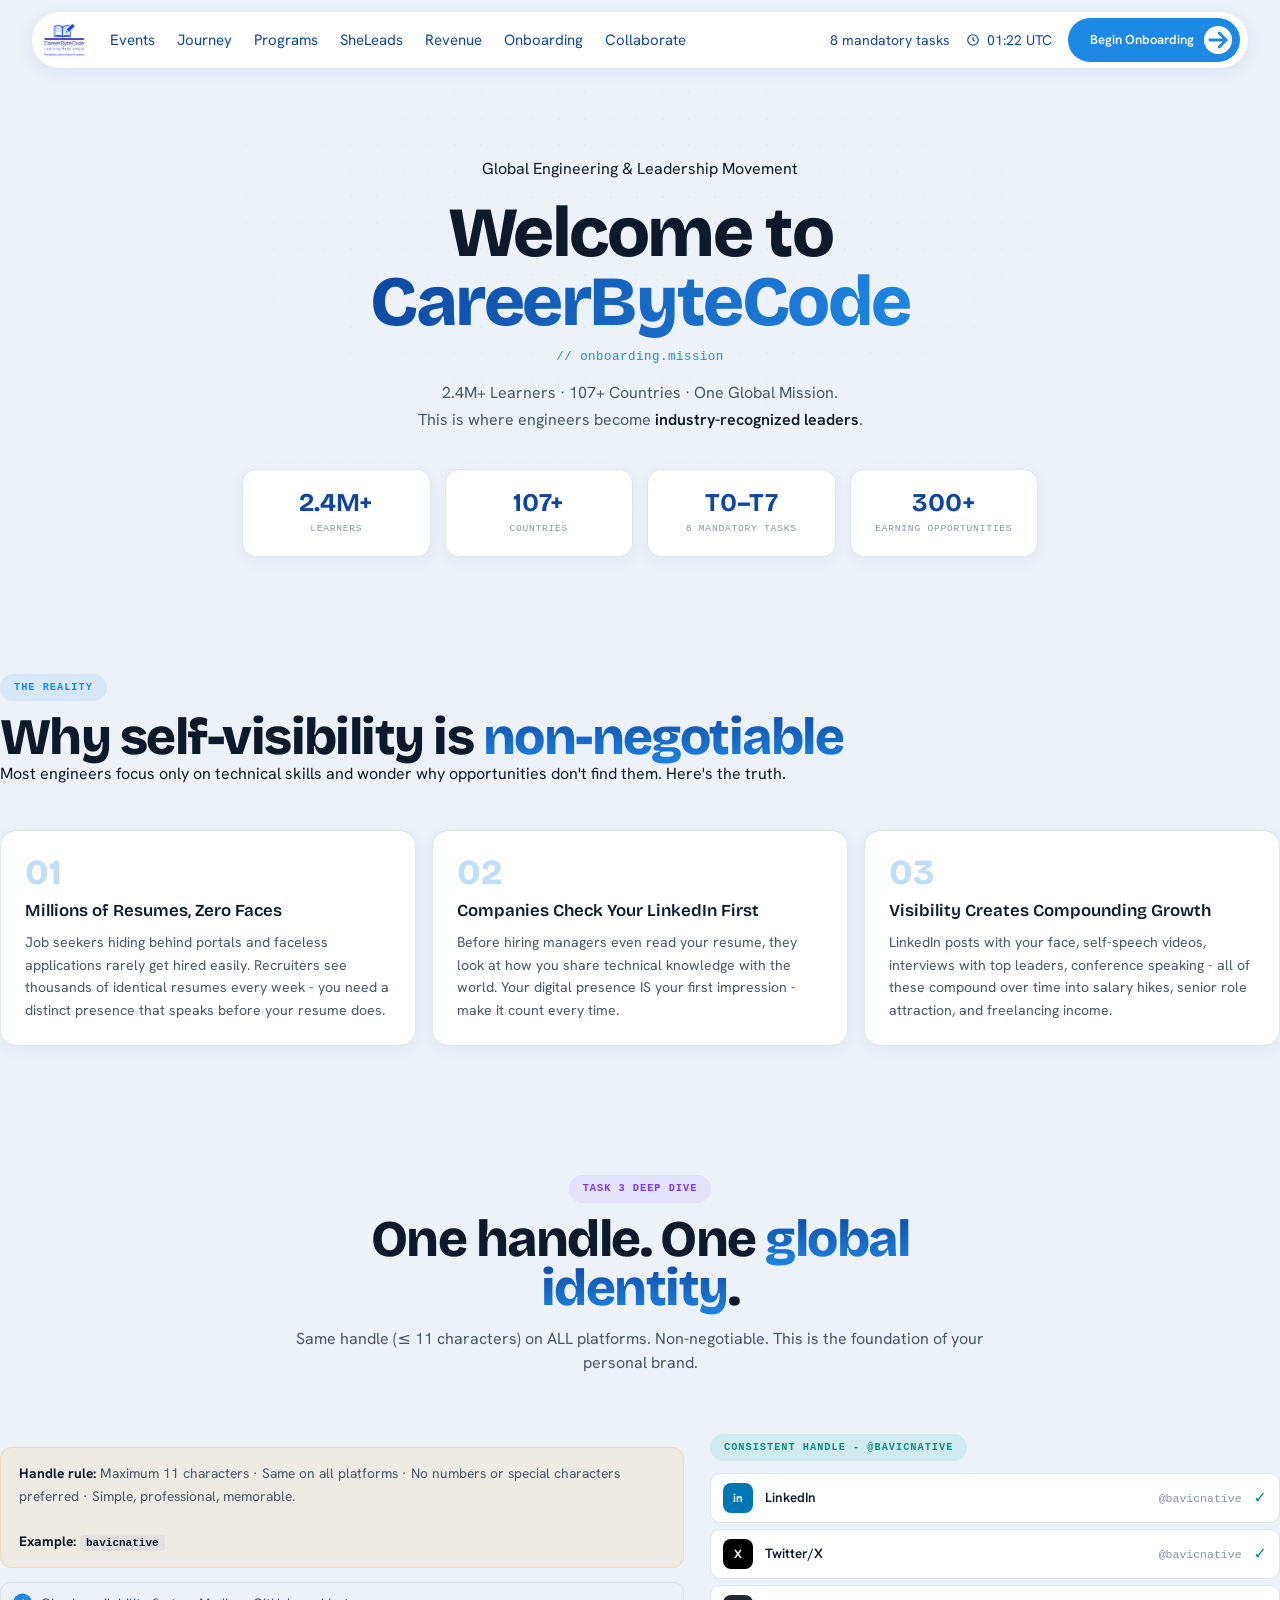
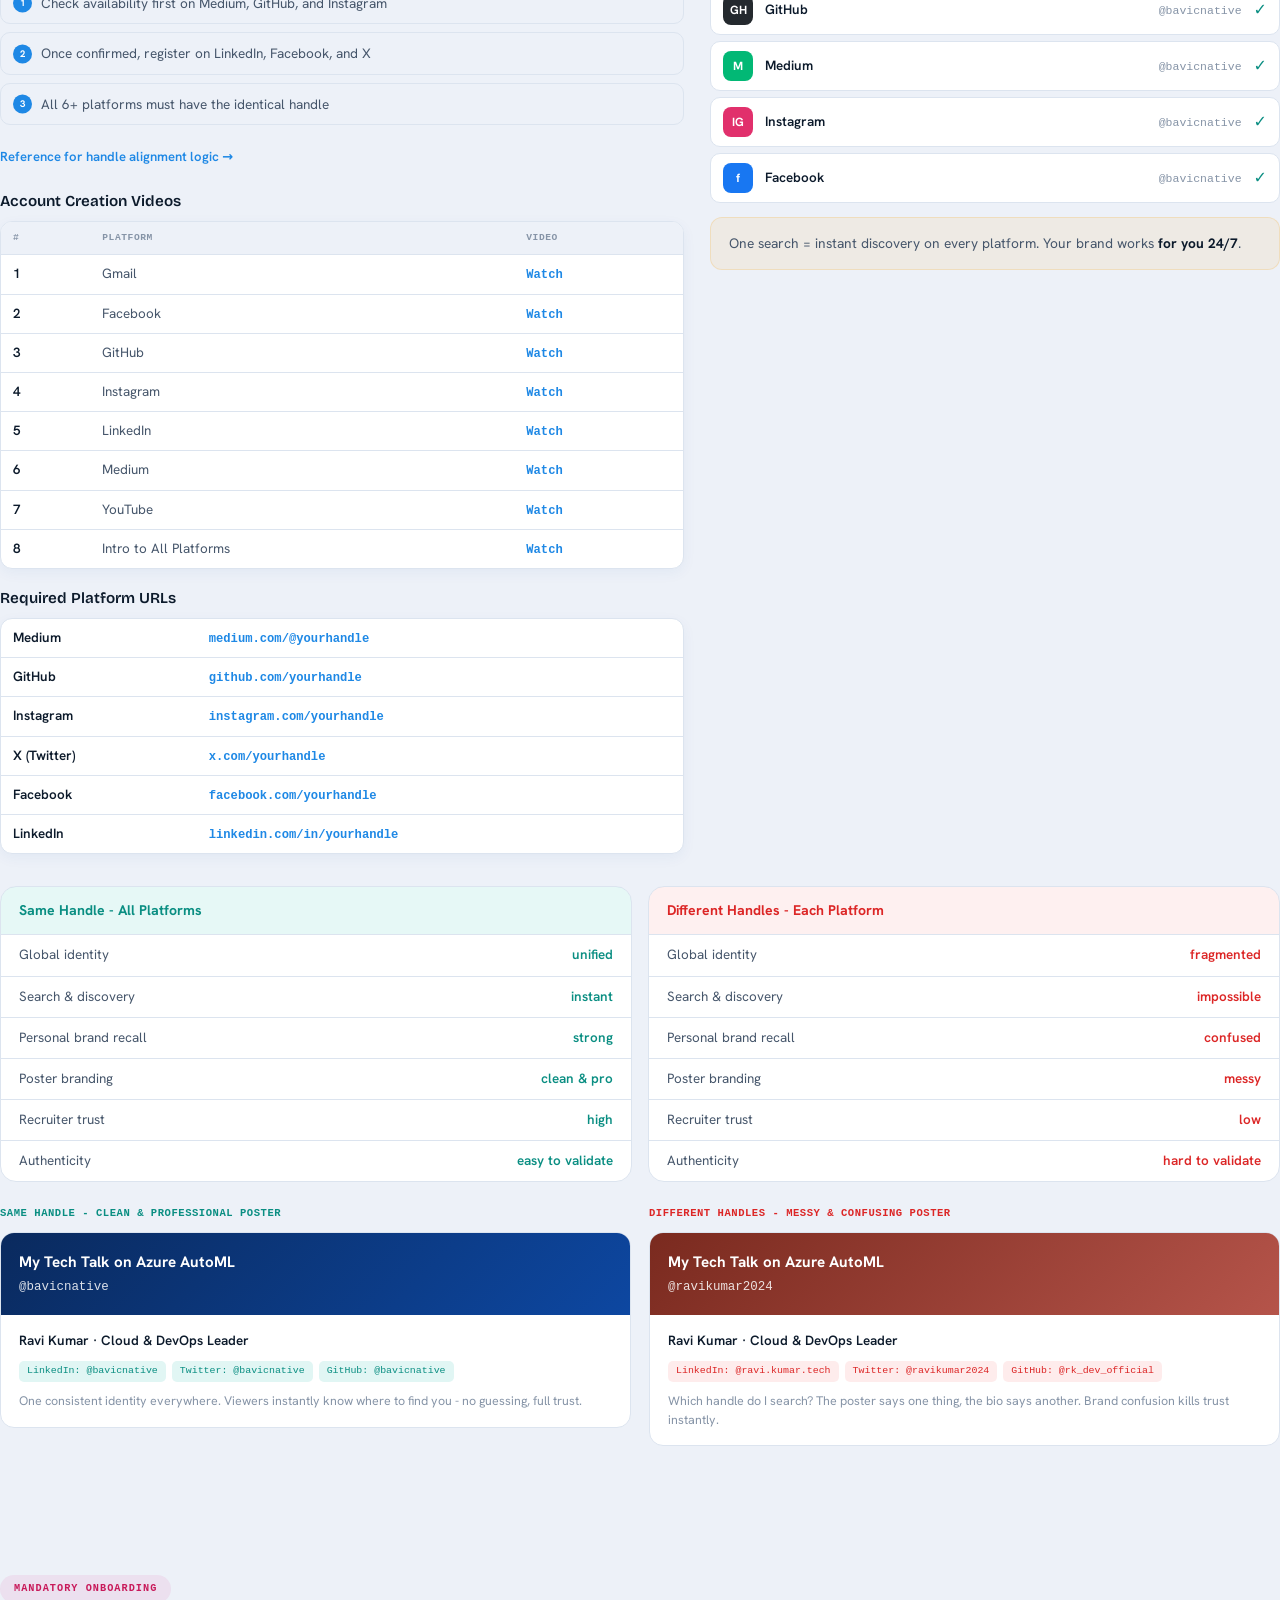
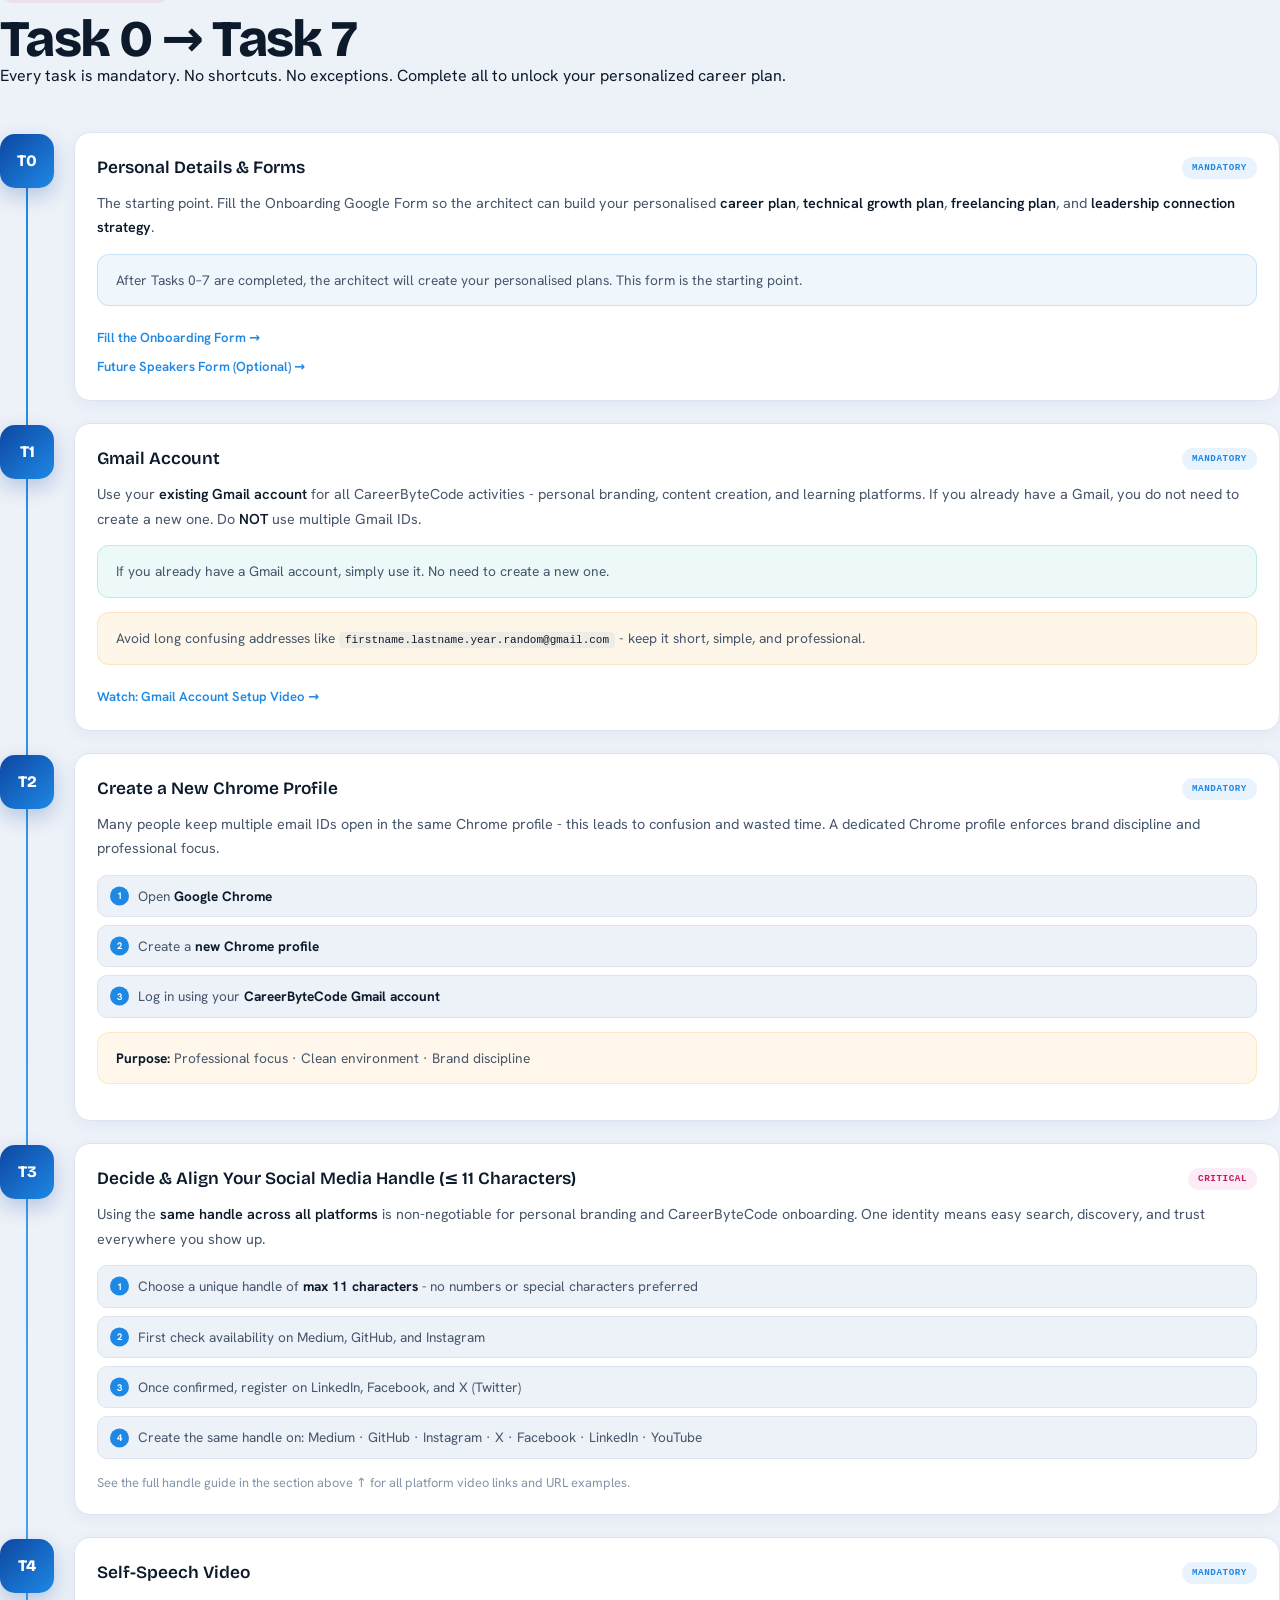
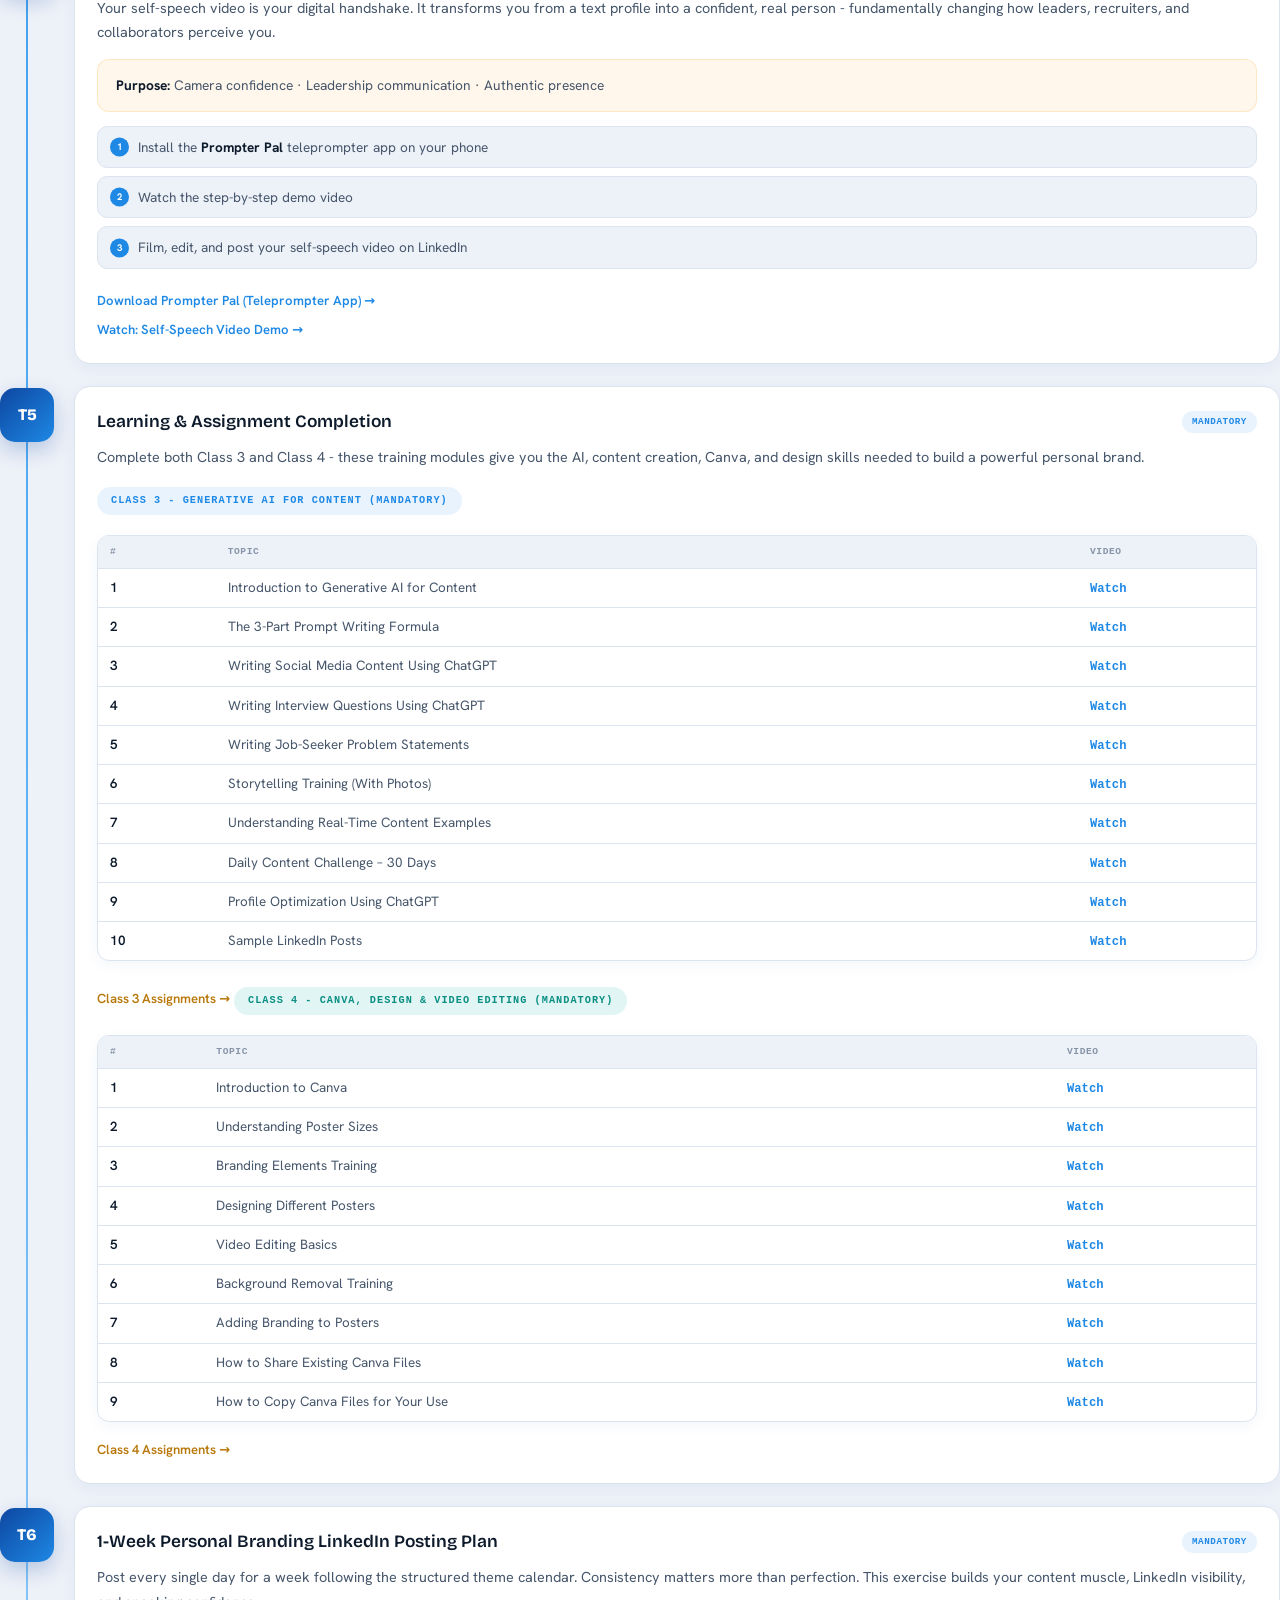
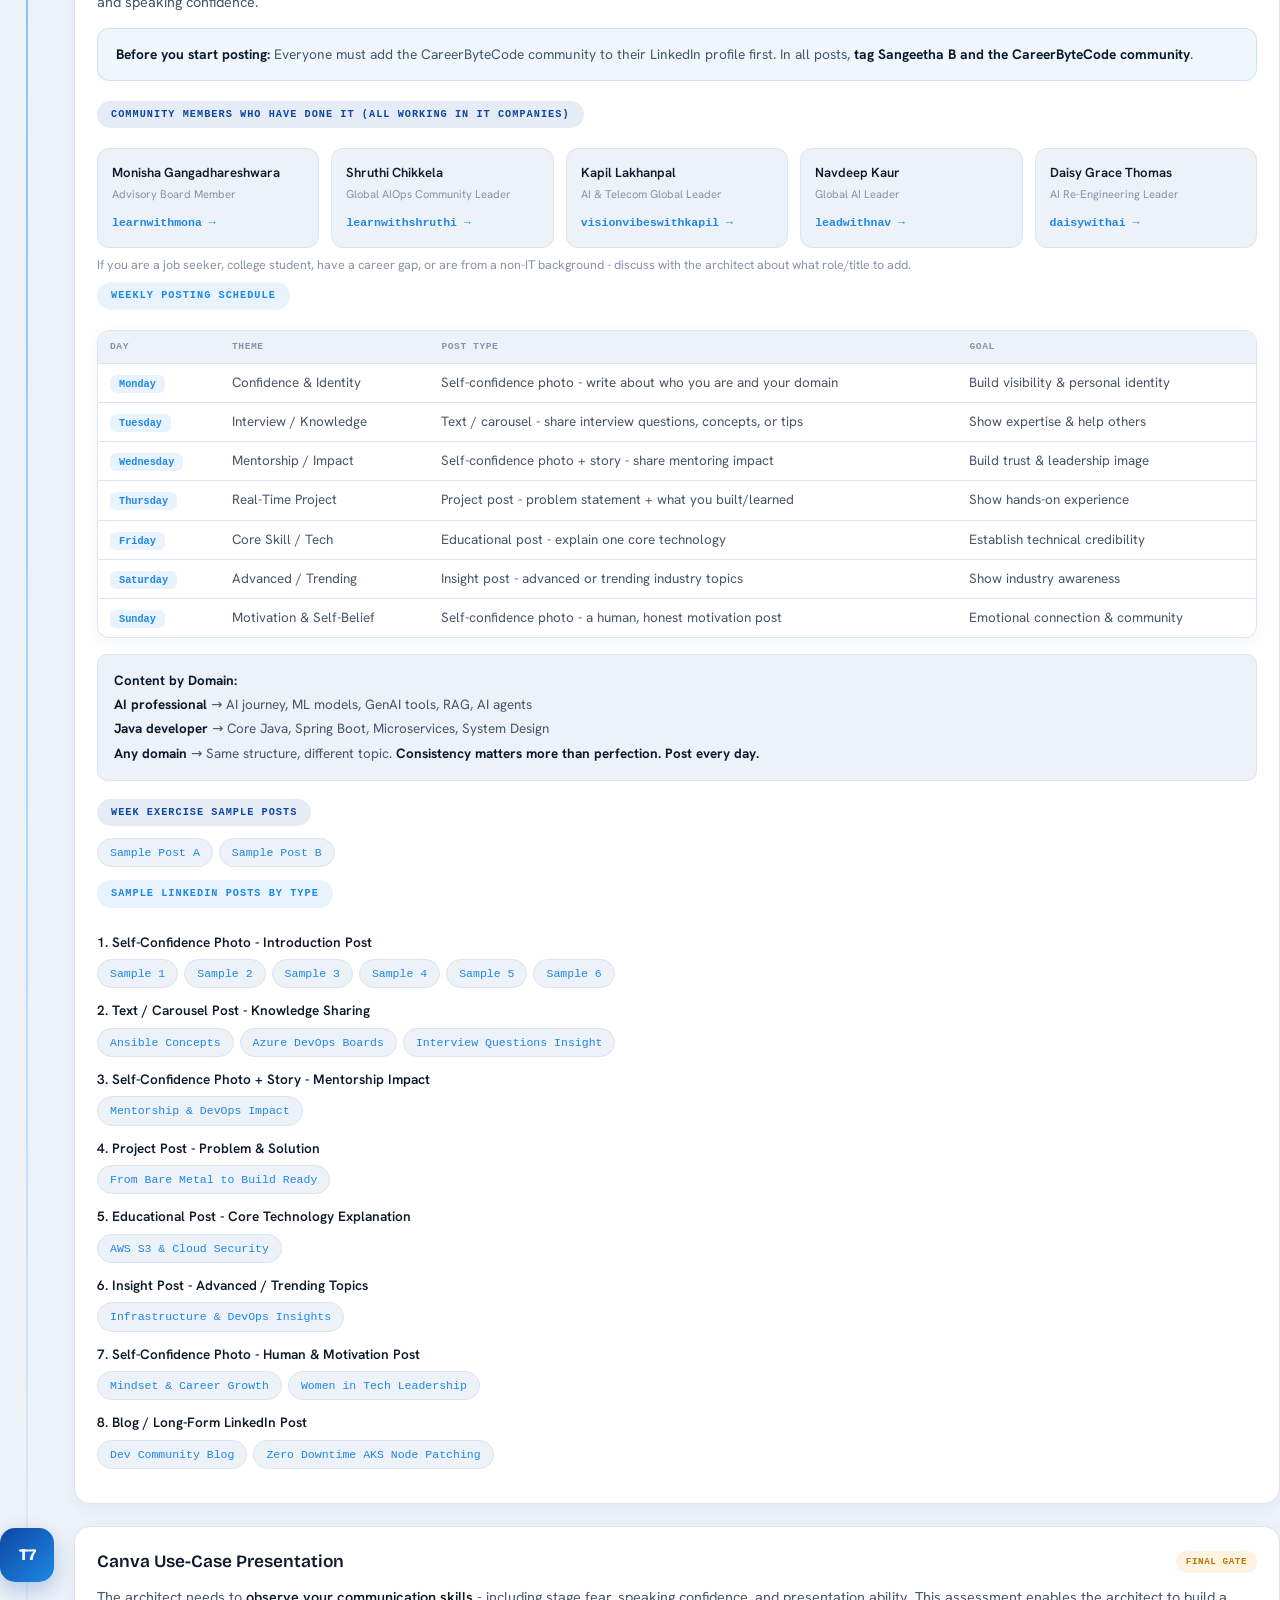
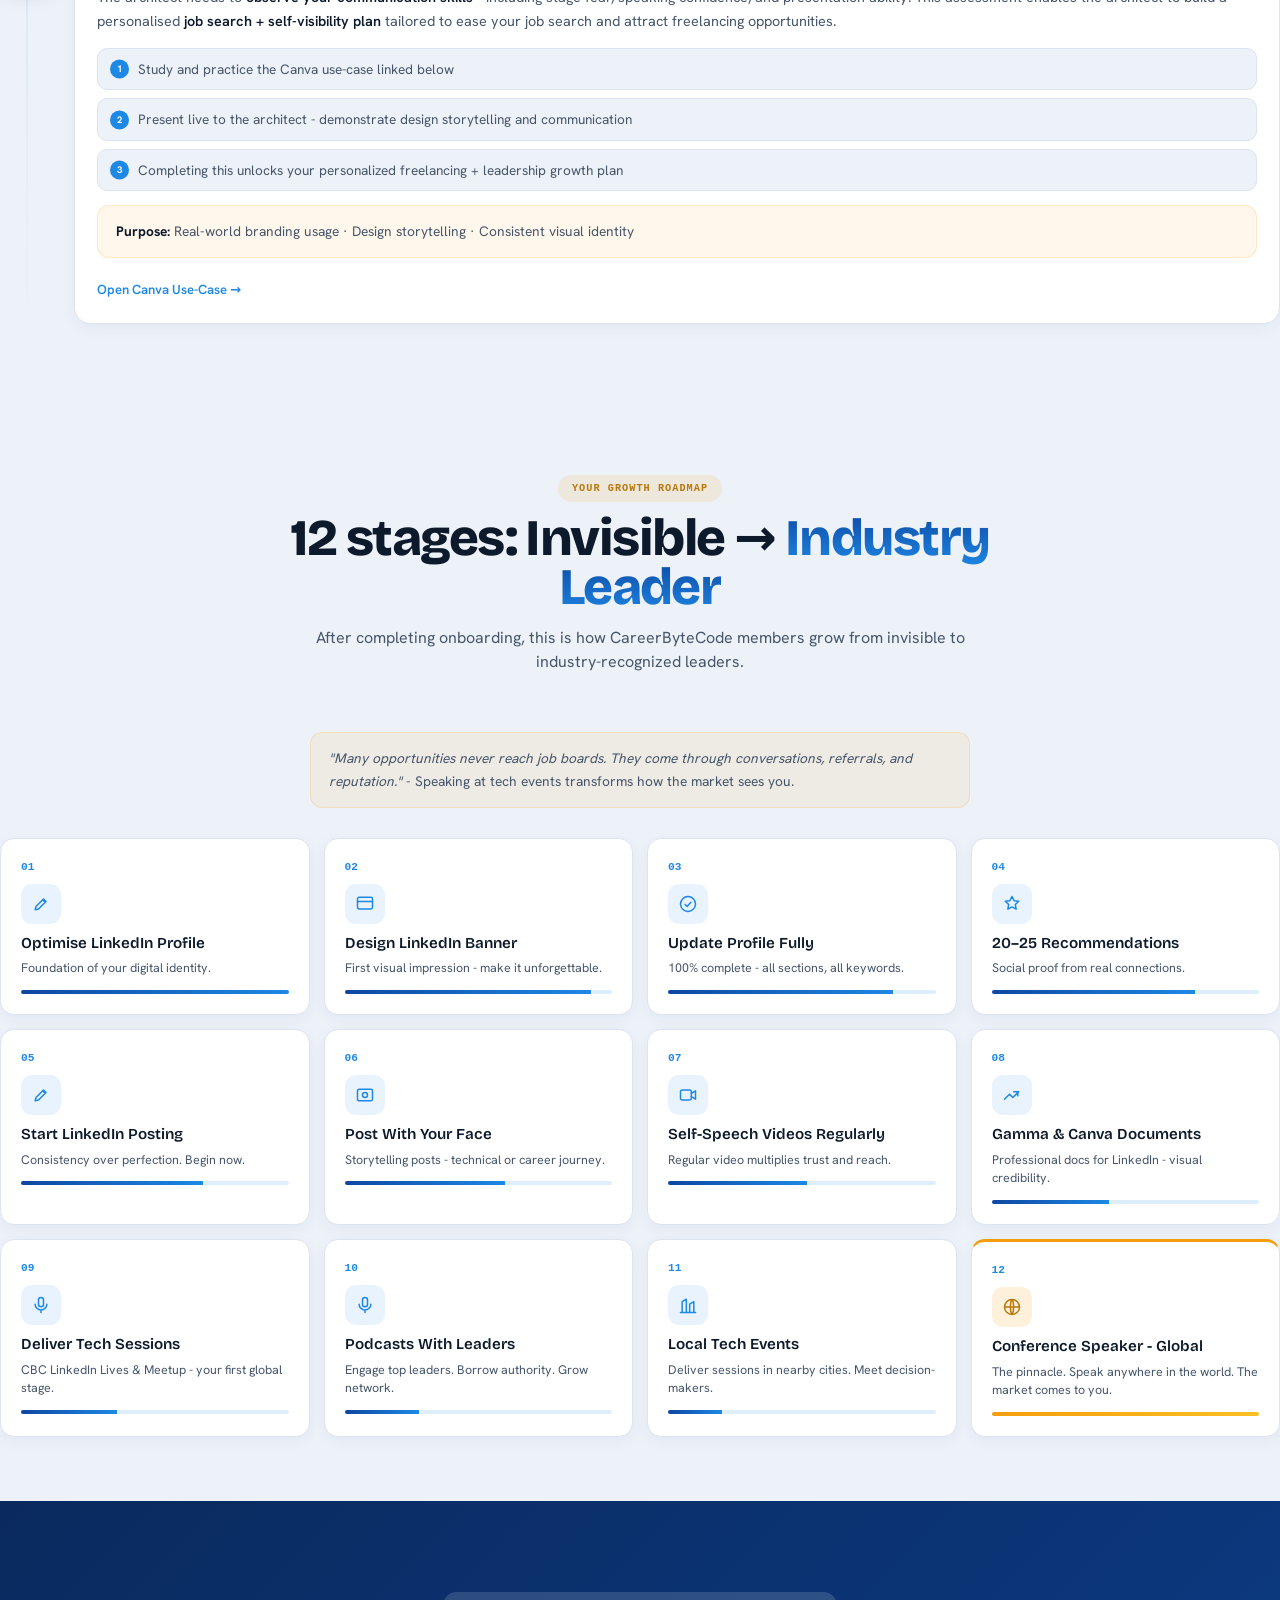
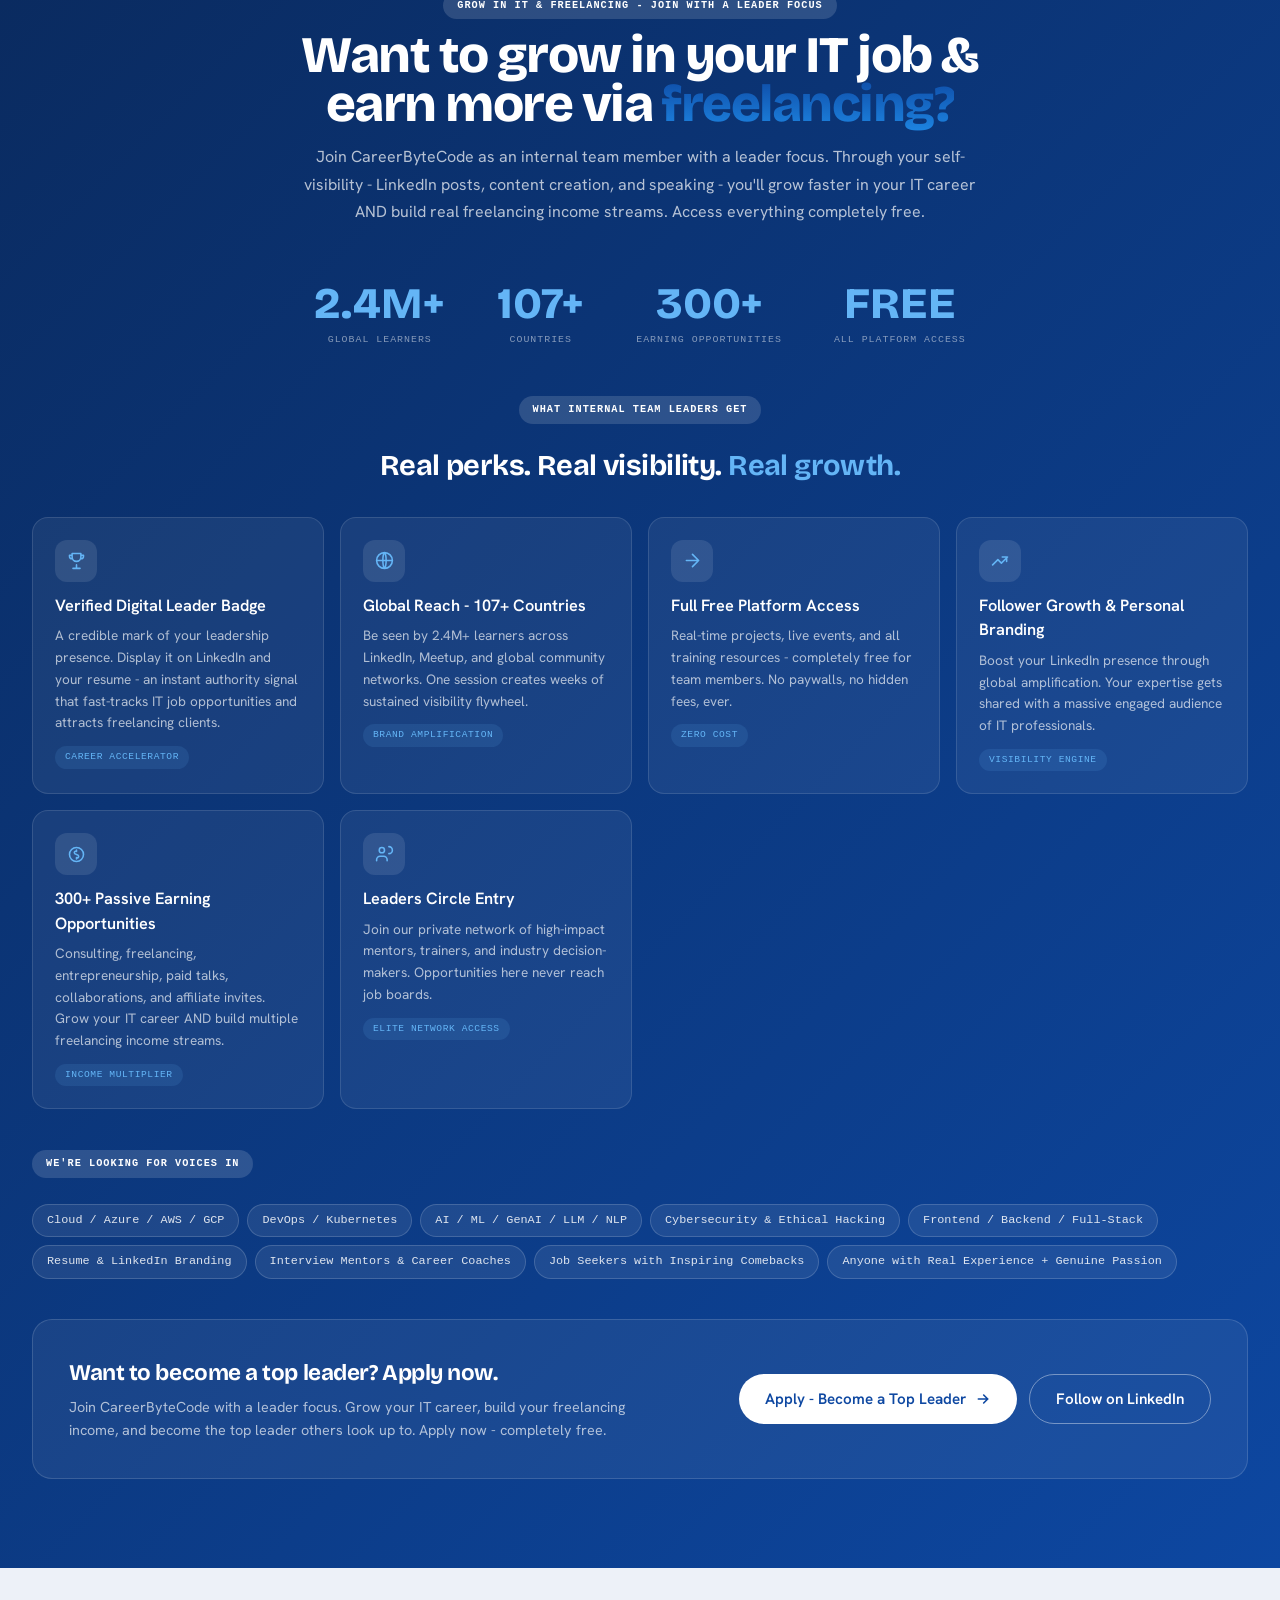
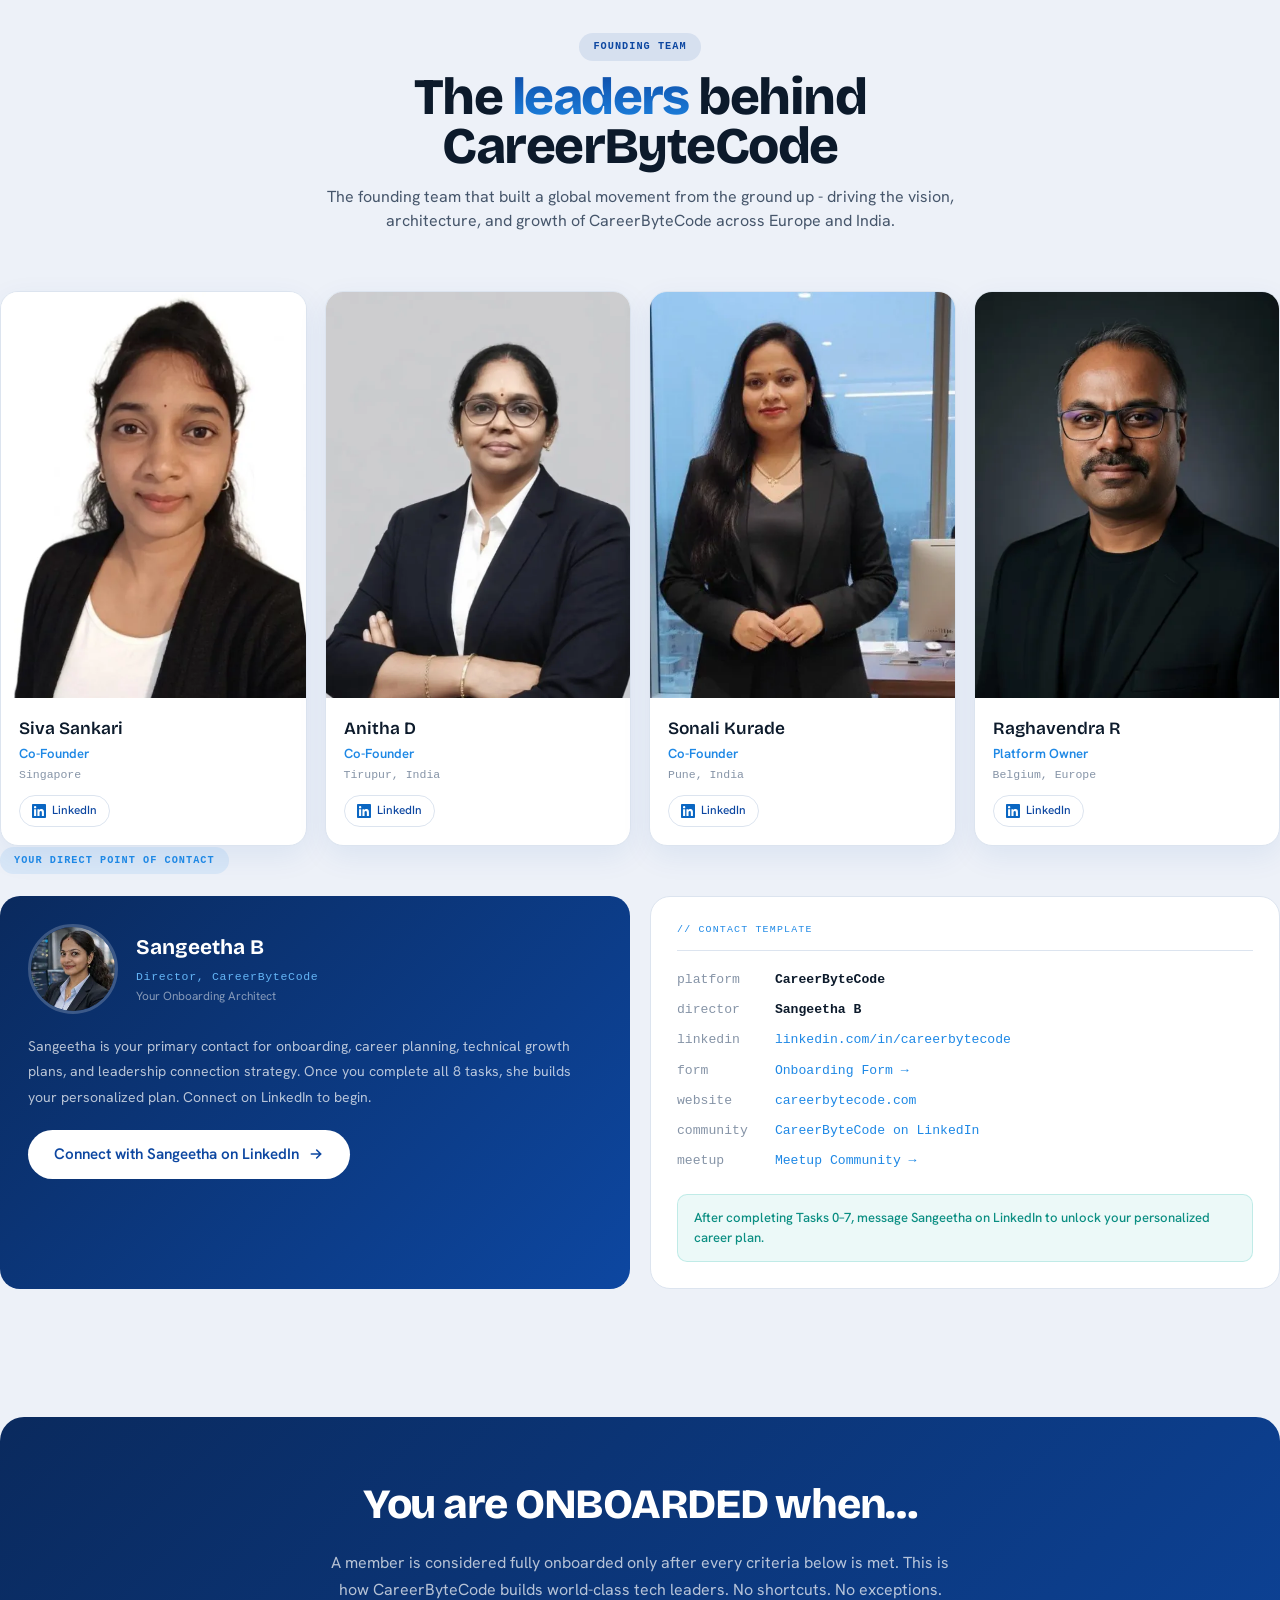
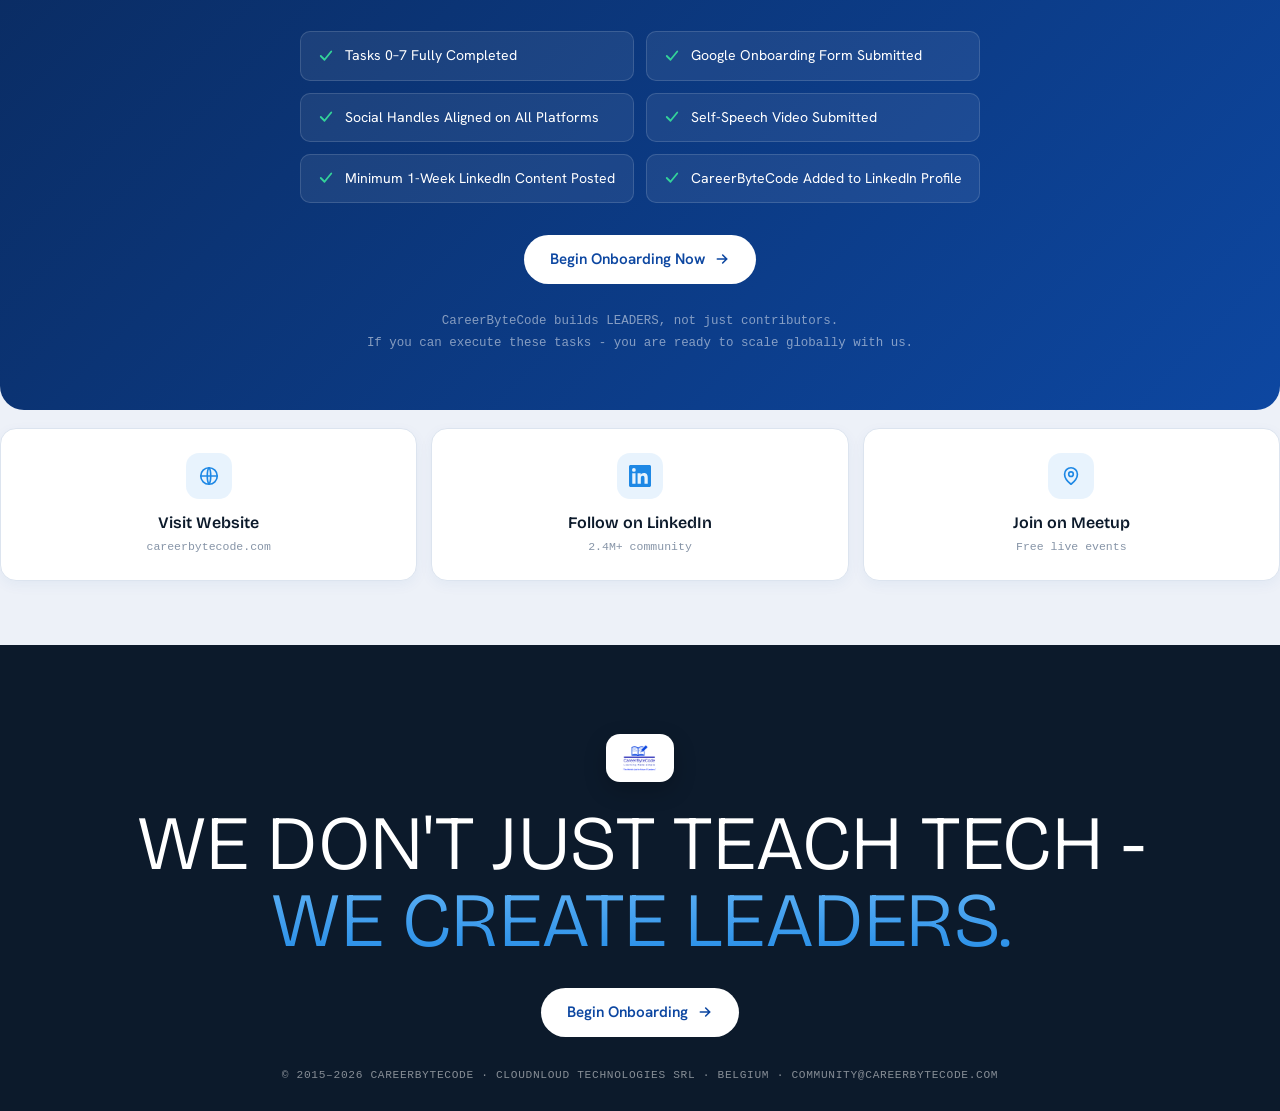
<file: onboarding.html>
<!DOCTYPE html>
<html lang="en">
<head>
<meta charset="UTF-8">
<meta name="viewport" content="width=device-width, initial-scale=1.0">
<meta name="description" content="CareerByteCode Onboarding - the mandatory 8-task journey (T0–T7) that turns engineers into industry-recognized leaders. Build your digital identity, brand & visibility.">
<meta property="og:title" content="CareerByteCode - Onboarding Mission">
<meta property="og:description" content="The mandatory 8-task onboarding journey that turns engineers into industry-recognized leaders.">
<meta property="og:type" content="website">
<meta property="og:url" content="https://careerbytecode.github.io/onboarding.html">
<meta property="og:image" content="assets/img/og-image.png">
<meta name="twitter:card" content="summary_large_image">
<meta name="theme-color" content="#EDF1F8">
<link rel="icon" href="assets/img/cbc-logo.png" type="image/png">
<title>Onboarding Mission | CareerByteCode</title>
<link rel="preload" href="assets/fonts/bricolage.woff2" as="font" type="font/woff2" crossorigin>
<link rel="preload" href="assets/fonts/hanken.woff2" as="font" type="font/woff2" crossorigin>
<link rel="stylesheet" href="assets/css/cbc.css">
<style>
/* ===== Onboarding page-specific ===== */
.otag{display:inline-flex;align-items:center;gap:8px;font-family:var(--fm);font-size:.64rem;letter-spacing:.1em;text-transform:uppercase;font-weight:600;padding:6px 14px;border-radius:999px;margin-bottom:12px}
.otag--blue{background:rgba(30,136,229,.1);color:var(--blue)}.otag--violet{background:rgba(139,92,246,.1);color:#7c3aed}.otag--rose{background:rgba(224,71,158,.1);color:#c8195a}.otag--gold{background:rgba(245,158,11,.12);color:#b8780a}.otag--green{background:rgba(15,181,166,.12);color:#0a8e82}.otag--navy{background:rgba(13,71,161,.1);color:var(--navy)}.otag--white{background:rgba(255,255,255,.14);color:#fff}
.nb{padding:14px 18px;border-radius:12px;font-size:.86rem;line-height:1.65;margin:14px 0;color:var(--body)}.nb strong{font-weight:700;color:var(--ink)}
.nb--info{background:rgba(30,136,229,.07);border:1px solid rgba(30,136,229,.18)}.nb--ok{background:rgba(15,181,166,.08);border:1px solid rgba(15,181,166,.2)}.nb--warn{background:rgba(245,158,11,.09);border:1px solid rgba(245,158,11,.2)}.nb--gold{background:rgba(245,158,11,.08);border:1px solid rgba(245,158,11,.18)}
.nb code{font-family:var(--fm);font-size:.8em;background:rgba(13,71,161,.06);padding:2px 6px;border-radius:4px;color:var(--ink)}
.osteps{display:flex;flex-direction:column;gap:8px;margin:14px 0;counter-reset:os}
.ostep{position:relative;padding:10px 14px 10px 40px;background:var(--canvas);border:1px solid var(--line);border-radius:10px;font-size:.85rem;color:var(--body);counter-increment:os}
.ostep::before{content:counter(os);position:absolute;left:12px;top:50%;transform:translateY(-50%);width:19px;height:19px;border-radius:50%;background:var(--blue);color:#fff;font-size:.6rem;display:grid;place-items:center;font-weight:700}
.ostep strong{color:var(--ink)}
.otwrap{border:1px solid var(--line);border-radius:12px;overflow:hidden;background:#fff;box-shadow:0 4px 14px rgba(13,71,161,.05);margin:8px 0}
.otbl{width:100%;border-collapse:collapse;font-size:.84rem}
.otbl th{text-align:left;font-family:var(--fm);font-size:.6rem;text-transform:uppercase;letter-spacing:.06em;color:var(--muted);padding:9px 12px;border-bottom:1px solid var(--line);background:var(--canvas)}
.otbl td{padding:9px 12px;border-bottom:1px solid var(--line);color:var(--body);vertical-align:top}.otbl tr:last-child td{border-bottom:none}.otbl td:first-child{font-weight:600;color:var(--ink)}
.olink{color:var(--blue);font-weight:600;font-family:var(--fm);font-size:.76rem}.olink:hover{text-decoration:underline}
.sky{display:inline-block;color:var(--blue);font-weight:600;font-size:.82rem;margin-top:8px}.sky:hover{text-decoration:underline}
.reslink{display:inline-block;margin-top:10px;color:#b8780a;font-weight:600;font-size:.82rem}.reslink:hover{text-decoration:underline}

/* hero */
.ob-hero{position:relative;overflow:clip;text-align:center;padding:clamp(40px,6vw,80px) 0 clamp(34px,4vw,56px)}
.ob-hero__bg{position:absolute;inset:0;z-index:0;opacity:.5;pointer-events:none;background-image:radial-gradient(var(--line) 1.1px,transparent 1.2px);background-size:26px 26px;-webkit-mask-image:radial-gradient(ellipse 70% 70% at 50% 30%,#000,transparent 76%);mask-image:radial-gradient(ellipse 70% 70% at 50% 30%,#000,transparent 76%)}
.ob-hero__in{position:relative;z-index:2;max-width:860px;margin:0 auto}
.ob-hero h1{font-family:var(--fd);font-weight:800;font-size:clamp(2.4rem,5.5vw,4.4rem);letter-spacing:-.035em;line-height:.98;color:var(--ink)}
.ob-hero h1 .pop{background:linear-gradient(120deg,var(--navy),var(--blue));-webkit-background-clip:text;background-clip:text;-webkit-text-fill-color:transparent}
.ob-hero h1 .mono{display:block;font-family:var(--fm);font-size:.78rem;color:var(--blue);letter-spacing:.04em;margin-top:14px;font-weight:500;text-transform:none}
.ob-hero .desc{color:var(--body);margin-top:16px;line-height:1.7;font-size:1rem}.ob-hero .desc strong{color:var(--ink);font-weight:600}
.ob-hstats{display:grid;grid-template-columns:repeat(4,1fr);gap:14px;max-width:800px;margin:36px auto 0}
.ob-hstat{background:#fff;border:1px solid var(--line);border-radius:14px;padding:20px;box-shadow:0 4px 16px rgba(13,71,161,.05)}
.ob-hstat .n{font-family:var(--fd);font-weight:700;font-size:clamp(1.3rem,2.4vw,1.6rem);color:var(--navy);line-height:1}
.ob-hstat .l{font-family:var(--fm);font-size:.6rem;text-transform:uppercase;letter-spacing:.08em;color:var(--muted);margin-top:6px}
@media(max-width:640px){.ob-hstats{grid-template-columns:repeat(2,1fr)}}

/* reality cards */
.reality{display:grid;grid-template-columns:repeat(3,1fr);gap:16px}
.rcrd{background:#fff;border:1px solid var(--line);border-radius:16px;padding:24px;box-shadow:0 4px 16px rgba(13,71,161,.05);transition:transform .2s,box-shadow .25s}
.rcrd:hover{transform:translateY(-3px);box-shadow:0 14px 30px rgba(13,71,161,.1)}
.rcrd .num{font-family:var(--fd);font-weight:800;font-size:2.2rem;color:rgba(30,136,229,.28);line-height:1}
.rcrd h3{font-family:var(--fd);font-weight:600;font-size:1.05rem;color:var(--ink);margin:8px 0}
.rcrd p{font-size:.88rem;color:var(--body);line-height:1.6}
@media(max-width:880px){.reality{grid-template-columns:1fr}}

/* handle */
.ohgrid{display:grid;grid-template-columns:1.2fr 1fr;gap:26px;align-items:start;margin-top:10px}
@media(max-width:960px){.ohgrid{grid-template-columns:1fr}}
.opr{display:flex;align-items:center;gap:12px;background:#fff;border:1px solid var(--line);border-radius:10px;padding:9px 12px;margin-bottom:6px}
.opr .ic{width:30px;height:30px;border-radius:8px;display:grid;place-items:center;color:#fff;font-weight:700;font-size:.74rem;flex-shrink:0}
.opr .nm{font-weight:600;font-size:.84rem;color:var(--ink)}.opr .hd{font-family:var(--fm);font-size:.72rem;color:var(--muted);margin-left:auto}.opr .ok{color:#0a8e82;font-weight:700}
.ocmp{display:grid;grid-template-columns:1fr 1fr;gap:16px;margin-top:24px}
.ocmpbox{background:#fff;border:1px solid var(--line);border-radius:16px;overflow:hidden}
.ocmphead{padding:13px 18px;font-weight:700;font-size:.88rem}.ocmphead.ok{background:rgba(15,181,166,.1);color:#0a8e82}.ocmphead.bad{background:rgba(239,68,68,.08);color:#dc2626}
.ocmprow{display:flex;justify-content:space-between;gap:12px;padding:10px 18px;border-top:1px solid var(--line);font-size:.84rem}.ocmprow .lbl{color:var(--body)}.ocmprow .g{color:#0a8e82;font-weight:600}.ocmprow .r{color:#dc2626;font-weight:600}
@media(max-width:700px){.ocmp{grid-template-columns:1fr}}
.opd{display:grid;grid-template-columns:1fr 1fr;gap:18px;margin-top:24px}
.opd .lbl{font-family:var(--fm);font-size:.66rem;text-transform:uppercase;letter-spacing:.05em;font-weight:700;margin-bottom:10px}.opd .lbl.ok{color:#0a8e82}.opd .lbl.bad{color:#dc2626}
.opcard{border:1px solid var(--line);border-radius:14px;overflow:hidden;background:#fff}
.opcard .top{padding:18px;color:#fff}.opcard .top.nbb{background:linear-gradient(135deg,#0a2a5e,#0D47A1)}.opcard .top.vb{background:linear-gradient(135deg,#7a2a1f,#b5544a)}
.opcard .top .t{font-weight:700;font-size:.95rem}.opcard .top .h{font-family:var(--fm);font-size:.78rem;opacity:.85;margin-top:4px}
.opcard .bd{padding:16px 18px}.opcard .nm{font-weight:600;font-size:.84rem;color:var(--ink)}
.opcard .tags{display:flex;flex-wrap:wrap;gap:6px;margin:10px 0}.opcard .tg{font-family:var(--fm);font-size:.62rem;padding:3px 8px;border-radius:5px}.opcard .tg.ok{background:rgba(15,181,166,.12);color:#0a8e82}.opcard .tg.bad{background:rgba(239,68,68,.1);color:#dc2626}
.opcard .cap{font-size:.78rem;color:var(--muted);line-height:1.5}
@media(max-width:700px){.opd{grid-template-columns:1fr}}

/* tasks timeline */
.otl{position:relative;margin-top:36px}
.otl::before{content:"";position:absolute;left:26px;top:8px;bottom:8px;width:2px;background:linear-gradient(180deg,var(--blue),var(--sky),transparent)}
.oti{position:relative;padding-left:74px;margin-bottom:22px}
.otbadge{position:absolute;left:0;top:2px;width:54px;height:54px;border-radius:15px;display:grid;place-items:center;font-family:var(--fd);font-weight:800;color:#fff;background:linear-gradient(135deg,var(--navy),var(--blue));font-size:1rem;box-shadow:0 8px 20px rgba(13,71,161,.25)}
.otc{background:#fff;border:1px solid var(--line);border-radius:16px;padding:22px;box-shadow:0 4px 16px rgba(13,71,161,.05)}
.otctop{display:flex;align-items:center;justify-content:space-between;gap:12px;flex-wrap:wrap;margin-bottom:10px}
.otctitle{font-family:var(--fd);font-weight:600;font-size:1.08rem;color:var(--ink)}
.ochip{font-family:var(--fm);font-size:.58rem;text-transform:uppercase;letter-spacing:.06em;font-weight:700;padding:4px 10px;border-radius:999px;white-space:nowrap}.ochip.mand{background:rgba(30,136,229,.1);color:var(--blue)}.ochip.crit{background:rgba(224,71,158,.1);color:#c8195a}.ochip.gate{background:rgba(245,158,11,.12);color:#b8780a}
.otcdesc{font-size:.9rem;color:var(--body);line-height:1.7;margin-bottom:12px}.otcdesc strong{color:var(--ink);font-weight:600}
.osub{font-family:var(--fd);font-weight:600;font-size:.95rem;color:var(--ink);margin:18px 0 4px}
@media(max-width:560px){.oti{padding-left:0;padding-top:66px}.otl::before{display:none}}
.ocm{display:grid;grid-template-columns:repeat(auto-fill,minmax(190px,1fr));gap:12px;margin:8px 0}
.ocmc{background:var(--canvas);border:1px solid var(--line);border-radius:12px;padding:14px}.ocmc .nm{font-weight:600;font-size:.82rem;color:var(--ink)}.ocmc .rl{font-size:.7rem;color:var(--muted);margin:3px 0 6px}.ocmc a{font-family:var(--fm);font-size:.72rem;color:var(--blue);font-weight:600}
.oday{font-family:var(--fm);font-size:.64rem;font-weight:700;padding:3px 9px;border-radius:6px;background:rgba(30,136,229,.1);color:var(--blue);white-space:nowrap}
.ospg{margin:12px 0}.ospg .t{font-weight:600;font-size:.85rem;color:var(--ink);margin-bottom:7px}
.osplinks{display:flex;flex-wrap:wrap;gap:6px}.ospl{font-family:var(--fm);font-size:.72rem;padding:5px 12px;border-radius:999px;background:var(--canvas);border:1px solid var(--line);color:var(--blue);font-weight:500}.ospl:hover{border-color:var(--blue)}
.odomain{margin-top:16px;padding:14px 16px;background:var(--canvas);border:1px solid var(--line);border-radius:10px;font-size:.84rem;color:var(--body);line-height:1.8}.odomain strong{color:var(--ink)}

/* growth stages */
.ostages{display:grid;grid-template-columns:repeat(4,1fr);gap:14px;margin-top:30px}
.ostage{background:#fff;border:1px solid var(--line);border-radius:14px;padding:20px;box-shadow:0 4px 14px rgba(13,71,161,.05);transition:transform .2s,box-shadow .25s}
.ostage:hover{transform:translateY(-3px);box-shadow:0 12px 26px rgba(13,71,161,.1)}
.ostage .n{font-family:var(--fm);font-size:.7rem;color:var(--blue);font-weight:700}
.ostage .ic{width:40px;height:40px;border-radius:11px;background:rgba(30,136,229,.1);color:var(--blue);display:grid;place-items:center;margin:8px 0}.ostage .ic svg{width:20px;height:20px}
.ostage h4{font-family:var(--fd);font-weight:600;font-size:.95rem;color:var(--ink);margin-bottom:5px}.ostage p{font-size:.78rem;color:var(--body);line-height:1.5}
.ostage .bar{height:4px;border-radius:2px;background:rgba(30,136,229,.14);margin-top:12px;overflow:hidden}.ostage .bar i{display:block;height:100%;background:linear-gradient(90deg,var(--navy),var(--blue))}
.ostage--top{border-top:3px solid var(--gold)}.ostage--top .ic{background:rgba(245,158,11,.14);color:#b8780a}.ostage--top .bar i{background:linear-gradient(90deg,var(--gold),#fbbf24)}
@media(max-width:900px){.ostages{grid-template-columns:repeat(2,1fr)}}@media(max-width:520px){.ostages{grid-template-columns:1fr}}

/* navy speak section */
.ob-navy{background:linear-gradient(135deg,#0a2a5e,#0D47A1);color:#fff;padding:clamp(50px,7vw,90px) 0}
.ob-navy h2,.ob-navy h3{color:#fff;font-family:var(--fd)}
.ob-navy .h2v{color:#fff}.ob-navy .h2v .pop{color:var(--sky)}
.ob-navy .sub{color:rgba(255,255,255,.7);max-width:680px;margin:14px auto 0;line-height:1.7}
.onstat{display:flex;justify-content:center;gap:clamp(24px,5vw,52px);flex-wrap:wrap;margin-top:36px}
.onstat .b{text-align:center}.onstat .n{font-family:var(--fd);font-weight:800;font-size:clamp(2rem,3.4vw,2.8rem);color:var(--sky);line-height:1}.onstat .l{font-family:var(--fm);font-size:.62rem;text-transform:uppercase;letter-spacing:.1em;color:rgba(255,255,255,.5);margin-top:6px}
.operks{display:grid;grid-template-columns:repeat(auto-fill,minmax(290px,1fr));gap:16px;margin-top:30px}
.opc{background:rgba(255,255,255,.06);border:1px solid rgba(255,255,255,.12);border-radius:16px;padding:22px}
.opc .ic{width:42px;height:42px;border-radius:12px;background:rgba(255,255,255,.1);color:var(--sky);display:grid;place-items:center;margin-bottom:12px}.opc .ic svg{width:21px;height:21px}
.opc h4{font-weight:600;font-size:1.02rem;margin-bottom:7px}.opc p{font-size:.85rem;color:rgba(255,255,255,.66);line-height:1.6}
.opc .pl{display:inline-block;margin-top:12px;font-family:var(--fm);font-size:.6rem;text-transform:uppercase;letter-spacing:.06em;color:var(--sky);background:rgba(100,181,246,.12);padding:4px 10px;border-radius:999px}
.odpills{display:flex;flex-wrap:wrap;gap:8px;margin-top:14px}.odp{font-family:var(--fm);font-size:.74rem;padding:7px 14px;border-radius:999px;background:rgba(255,255,255,.08);border:1px solid rgba(255,255,255,.16);color:rgba(255,255,255,.85)}
.oncta{display:flex;align-items:center;justify-content:space-between;gap:24px;flex-wrap:wrap;background:rgba(255,255,255,.06);border:1px solid rgba(255,255,255,.14);border-radius:20px;padding:clamp(24px,3vw,36px);margin-top:40px}
.oncta h3{font-size:1.4rem;letter-spacing:-.02em;margin-bottom:6px}.oncta p{font-size:.9rem;color:rgba(255,255,255,.66);line-height:1.6;max-width:560px}
.oncta-btns{display:flex;gap:12px;flex-wrap:wrap}

/* leaders + director */
.odir-grid{display:grid;grid-template-columns:1fr 1fr;gap:20px;align-items:stretch;margin-top:10px}
@media(max-width:860px){.odir-grid{grid-template-columns:1fr}}
.odir{position:relative;overflow:hidden;background:linear-gradient(135deg,#0a2a5e,#0D47A1);border-radius:20px;padding:28px;color:#fff}
.odir__top{display:flex;align-items:center;gap:18px;margin-bottom:20px}
.odir img{width:90px;height:90px;border-radius:50%;object-fit:cover;object-position:top;border:3px solid rgba(255,255,255,.2);flex-shrink:0}
.odir .nm{font-family:var(--fd);font-weight:700;font-size:1.3rem}.odir .rl{font-family:var(--fm);font-size:.72rem;color:var(--sky);letter-spacing:.06em;margin-top:4px}.odir .sub{font-size:.74rem;color:rgba(255,255,255,.5);margin-top:3px}
.odir p{font-size:.88rem;color:rgba(255,255,255,.7);line-height:1.8;margin-bottom:20px}
.ocontact{background:#fff;border:1px solid var(--line);border-radius:20px;padding:26px}
.ocontact .hd{font-family:var(--fm);font-size:.62rem;letter-spacing:.12em;text-transform:uppercase;color:var(--blue);border-bottom:1px solid var(--line);padding-bottom:12px;margin-bottom:14px}
.ocontact .rows{font-family:var(--fm);font-size:.82rem;color:var(--body);line-height:2.3}.ocontact .rows .k{color:var(--muted);display:inline-block;min-width:90px}.ocontact .rows a{color:var(--blue)}.ocontact .rows b{color:var(--ink)}
.ocontact .ok{margin-top:18px;padding:13px 16px;background:rgba(15,181,166,.08);border:1px solid rgba(15,181,166,.2);border-radius:10px;font-size:.82rem;color:#0a8e82;font-weight:500}

/* completion */
.ocomp{position:relative;overflow:hidden;background:linear-gradient(135deg,#0a2a5e,#0D47A1);border-radius:24px;padding:clamp(36px,5vw,56px);text-align:center;color:#fff}
.ocomp h2{font-family:var(--fd);font-weight:800;font-size:clamp(1.8rem,4vw,2.6rem);letter-spacing:-.03em;color:#fff;margin-bottom:14px}
.ocomp>p{color:rgba(255,255,255,.7);max-width:620px;margin:0 auto 28px;line-height:1.7}
.ocl{display:grid;grid-template-columns:1fr 1fr;gap:12px;max-width:680px;margin:0 auto 32px;text-align:left}
.ocp{display:flex;align-items:center;gap:10px;background:rgba(255,255,255,.07);border:1px solid rgba(255,255,255,.14);border-radius:10px;padding:13px 16px;font-size:.88rem;color:#fff}
.ocp svg{width:18px;height:18px;color:#34d399;flex-shrink:0}
.ocomp .note{margin-top:26px;font-family:var(--fm);font-size:.78rem;color:rgba(255,255,255,.5);line-height:1.8}
@media(max-width:560px){.ocl{grid-template-columns:1fr}}
.oconnect{display:grid;grid-template-columns:repeat(3,1fr);gap:14px;margin-top:18px}
.occ{background:#fff;border:1px solid var(--line);border-radius:16px;padding:24px;text-align:center;box-shadow:0 4px 14px rgba(13,71,161,.05);transition:transform .2s,box-shadow .25s,border-color .25s}
.occ:hover{transform:translateY(-3px);box-shadow:0 12px 26px rgba(13,71,161,.1);border-color:var(--blue)}
.occ .ic{width:46px;height:46px;border-radius:13px;background:rgba(30,136,229,.1);color:var(--blue);display:grid;place-items:center;margin:0 auto 12px}.occ .ic svg{width:22px;height:22px}
.occ .t{font-family:var(--fd);font-weight:600;color:var(--ink);font-size:1rem}.occ .s{font-family:var(--fm);font-size:.72rem;color:var(--muted);margin-top:3px}
@media(max-width:640px){.oconnect{grid-template-columns:1fr}}
</style>
</head>
<body>

<!-- NAV -->
<header class="nav4">
  <div class="wrap">
    <div class="navp">
      <div class="navp__l">
        <a href="index.html" aria-label="CareerByteCode home"><img class="navp__logoimg" src="assets/img/cbc-logo.png" alt="CareerByteCode"></a>
        <nav class="navp__links">
          <a href="events.html">Events</a><a href="journey.html">Journey</a><a href="programs.html">Programs</a><a href="sheleads.html">SheLeads</a><a href="revenue-models.html">Revenue</a><a href="onboarding.html">Onboarding</a><a href="collaborate.html">Collaborate</a>
        </nav>
      </div>
      <div class="navp__r">
        <span class="navp__note">8 mandatory tasks</span>
        <span class="navp__clock"><svg viewBox="0 0 24 24" fill="none" stroke="currentColor" stroke-width="2"><circle cx="12" cy="12" r="9"/><path d="M12 7v5l3 2"/></svg><span data-clock>--:--</span></span>
        <a class="btx btx--blue" href="https://forms.gle/BWGkaWMdxkYf8fhs5" target="_blank" rel="noopener noreferrer"><span class="roll"><span class="roll__in"><span>Begin Onboarding</span><span>Begin Onboarding</span></span></span><span class="btx__c"><svg viewBox="0 0 24 24" fill="none" stroke="currentColor" stroke-width="2.4" stroke-linecap="round"><path d="M5 12h14M13 6l6 6-6 6"/></svg></span></a>
        <button class="navp__menu" type="button" aria-label="Menu"><svg width="18" height="18" viewBox="0 0 24 24" fill="none" stroke="currentColor" stroke-width="2" stroke-linecap="round"><path d="M3 6h18M3 12h18M3 18h18"/></svg></button>
      </div>
    </div>
  </div>
</header>

<main>

<!-- HERO -->
<section class="ob-hero">
  <div class="ob-hero__bg" aria-hidden="true"></div>
  <div class="wrap ob-hero__in">
    <span class="pill fx fx-1"><span class="dot"></span> Global Engineering &amp; Leadership Movement</span>
    <h1 class="fx fx-2" style="margin-top:18px">Welcome to <span class="pop">CareerByteCode</span><span class="mono">// onboarding.mission</span></h1>
    <p class="desc fx fx-3">2.4M+ Learners · 107+ Countries · One Global Mission.<br>This is where engineers become <strong>industry-recognized leaders</strong>.</p>
    <div class="ob-hstats fx fx-4">
      <div class="ob-hstat"><div class="n" data-count="2.4M+">2.4M+</div><div class="l">Learners</div></div>
      <div class="ob-hstat"><div class="n" data-count="107+">107+</div><div class="l">Countries</div></div>
      <div class="ob-hstat"><div class="n">T0–T7</div><div class="l">8 Mandatory Tasks</div></div>
      <div class="ob-hstat"><div class="n" data-count="300+">300+</div><div class="l">Earning Opportunities</div></div>
    </div>
  </div>
</section>

<!-- WHY VISIBILITY -->
<section class="sec--tight wrap" id="why">
  <div class="shead--left"><span class="otag otag--blue rv">The Reality</span><h2 class="h2v rv" data-d="1">Why self-visibility is <span class="pop">non-negotiable</span></h2><p class="rv" data-d="2">Most engineers focus only on technical skills and wonder why opportunities don't find them. Here's the truth.</p></div>
  <div class="reality">
    <div class="rcrd rv"><div class="num">01</div><h3>Millions of Resumes, Zero Faces</h3><p>Job seekers hiding behind portals and faceless applications rarely get hired easily. Recruiters see thousands of identical resumes every week - you need a distinct presence that speaks before your resume does.</p></div>
    <div class="rcrd rv" data-d="1"><div class="num">02</div><h3>Companies Check Your LinkedIn First</h3><p>Before hiring managers even read your resume, they look at how you share technical knowledge with the world. Your digital presence IS your first impression - make it count every time.</p></div>
    <div class="rcrd rv" data-d="2"><div class="num">03</div><h3>Visibility Creates Compounding Growth</h3><p>LinkedIn posts with your face, self-speech videos, interviews with top leaders, conference speaking - all of these compound over time into salary hikes, senior role attraction, and freelancing income.</p></div>
  </div>
</section>

<!-- SOCIAL HANDLE -->
<section class="sec--tight wrap" id="handle">
  <div class="shead"><span class="otag otag--violet rv">Task 3 Deep Dive</span><h2 class="h2v rv" data-d="1">One handle. One <span class="pop">global identity</span>.</h2><p class="rv" data-d="2">Same handle (≤ 11 characters) on ALL platforms. Non-negotiable. This is the foundation of your personal brand.</p></div>
  <div class="ohgrid">
    <div class="rv">
      <div class="nb nb--gold"><strong>Handle rule:</strong> Maximum 11 characters · Same on all platforms · No numbers or special characters preferred · Simple, professional, memorable.<br><br><strong>Example: <code>bavicnative</code></strong></div>
      <div class="osteps">
        <div class="ostep">Check availability first on Medium, GitHub, and Instagram</div>
        <div class="ostep">Once confirmed, register on LinkedIn, Facebook, and X</div>
        <div class="ostep">All 6+ platforms must have the identical handle</div>
      </div>
      <a class="sky" href="https://chatgpt.com/share/695baa34-411c-800d-9abf-9f24372e8986" target="_blank" rel="noopener noreferrer">Reference for handle alignment logic →</a>
      <div class="osub" style="margin-top:22px">Account Creation Videos</div>
      <div class="otwrap"><table class="otbl"><thead><tr><th>#</th><th>Platform</th><th>Video</th></tr></thead><tbody>
        <tr><td>1</td><td>Gmail</td><td><a class="olink" href="https://drive.google.com/file/d/1755S4hgD3sd796ElumT8JLTerT6Ci13g/view" target="_blank" rel="noopener noreferrer">Watch</a></td></tr>
        <tr><td>2</td><td>Facebook</td><td><a class="olink" href="https://drive.google.com/file/d/1fTs46hrJRVOCltAUpeU0Am414T7u4y9j/view" target="_blank" rel="noopener noreferrer">Watch</a></td></tr>
        <tr><td>3</td><td>GitHub</td><td><a class="olink" href="https://drive.google.com/file/d/18xXosE5QKVUj5MGuS4JXGFabvl3rJuy2/view" target="_blank" rel="noopener noreferrer">Watch</a></td></tr>
        <tr><td>4</td><td>Instagram</td><td><a class="olink" href="https://drive.google.com/file/d/1Yj7YSDPJhTVpKWl2q0GqusFx0cdvxeyZ/view" target="_blank" rel="noopener noreferrer">Watch</a></td></tr>
        <tr><td>5</td><td>LinkedIn</td><td><a class="olink" href="https://drive.google.com/file/d/1ouivGqtAA3sv-Ax3PVMTIql2YRpQpOgP/view" target="_blank" rel="noopener noreferrer">Watch</a></td></tr>
        <tr><td>6</td><td>Medium</td><td><a class="olink" href="https://drive.google.com/file/d/13NmkA6B3fCBlwPyY6wGtZmg1iTfIa3ie/view" target="_blank" rel="noopener noreferrer">Watch</a></td></tr>
        <tr><td>7</td><td>YouTube</td><td><a class="olink" href="https://drive.google.com/file/d/1HnwGCBcVSDwEgjzQ9bB6upT91oMaq4ST/view" target="_blank" rel="noopener noreferrer">Watch</a></td></tr>
        <tr><td>8</td><td>Intro to All Platforms</td><td><a class="olink" href="https://drive.google.com/file/d/17ThpBvf9lj98PQF1_LzOr7s2ffSTFIIf/view" target="_blank" rel="noopener noreferrer">Watch</a></td></tr>
      </tbody></table></div>
      <div class="osub" style="margin-top:18px">Required Platform URLs</div>
      <div class="otwrap"><table class="otbl"><tbody>
        <tr><td>Medium</td><td><a class="olink" href="https://medium.com/bavicnative" target="_blank" rel="noopener noreferrer">medium.com/@yourhandle</a></td></tr>
        <tr><td>GitHub</td><td><a class="olink" href="https://github.com/bavicnative" target="_blank" rel="noopener noreferrer">github.com/yourhandle</a></td></tr>
        <tr><td>Instagram</td><td><a class="olink" href="https://www.instagram.com/bavicnative" target="_blank" rel="noopener noreferrer">instagram.com/yourhandle</a></td></tr>
        <tr><td>X (Twitter)</td><td><a class="olink" href="https://x.com/bavicnative" target="_blank" rel="noopener noreferrer">x.com/yourhandle</a></td></tr>
        <tr><td>Facebook</td><td><a class="olink" href="https://www.facebook.com/bavicnative" target="_blank" rel="noopener noreferrer">facebook.com/yourhandle</a></td></tr>
        <tr><td>LinkedIn</td><td><a class="olink" href="https://www.linkedin.com/in/bavicnative" target="_blank" rel="noopener noreferrer">linkedin.com/in/yourhandle</a></td></tr>
      </tbody></table></div>
    </div>
    <div class="rv" data-d="1">
      <div class="otag otag--green">Consistent Handle - @bavicnative</div>
      <div class="opr"><span class="ic" style="background:#0077b5">in</span><span class="nm">LinkedIn</span><span class="hd">@bavicnative</span><span class="ok">✓</span></div>
      <div class="opr"><span class="ic" style="background:#000">X</span><span class="nm">Twitter/X</span><span class="hd">@bavicnative</span><span class="ok">✓</span></div>
      <div class="opr"><span class="ic" style="background:#24292e">GH</span><span class="nm">GitHub</span><span class="hd">@bavicnative</span><span class="ok">✓</span></div>
      <div class="opr"><span class="ic" style="background:#02b875">M</span><span class="nm">Medium</span><span class="hd">@bavicnative</span><span class="ok">✓</span></div>
      <div class="opr"><span class="ic" style="background:#e1306c">IG</span><span class="nm">Instagram</span><span class="hd">@bavicnative</span><span class="ok">✓</span></div>
      <div class="opr"><span class="ic" style="background:#1877f2">f</span><span class="nm">Facebook</span><span class="hd">@bavicnative</span><span class="ok">✓</span></div>
      <div class="nb nb--gold" style="margin-top:14px">One search = instant discovery on every platform. Your brand works <strong>for you 24/7</strong>.</div>
    </div>
  </div>

  <div class="ocmp rv">
    <div class="ocmpbox">
      <div class="ocmphead ok">Same Handle - All Platforms</div>
      <div class="ocmprow"><span class="lbl">Global identity</span><span class="g">unified</span></div>
      <div class="ocmprow"><span class="lbl">Search &amp; discovery</span><span class="g">instant</span></div>
      <div class="ocmprow"><span class="lbl">Personal brand recall</span><span class="g">strong</span></div>
      <div class="ocmprow"><span class="lbl">Poster branding</span><span class="g">clean &amp; pro</span></div>
      <div class="ocmprow"><span class="lbl">Recruiter trust</span><span class="g">high</span></div>
      <div class="ocmprow"><span class="lbl">Authenticity</span><span class="g">easy to validate</span></div>
    </div>
    <div class="ocmpbox">
      <div class="ocmphead bad">Different Handles - Each Platform</div>
      <div class="ocmprow"><span class="lbl">Global identity</span><span class="r">fragmented</span></div>
      <div class="ocmprow"><span class="lbl">Search &amp; discovery</span><span class="r">impossible</span></div>
      <div class="ocmprow"><span class="lbl">Personal brand recall</span><span class="r">confused</span></div>
      <div class="ocmprow"><span class="lbl">Poster branding</span><span class="r">messy</span></div>
      <div class="ocmprow"><span class="lbl">Recruiter trust</span><span class="r">low</span></div>
      <div class="ocmprow"><span class="lbl">Authenticity</span><span class="r">hard to validate</span></div>
    </div>
  </div>

  <div class="opd rv">
    <div>
      <div class="lbl ok">Same Handle - Clean &amp; Professional Poster</div>
      <div class="opcard">
        <div class="top nbb"><div class="t">My Tech Talk on Azure AutoML</div><div class="h">@bavicnative</div></div>
        <div class="bd"><div class="nm">Ravi Kumar · Cloud &amp; DevOps Leader</div><div class="tags"><span class="tg ok">LinkedIn: @bavicnative</span><span class="tg ok">Twitter: @bavicnative</span><span class="tg ok">GitHub: @bavicnative</span></div><p class="cap">One consistent identity everywhere. Viewers instantly know where to find you - no guessing, full trust.</p></div>
      </div>
    </div>
    <div>
      <div class="lbl bad">Different Handles - Messy &amp; Confusing Poster</div>
      <div class="opcard">
        <div class="top vb"><div class="t">My Tech Talk on Azure AutoML</div><div class="h">@ravikumar2024</div></div>
        <div class="bd"><div class="nm">Ravi Kumar · Cloud &amp; DevOps Leader</div><div class="tags"><span class="tg bad">LinkedIn: @ravi.kumar.tech</span><span class="tg bad">Twitter: @ravikumar2024</span><span class="tg bad">GitHub: @rk_dev_official</span></div><p class="cap">Which handle do I search? The poster says one thing, the bio says another. Brand confusion kills trust instantly.</p></div>
      </div>
    </div>
  </div>
</section>

<!-- TASKS 0–7 -->
<section class="sec--tight wrap" id="tasks">
  <div class="shead--left"><span class="otag otag--rose rv">Mandatory Onboarding</span><h2 class="h2v rv" data-d="1">Task 0 → Task 7</h2><p class="rv" data-d="2">Every task is mandatory. No shortcuts. No exceptions. Complete all to unlock your personalized career plan.</p></div>
  <div class="otl">
    <div class="oti rv"><div class="otbadge">T0</div><div class="otc">
      <div class="otctop"><div class="otctitle">Personal Details &amp; Forms</div><span class="ochip mand">Mandatory</span></div>
      <div class="otcdesc">The starting point. Fill the Onboarding Google Form so the architect can build your personalised <strong>career plan</strong>, <strong>technical growth plan</strong>, <strong>freelancing plan</strong>, and <strong>leadership connection strategy</strong>.</div>
      <div class="nb nb--info">After Tasks 0–7 are completed, the architect will create your personalised plans. This form is the starting point.</div>
      <a class="sky" href="https://forms.gle/BWGkaWMdxkYf8fhs5" target="_blank" rel="noopener noreferrer">Fill the Onboarding Form →</a><br>
      <a class="sky" href="https://lnkd.in/eKAYKNwe" target="_blank" rel="noopener noreferrer">Future Speakers Form (Optional) →</a>
    </div></div>

    <div class="oti rv"><div class="otbadge">T1</div><div class="otc">
      <div class="otctop"><div class="otctitle">Gmail Account</div><span class="ochip mand">Mandatory</span></div>
      <div class="otcdesc">Use your <strong>existing Gmail account</strong> for all CareerByteCode activities - personal branding, content creation, and learning platforms. If you already have a Gmail, you do not need to create a new one. Do <strong>NOT</strong> use multiple Gmail IDs.</div>
      <div class="nb nb--ok">If you already have a Gmail account, simply use it. No need to create a new one.</div>
      <div class="nb nb--warn">Avoid long confusing addresses like <code>firstname.lastname.year.random@gmail.com</code> - keep it short, simple, and professional.</div>
      <a class="sky" href="https://drive.google.com/file/d/1755S4hgD3sd796ElumT8JLTerT6Ci13g/view" target="_blank" rel="noopener noreferrer">Watch: Gmail Account Setup Video →</a>
    </div></div>

    <div class="oti rv"><div class="otbadge">T2</div><div class="otc">
      <div class="otctop"><div class="otctitle">Create a New Chrome Profile</div><span class="ochip mand">Mandatory</span></div>
      <div class="otcdesc">Many people keep multiple email IDs open in the same Chrome profile - this leads to confusion and wasted time. A dedicated Chrome profile enforces brand discipline and professional focus.</div>
      <div class="osteps"><div class="ostep">Open <strong>Google Chrome</strong></div><div class="ostep">Create a <strong>new Chrome profile</strong></div><div class="ostep">Log in using your <strong>CareerByteCode Gmail account</strong></div></div>
      <div class="nb nb--gold"><strong>Purpose:</strong> Professional focus · Clean environment · Brand discipline</div>
    </div></div>

    <div class="oti rv"><div class="otbadge">T3</div><div class="otc">
      <div class="otctop"><div class="otctitle">Decide &amp; Align Your Social Media Handle (≤ 11 Characters)</div><span class="ochip crit">Critical</span></div>
      <div class="otcdesc">Using the <strong>same handle across all platforms</strong> is non-negotiable for personal branding and CareerByteCode onboarding. One identity means easy search, discovery, and trust everywhere you show up.</div>
      <div class="osteps"><div class="ostep">Choose a unique handle of <strong>max 11 characters</strong> - no numbers or special characters preferred</div><div class="ostep">First check availability on Medium, GitHub, and Instagram</div><div class="ostep">Once confirmed, register on LinkedIn, Facebook, and X (Twitter)</div><div class="ostep">Create the same handle on: Medium · GitHub · Instagram · X · Facebook · LinkedIn · YouTube</div></div>
      <p class="subp" style="font-size:.8rem;color:var(--muted)">See the full handle guide in the section above ↑ for all platform video links and URL examples.</p>
    </div></div>

    <div class="oti rv"><div class="otbadge">T4</div><div class="otc">
      <div class="otctop"><div class="otctitle">Self-Speech Video</div><span class="ochip mand">Mandatory</span></div>
      <div class="otcdesc">Your self-speech video is your digital handshake. It transforms you from a text profile into a confident, real person - fundamentally changing how leaders, recruiters, and collaborators perceive you.</div>
      <div class="nb nb--gold"><strong>Purpose:</strong> Camera confidence · Leadership communication · Authentic presence</div>
      <div class="osteps"><div class="ostep">Install the <strong>Prompter Pal</strong> teleprompter app on your phone</div><div class="ostep">Watch the step-by-step demo video</div><div class="ostep">Film, edit, and post your self-speech video on LinkedIn</div></div>
      <a class="sky" href="https://play.google.com/store/apps/details?id=com.solid.teleprompter" target="_blank" rel="noopener noreferrer">Download Prompter Pal (Teleprompter App) →</a><br>
      <a class="sky" href="https://drive.google.com/file/d/1rOjL5B8uBHd7jsW7eRAlVPsLnQyWl9G8/view" target="_blank" rel="noopener noreferrer">Watch: Self-Speech Video Demo →</a>
    </div></div>

    <div class="oti rv"><div class="otbadge">T5</div><div class="otc">
      <div class="otctop"><div class="otctitle">Learning &amp; Assignment Completion</div><span class="ochip mand">Mandatory</span></div>
      <div class="otcdesc">Complete both Class 3 and Class 4 - these training modules give you the AI, content creation, Canva, and design skills needed to build a powerful personal brand.</div>
      <div class="otag otag--blue" style="margin-top:6px">Class 3 - Generative AI for Content (Mandatory)</div>
      <div class="otwrap"><table class="otbl"><thead><tr><th>#</th><th>Topic</th><th>Video</th></tr></thead><tbody>
        <tr><td>1</td><td>Introduction to Generative AI for Content</td><td><a class="olink" href="https://drive.google.com/file/d/1CYMqXdNV0ulPGJ1ljI7ZpIvF4HZOKHGx/" target="_blank" rel="noopener noreferrer">Watch</a></td></tr>
        <tr><td>2</td><td>The 3-Part Prompt Writing Formula</td><td><a class="olink" href="https://drive.google.com/file/d/1NjAU4Sha-DPSO8ZcCdxSAdBogHJRWSOG/" target="_blank" rel="noopener noreferrer">Watch</a></td></tr>
        <tr><td>3</td><td>Writing Social Media Content Using ChatGPT</td><td><a class="olink" href="https://drive.google.com/file/d/1zov8u_RE38yBbkPNrrQR9BcjgtxrpyTh/" target="_blank" rel="noopener noreferrer">Watch</a></td></tr>
        <tr><td>4</td><td>Writing Interview Questions Using ChatGPT</td><td><a class="olink" href="https://drive.google.com/file/d/1aM_qXR7RTuwAVBuz57aZe3K80aI1eWEz/" target="_blank" rel="noopener noreferrer">Watch</a></td></tr>
        <tr><td>5</td><td>Writing Job-Seeker Problem Statements</td><td><a class="olink" href="https://drive.google.com/file/d/1Q9jfq7vC-hibx14EN2ldZmFRNM12aOq0/" target="_blank" rel="noopener noreferrer">Watch</a></td></tr>
        <tr><td>6</td><td>Storytelling Training (With Photos)</td><td><a class="olink" href="https://drive.google.com/file/d/1J-2aUf74RkroVAoRm_3cczpSS8EcvWh-/" target="_blank" rel="noopener noreferrer">Watch</a></td></tr>
        <tr><td>7</td><td>Understanding Real-Time Content Examples</td><td><a class="olink" href="https://drive.google.com/file/d/1NVrEtiWNaWSg0OB4fvV0VczRrNfNV22S/" target="_blank" rel="noopener noreferrer">Watch</a></td></tr>
        <tr><td>8</td><td>Daily Content Challenge – 30 Days</td><td><a class="olink" href="https://drive.google.com/file/d/1MqH_x-c6hDTeZOQKZ92N_DkLbMty420Z/" target="_blank" rel="noopener noreferrer">Watch</a></td></tr>
        <tr><td>9</td><td>Profile Optimization Using ChatGPT</td><td><a class="olink" href="https://drive.google.com/file/d/1LpQ7LNKZuL8WhLehTMcHof0brbvspIKb/" target="_blank" rel="noopener noreferrer">Watch</a></td></tr>
        <tr><td>10</td><td>Sample LinkedIn Posts</td><td><a class="olink" href="https://drive.google.com/file/d/1Hj3Zt0_6fZqv0RWOZSOPj86yThPNjqdG/" target="_blank" rel="noopener noreferrer">Watch</a></td></tr>
      </tbody></table></div>
      <a class="reslink" href="https://drive.google.com/file/d/15Fcpqa1qs652rZOzthAeYh-DjoPxqH3Q/" target="_blank" rel="noopener noreferrer">Class 3 Assignments →</a>
      <div class="otag otag--green" style="margin-top:18px">Class 4 - Canva, Design &amp; Video Editing (Mandatory)</div>
      <div class="otwrap"><table class="otbl"><thead><tr><th>#</th><th>Topic</th><th>Video</th></tr></thead><tbody>
        <tr><td>1</td><td>Introduction to Canva</td><td><a class="olink" href="https://drive.google.com/file/d/1H8yiRVheUF--dWEoPSrpYjZc4b5r_NS9/" target="_blank" rel="noopener noreferrer">Watch</a></td></tr>
        <tr><td>2</td><td>Understanding Poster Sizes</td><td><a class="olink" href="https://drive.google.com/file/d/1B09MD6ThXRSsXXFOKlcWqgLWRBGvhn3U/" target="_blank" rel="noopener noreferrer">Watch</a></td></tr>
        <tr><td>3</td><td>Branding Elements Training</td><td><a class="olink" href="https://drive.google.com/file/d/1zUM9YVqfNLfSOOLzVMwHLEwCmiJCrw6w/" target="_blank" rel="noopener noreferrer">Watch</a></td></tr>
        <tr><td>4</td><td>Designing Different Posters</td><td><a class="olink" href="https://drive.google.com/file/d/1_MxyBNQbpeXPnrOkK3xT3l_3LP_KsWQP/" target="_blank" rel="noopener noreferrer">Watch</a></td></tr>
        <tr><td>5</td><td>Video Editing Basics</td><td><a class="olink" href="https://drive.google.com/file/d/1fOml0V2iwri-UmOnmfuCfvItavgmYpl5/" target="_blank" rel="noopener noreferrer">Watch</a></td></tr>
        <tr><td>6</td><td>Background Removal Training</td><td><a class="olink" href="https://drive.google.com/file/d/1jCmdCV2NUeUm8TUTRjKxsmxTD87DN0gU/" target="_blank" rel="noopener noreferrer">Watch</a></td></tr>
        <tr><td>7</td><td>Adding Branding to Posters</td><td><a class="olink" href="https://drive.google.com/file/d/1CUBb5lFBsl9OYr5vNFZV7iIcIKzC12ni/" target="_blank" rel="noopener noreferrer">Watch</a></td></tr>
        <tr><td>8</td><td>How to Share Existing Canva Files</td><td><a class="olink" href="https://drive.google.com/file/d/1I6WCQVJavtr2s2grNrBdIH5Dr1c1jGIO/" target="_blank" rel="noopener noreferrer">Watch</a></td></tr>
        <tr><td>9</td><td>How to Copy Canva Files for Your Use</td><td><a class="olink" href="https://drive.google.com/file/d/17nq1TBQnzUEHUdMZ04Y63SsBLobcb10D/" target="_blank" rel="noopener noreferrer">Watch</a></td></tr>
      </tbody></table></div>
      <a class="reslink" href="https://drive.google.com/file/d/1W2B1dEB4n9LojZ8ZAeoAYnaNdQ1Qa6eV/" target="_blank" rel="noopener noreferrer">Class 4 Assignments →</a>
    </div></div>

    <div class="oti rv"><div class="otbadge">T6</div><div class="otc">
      <div class="otctop"><div class="otctitle">1-Week Personal Branding LinkedIn Posting Plan</div><span class="ochip mand">Mandatory</span></div>
      <div class="otcdesc">Post every single day for a week following the structured theme calendar. Consistency matters more than perfection. This exercise builds your content muscle, LinkedIn visibility, and speaking confidence.</div>
      <div class="nb nb--info"><strong>Before you start posting:</strong> Everyone must add the CareerByteCode community to their LinkedIn profile first. In all posts, <strong>tag Sangeetha B and the CareerByteCode community</strong>.</div>
      <div class="otag otag--navy" style="margin-top:6px">Community Members Who Have Done It (All Working in IT Companies)</div>
      <div class="ocm">
        <div class="ocmc"><div class="nm">Monisha Gangadhareshwara</div><div class="rl">Advisory Board Member</div><a href="https://www.linkedin.com/in/learnwithmona" target="_blank" rel="noopener noreferrer">learnwithmona →</a></div>
        <div class="ocmc"><div class="nm">Shruthi Chikkela</div><div class="rl">Global AIOps Community Leader</div><a href="https://www.linkedin.com/in/learnwithshruthi/" target="_blank" rel="noopener noreferrer">learnwithshruthi →</a></div>
        <div class="ocmc"><div class="nm">Kapil Lakhanpal</div><div class="rl">AI &amp; Telecom Global Leader</div><a href="https://www.linkedin.com/in/visionvibeswithkapil/" target="_blank" rel="noopener noreferrer">visionvibeswithkapil →</a></div>
        <div class="ocmc"><div class="nm">Navdeep Kaur</div><div class="rl">Global AI Leader</div><a href="https://www.linkedin.com/in/leadwithnav/" target="_blank" rel="noopener noreferrer">leadwithnav →</a></div>
        <div class="ocmc"><div class="nm">Daisy Grace Thomas</div><div class="rl">AI Re-Engineering Leader</div><a href="https://www.linkedin.com/in/daisywithai/" target="_blank" rel="noopener noreferrer">daisywithai →</a></div>
      </div>
      <p class="subp" style="font-size:.78rem;color:var(--muted)">If you are a job seeker, college student, have a career gap, or are from a non-IT background - discuss with the architect about what role/title to add.</p>
      <div class="otag otag--blue" style="margin-top:8px">Weekly Posting Schedule</div>
      <div class="otwrap"><table class="otbl"><thead><tr><th>Day</th><th>Theme</th><th>Post Type</th><th>Goal</th></tr></thead><tbody>
        <tr><td><span class="oday">Monday</span></td><td>Confidence &amp; Identity</td><td>Self-confidence photo - write about who you are and your domain</td><td>Build visibility &amp; personal identity</td></tr>
        <tr><td><span class="oday">Tuesday</span></td><td>Interview / Knowledge</td><td>Text / carousel - share interview questions, concepts, or tips</td><td>Show expertise &amp; help others</td></tr>
        <tr><td><span class="oday">Wednesday</span></td><td>Mentorship / Impact</td><td>Self-confidence photo + story - share mentoring impact</td><td>Build trust &amp; leadership image</td></tr>
        <tr><td><span class="oday">Thursday</span></td><td>Real-Time Project</td><td>Project post - problem statement + what you built/learned</td><td>Show hands-on experience</td></tr>
        <tr><td><span class="oday">Friday</span></td><td>Core Skill / Tech</td><td>Educational post - explain one core technology</td><td>Establish technical credibility</td></tr>
        <tr><td><span class="oday">Saturday</span></td><td>Advanced / Trending</td><td>Insight post - advanced or trending industry topics</td><td>Show industry awareness</td></tr>
        <tr><td><span class="oday">Sunday</span></td><td>Motivation &amp; Self-Belief</td><td>Self-confidence photo - a human, honest motivation post</td><td>Emotional connection &amp; community</td></tr>
      </tbody></table></div>
      <div class="odomain"><strong>Content by Domain:</strong><br><strong>AI professional</strong> → AI journey, ML models, GenAI tools, RAG, AI agents<br><strong>Java developer</strong> → Core Java, Spring Boot, Microservices, System Design<br><strong>Any domain</strong> → Same structure, different topic. <strong>Consistency matters more than perfection. Post every day.</strong></div>
      <div class="otag otag--navy" style="margin-top:18px">Week Exercise Sample Posts</div>
      <div class="osplinks" style="margin-bottom:12px"><a class="ospl" href="https://www.linkedin.com/feed/update/urn:li:activity:7436351150876053504/" target="_blank" rel="noopener noreferrer">Sample Post A</a><a class="ospl" href="https://www.linkedin.com/feed/update/urn:li:activity:7437368231230726144/" target="_blank" rel="noopener noreferrer">Sample Post B</a></div>
      <div class="otag otag--blue">Sample LinkedIn Posts by Type</div>
      <div class="ospg"><div class="t">1. Self-Confidence Photo - Introduction Post</div><div class="osplinks"><a class="ospl" href="https://www.linkedin.com/posts/infantusgodfrey_careerbytecode-2025reflections-professionalgrowth-activity-7412479049731735552-rdsG/" target="_blank" rel="noopener noreferrer">Sample 1</a><a class="ospl" href="https://www.linkedin.com/feed/update/urn:li:activity:7414501043323121664" target="_blank" rel="noopener noreferrer">Sample 2</a><a class="ospl" href="https://www.linkedin.com/feed/update/urn:li:activity:7413059863951515648" target="_blank" rel="noopener noreferrer">Sample 3</a><a class="ospl" href="https://www.linkedin.com/feed/update/urn:li:activity:7413821605484703744" target="_blank" rel="noopener noreferrer">Sample 4</a><a class="ospl" href="https://www.linkedin.com/posts/learnwithshruthi_careergrowth-womenintech-leadershipjourney-activity-7415271122658684928-a0AU/" target="_blank" rel="noopener noreferrer">Sample 5</a><a class="ospl" href="https://www.linkedin.com/feed/update/urn:li:activity:7393905353765068800" target="_blank" rel="noopener noreferrer">Sample 6</a></div></div>
      <div class="ospg"><div class="t">2. Text / Carousel Post - Knowledge Sharing</div><div class="osplinks"><a class="ospl" href="https://www.linkedin.com/posts/vjcloudops_ansible-concepts-activity-7350790880171053056-vW-1" target="_blank" rel="noopener noreferrer">Ansible Concepts</a><a class="ospl" href="https://www.linkedin.com/posts/infantusgodfrey_azure-devops-boards-activity-7374664792587845632-Wnzk" target="_blank" rel="noopener noreferrer">Azure DevOps Boards</a><a class="ospl" href="https://www.linkedin.com/posts/hannahmorgan_you-can-tell-a-lot-about-a-role-by-the-questions-activity-7404885693115629569-R6nA" target="_blank" rel="noopener noreferrer">Interview Questions Insight</a></div></div>
      <div class="ospg"><div class="t">3. Self-Confidence Photo + Story - Mentorship Impact</div><div class="osplinks"><a class="ospl" href="https://www.linkedin.com/posts/vjcloudops_devops-automation-operationalexcellence-activity-7359883331708080129-iYFj" target="_blank" rel="noopener noreferrer">Mentorship &amp; DevOps Impact</a></div></div>
      <div class="ospg"><div class="t">4. Project Post - Problem &amp; Solution</div><div class="osplinks"><a class="ospl" href="https://www.linkedin.com/posts/vjcloudops_from-bare-metal-to-build-ready-setting-up-activity-7381302448730116097-y77C" target="_blank" rel="noopener noreferrer">From Bare Metal to Build Ready</a></div></div>
      <div class="ospg"><div class="t">5. Educational Post - Core Technology Explanation</div><div class="osplinks"><a class="ospl" href="https://www.linkedin.com/posts/vjcloudops_aws-s3-cloudsecurity-activity-7354808525899927552-_XTd" target="_blank" rel="noopener noreferrer">AWS S3 &amp; Cloud Security</a></div></div>
      <div class="ospg"><div class="t">6. Insight Post - Advanced / Trending Topics</div><div class="osplinks"><a class="ospl" href="https://www.linkedin.com/posts/vjcloudops_activity-7401131893645160448--DJA" target="_blank" rel="noopener noreferrer">Infrastructure &amp; DevOps Insights</a></div></div>
      <div class="ospg"><div class="t">7. Self-Confidence Photo - Human &amp; Motivation Post</div><div class="osplinks"><a class="ospl" href="https://www.linkedin.com/posts/vjcloudops_mindset-motivation-careers-activity-7375370696488644608-mmgm" target="_blank" rel="noopener noreferrer">Mindset &amp; Career Growth</a><a class="ospl" href="https://www.linkedin.com/posts/learnwithshruthi_careergrowth-womenintech-leadershipjourney-activity-7415271122658684928-a0AU/" target="_blank" rel="noopener noreferrer">Women in Tech Leadership</a></div></div>
      <div class="ospg"><div class="t">8. Blog / Long-Form LinkedIn Post</div><div class="osplinks"><a class="ospl" href="https://www.linkedin.com/posts/infantusgodfrey_dev-community-activity-7394603680467050497-vdGj/" target="_blank" rel="noopener noreferrer">Dev Community Blog</a><a class="ospl" href="https://www.linkedin.com/posts/infantusgodfrey_zero-downtime-aks-node-patching-activity-7413795134653427712-s7fk" target="_blank" rel="noopener noreferrer">Zero Downtime AKS Node Patching</a></div></div>
    </div></div>

    <div class="oti rv"><div class="otbadge">T7</div><div class="otc">
      <div class="otctop"><div class="otctitle">Canva Use-Case Presentation</div><span class="ochip gate">Final Gate</span></div>
      <div class="otcdesc">The architect needs to <strong>observe your communication skills</strong> - including stage fear, speaking confidence, and presentation ability. This assessment enables the architect to build a personalised <strong>job search + self-visibility plan</strong> tailored to ease your job search and attract freelancing opportunities.</div>
      <div class="osteps"><div class="ostep">Study and practice the Canva use-case linked below</div><div class="ostep">Present live to the architect - demonstrate design storytelling and communication</div><div class="ostep">Completing this unlocks your personalized freelancing + leadership growth plan</div></div>
      <div class="nb nb--gold"><strong>Purpose:</strong> Real-world branding usage · Design storytelling · Consistent visual identity</div>
      <a class="sky" href="https://www.canva.com/design/DAG9z4EupPM/wR0__vk9WSUa1A09kSmLAw/edit" target="_blank" rel="noopener noreferrer">Open Canva Use-Case →</a>
    </div></div>
  </div>
</section>

<!-- GROWTH STAGES -->
<section class="sec--tight wrap" id="stages">
  <div class="shead"><span class="otag otag--gold rv">Your Growth Roadmap</span><h2 class="h2v rv" data-d="1">12 stages: Invisible → <span class="pop">Industry Leader</span></h2><p class="rv" data-d="2">After completing onboarding, this is how CareerByteCode members grow from invisible to industry-recognized leaders.</p></div>
  <div class="nb nb--gold rv" style="max-width:660px;margin:0 auto;text-align:left"><em>"Many opportunities never reach job boards. They come through conversations, referrals, and reputation."</em> - Speaking at tech events transforms how the market sees you.</div>
  <div class="ostages rv">
    <div class="ostage"><div class="n">01</div><div class="ic"><svg viewBox="0 0 24 24" fill="none" stroke="currentColor" stroke-width="1.8" stroke-linecap="round" stroke-linejoin="round"><path d="M14 7l3 3M5 19l1-4 9-9 3 3-9 9z"/></svg></div><h4>Optimise LinkedIn Profile</h4><p>Foundation of your digital identity.</p><div class="bar"><i style="width:100%"></i></div></div>
    <div class="ostage"><div class="n">02</div><div class="ic"><svg viewBox="0 0 24 24" fill="none" stroke="currentColor" stroke-width="1.8" stroke-linecap="round" stroke-linejoin="round"><rect x="3" y="4" width="18" height="14" rx="2"/><path d="M3 9h18"/></svg></div><h4>Design LinkedIn Banner</h4><p>First visual impression - make it unforgettable.</p><div class="bar"><i style="width:92%"></i></div></div>
    <div class="ostage"><div class="n">03</div><div class="ic"><svg viewBox="0 0 24 24" fill="none" stroke="currentColor" stroke-width="1.8" stroke-linecap="round" stroke-linejoin="round"><circle cx="12" cy="12" r="9"/><path d="M8.5 12.5l2.5 2.5 4.5-5"/></svg></div><h4>Update Profile Fully</h4><p>100% complete - all sections, all keywords.</p><div class="bar"><i style="width:84%"></i></div></div>
    <div class="ostage"><div class="n">04</div><div class="ic"><svg viewBox="0 0 24 24" fill="none" stroke="currentColor" stroke-width="1.8" stroke-linecap="round" stroke-linejoin="round"><path d="M12 3l2.5 5 5.5.8-4 3.9 1 5.4-5-2.6-5 2.6 1-5.4-4-3.9 5.5-.8z"/></svg></div><h4>20–25 Recommendations</h4><p>Social proof from real connections.</p><div class="bar"><i style="width:76%"></i></div></div>
    <div class="ostage"><div class="n">05</div><div class="ic"><svg viewBox="0 0 24 24" fill="none" stroke="currentColor" stroke-width="1.8" stroke-linecap="round" stroke-linejoin="round"><path d="M14 7l3 3M5 19l1-4 9-9 3 3-9 9z"/></svg></div><h4>Start LinkedIn Posting</h4><p>Consistency over perfection. Begin now.</p><div class="bar"><i style="width:68%"></i></div></div>
    <div class="ostage"><div class="n">06</div><div class="ic"><svg viewBox="0 0 24 24" fill="none" stroke="currentColor" stroke-width="1.8" stroke-linecap="round" stroke-linejoin="round"><rect x="3" y="5" width="18" height="14" rx="2"/><circle cx="12" cy="12" r="3"/></svg></div><h4>Post With Your Face</h4><p>Storytelling posts - technical or career journey.</p><div class="bar"><i style="width:60%"></i></div></div>
    <div class="ostage"><div class="n">07</div><div class="ic"><svg viewBox="0 0 24 24" fill="none" stroke="currentColor" stroke-width="1.8" stroke-linecap="round" stroke-linejoin="round"><rect x="3" y="6" width="13" height="12" rx="2"/><path d="M16 10l5-3v10l-5-3"/></svg></div><h4>Self-Speech Videos Regularly</h4><p>Regular video multiplies trust and reach.</p><div class="bar"><i style="width:52%"></i></div></div>
    <div class="ostage"><div class="n">08</div><div class="ic"><svg viewBox="0 0 24 24" fill="none" stroke="currentColor" stroke-width="1.8" stroke-linecap="round" stroke-linejoin="round"><path d="M3 17l6-6 4 4 7-7M14 8h5v5"/></svg></div><h4>Gamma &amp; Canva Documents</h4><p>Professional docs for LinkedIn - visual credibility.</p><div class="bar"><i style="width:44%"></i></div></div>
    <div class="ostage"><div class="n">09</div><div class="ic"><svg viewBox="0 0 24 24" fill="none" stroke="currentColor" stroke-width="1.8" stroke-linecap="round" stroke-linejoin="round"><rect x="9" y="3" width="6" height="11" rx="3"/><path d="M5 11a7 7 0 0 0 14 0M12 18v3"/></svg></div><h4>Deliver Tech Sessions</h4><p>CBC LinkedIn Lives &amp; Meetup - your first global stage.</p><div class="bar"><i style="width:36%"></i></div></div>
    <div class="ostage"><div class="n">10</div><div class="ic"><svg viewBox="0 0 24 24" fill="none" stroke="currentColor" stroke-width="1.8" stroke-linecap="round" stroke-linejoin="round"><rect x="9" y="3" width="6" height="11" rx="3"/><path d="M5 11a7 7 0 0 0 14 0M12 18v3"/></svg></div><h4>Podcasts With Leaders</h4><p>Engage top leaders. Borrow authority. Grow network.</p><div class="bar"><i style="width:28%"></i></div></div>
    <div class="ostage"><div class="n">11</div><div class="ic"><svg viewBox="0 0 24 24" fill="none" stroke="currentColor" stroke-width="1.8" stroke-linecap="round" stroke-linejoin="round"><path d="M3 21h18M5 21V8l5-3v16M14 21V11l5-3v13"/></svg></div><h4>Local Tech Events</h4><p>Deliver sessions in nearby cities. Meet decision-makers.</p><div class="bar"><i style="width:20%"></i></div></div>
    <div class="ostage ostage--top"><div class="n">12</div><div class="ic"><svg viewBox="0 0 24 24" fill="none" stroke="currentColor" stroke-width="1.8"><circle cx="12" cy="12" r="9"/><path d="M3 12h18M12 3c2.5 2.5 2.5 15 0 18M12 3c-2.5 2.5-2.5 15 0 18"/></svg></div><h4>Conference Speaker - Global</h4><p>The pinnacle. Speak anywhere in the world. The market comes to you.</p><div class="bar"><i style="width:100%"></i></div></div>
  </div>
</section>

<!-- SPEAK / GROW (navy) -->
<section class="ob-navy" id="speak">
  <div class="wrap">
    <div class="shead"><span class="otag otag--white rv">Grow in IT &amp; Freelancing - Join With a Leader Focus</span><h2 class="h2v rv" data-d="1">Want to grow in your IT job &amp; earn more via <span class="pop">freelancing?</span></h2><p class="sub rv" data-d="2">Join CareerByteCode as an internal team member with a leader focus. Through your self-visibility - LinkedIn posts, content creation, and speaking - you'll grow faster in your IT career AND build real freelancing income streams. Access everything completely free.</p></div>
    <div class="onstat rv">
      <div class="b"><div class="n" data-count="2.4M+">2.4M+</div><div class="l">Global Learners</div></div>
      <div class="b"><div class="n" data-count="107+">107+</div><div class="l">Countries</div></div>
      <div class="b"><div class="n" data-count="300+">300+</div><div class="l">Earning Opportunities</div></div>
      <div class="b"><div class="n">FREE</div><div class="l">All Platform Access</div></div>
    </div>
    <div class="shead rv" style="margin:48px auto 0"><span class="otag otag--white">What Internal Team Leaders Get</span><h3 style="font-size:1.8rem;letter-spacing:-.02em;margin-top:8px">Real perks. Real visibility. <span style="color:var(--sky)">Real growth.</span></h3></div>
    <div class="operks rv">
      <div class="opc"><div class="ic"><svg viewBox="0 0 24 24" fill="none" stroke="currentColor" stroke-width="1.8" stroke-linecap="round" stroke-linejoin="round"><path d="M8 21h8M12 17v4M7 4h10v4a5 5 0 0 1-10 0zM7 6H4v1a3 3 0 0 0 3 3M17 6h3v1a3 3 0 0 1-3 3"/></svg></div><h4>Verified Digital Leader Badge</h4><p>A credible mark of your leadership presence. Display it on LinkedIn and your resume - an instant authority signal that fast-tracks IT job opportunities and attracts freelancing clients.</p><span class="pl">Career Accelerator</span></div>
      <div class="opc"><div class="ic"><svg viewBox="0 0 24 24" fill="none" stroke="currentColor" stroke-width="1.8"><circle cx="12" cy="12" r="9"/><path d="M3 12h18M12 3c2.5 2.5 2.5 15 0 18M12 3c-2.5 2.5-2.5 15 0 18"/></svg></div><h4>Global Reach - 107+ Countries</h4><p>Be seen by 2.4M+ learners across LinkedIn, Meetup, and global community networks. One session creates weeks of sustained visibility flywheel.</p><span class="pl">Brand Amplification</span></div>
      <div class="opc"><div class="ic"><svg viewBox="0 0 24 24" fill="none" stroke="currentColor" stroke-width="1.8" stroke-linecap="round" stroke-linejoin="round"><path d="M5 12h14M12 5l7 7-7 7"/></svg></div><h4>Full Free Platform Access</h4><p>Real-time projects, live events, and all training resources - completely free for team members. No paywalls, no hidden fees, ever.</p><span class="pl">Zero Cost</span></div>
      <div class="opc"><div class="ic"><svg viewBox="0 0 24 24" fill="none" stroke="currentColor" stroke-width="1.8" stroke-linecap="round" stroke-linejoin="round"><path d="M3 17l6-6 4 4 7-7M14 8h5v5"/></svg></div><h4>Follower Growth &amp; Personal Branding</h4><p>Boost your LinkedIn presence through global amplification. Your expertise gets shared with a massive engaged audience of IT professionals.</p><span class="pl">Visibility Engine</span></div>
      <div class="opc"><div class="ic"><svg viewBox="0 0 24 24" fill="none" stroke="currentColor" stroke-width="1.8" stroke-linecap="round" stroke-linejoin="round"><circle cx="12" cy="12" r="8"/><path d="M12 8c-1.5 0-2.5.8-2.5 2s1 1.6 2.5 2 2.5 1 2.5 2-1 2-2.5 2M12 7v1.5M12 15.5V17"/></svg></div><h4>300+ Passive Earning Opportunities</h4><p>Consulting, freelancing, entrepreneurship, paid talks, collaborations, and affiliate invites. Grow your IT career AND build multiple freelancing income streams.</p><span class="pl">Income Multiplier</span></div>
      <div class="opc"><div class="ic"><svg viewBox="0 0 24 24" fill="none" stroke="currentColor" stroke-width="1.8" stroke-linecap="round" stroke-linejoin="round"><circle cx="9" cy="7" r="3"/><path d="M3 19v-1a4 4 0 0 1 4-4h4a4 4 0 0 1 4 4v1M17 11a4 4 0 0 0 0-8"/></svg></div><h4>Leaders Circle Entry</h4><p>Join our private network of high-impact mentors, trainers, and industry decision-makers. Opportunities here never reach job boards.</p><span class="pl">Elite Network Access</span></div>
    </div>
    <div class="rv" style="margin-top:40px">
      <div class="otag otag--white">We're Looking for Voices In</div>
      <div class="odpills">
        <span class="odp">Cloud / Azure / AWS / GCP</span><span class="odp">DevOps / Kubernetes</span><span class="odp">AI / ML / GenAI / LLM / NLP</span><span class="odp">Cybersecurity &amp; Ethical Hacking</span><span class="odp">Frontend / Backend / Full-Stack</span><span class="odp">Resume &amp; LinkedIn Branding</span><span class="odp">Interview Mentors &amp; Career Coaches</span><span class="odp">Job Seekers with Inspiring Comebacks</span><span class="odp">Anyone with Real Experience + Genuine Passion</span>
      </div>
    </div>
    <div class="oncta rv">
      <div><h3>Want to become a top leader? Apply now.</h3><p>Join CareerByteCode with a leader focus. Grow your IT career, build your freelancing income, and become the top leader others look up to. Apply now - completely free.</p></div>
      <div class="oncta-btns">
        <a class="wbtn" href="https://forms.gle/BWGkaWMdxkYf8fhs5" target="_blank" rel="noopener noreferrer">Apply - Become a Top Leader <svg viewBox="0 0 24 24" fill="none" stroke="currentColor" stroke-width="2.4" stroke-linecap="round"><path d="M5 12h14M13 6l6 6-6 6"/></svg></a>
        <a class="wbtn wbtn--ghost" href="https://www.linkedin.com/company/careerbytecode/" target="_blank" rel="noopener noreferrer">Follow on LinkedIn</a>
      </div>
    </div>
  </div>
</section>

<!-- LEADERS -->
<section class="sec--tight wrap" id="leaders">
  <div class="shead"><span class="otag otag--navy rv">Founding Team</span><h2 class="h2v rv" data-d="1">The <span class="pop">leaders</span> behind CareerByteCode</h2><p class="rv" data-d="2">The founding team that built a global movement from the ground up - driving the vision, architecture, and growth of CareerByteCode across Europe and India.</p></div>
  <div class="lead__grid" style="margin-bottom:var(--sp-5)">
    <article class="person rv"><picture><source srcset="assets/img/siva-sankari.webp" type="image/webp"><img src="assets/img/siva-sankari.jpg" alt="Siva Sankari"></picture><div class="person__b"><div class="person__n">Siva Sankari</div><div class="person__r">Co-Founder</div><div class="person__l">Singapore</div><a class="person__li" href="https://www.linkedin.com/in/learnwithsankari/" target="_blank" rel="noopener noreferrer"><svg viewBox="0 0 24 24"><path d="M20.45 20.45h-3.55v-5.57c0-1.33-.02-3.04-1.85-3.04-1.85 0-2.14 1.45-2.14 2.94v5.67H9.35V9h3.41v1.56h.05c.48-.9 1.64-1.85 3.37-1.85 3.6 0 4.27 2.37 4.27 5.46zM5.34 7.43a2.06 2.06 0 1 1 0-4.12 2.06 2.06 0 0 1 0 4.12zM7.12 20.45H3.56V9h3.56zM22.22 0H1.77C.79 0 0 .77 0 1.73v20.54C0 23.23.79 24 1.77 24h20.45c.98 0 1.78-.77 1.78-1.73V1.73C24 .77 23.2 0 22.22 0z"/></svg> LinkedIn</a></div></article>
    <article class="person rv" data-d="1"><picture><source srcset="assets/img/anitha-d.webp" type="image/webp"><img src="assets/img/anitha-d.jpg" alt="Anitha D"></picture><div class="person__b"><div class="person__n">Anitha D</div><div class="person__r">Co-Founder</div><div class="person__l">Tirupur, India</div><a class="person__li" href="https://www.linkedin.com/in/anidigitalhub/" target="_blank" rel="noopener noreferrer"><svg viewBox="0 0 24 24"><path d="M20.45 20.45h-3.55v-5.57c0-1.33-.02-3.04-1.85-3.04-1.85 0-2.14 1.45-2.14 2.94v5.67H9.35V9h3.41v1.56h.05c.48-.9 1.64-1.85 3.37-1.85 3.6 0 4.27 2.37 4.27 5.46zM5.34 7.43a2.06 2.06 0 1 1 0-4.12 2.06 2.06 0 0 1 0 4.12zM7.12 20.45H3.56V9h3.56zM22.22 0H1.77C.79 0 0 .77 0 1.73v20.54C0 23.23.79 24 1.77 24h20.45c.98 0 1.78-.77 1.78-1.73V1.73C24 .77 23.2 0 22.22 0z"/></svg> LinkedIn</a></div></article>
    <article class="person rv" data-d="2"><picture><source srcset="assets/img/sonali-kurade.webp" type="image/webp"><img src="assets/img/sonali-kurade.jpg" alt="Sonali Kurade"></picture><div class="person__b"><div class="person__n">Sonali Kurade</div><div class="person__r">Co-Founder</div><div class="person__l">Pune, India</div><a class="person__li" href="https://www.linkedin.com/in/techopsbysonali/" target="_blank" rel="noopener noreferrer"><svg viewBox="0 0 24 24"><path d="M20.45 20.45h-3.55v-5.57c0-1.33-.02-3.04-1.85-3.04-1.85 0-2.14 1.45-2.14 2.94v5.67H9.35V9h3.41v1.56h.05c.48-.9 1.64-1.85 3.37-1.85 3.6 0 4.27 2.37 4.27 5.46zM5.34 7.43a2.06 2.06 0 1 1 0-4.12 2.06 2.06 0 0 1 0 4.12zM7.12 20.45H3.56V9h3.56zM22.22 0H1.77C.79 0 0 .77 0 1.73v20.54C0 23.23.79 24 1.77 24h20.45c.98 0 1.78-.77 1.78-1.73V1.73C24 .77 23.2 0 22.22 0z"/></svg> LinkedIn</a></div></article>
    <article class="person rv" data-d="3"><picture><source srcset="assets/img/raghavendra-r.webp" type="image/webp"><img src="assets/img/raghavendra-r.jpg" alt="Raghavendra R"></picture><div class="person__b"><div class="person__n">Raghavendra R</div><div class="person__r">Platform Owner</div><div class="person__l">Belgium, Europe</div><a class="person__li" href="https://www.linkedin.com/in/architectraghu/" target="_blank" rel="noopener noreferrer"><svg viewBox="0 0 24 24"><path d="M20.45 20.45h-3.55v-5.57c0-1.33-.02-3.04-1.85-3.04-1.85 0-2.14 1.45-2.14 2.94v5.67H9.35V9h3.41v1.56h.05c.48-.9 1.64-1.85 3.37-1.85 3.6 0 4.27 2.37 4.27 5.46zM5.34 7.43a2.06 2.06 0 1 1 0-4.12 2.06 2.06 0 0 1 0 4.12zM7.12 20.45H3.56V9h3.56zM22.22 0H1.77C.79 0 0 .77 0 1.73v20.54C0 23.23.79 24 1.77 24h20.45c.98 0 1.78-.77 1.78-1.73V1.73C24 .77 23.2 0 22.22 0z"/></svg> LinkedIn</a></div></article>
  </div>

  <div class="otag otag--blue rv">Your Direct Point of Contact</div>
  <div class="odir-grid">
    <div class="odir rv">
      <div class="odir__top">
        <picture><source srcset="assets/img/sangeetha.webp" type="image/webp"><img src="assets/img/sangeetha.jpg" alt="Sangeetha B"></picture>
        <div><div class="nm">Sangeetha B</div><div class="rl">Director, CareerByteCode</div><div class="sub">Your Onboarding Architect</div></div>
      </div>
      <p>Sangeetha is your primary contact for onboarding, career planning, technical growth plans, and leadership connection strategy. Once you complete all 8 tasks, she builds your personalized plan. Connect on LinkedIn to begin.</p>
      <a class="wbtn" href="https://www.linkedin.com/in/careerbytecode" target="_blank" rel="noopener noreferrer">Connect with Sangeetha on LinkedIn <svg viewBox="0 0 24 24" fill="none" stroke="currentColor" stroke-width="2.4" stroke-linecap="round"><path d="M5 12h14M13 6l6 6-6 6"/></svg></a>
    </div>
    <div class="ocontact rv" data-d="1">
      <div class="hd">// contact template</div>
      <div class="rows">
        <div><span class="k">platform</span> <b>CareerByteCode</b></div>
        <div><span class="k">director</span> <b>Sangeetha B</b></div>
        <div><span class="k">linkedin</span> <a href="https://www.linkedin.com/in/careerbytecode" target="_blank" rel="noopener noreferrer">linkedin.com/in/careerbytecode</a></div>
        <div><span class="k">form</span> <a href="https://forms.gle/BWGkaWMdxkYf8fhs5" target="_blank" rel="noopener noreferrer">Onboarding Form →</a></div>
        <div><span class="k">website</span> <a href="https://www.careerbytecode.com" target="_blank" rel="noopener noreferrer">careerbytecode.com</a></div>
        <div><span class="k">community</span> <a href="https://www.linkedin.com/company/careerbytecode/" target="_blank" rel="noopener noreferrer">CareerByteCode on LinkedIn</a></div>
        <div><span class="k">meetup</span> <a href="https://www.meetup.com/careerbytecode-ai-cloud-emerging-leaders/" target="_blank" rel="noopener noreferrer">Meetup Community →</a></div>
      </div>
      <div class="ok">After completing Tasks 0–7, message Sangeetha on LinkedIn to unlock your personalized career plan.</div>
    </div>
  </div>
</section>

<!-- COMPLETION -->
<section class="sec--tight wrap">
  <div class="ocomp rv">
    <h2>You are ONBOARDED when…</h2>
    <p>A member is considered fully onboarded only after every criteria below is met. This is how CareerByteCode builds world-class tech leaders. No shortcuts. No exceptions.</p>
    <div class="ocl">
      <div class="ocp"><svg viewBox="0 0 24 24" fill="none" stroke="currentColor" stroke-width="2.4" stroke-linecap="round" stroke-linejoin="round"><path d="M5 12l5 5 9-11"/></svg> Tasks 0–7 Fully Completed</div>
      <div class="ocp"><svg viewBox="0 0 24 24" fill="none" stroke="currentColor" stroke-width="2.4" stroke-linecap="round" stroke-linejoin="round"><path d="M5 12l5 5 9-11"/></svg> Google Onboarding Form Submitted</div>
      <div class="ocp"><svg viewBox="0 0 24 24" fill="none" stroke="currentColor" stroke-width="2.4" stroke-linecap="round" stroke-linejoin="round"><path d="M5 12l5 5 9-11"/></svg> Social Handles Aligned on All Platforms</div>
      <div class="ocp"><svg viewBox="0 0 24 24" fill="none" stroke="currentColor" stroke-width="2.4" stroke-linecap="round" stroke-linejoin="round"><path d="M5 12l5 5 9-11"/></svg> Self-Speech Video Submitted</div>
      <div class="ocp"><svg viewBox="0 0 24 24" fill="none" stroke="currentColor" stroke-width="2.4" stroke-linecap="round" stroke-linejoin="round"><path d="M5 12l5 5 9-11"/></svg> Minimum 1-Week LinkedIn Content Posted</div>
      <div class="ocp"><svg viewBox="0 0 24 24" fill="none" stroke="currentColor" stroke-width="2.4" stroke-linecap="round" stroke-linejoin="round"><path d="M5 12l5 5 9-11"/></svg> CareerByteCode Added to LinkedIn Profile</div>
    </div>
    <a class="wbtn" href="https://forms.gle/BWGkaWMdxkYf8fhs5" target="_blank" rel="noopener noreferrer">Begin Onboarding Now <svg viewBox="0 0 24 24" fill="none" stroke="currentColor" stroke-width="2.4" stroke-linecap="round"><path d="M5 12h14M13 6l6 6-6 6"/></svg></a>
    <div class="note">CareerByteCode builds LEADERS, not just contributors.<br>If you can execute these tasks - you are ready to scale globally with us.</div>
  </div>

  <div class="oconnect rv">
    <a class="occ" href="https://www.careerbytecode.com/" target="_blank" rel="noopener noreferrer"><div class="ic"><svg viewBox="0 0 24 24" fill="none" stroke="currentColor" stroke-width="1.8"><circle cx="12" cy="12" r="9"/><path d="M3 12h18M12 3c2.5 2.5 2.5 15 0 18M12 3c-2.5 2.5-2.5 15 0 18"/></svg></div><div class="t">Visit Website</div><div class="s">careerbytecode.com</div></a>
    <a class="occ" href="https://www.linkedin.com/company/careerbytecode/" target="_blank" rel="noopener noreferrer"><div class="ic"><svg viewBox="0 0 24 24" fill="currentColor"><path d="M20.45 20.45h-3.55v-5.57c0-1.33-.02-3.04-1.85-3.04-1.85 0-2.14 1.45-2.14 2.94v5.67H9.35V9h3.41v1.56h.05c.48-.9 1.64-1.85 3.37-1.85 3.6 0 4.27 2.37 4.27 5.46zM5.34 7.43a2.06 2.06 0 1 1 0-4.12 2.06 2.06 0 0 1 0 4.12zM7.12 20.45H3.56V9h3.56zM22.22 0H1.77C.79 0 0 .77 0 1.73v20.54C0 23.23.79 24 1.77 24h20.45c.98 0 1.78-.77 1.78-1.73V1.73C24 .77 23.2 0 22.22 0z"/></svg></div><div class="t">Follow on LinkedIn</div><div class="s">2.4M+ community</div></a>
    <a class="occ" href="https://www.meetup.com/careerbytecode-ai-cloud-emerging-leaders/" target="_blank" rel="noopener noreferrer"><div class="ic"><svg viewBox="0 0 24 24" fill="none" stroke="currentColor" stroke-width="1.8" stroke-linecap="round" stroke-linejoin="round"><path d="M12 21s-7-5.5-7-11a7 7 0 0 1 14 0c0 5.5-7 11-7 11z"/><circle cx="12" cy="10" r="2.5"/></svg></div><div class="t">Join on Meetup</div><div class="s">Free live events</div></a>
  </div>
</section>

</main>

<!-- FOOTER -->
<footer class="foot4">
  <div class="wrap">
    <img class="foot4__logo" src="assets/img/cbc-logo.png" alt="CareerByteCode">
    <div class="foot4__big">We don't just teach tech -<br><em>we create leaders.</em></div>
    <a class="wbtn" href="https://forms.gle/BWGkaWMdxkYf8fhs5" target="_blank" rel="noopener noreferrer">Begin Onboarding <svg viewBox="0 0 24 24" fill="none" stroke="currentColor" stroke-width="2.4" stroke-linecap="round"><path d="M5 12h14M13 6l6 6-6 6"/></svg></a>
    <div class="foot4__copy">© 2015–2026 CareerByteCode · Cloudnloud Technologies SRL · Belgium · community@careerbytecode.com</div>
  </div>
</footer>

<!-- mobile sheet -->
<div class="sheet">
  <div class="sheet__bg"></div>
  <div class="sheet__p">
    <span class="navp__clock"><svg viewBox="0 0 24 24" fill="none" stroke="currentColor" stroke-width="2"><circle cx="12" cy="12" r="9"/><path d="M12 7v5l3 2"/></svg><span data-clock>--:--</span></span>
    <nav class="sheet__links"><a href="events.html">Events</a><a href="journey.html">Journey</a><a href="programs.html">Programs</a><a href="sheleads.html">SheLeads</a><a href="revenue-models.html">Revenue</a><a href="onboarding.html">Onboarding</a><a href="collaborate.html">Collaborate</a></nav>
    <a class="btx btx--blue" href="https://forms.gle/BWGkaWMdxkYf8fhs5" target="_blank" rel="noopener noreferrer" data-sheet-close><span class="roll"><span class="roll__in"><span>Begin Onboarding</span><span>Begin Onboarding</span></span></span><span class="btx__c"><svg viewBox="0 0 24 24" fill="none" stroke="currentColor" stroke-width="2.4" stroke-linecap="round"><path d="M5 12h14M13 6l6 6-6 6"/></svg></span></a>
  </div>
</div>

<button class="btt" aria-label="Back to top"><svg viewBox="0 0 24 24" fill="none" stroke="currentColor" stroke-width="2.4" stroke-linecap="round" stroke-linejoin="round"><path d="M12 19V5M5 12l7-7 7 7"/></svg></button>
<script src="assets/js/cbc.js" defer></script>
</body>
</html>
</file>
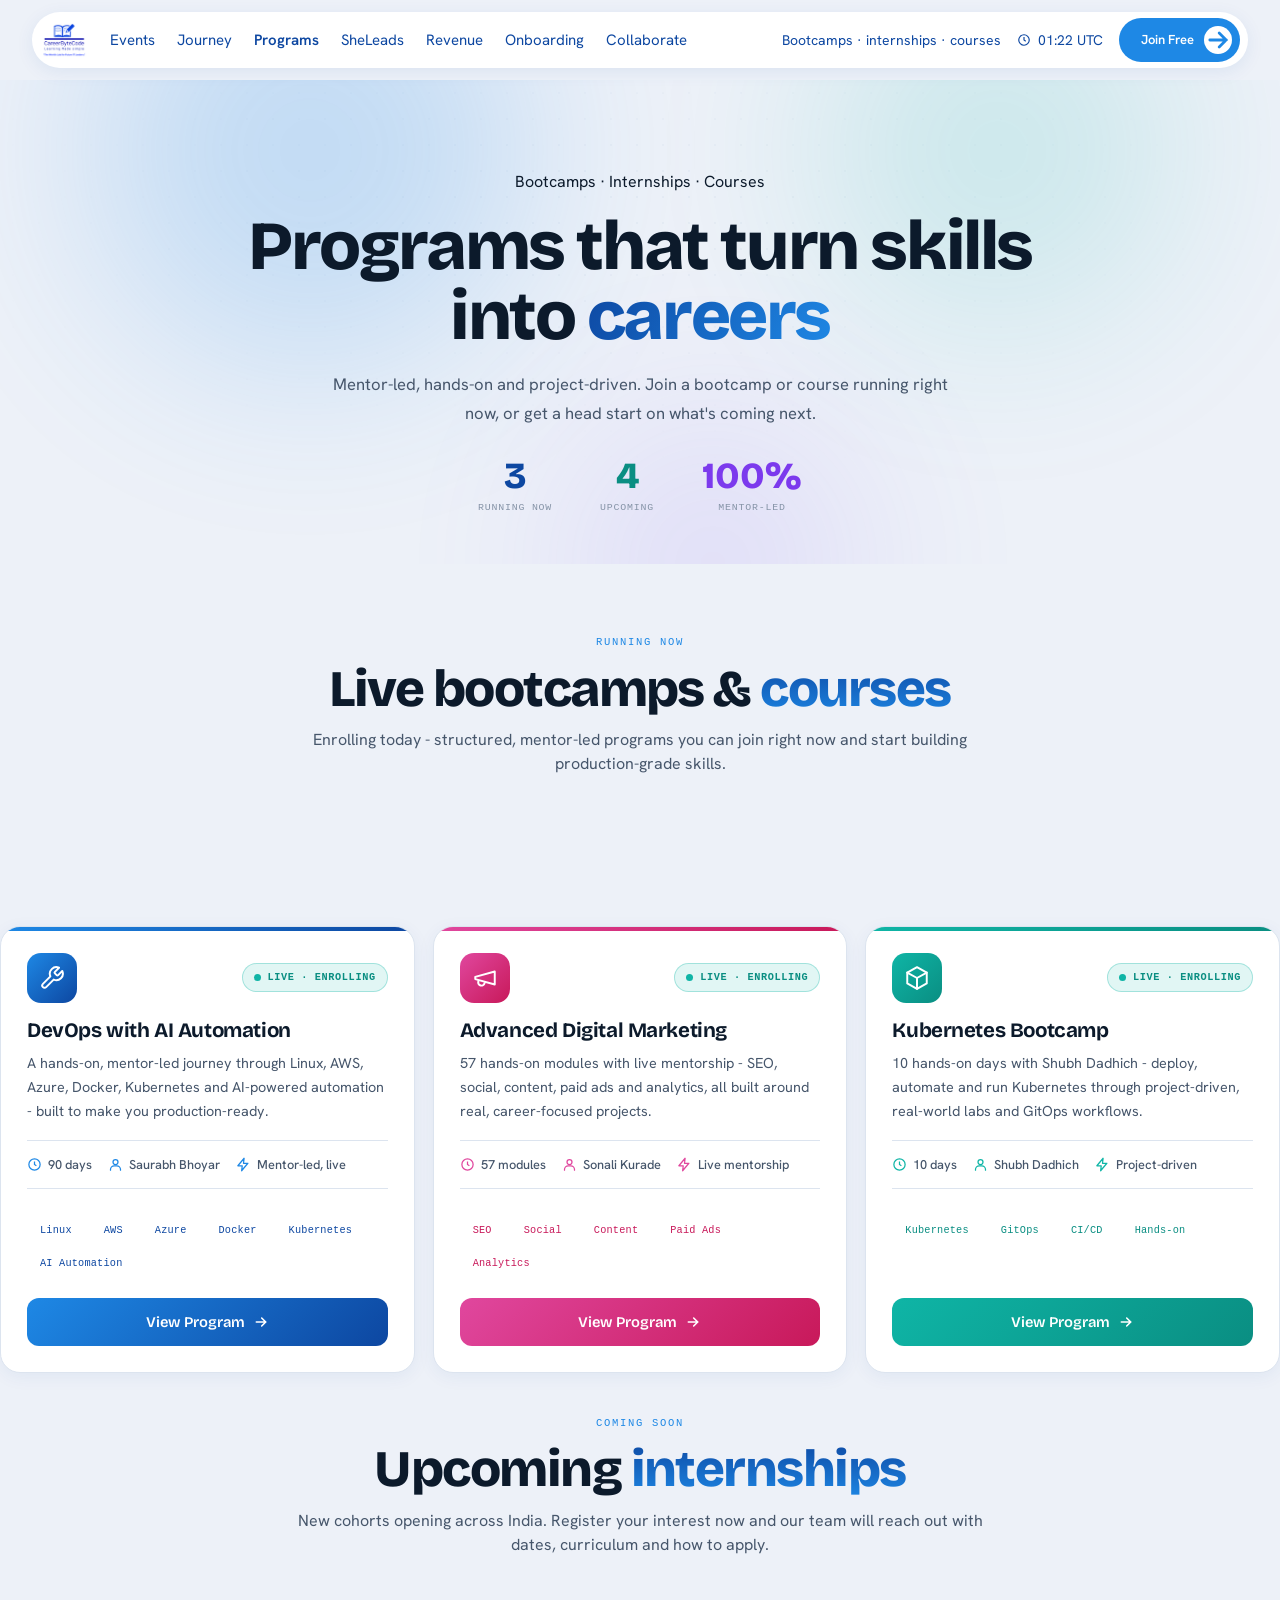
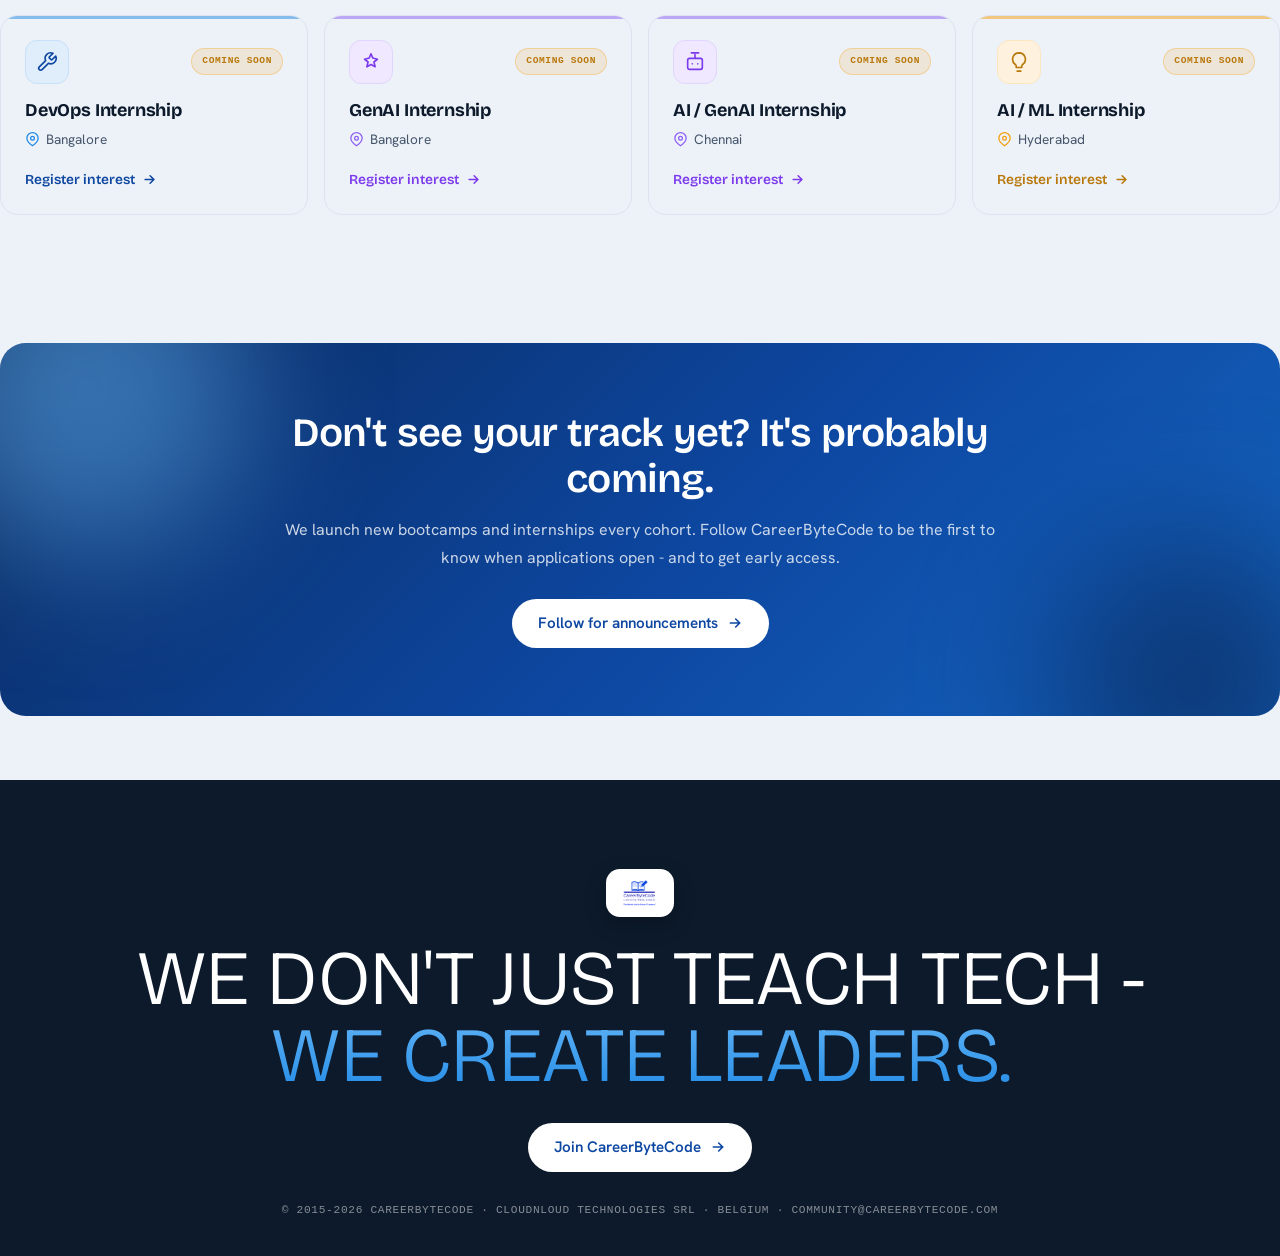
<file: programs.html>
<!DOCTYPE html>
<html lang="en">
<head>
<meta charset="UTF-8">
<meta name="viewport" content="width=device-width, initial-scale=1.0">
<meta name="description" content="CareerByteCode Programs — live bootcamps, internships & courses plus what's coming next. DevOps, Kubernetes, Digital Marketing, AI & GenAI — mentor-led and hands-on.">
<meta property="og:title" content="Programs | CareerByteCode">
<meta property="og:description" content="Live bootcamps & courses you can join now, plus upcoming internships across DevOps, GenAI and AI/ML.">
<meta property="og:type" content="website">
<meta property="og:url" content="https://careerbytecode.github.io/programs.html">
<meta property="og:image" content="assets/img/og-image.png">
<meta name="twitter:card" content="summary_large_image">
<meta name="theme-color" content="#EDF1F8">
<link rel="icon" href="assets/img/cbc-logo.png" type="image/png">
<title>Programs | CareerByteCode</title>
<link rel="preload" href="assets/fonts/bricolage.woff2" as="font" type="font/woff2" crossorigin>
<link rel="preload" href="assets/fonts/hanken.woff2" as="font" type="font/woff2" crossorigin>
<link rel="stylesheet" href="assets/css/cbc.css">
<style>
/* ===== Programs page-specific ===== */
.pg-hero{position:relative;overflow:clip;text-align:center;padding:clamp(46px,7vw,96px) 0 clamp(30px,4vw,48px)}
.pg-hero__bg{position:absolute;inset:0;z-index:0;pointer-events:none}
.pg-hero__bg .blob{position:absolute;border-radius:50%;filter:blur(92px);opacity:.2}
.pg-hero__bg .b1{width:440px;height:440px;background:var(--blue);top:-150px;left:7%}
.pg-hero__bg .b2{width:360px;height:360px;background:var(--teal);top:-110px;right:8%;opacity:.15}
.pg-hero__bg .b3{width:300px;height:300px;background:#8b5cf6;bottom:-150px;left:44%;opacity:.13}
.pg-hero__bg .grid{position:absolute;inset:0;opacity:.5;background-image:radial-gradient(var(--line) 1.1px,transparent 1.2px);background-size:26px 26px;-webkit-mask-image:radial-gradient(ellipse 72% 70% at 50% 28%,#000,transparent 78%);mask-image:radial-gradient(ellipse 72% 70% at 50% 28%,#000,transparent 78%)}
.pg-hero__in{position:relative;z-index:2;max-width:880px;margin:0 auto}
.pg-hero h1{font-family:var(--fd);font-weight:800;font-size:clamp(2.3rem,5.4vw,4.3rem);letter-spacing:-.035em;line-height:1.02;color:var(--ink)}
.pg-hero h1 .sh{background:linear-gradient(120deg,var(--navy),var(--blue));-webkit-background-clip:text;background-clip:text;-webkit-text-fill-color:transparent}
.pg-hero .sub{color:var(--body);max-width:640px;margin:18px auto 0;line-height:1.75;font-size:1.04rem}
.pg-stats{display:flex;justify-content:center;gap:clamp(20px,4vw,48px);flex-wrap:wrap;margin-top:30px}
.pg-stat{text-align:center}
.pg-stat .n{font-family:var(--fd);font-weight:800;font-size:clamp(1.6rem,3vw,2.3rem);line-height:1;color:var(--navy)}
.pg-stat.s2 .n{color:#0a8e82}.pg-stat.s3 .n{color:#7c3aed}
.pg-stat .l{font-family:var(--fm);font-size:.62rem;text-transform:uppercase;letter-spacing:.08em;color:var(--muted);margin-top:6px}

/* accents */
.acc-blue{--acc:#1E88E5;--accd:#0D47A1}.acc-rose{--acc:#E0479E;--accd:#c8195a}.acc-teal{--acc:#0FB5A6;--accd:#0a8e82}
.acc-purple{--acc:#8b5cf6;--accd:#7c3aed}.acc-gold{--acc:#F59E0B;--accd:#b8780a}.acc-cyan{--acc:#3aa6e0;--accd:#1E88E5}

/* ── RUNNING program cards ── */
.pgrid{display:grid;grid-template-columns:repeat(auto-fill,minmax(330px,1fr));gap:18px}
.pcard{position:relative;display:flex;flex-direction:column;background:#fff;border:1px solid var(--line);border-radius:20px;padding:26px;box-shadow:0 4px 18px rgba(13,71,161,.06);transition:transform .2s,box-shadow .25s,border-color .25s;overflow:hidden}
.pcard::before{content:"";position:absolute;inset:0 0 auto 0;height:4px;background:linear-gradient(90deg,var(--acc),var(--accd))}
.pcard:hover{transform:translateY(-5px);box-shadow:0 22px 44px rgba(13,71,161,.14);border-color:var(--acc)}
.pcard__top{display:flex;align-items:center;justify-content:space-between;gap:12px;margin-bottom:16px}
.pcard__ic{width:50px;height:50px;border-radius:14px;display:grid;place-items:center;color:#fff;background:linear-gradient(135deg,var(--acc),var(--accd))}.pcard__ic svg{width:26px;height:26px}
.pbadge{display:inline-flex;align-items:center;gap:7px;font-family:var(--fm);font-size:.64rem;font-weight:700;letter-spacing:.06em;text-transform:uppercase;color:#0a8e82;background:rgba(15,181,166,.12);border:1px solid rgba(15,181,166,.3);padding:6px 11px;border-radius:999px}
.pbadge .dot{width:7px;height:7px;border-radius:50%;background:#0FB5A6;box-shadow:0 0 0 0 rgba(15,181,166,.5);animation:plive 1.8s infinite}
@keyframes plive{0%{box-shadow:0 0 0 0 rgba(15,181,166,.5)}70%{box-shadow:0 0 0 7px rgba(15,181,166,0)}100%{box-shadow:0 0 0 0 rgba(15,181,166,0)}}
@media(prefers-reduced-motion:reduce){.pbadge .dot{animation:none}}
.pcard h3{font-family:var(--fd);font-weight:700;font-size:1.28rem;color:var(--ink);letter-spacing:-.02em;line-height:1.2;margin-bottom:9px}
.pcard__desc{font-size:.9rem;color:var(--body);line-height:1.65;margin-bottom:16px}
.pcard__meta{display:flex;flex-wrap:wrap;gap:8px 16px;padding:14px 0;border-top:1px solid var(--line);border-bottom:1px solid var(--line);margin-bottom:14px}
.pcard__meta span{display:inline-flex;align-items:center;gap:6px;font-size:.8rem;color:var(--body);font-weight:500}
.pcard__meta svg{width:15px;height:15px;color:var(--acc);flex:0 0 auto}
.pcard__tags{display:flex;flex-wrap:wrap;gap:6px;margin-bottom:20px}
.ptag{font-family:var(--fm);font-size:.66rem;letter-spacing:.02em;color:var(--accd);background:color-mix(in srgb,var(--acc) 11%,#fff);border:1px solid color-mix(in srgb,var(--acc) 24%,#fff);padding:4px 9px;border-radius:7px}
.pcard__cta{margin-top:auto;display:inline-flex;align-items:center;justify-content:center;gap:8px;font-family:var(--fd);font-weight:600;font-size:.92rem;color:#fff;background:linear-gradient(135deg,var(--acc),var(--accd));border-radius:12px;padding:13px 20px;transition:transform .2s,box-shadow .25s}
.pcard:hover .pcard__cta{box-shadow:0 12px 26px color-mix(in srgb,var(--acc) 38%,transparent)}
.pcard__cta svg{width:16px;height:16px;transition:transform .2s}
.pcard:hover .pcard__cta svg{transform:translateX(3px)}

/* ── UPCOMING cards ── */
.ugrid{display:grid;grid-template-columns:repeat(auto-fill,minmax(250px,1fr));gap:16px}
.ucard{position:relative;display:flex;flex-direction:column;background:var(--canvas);border:1px solid var(--line);border-radius:18px;padding:24px;transition:transform .2s,box-shadow .25s,border-color .25s;overflow:hidden}
.ucard::before{content:"";position:absolute;inset:0 0 auto 0;height:3px;background:var(--acc);opacity:.5}
.ucard:hover{transform:translateY(-4px);box-shadow:0 16px 34px rgba(13,71,161,.1);border-color:var(--acc);background:#fff}
.ucard__top{display:flex;align-items:center;justify-content:space-between;gap:10px;margin-bottom:16px}
.ucard__ic{width:44px;height:44px;border-radius:12px;display:grid;place-items:center;color:var(--accd);background:color-mix(in srgb,var(--acc) 14%,#fff);border:1px solid color-mix(in srgb,var(--acc) 26%,#fff)}.ucard__ic svg{width:22px;height:22px}
.ubadge{display:inline-flex;align-items:center;gap:6px;font-family:var(--fm);font-size:.6rem;font-weight:700;letter-spacing:.06em;text-transform:uppercase;color:#b8780a;background:rgba(245,158,11,.13);border:1px solid rgba(245,158,11,.32);padding:5px 10px;border-radius:999px}
.ucard h3{font-family:var(--fd);font-weight:700;font-size:1.12rem;color:var(--ink);letter-spacing:-.01em;line-height:1.2;margin-bottom:8px}
.ucard__loc{display:inline-flex;align-items:center;gap:6px;font-size:.85rem;color:var(--body);margin-bottom:20px}
.ucard__loc svg{width:15px;height:15px;color:var(--acc)}
.ucard__cta{margin-top:auto;display:inline-flex;align-items:center;gap:7px;font-family:var(--fd);font-weight:600;font-size:.86rem;color:var(--accd)}
.ucard__cta svg{width:15px;height:15px;transition:transform .2s}
.ucard:hover .ucard__cta svg{transform:translateX(3px)}

/* CTA band */
.pg-cta{position:relative;overflow:hidden;background:linear-gradient(135deg,#0a2a5e,#0D47A1 55%,#1565c0);border-radius:26px;padding:clamp(40px,6vw,68px) clamp(20px,4vw,48px);text-align:center;color:#fff}
.pg-cta__orb{position:absolute;border-radius:50%;filter:blur(70px);opacity:.5;pointer-events:none}
.pg-cta__orb1{width:330px;height:330px;background:var(--sky);top:-120px;left:-80px}.pg-cta__orb2{width:290px;height:290px;background:#0a2a5e;bottom:-110px;right:-60px;opacity:.7}
.pg-cta__in{position:relative;z-index:2;max-width:720px;margin:0 auto}
.pg-cta h2{font-family:var(--fd);font-weight:600;font-size:clamp(1.7rem,3.6vw,2.5rem);color:#fff;letter-spacing:-.02em;line-height:1.14;margin-bottom:14px}
.pg-cta p{color:rgba(255,255,255,.78);line-height:1.7;margin-bottom:28px}
</style>
</head>
<body>

<!-- NAV -->
<header class="nav4">
  <div class="wrap">
    <div class="navp">
      <div class="navp__l">
        <a href="index.html" aria-label="CareerByteCode home"><img class="navp__logoimg" src="assets/img/cbc-logo.png" alt="CareerByteCode"></a>
        <nav class="navp__links">
          <a href="events.html">Events</a><a href="journey.html">Journey</a><a href="programs.html" class="active">Programs</a><a href="sheleads.html">SheLeads</a><a href="revenue-models.html">Revenue</a><a href="onboarding.html">Onboarding</a><a href="collaborate.html">Collaborate</a>
        </nav>
      </div>
      <div class="navp__r">
        <span class="navp__note">Bootcamps · internships · courses</span>
        <span class="navp__clock"><svg viewBox="0 0 24 24" fill="none" stroke="currentColor" stroke-width="2"><circle cx="12" cy="12" r="9"/><path d="M12 7v5l3 2"/></svg><span data-clock>--:--</span></span>
        <a class="btx btx--blue" href="https://www.linkedin.com/company/careerbytecode" target="_blank" rel="noopener noreferrer"><span class="roll"><span class="roll__in"><span>Join Free</span><span>Join Free</span></span></span><span class="btx__c"><svg viewBox="0 0 24 24" fill="none" stroke="currentColor" stroke-width="2.4" stroke-linecap="round"><path d="M5 12h14M13 6l6 6-6 6"/></svg></span></a>
        <button class="navp__menu" type="button" aria-label="Menu"><svg width="18" height="18" viewBox="0 0 24 24" fill="none" stroke="currentColor" stroke-width="2" stroke-linecap="round"><path d="M3 6h18M3 12h18M3 18h18"/></svg></button>
      </div>
    </div>
  </div>
</header>

<main>

<!-- HERO -->
<section class="pg-hero" id="hero">
  <div class="pg-hero__bg" aria-hidden="true"><div class="grid"></div><div class="blob b1"></div><div class="blob b2"></div><div class="blob b3"></div></div>
  <div class="wrap pg-hero__in">
    <span class="pill fx fx-1"><span class="dot"></span> Bootcamps · Internships · Courses</span>
    <h1 class="fx fx-2" style="margin-top:18px">Programs that turn skills into <span class="sh">careers</span></h1>
    <p class="sub fx fx-3">Mentor-led, hands-on and project-driven. Join a bootcamp or course running right now, or get a head start on what's coming next.</p>
    <div class="pg-stats fx fx-4">
      <div class="pg-stat s1"><div class="n" data-pstat="running">0</div><div class="l">Running Now</div></div>
      <div class="pg-stat s2"><div class="n" data-pstat="upcoming">0</div><div class="l">Upcoming</div></div>
      <div class="pg-stat s3"><div class="n">100%</div><div class="l">Mentor-led</div></div>
    </div>
  </div>
</section>

<!-- RUNNING -->
<section class="sec--tight wrap" id="running">
  <div class="shead"><span class="eye rv">Running now</span><h2 class="h2v rv" data-d="1">Live bootcamps &amp; <span class="pop">courses</span></h2><p class="rv" data-d="2">Enrolling today - structured, mentor-led programs you can join right now and start building production-grade skills.</p></div>
  <div class="pgrid" id="prog-running"></div>
</section>

<!-- UPCOMING -->
<section class="bandw" id="upcoming"><div class="sec--tight wrap">
  <div class="shead"><span class="eye rv">Coming soon</span><h2 class="h2v rv" data-d="1">Upcoming <span class="pop">internships</span></h2><p class="rv" data-d="2">New cohorts opening across India. Register your interest now and our team will reach out with dates, curriculum and how to apply.</p></div>
  <div class="ugrid" id="prog-upcoming"></div>
</div></section>

<!-- CTA -->
<section class="sec--tight wrap" id="cta">
  <div class="pg-cta rv">
    <div class="pg-cta__orb pg-cta__orb1"></div><div class="pg-cta__orb pg-cta__orb2"></div>
    <div class="pg-cta__in">
      <h2>Don't see your track yet? It's probably coming.</h2>
      <p>We launch new bootcamps and internships every cohort. Follow CareerByteCode to be the first to know when applications open - and to get early access.</p>
      <a class="wbtn" href="https://www.linkedin.com/company/careerbytecode" target="_blank" rel="noopener noreferrer">Follow for announcements <svg viewBox="0 0 24 24" fill="none" stroke="currentColor" stroke-width="2.4" stroke-linecap="round"><path d="M5 12h14M13 6l6 6-6 6"/></svg></a>
    </div>
  </div>
</section>

</main>

<!-- FOOTER -->
<footer class="foot4">
  <div class="wrap">
    <img class="foot4__logo" src="assets/img/cbc-logo.png" alt="CareerByteCode">
    <div class="foot4__big">We don't just teach tech -<br><em>we create leaders.</em></div>
    <a class="wbtn" href="https://www.linkedin.com/in/careerbytecode" target="_blank" rel="noopener noreferrer">Join CareerByteCode <svg viewBox="0 0 24 24" fill="none" stroke="currentColor" stroke-width="2.4" stroke-linecap="round"><path d="M5 12h14M13 6l6 6-6 6"/></svg></a>
    <div class="foot4__copy">© 2015-2026 CareerByteCode · Cloudnloud Technologies SRL · Belgium · community@careerbytecode.com</div>
  </div>
</footer>

<!-- mobile sheet -->
<div class="sheet">
  <div class="sheet__bg"></div>
  <div class="sheet__p">
    <span class="navp__clock"><svg viewBox="0 0 24 24" fill="none" stroke="currentColor" stroke-width="2"><circle cx="12" cy="12" r="9"/><path d="M12 7v5l3 2"/></svg><span data-clock>--:--</span></span>
    <nav class="sheet__links"><a href="events.html">Events</a><a href="journey.html">Journey</a><a href="programs.html">Programs</a><a href="sheleads.html">SheLeads</a><a href="revenue-models.html">Revenue</a><a href="onboarding.html">Onboarding</a><a href="collaborate.html">Collaborate</a></nav>
    <a class="btx btx--blue" href="https://www.linkedin.com/company/careerbytecode" target="_blank" rel="noopener noreferrer" data-sheet-close><span class="roll"><span class="roll__in"><span>Join Free</span><span>Join Free</span></span></span><span class="btx__c"><svg viewBox="0 0 24 24" fill="none" stroke="currentColor" stroke-width="2.4" stroke-linecap="round"><path d="M5 12h14M13 6l6 6-6 6"/></svg></span></a>
  </div>
</div>

<button class="btt" aria-label="Back to top"><svg viewBox="0 0 24 24" fill="none" stroke="currentColor" stroke-width="2.4" stroke-linecap="round" stroke-linejoin="round"><path d="M12 19V5M5 12l7-7 7 7"/></svg></button>

<!-- Programs data — edit programs-data.js to add/update programs -->
<script src="programs-data.js"></script>
<script>
(function(){
  var P = window.CBC_PROGRAMS || { running: [], upcoming: [] };
  var esc = function(s){ return String(s==null?'':s).replace(/[&<>"']/g,function(c){return {'&':'&amp;','<':'&lt;','>':'&gt;','"':'&quot;',"'":'&#39;'}[c];}); };
  var accClass = function(a){ return 'acc-' + (a||'blue'); };

  /* domain → inline SVG icon */
  var ICON = {
    DevOps:   '<path d="M14.7 6.3a1 1 0 0 0 0 1.4l1.6 1.6a1 1 0 0 0 1.4 0l3.77-3.77a6 6 0 0 1-7.94 7.94l-6.9 6.9a2.12 2.12 0 0 1-3-3l6.9-6.9a6 6 0 0 1 7.94-7.94z"/>',
    Kubernetes:'<path d="M12 2l9 5v10l-9 5-9-5V7z"/><path d="M12 12l9-5M12 12v10M12 12L3 7"/>',
    Marketing:'<path d="M3 11l18-5v12L3 13zM11.6 16.8a3 3 0 0 1-5.8-1.6"/>',
    AI:       '<rect x="4" y="8" width="16" height="12" rx="2"/><path d="M12 8V4M8 2h8M9 14h0M15 14h0"/>',
    GenAI:    '<path d="M12 3l1.9 4.6L19 9l-3.8 3 1.3 5.2L12 14.8 7.5 17.2 8.8 12 5 9l5.1-1.4z"/>',
    'AI/ML':  '<path d="M9 18h6M10 22h4M12 2a7 7 0 0 0-4 12.7c.6.5 1 1.3 1 2.1V18h6v-1.2c0-.8.4-1.6 1-2.1A7 7 0 0 0 12 2z"/>',
    Cloud:    '<path d="M18 10h1a3 3 0 0 1 0 6H6a4 4 0 0 1 0-8 5 5 0 0 1 9.6-1.5A3.5 3.5 0 0 1 18 10z"/>',
    Security: '<path d="M12 2l8 3v6c0 5-3.5 8.5-8 11-4.5-2.5-8-6-8-11V5z"/>',
    Data:     '<ellipse cx="12" cy="5" rx="8" ry="3"/><path d="M4 5v14c0 1.7 3.6 3 8 3s8-1.3 8-3V5"/>'
  };
  var icon = function(d){ return '<svg viewBox="0 0 24 24" fill="none" stroke="currentColor" stroke-width="1.8" stroke-linecap="round" stroke-linejoin="round">' + (ICON[d] || ICON.DevOps) + '</svg>'; };
  var arrow = '<svg viewBox="0 0 24 24" fill="none" stroke="currentColor" stroke-width="2.4" stroke-linecap="round"><path d="M5 12h14M13 6l6 6-6 6"/></svg>';

  /* running cards */
  var rHost = document.getElementById('prog-running');
  if (rHost) rHost.innerHTML = (P.running||[]).map(function(p){
    var tags = (p.tags||[]).map(function(t){ return '<span class="ptag">'+esc(t)+'</span>'; }).join('');
    var meta = '';
    if (p.duration) meta += '<span><svg viewBox="0 0 24 24" fill="none" stroke="currentColor" stroke-width="2"><circle cx="12" cy="12" r="9"/><path d="M12 7v5l3 2"/></svg>'+esc(p.duration)+'</span>';
    if (p.mentor)   meta += '<span><svg viewBox="0 0 24 24" fill="none" stroke="currentColor" stroke-width="2" stroke-linecap="round" stroke-linejoin="round"><circle cx="12" cy="8" r="4"/><path d="M4 21v-1a6 6 0 0 1 6-6h4a6 6 0 0 1 6 6v1"/></svg>'+esc(p.mentor)+'</span>';
    if (p.format)   meta += '<span><svg viewBox="0 0 24 24" fill="none" stroke="currentColor" stroke-width="2" stroke-linecap="round" stroke-linejoin="round"><path d="M13 2L3 14h7l-1 8 10-12h-7l1-8z"/></svg>'+esc(p.format)+'</span>';
    return '<a class="pcard rv '+accClass(p.accent)+'" href="'+esc(p.url)+'" target="_blank" rel="noopener noreferrer">'
      + '<div class="pcard__top"><span class="pcard__ic">'+icon(p.domain)+'</span><span class="pbadge"><span class="dot"></span> Live · Enrolling</span></div>'
      + '<h3>'+esc(p.title)+'</h3>'
      + '<p class="pcard__desc">'+esc(p.description)+'</p>'
      + '<div class="pcard__meta">'+meta+'</div>'
      + (tags?'<div class="pcard__tags">'+tags+'</div>':'')
      + '<span class="pcard__cta">View Program '+arrow+'</span></a>';
  }).join('');

  /* upcoming cards */
  var uHost = document.getElementById('prog-upcoming');
  if (uHost) uHost.innerHTML = (P.upcoming||[]).map(function(p){
    return '<a class="ucard rv '+accClass(p.accent)+'" href="'+esc(p.url)+'" target="_blank" rel="noopener noreferrer">'
      + '<div class="ucard__top"><span class="ucard__ic">'+icon(p.domain)+'</span><span class="ubadge">Coming soon</span></div>'
      + '<h3>'+esc(p.title)+'</h3>'
      + '<div class="ucard__loc"><svg viewBox="0 0 24 24" fill="none" stroke="currentColor" stroke-width="2" stroke-linecap="round" stroke-linejoin="round"><path d="M21 10c0 6-9 12-9 12s-9-6-9-12a9 9 0 0 1 18 0z"/><circle cx="12" cy="10" r="3"/></svg>'+esc(p.city)+'</div>'
      + '<span class="ucard__cta">Register interest '+arrow+'</span></a>';
  }).join('');

  /* stat strip */
  var setN = function(k,v){ var el=document.querySelector('[data-pstat="'+k+'"]'); if(el) el.textContent=v; };
  setN('running', (P.running||[]).length);
  setN('upcoming', (P.upcoming||[]).length);

  /* reveal the freshly-injected cards */
  if ('IntersectionObserver' in window && !window.matchMedia('(prefers-reduced-motion: reduce)').matches){
    var io=new IntersectionObserver(function(es){es.forEach(function(en){if(en.isIntersecting){en.target.classList.add('in');io.unobserve(en.target);}});},{threshold:.12,rootMargin:'0px 0px -8% 0px'});
    document.querySelectorAll('#prog-running .rv, #prog-upcoming .rv').forEach(function(e){io.observe(e);});
  } else {
    document.querySelectorAll('#prog-running .rv, #prog-upcoming .rv').forEach(function(e){e.classList.add('in');});
  }
})();
</script>
<script src="assets/js/cbc.js" defer></script>
</body>
</html>
</file>
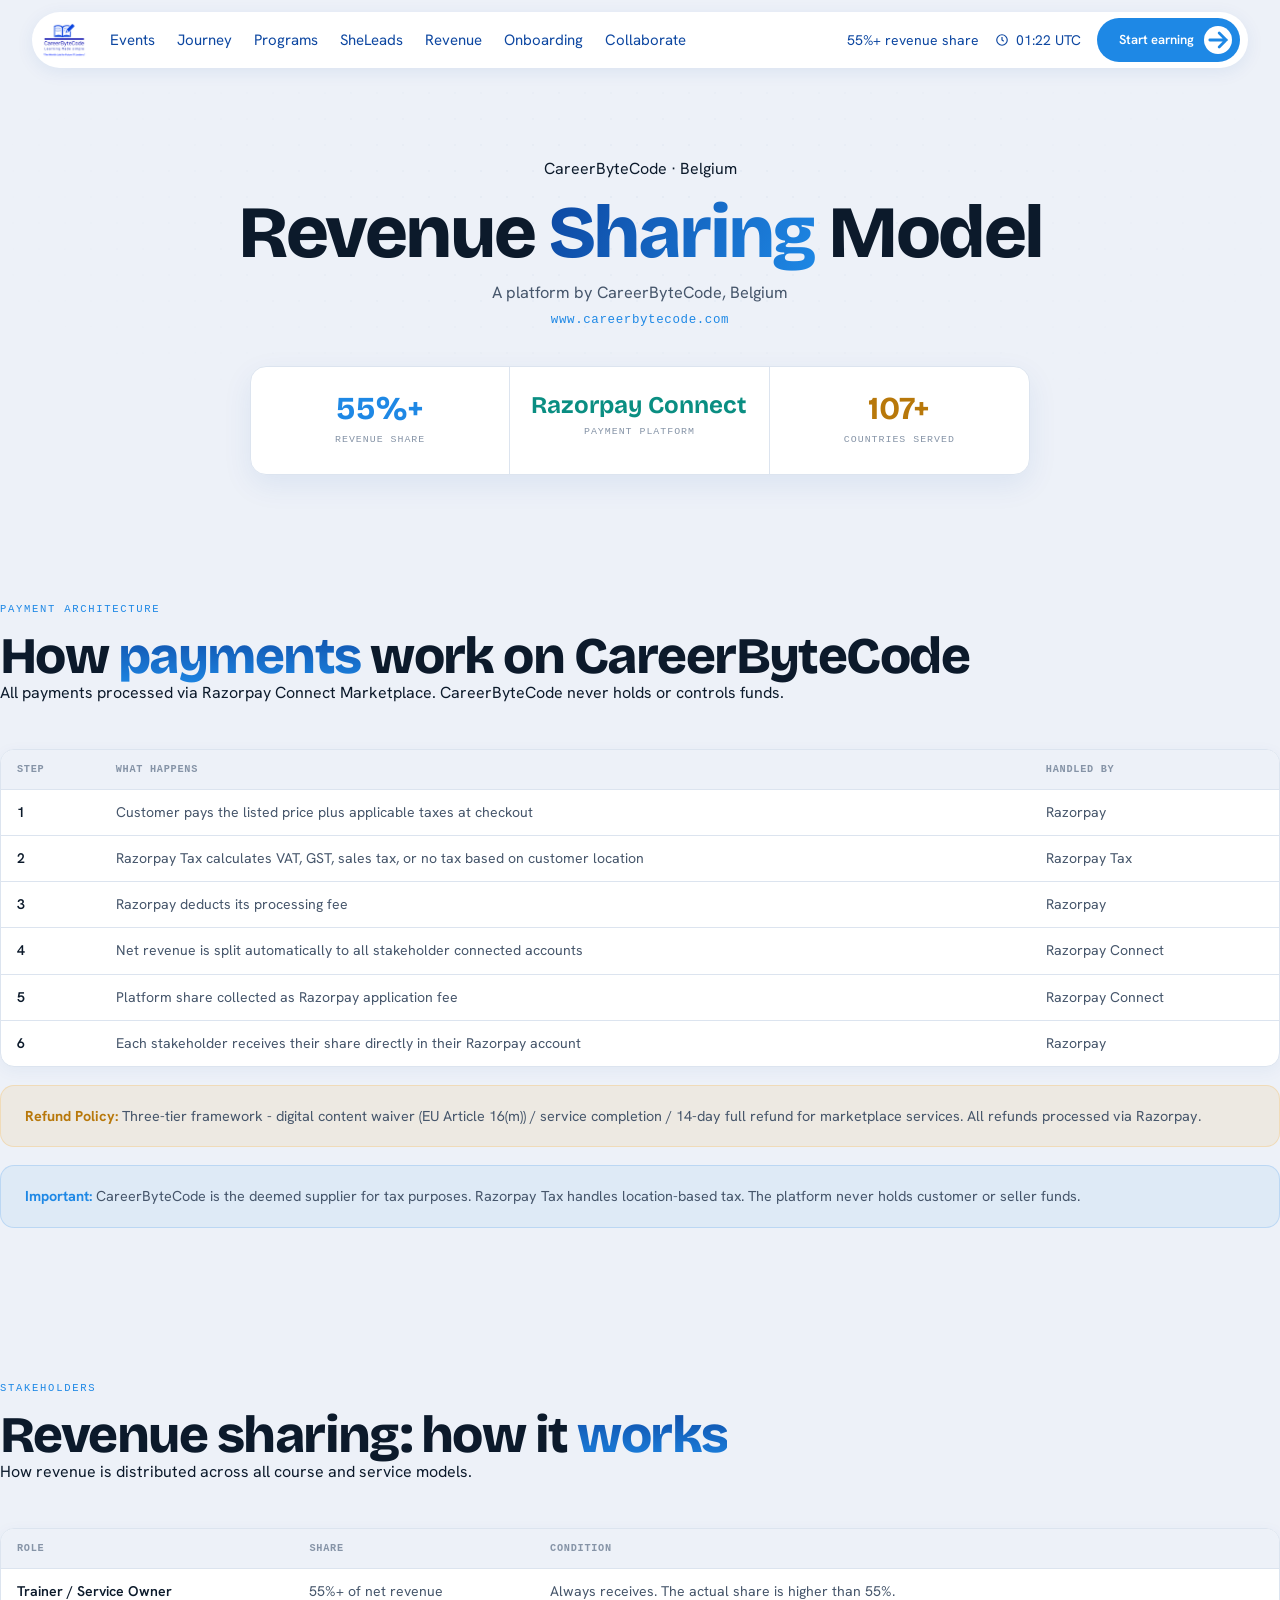
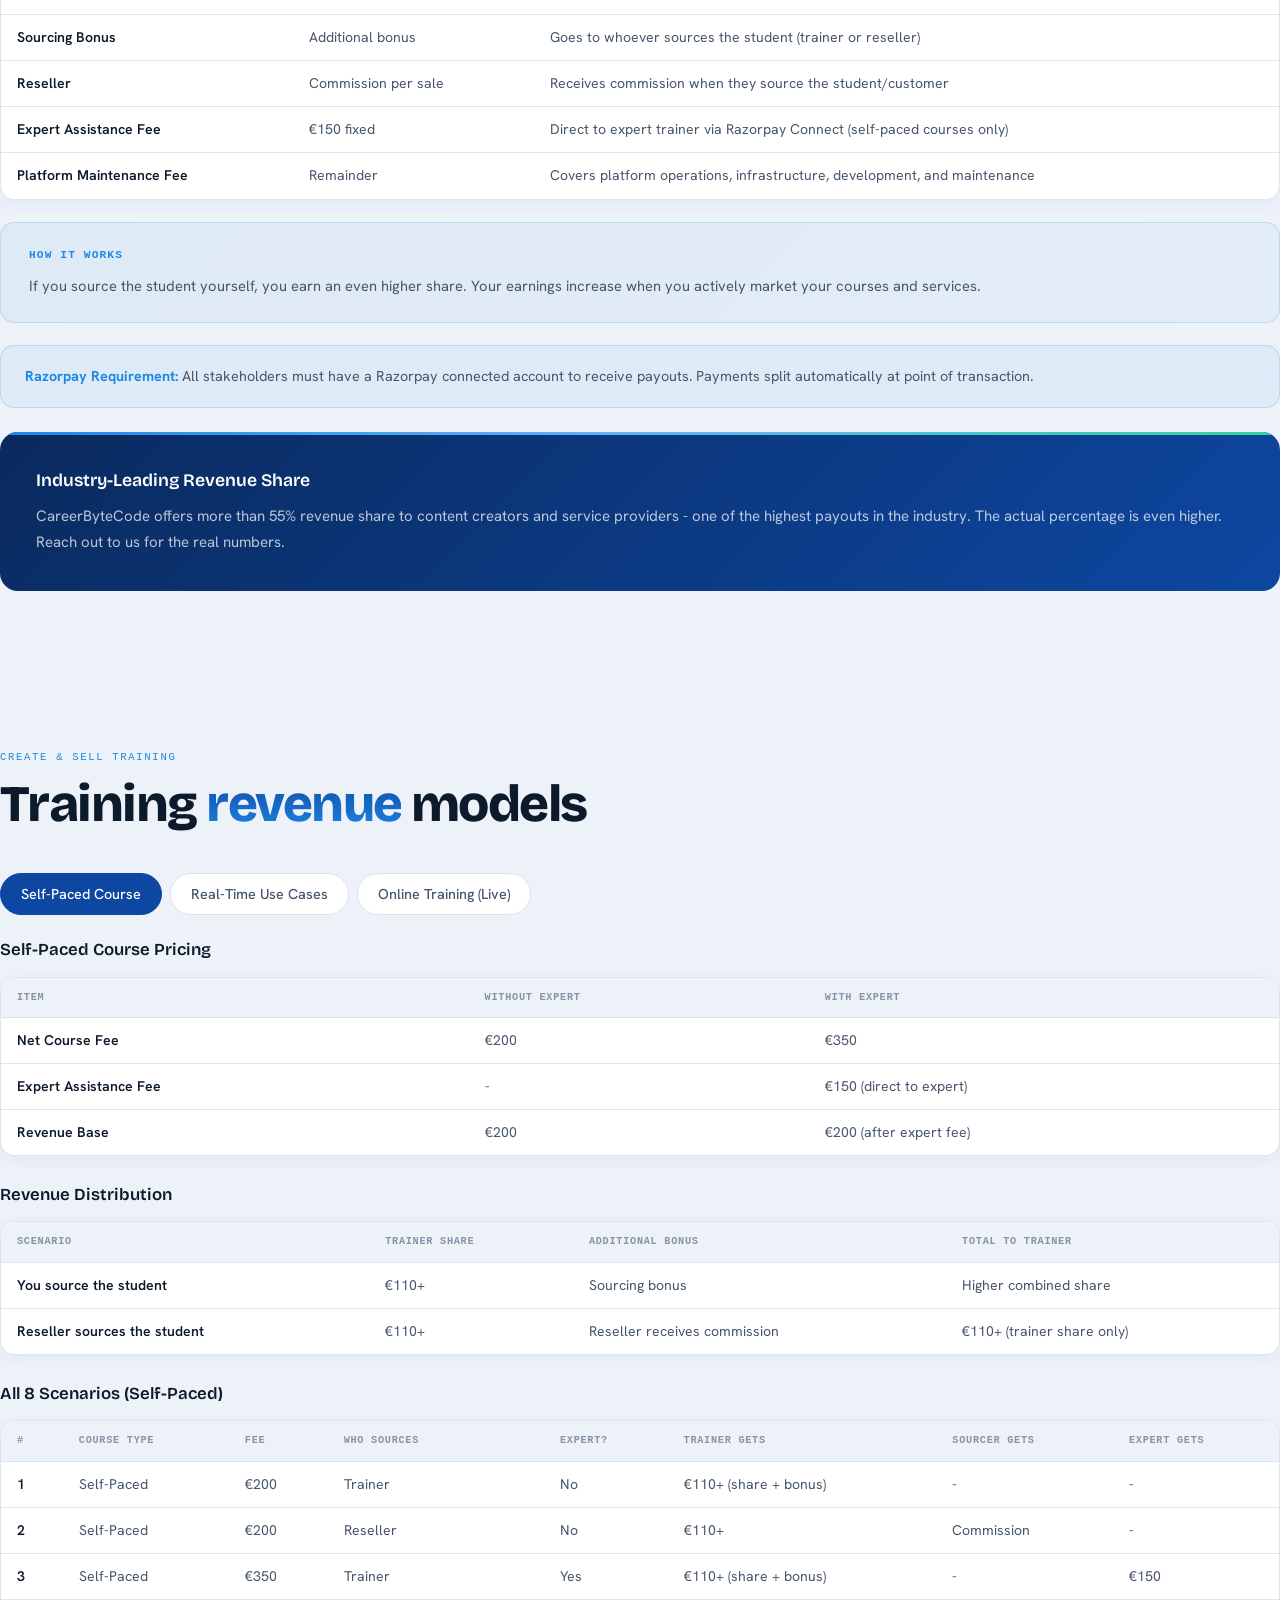
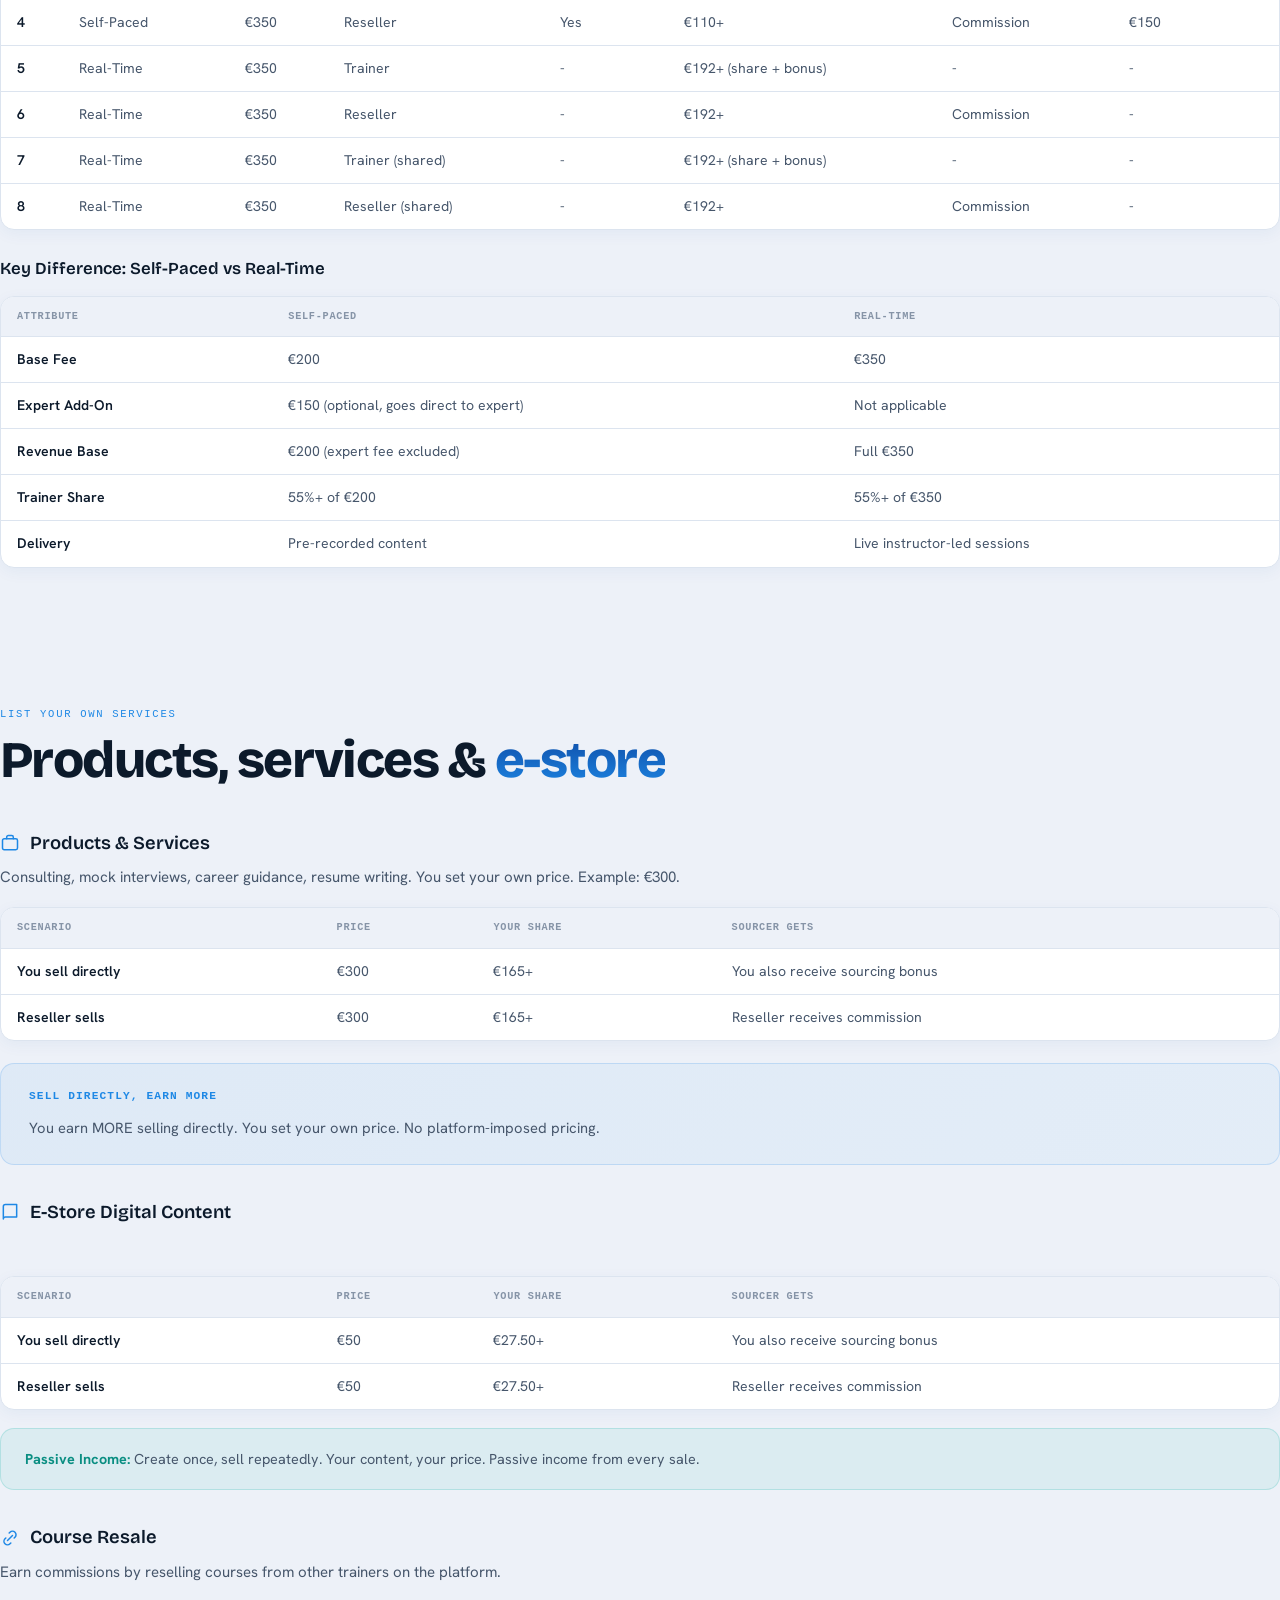
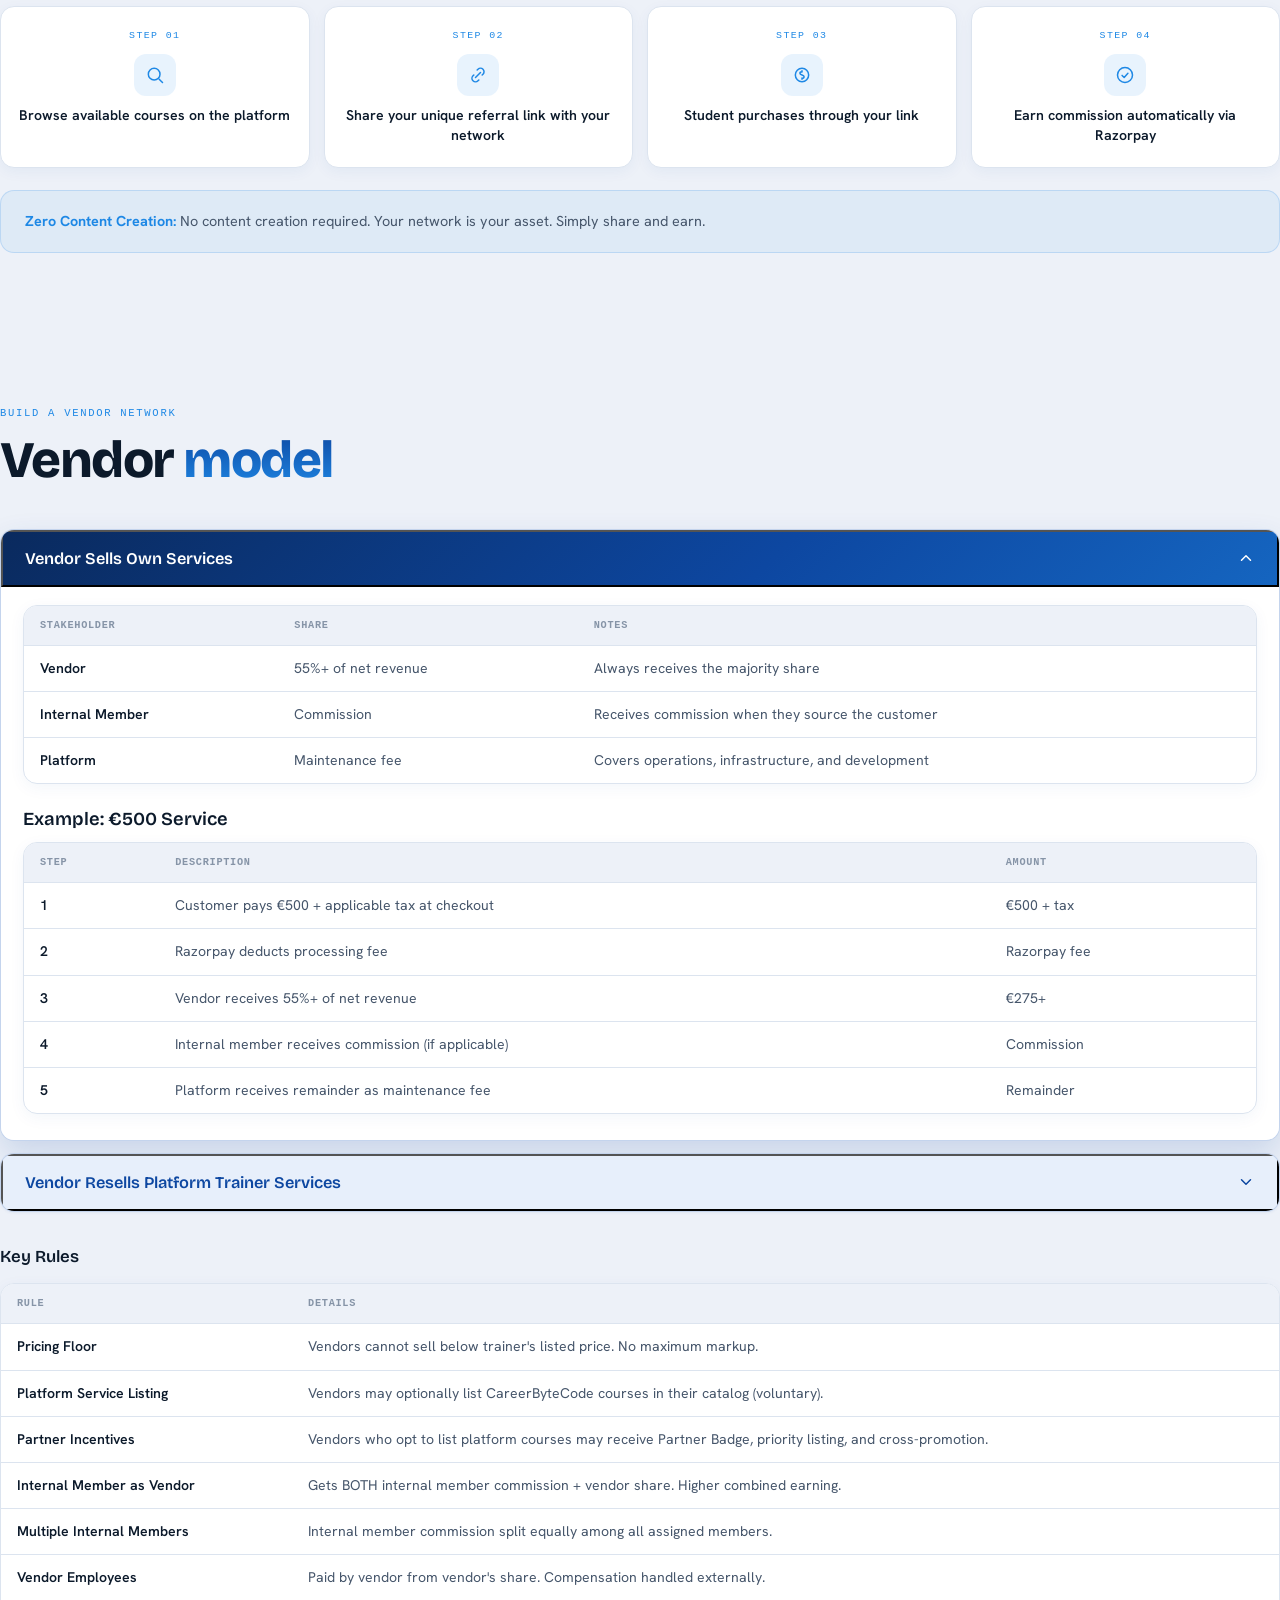
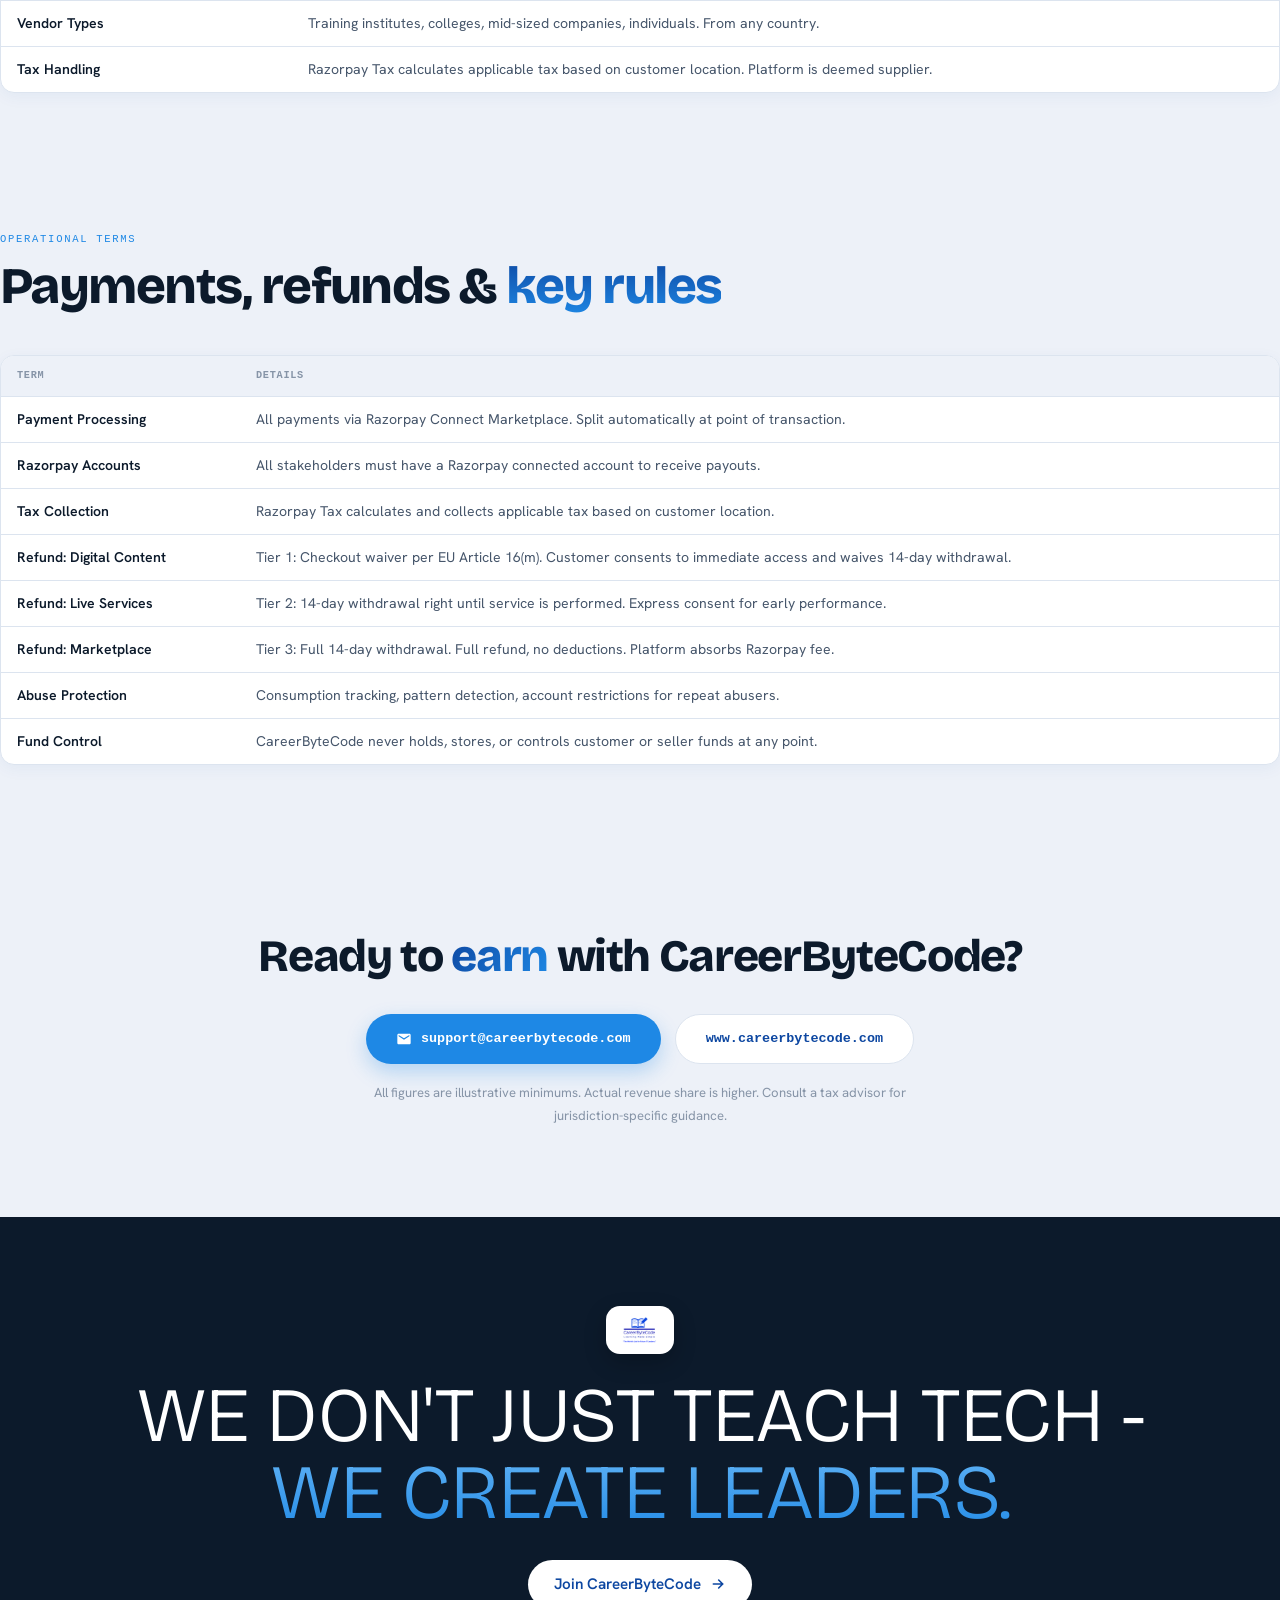
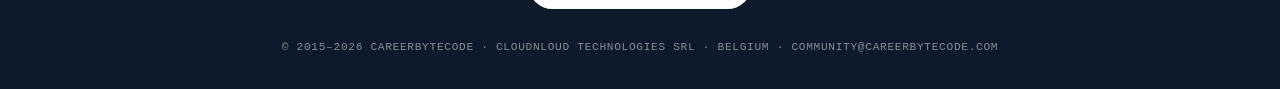
<file: revenue-models.html>
<!DOCTYPE html>
<html lang="en">
<head>
<meta charset="UTF-8">
<meta name="viewport" content="width=device-width, initial-scale=1.0">
<meta name="description" content="CareerByteCode Revenue Sharing Model - industry-leading 55%+ revenue share for trainers, service providers & vendors via Razorpay Connect.">
<meta property="og:title" content="CareerByteCode - Revenue Sharing Model">
<meta property="og:description" content="Industry-leading 55%+ revenue share for trainers, service providers & vendors via Razorpay Connect.">
<meta property="og:type" content="website">
<meta property="og:url" content="https://careerbytecode.github.io/revenue-models.html">
<meta property="og:image" content="assets/img/og-image.png">
<meta name="twitter:card" content="summary_large_image">
<meta name="theme-color" content="#EDF1F8">
<link rel="icon" href="assets/img/cbc-logo.png" type="image/png">
<title>Revenue Sharing Model | CareerByteCode</title>
<link rel="preload" href="assets/fonts/bricolage.woff2" as="font" type="font/woff2" crossorigin>
<link rel="preload" href="assets/fonts/hanken.woff2" as="font" type="font/woff2" crossorigin>
<link rel="stylesheet" href="assets/css/cbc.css">
<style>
/* ===== Revenue Models page-specific ===== */
.rev-hero{position:relative;overflow:clip;padding:clamp(40px,6vw,78px) 0 clamp(36px,5vw,56px);text-align:center}
.rev-hero__bg{position:absolute;inset:0;z-index:0;pointer-events:none;opacity:.5;background-image:radial-gradient(var(--line) 1.1px,transparent 1.2px);background-size:26px 26px;-webkit-mask-image:radial-gradient(ellipse 70% 70% at 50% 30%,#000,transparent 76%);mask-image:radial-gradient(ellipse 70% 70% at 50% 30%,#000,transparent 76%)}
.rev-hero__in{position:relative;z-index:2;max-width:880px;margin:0 auto}
.rev-hero h1{font-family:var(--fd);font-weight:800;font-size:clamp(2.6rem,6vw,4.6rem);letter-spacing:-.035em;line-height:.95;color:var(--ink)}
.rev-hero h1 em{font-style:normal;background:linear-gradient(120deg,var(--navy),var(--blue));-webkit-background-clip:text;background-clip:text;-webkit-text-fill-color:transparent}
.rev-hero .sub{color:var(--body);margin-top:12px;font-size:1.02rem}
.rev-hero .lnk{font-family:var(--fm);font-size:.78rem;color:var(--blue);letter-spacing:.05em;margin-top:6px}
.rev-stats{display:grid;grid-template-columns:repeat(3,1fr);margin:36px auto 0;max-width:780px;border:1px solid var(--line);border-radius:16px;overflow:hidden;background:#fff;box-shadow:0 10px 30px rgba(13,71,161,.08)}
.rev-stat{padding:26px 18px;text-align:center;border-right:1px solid var(--line)}
.rev-stat:last-child{border-right:none}
.rev-stat .n{font-family:var(--fd);font-weight:700;font-size:clamp(1.4rem,2.6vw,2rem);line-height:1;color:var(--navy)}
.rev-stat.s1 .n{color:var(--blue)}.rev-stat.s2 .n{color:#0a8e82;font-size:clamp(1.1rem,2vw,1.5rem)}.rev-stat.s3 .n{color:#b8780a}
.rev-stat .l{font-family:var(--fm);font-size:.62rem;text-transform:uppercase;letter-spacing:.1em;color:var(--muted);margin-top:8px}
@media(max-width:640px){.rev-stats{grid-template-columns:1fr}.rev-stat{border-right:none;border-bottom:1px solid var(--line)}.rev-stat:last-child{border-bottom:none}}

/* tables */
.rwrap{overflow-x:auto;border:1px solid var(--line);border-radius:14px;background:#fff;box-shadow:0 4px 16px rgba(13,71,161,.05);margin:0 0 4px}
.rwrap table{width:100%;border-collapse:collapse;font-size:.88rem;min-width:520px}
.rwrap th{text-align:left;font-family:var(--fm);font-size:.64rem;text-transform:uppercase;letter-spacing:.07em;color:var(--muted);background:var(--canvas);padding:12px 16px;border-bottom:1px solid var(--line);white-space:nowrap}
.rwrap td{padding:12px 16px;border-bottom:1px solid var(--line);color:var(--body);vertical-align:top}
.rwrap tbody tr:last-child td{border-bottom:none}
.rwrap tbody tr:hover{background:var(--canvas)}
.rwrap td:first-child{font-weight:600;color:var(--ink)}

/* notes / highlight / callout */
.note{padding:18px 24px;border-radius:14px;margin:18px 0;font-size:.9rem;line-height:1.7;color:var(--body)}
.note strong{font-weight:700}
.note--info{background:rgba(30,136,229,.07);border:1px solid rgba(30,136,229,.18)}.note--info strong{color:var(--blue)}
.note--warn{background:rgba(245,158,11,.09);border:1px solid rgba(245,158,11,.2)}.note--warn strong{color:#b8780a}
.note--ok{background:rgba(15,181,166,.08);border:1px solid rgba(15,181,166,.2)}.note--ok strong{color:#0a8e82}
.hl{background:linear-gradient(135deg,rgba(30,136,229,.07),rgba(100,181,246,.07));border:1px solid rgba(30,136,229,.18);border-radius:14px;padding:24px 28px;margin:22px 0}
.hl h4{font-family:var(--fm);font-size:.7rem;letter-spacing:.1em;text-transform:uppercase;color:var(--blue);margin-bottom:10px}
.hl p{font-size:.92rem;color:var(--body);line-height:1.7}
.callout{position:relative;background:linear-gradient(135deg,#0a2a5e,#0D47A1);border-radius:18px;padding:clamp(26px,3vw,36px);margin:24px 0;overflow:hidden;color:#fff}
.callout::before{content:"";position:absolute;top:0;left:0;right:0;height:3px;background:linear-gradient(90deg,var(--blue),var(--sky),#34d399)}
.callout h4{font-family:var(--fd);font-weight:600;font-size:1.1rem;color:#fff;margin-bottom:10px}
.callout p{font-size:.94rem;color:rgba(255,255,255,.72);line-height:1.7}

/* subheadings */
.subh{font-family:var(--fd);font-weight:600;font-size:1.15rem;color:var(--ink);margin:34px 0 8px;display:flex;align-items:center;gap:10px}
.subh:first-child{margin-top:0}
.subh svg{width:20px;height:20px;color:var(--blue)}
.subp{color:var(--body);font-size:.94rem;margin-bottom:18px;line-height:1.6}
.tbl-h{font-family:var(--fd);font-weight:600;font-size:1.05rem;color:var(--ink);margin:26px 0 14px}
.tbl-h:first-child{margin-top:0}

/* steps */
.steps{display:grid;grid-template-columns:repeat(4,1fr);gap:14px;margin:22px 0}
.step{background:#fff;border:1px solid var(--line);border-radius:14px;padding:22px 18px;text-align:center;box-shadow:0 4px 14px rgba(13,71,161,.05);transition:transform .2s,box-shadow .25s,border-color .25s}
.step:hover{transform:translateY(-3px);box-shadow:0 12px 26px rgba(13,71,161,.1);border-color:var(--blue)}
.step__n{font-family:var(--fm);font-size:.62rem;color:var(--blue);letter-spacing:.14em;margin-bottom:10px}
.step__ic{width:42px;height:42px;border-radius:12px;background:rgba(30,136,229,.1);color:var(--blue);display:grid;place-items:center;margin:0 auto 10px}
.step__ic svg{width:20px;height:20px}
.step__t{font-size:.88rem;font-weight:600;color:var(--ink);line-height:1.4}
@media(max-width:760px){.steps{grid-template-columns:repeat(2,1fr)}}
@media(max-width:460px){.steps{grid-template-columns:1fr}}

/* tabs */
.tabs{display:flex;gap:8px;flex-wrap:wrap;margin-bottom:22px}
.tabs button{padding:11px 20px;border-radius:999px;border:1px solid var(--line);background:#fff;color:var(--body);font-family:var(--fb);font-weight:500;font-size:.9rem;cursor:pointer;transition:all .2s}
.tabs button:hover{border-color:var(--blue);color:var(--blue)}
.tabs button.active{background:var(--navy);color:#fff;border-color:var(--navy)}
[data-tab-panel]{display:none}
[data-tab-panel].active{display:block}

/* cta */
.cta-sec{text-align:center;padding:clamp(50px,7vw,90px) 0}
.cta-sec h2{font-family:var(--fd);font-weight:800;font-size:clamp(1.8rem,4vw,2.8rem);letter-spacing:-.03em;color:var(--ink);margin-bottom:24px}
.cta-sec h2 span{background:linear-gradient(120deg,var(--navy),var(--blue));-webkit-background-clip:text;background-clip:text;-webkit-text-fill-color:transparent}
.cta-links{display:flex;flex-wrap:wrap;justify-content:center;gap:14px;margin-bottom:18px}
.cta-link{display:inline-flex;align-items:center;gap:9px;font-family:var(--fm);font-size:.84rem;font-weight:600;padding:14px 30px;border-radius:999px;transition:all .25s}
.cta-link--p{background:var(--blue);color:#fff;box-shadow:0 8px 20px rgba(30,136,229,.28)}.cta-link--p:hover{transform:translateY(-2px);box-shadow:0 14px 30px rgba(30,136,229,.38)}
.cta-link--s{border:1px solid var(--line);color:var(--navy);background:#fff}.cta-link--s:hover{border-color:var(--blue);color:var(--blue)}
.cta-disc{font-size:.82rem;color:var(--muted);max-width:600px;margin:18px auto 0;line-height:1.7}
.acc__body .subh{margin-top:22px}
</style>
</head>
<body>

<!-- NAV -->
<header class="nav4">
  <div class="wrap">
    <div class="navp">
      <div class="navp__l">
        <a href="index.html" aria-label="CareerByteCode home"><img class="navp__logoimg" src="assets/img/cbc-logo.png" alt="CareerByteCode"></a>
        <nav class="navp__links">
          <a href="events.html">Events</a><a href="journey.html">Journey</a><a href="programs.html">Programs</a><a href="sheleads.html">SheLeads</a><a href="revenue-models.html">Revenue</a><a href="onboarding.html">Onboarding</a><a href="collaborate.html">Collaborate</a>
        </nav>
      </div>
      <div class="navp__r">
        <span class="navp__note">55%+ revenue share</span>
        <span class="navp__clock"><svg viewBox="0 0 24 24" fill="none" stroke="currentColor" stroke-width="2"><circle cx="12" cy="12" r="9"/><path d="M12 7v5l3 2"/></svg><span data-clock>--:--</span></span>
        <a class="btx btx--blue" href="https://www.linkedin.com/in/careerbytecode" target="_blank" rel="noopener noreferrer"><span class="roll"><span class="roll__in"><span>Start earning</span><span>Start earning</span></span></span><span class="btx__c"><svg viewBox="0 0 24 24" fill="none" stroke="currentColor" stroke-width="2.4" stroke-linecap="round"><path d="M5 12h14M13 6l6 6-6 6"/></svg></span></a>
        <button class="navp__menu" type="button" aria-label="Menu"><svg width="18" height="18" viewBox="0 0 24 24" fill="none" stroke="currentColor" stroke-width="2" stroke-linecap="round"><path d="M3 6h18M3 12h18M3 18h18"/></svg></button>
      </div>
    </div>
  </div>
</header>

<main>

<!-- HERO -->
<section class="rev-hero">
  <div class="rev-hero__bg" aria-hidden="true"></div>
  <div class="wrap rev-hero__in">
    <span class="pill fx fx-1"><span class="dot"></span> CareerByteCode · Belgium</span>
    <h1 class="fx fx-2" style="margin-top:18px">Revenue <em>Sharing</em> Model</h1>
    <p class="sub fx fx-3">A platform by CareerByteCode, Belgium</p>
    <p class="lnk fx fx-3">www.careerbytecode.com</p>
    <div class="rev-stats fx fx-4">
      <div class="rev-stat s1"><div class="n" data-count="55%+">55%+</div><div class="l">Revenue Share</div></div>
      <div class="rev-stat s2"><div class="n">Razorpay Connect</div><div class="l">Payment Platform</div></div>
      <div class="rev-stat s3"><div class="n" data-count="107+">107+</div><div class="l">Countries Served</div></div>
    </div>
  </div>
</section>

<!-- PAYMENT ARCHITECTURE -->
<section class="sec--tight wrap" id="payment">
  <div class="shead--left"><span class="eye rv">payment architecture</span><h2 class="h2v rv" data-d="1">How <span class="pop">payments</span> work on CareerByteCode</h2><p class="rv" data-d="2">All payments processed via Razorpay Connect Marketplace. CareerByteCode never holds or controls funds.</p></div>
  <div class="rwrap rv">
    <table>
      <thead><tr><th>Step</th><th>What Happens</th><th>Handled By</th></tr></thead>
      <tbody>
        <tr><td>1</td><td>Customer pays the listed price plus applicable taxes at checkout</td><td>Razorpay</td></tr>
        <tr><td>2</td><td>Razorpay Tax calculates VAT, GST, sales tax, or no tax based on customer location</td><td>Razorpay Tax</td></tr>
        <tr><td>3</td><td>Razorpay deducts its processing fee</td><td>Razorpay</td></tr>
        <tr><td>4</td><td>Net revenue is split automatically to all stakeholder connected accounts</td><td>Razorpay Connect</td></tr>
        <tr><td>5</td><td>Platform share collected as Razorpay application fee</td><td>Razorpay Connect</td></tr>
        <tr><td>6</td><td>Each stakeholder receives their share directly in their Razorpay account</td><td>Razorpay</td></tr>
      </tbody>
    </table>
  </div>
  <div class="note note--warn rv"><strong>Refund Policy:</strong> Three-tier framework - digital content waiver (EU Article 16(m)) / service completion / 14-day full refund for marketplace services. All refunds processed via Razorpay.</div>
  <div class="note note--info rv"><strong>Important:</strong> CareerByteCode is the deemed supplier for tax purposes. Razorpay Tax handles location-based tax. The platform never holds customer or seller funds.</div>
</section>

<!-- STAKEHOLDERS -->
<section class="sec--tight wrap" id="stakeholders">
  <div class="shead--left"><span class="eye rv">stakeholders</span><h2 class="h2v rv" data-d="1">Revenue sharing: how it <span class="pop">works</span></h2><p class="rv" data-d="2">How revenue is distributed across all course and service models.</p></div>
  <div class="rwrap rv">
    <table>
      <thead><tr><th>Role</th><th>Share</th><th>Condition</th></tr></thead>
      <tbody>
        <tr><td>Trainer / Service Owner</td><td>55%+ of net revenue</td><td>Always receives. The actual share is higher than 55%.</td></tr>
        <tr><td>Sourcing Bonus</td><td>Additional bonus</td><td>Goes to whoever sources the student (trainer or reseller)</td></tr>
        <tr><td>Reseller</td><td>Commission per sale</td><td>Receives commission when they source the student/customer</td></tr>
        <tr><td>Expert Assistance Fee</td><td>€150 fixed</td><td>Direct to expert trainer via Razorpay Connect (self-paced courses only)</td></tr>
        <tr><td>Platform Maintenance Fee</td><td>Remainder</td><td>Covers platform operations, infrastructure, development, and maintenance</td></tr>
      </tbody>
    </table>
  </div>
  <div class="hl rv"><h4>How It Works</h4><p>If you source the student yourself, you earn an even higher share. Your earnings increase when you actively market your courses and services.</p></div>
  <div class="note note--info rv"><strong>Razorpay Requirement:</strong> All stakeholders must have a Razorpay connected account to receive payouts. Payments split automatically at point of transaction.</div>
  <div class="callout rv"><h4>Industry-Leading Revenue Share</h4><p>CareerByteCode offers more than 55% revenue share to content creators and service providers - one of the highest payouts in the industry. The actual percentage is even higher. Reach out to us for the real numbers.</p></div>
</section>

<!-- TRAINING MODELS -->
<section class="sec--tight wrap" id="training">
  <div class="shead--left"><span class="eye rv">create &amp; sell training</span><h2 class="h2v rv" data-d="1">Training <span class="pop">revenue</span> models</h2></div>
  <div class="rv">
    <div class="tabs">
      <button data-tab-btn="self-paced" class="active">Self-Paced Course</button>
      <button data-tab-btn="realtime">Real-Time Use Cases</button>
      <button data-tab-btn="online">Online Training (Live)</button>
    </div>

    <div data-tab-panel="self-paced" class="active">
      <div class="tbl-h">Self-Paced Course Pricing</div>
      <div class="rwrap"><table><thead><tr><th>Item</th><th>Without Expert</th><th>With Expert</th></tr></thead><tbody>
        <tr><td>Net Course Fee</td><td>€200</td><td>€350</td></tr>
        <tr><td>Expert Assistance Fee</td><td>-</td><td>€150 (direct to expert)</td></tr>
        <tr><td>Revenue Base</td><td>€200</td><td>€200 (after expert fee)</td></tr>
      </tbody></table></div>
      <div class="tbl-h">Revenue Distribution</div>
      <div class="rwrap"><table><thead><tr><th>Scenario</th><th>Trainer Share</th><th>Additional Bonus</th><th>Total to Trainer</th></tr></thead><tbody>
        <tr><td>You source the student</td><td>€110+</td><td>Sourcing bonus</td><td>Higher combined share</td></tr>
        <tr><td>Reseller sources the student</td><td>€110+</td><td>Reseller receives commission</td><td>€110+ (trainer share only)</td></tr>
      </tbody></table></div>
      <div class="tbl-h">All 8 Scenarios (Self-Paced)</div>
      <div class="rwrap"><table><thead><tr><th>#</th><th>Course Type</th><th>Fee</th><th>Who Sources</th><th>Expert?</th><th>Trainer Gets</th><th>Sourcer Gets</th><th>Expert Gets</th></tr></thead><tbody>
        <tr><td>1</td><td>Self-Paced</td><td>€200</td><td>Trainer</td><td>No</td><td>€110+ (share + bonus)</td><td>-</td><td>-</td></tr>
        <tr><td>2</td><td>Self-Paced</td><td>€200</td><td>Reseller</td><td>No</td><td>€110+</td><td>Commission</td><td>-</td></tr>
        <tr><td>3</td><td>Self-Paced</td><td>€350</td><td>Trainer</td><td>Yes</td><td>€110+ (share + bonus)</td><td>-</td><td>€150</td></tr>
        <tr><td>4</td><td>Self-Paced</td><td>€350</td><td>Reseller</td><td>Yes</td><td>€110+</td><td>Commission</td><td>€150</td></tr>
        <tr><td>5</td><td>Real-Time</td><td>€350</td><td>Trainer</td><td>-</td><td>€192+ (share + bonus)</td><td>-</td><td>-</td></tr>
        <tr><td>6</td><td>Real-Time</td><td>€350</td><td>Reseller</td><td>-</td><td>€192+</td><td>Commission</td><td>-</td></tr>
        <tr><td>7</td><td>Real-Time</td><td>€350</td><td>Trainer (shared)</td><td>-</td><td>€192+ (share + bonus)</td><td>-</td><td>-</td></tr>
        <tr><td>8</td><td>Real-Time</td><td>€350</td><td>Reseller (shared)</td><td>-</td><td>€192+</td><td>Commission</td><td>-</td></tr>
      </tbody></table></div>
      <div class="tbl-h">Key Difference: Self-Paced vs Real-Time</div>
      <div class="rwrap"><table><thead><tr><th>Attribute</th><th>Self-Paced</th><th>Real-Time</th></tr></thead><tbody>
        <tr><td>Base Fee</td><td>€200</td><td>€350</td></tr>
        <tr><td>Expert Add-On</td><td>€150 (optional, goes direct to expert)</td><td>Not applicable</td></tr>
        <tr><td>Revenue Base</td><td>€200 (expert fee excluded)</td><td>Full €350</td></tr>
        <tr><td>Trainer Share</td><td>55%+ of €200</td><td>55%+ of €350</td></tr>
        <tr><td>Delivery</td><td>Pre-recorded content</td><td>Live instructor-led sessions</td></tr>
      </tbody></table></div>
    </div>

    <div data-tab-panel="realtime">
      <div class="tbl-h">Real-Time Course - All 8 Scenarios</div>
      <div class="rwrap"><table><thead><tr><th>#</th><th>Scenario</th><th>Fee</th><th>Who Sources</th><th>Trainer Gets</th><th>Sourcer Gets</th></tr></thead><tbody>
        <tr><td>1</td><td>Solo trainer, self-sourced</td><td>€350</td><td>Trainer</td><td>€192+ (share + bonus)</td><td>-</td></tr>
        <tr><td>2</td><td>Solo trainer, reseller-sourced</td><td>€350</td><td>Reseller</td><td>€192+</td><td>Commission</td></tr>
        <tr><td>3</td><td>Shared trainer, self-sourced</td><td>€350</td><td>Trainer</td><td>€192+ (share + bonus)</td><td>-</td></tr>
        <tr><td>4</td><td>Shared trainer, reseller-sourced</td><td>€350</td><td>Reseller</td><td>€192+</td><td>Commission</td></tr>
        <tr><td>5</td><td>Solo trainer, internal member</td><td>€350</td><td>Internal Member</td><td>€192+</td><td>Member commission</td></tr>
        <tr><td>6</td><td>Shared trainer, internal member</td><td>€350</td><td>Internal Member</td><td>€192+</td><td>Member commission</td></tr>
        <tr><td>7</td><td>Solo trainer, vendor-sourced</td><td>€350</td><td>Vendor</td><td>€192+</td><td>Vendor commission</td></tr>
        <tr><td>8</td><td>Shared trainer, vendor-sourced</td><td>€350</td><td>Vendor</td><td>€192+</td><td>Vendor commission</td></tr>
      </tbody></table></div>
      <div class="note note--info"><strong>No Expert Pass-Through:</strong> Real-time courses use the full €350 as the revenue base. There is no separate expert assistance fee. All sharing is based on full course fee.</div>
      <div class="tbl-h">Key Difference: Self-Paced vs Real-Time</div>
      <div class="rwrap"><table><thead><tr><th>Attribute</th><th>Self-Paced</th><th>Real-Time</th></tr></thead><tbody>
        <tr><td>Base Fee</td><td>€200</td><td>€350</td></tr>
        <tr><td>Expert Add-On</td><td>€150 (optional, goes direct to expert)</td><td>Not applicable</td></tr>
        <tr><td>Revenue Base</td><td>€200 (expert fee excluded)</td><td>Full €350</td></tr>
        <tr><td>Trainer Share</td><td>55%+ of €200</td><td>55%+ of €350</td></tr>
        <tr><td>Delivery</td><td>Pre-recorded content</td><td>Live instructor-led sessions</td></tr>
      </tbody></table></div>
    </div>

    <div data-tab-panel="online">
      <div class="tbl-h">Online Training (Live Sessions)</div>
      <p class="subp">Single trainer delivers live sessions. Course fee is €200. No expert assistance fee applies.</p>
      <div class="rwrap"><table><thead><tr><th>Scenario</th><th>Fee</th><th>Who Sources</th><th>Trainer Gets</th><th>Sourcer Gets</th></tr></thead><tbody>
        <tr><td>Trainer sells directly</td><td>€200</td><td>Trainer</td><td>€110+ (share + bonus)</td><td>-</td></tr>
        <tr><td>Reseller sells</td><td>€200</td><td>Reseller</td><td>€110+</td><td>Commission</td></tr>
        <tr><td>Internal member sells</td><td>€200</td><td>Internal Member</td><td>€110+</td><td>Member commission</td></tr>
        <tr><td>Vendor sells</td><td>€200</td><td>Vendor</td><td>€110+</td><td>Vendor commission</td></tr>
      </tbody></table></div>
      <div class="note note--ok"><strong>Simple Model:</strong> Single trainer, €200 course fee, no expert assistance. Revenue is shared based on the same 55%+ model. You earn more when you source students directly.</div>
    </div>
  </div>
</section>

<!-- SERVICES & E-STORE -->
<section class="sec--tight wrap" id="services">
  <div class="shead--left"><span class="eye rv">list your own services</span><h2 class="h2v rv" data-d="1">Products, services &amp; <span class="pop">e-store</span></h2></div>

  <div class="subh rv"><svg viewBox="0 0 24 24" fill="none" stroke="currentColor" stroke-width="1.8" stroke-linecap="round" stroke-linejoin="round"><rect x="3" y="7" width="18" height="13" rx="2"/><path d="M8 7V5a2 2 0 0 1 2-2h4a2 2 0 0 1 2 2v2"/></svg> Products &amp; Services</div>
  <p class="subp rv">Consulting, mock interviews, career guidance, resume writing. You set your own price. Example: €300.</p>
  <div class="rwrap rv"><table><thead><tr><th>Scenario</th><th>Price</th><th>Your Share</th><th>Sourcer Gets</th></tr></thead><tbody>
    <tr><td>You sell directly</td><td>€300</td><td>€165+</td><td>You also receive sourcing bonus</td></tr>
    <tr><td>Reseller sells</td><td>€300</td><td>€165+</td><td>Reseller receives commission</td></tr>
  </tbody></table></div>
  <div class="hl rv"><h4>Sell Directly, Earn More</h4><p>You earn MORE selling directly. You set your own price. No platform-imposed pricing.</p></div>

  <div class="subh rv"><svg viewBox="0 0 24 24" fill="none" stroke="currentColor" stroke-width="1.8" stroke-linecap="round" stroke-linejoin="round"><path d="M4 5.5A2.5 2.5 0 0 1 6.5 3H20v15H6.5A2.5 2.5 0 0 0 4 20.5z"/></svg> E-Store Digital Content</div>
  <p class="subp rv">E-books, templates, cheat sheets, code repos, interview banks. You set your own price. Example: €50.</p>
  <div class="rwrap rv"><table><thead><tr><th>Scenario</th><th>Price</th><th>Your Share</th><th>Sourcer Gets</th></tr></thead><tbody>
    <tr><td>You sell directly</td><td>€50</td><td>€27.50+</td><td>You also receive sourcing bonus</td></tr>
    <tr><td>Reseller sells</td><td>€50</td><td>€27.50+</td><td>Reseller receives commission</td></tr>
  </tbody></table></div>
  <div class="note note--ok rv"><strong>Passive Income:</strong> Create once, sell repeatedly. Your content, your price. Passive income from every sale.</div>

  <div class="subh rv"><svg viewBox="0 0 24 24" fill="none" stroke="currentColor" stroke-width="1.8" stroke-linecap="round" stroke-linejoin="round"><path d="M9 15l6-6M11 6l1-1a4 4 0 0 1 6 6l-1 1M13 18l-1 1a4 4 0 0 1-6-6l1-1"/></svg> Course Resale</div>
  <p class="subp rv">Earn commissions by reselling courses from other trainers on the platform.</p>
  <div class="steps rv">
    <div class="step"><div class="step__n">STEP 01</div><div class="step__ic"><svg viewBox="0 0 24 24" fill="none" stroke="currentColor" stroke-width="1.8" stroke-linecap="round"><circle cx="11" cy="11" r="7"/><path d="M21 21l-4-4"/></svg></div><div class="step__t">Browse available courses on the platform</div></div>
    <div class="step"><div class="step__n">STEP 02</div><div class="step__ic"><svg viewBox="0 0 24 24" fill="none" stroke="currentColor" stroke-width="1.8" stroke-linecap="round" stroke-linejoin="round"><path d="M9 15l6-6M11 6l1-1a4 4 0 0 1 6 6l-1 1M13 18l-1 1a4 4 0 0 1-6-6l1-1"/></svg></div><div class="step__t">Share your unique referral link with your network</div></div>
    <div class="step"><div class="step__n">STEP 03</div><div class="step__ic"><svg viewBox="0 0 24 24" fill="none" stroke="currentColor" stroke-width="1.8" stroke-linecap="round" stroke-linejoin="round"><circle cx="12" cy="12" r="8"/><path d="M12 8c-1.5 0-2.5.8-2.5 2s1 1.6 2.5 2 2.5 1 2.5 2-1 2-2.5 2M12 7v1.5M12 15.5V17"/></svg></div><div class="step__t">Student purchases through your link</div></div>
    <div class="step"><div class="step__n">STEP 04</div><div class="step__ic"><svg viewBox="0 0 24 24" fill="none" stroke="currentColor" stroke-width="1.8" stroke-linecap="round" stroke-linejoin="round"><circle cx="12" cy="12" r="9"/><path d="M8.5 12.5l2.5 2.5 4.5-5"/></svg></div><div class="step__t">Earn commission automatically via Razorpay</div></div>
  </div>
  <div class="note note--info rv"><strong>Zero Content Creation:</strong> No content creation required. Your network is your asset. Simply share and earn.</div>
</section>

<!-- VENDOR MODEL -->
<section class="sec--tight wrap" id="vendor">
  <div class="shead--left"><span class="eye rv">build a vendor network</span><h2 class="h2v rv" data-d="1">Vendor <span class="pop">model</span></h2></div>

  <div class="acc open rv">
    <button class="acc__head" aria-expanded="true"><span>Vendor Sells Own Services</span><svg class="acc__chev" viewBox="0 0 24 24" fill="none" stroke="currentColor" stroke-width="2" stroke-linecap="round" stroke-linejoin="round"><path d="M6 9l6 6 6-6"/></svg></button>
    <div class="acc__body">
      <div class="rwrap"><table><thead><tr><th>Stakeholder</th><th>Share</th><th>Notes</th></tr></thead><tbody>
        <tr><td>Vendor</td><td>55%+ of net revenue</td><td>Always receives the majority share</td></tr>
        <tr><td>Internal Member</td><td>Commission</td><td>Receives commission when they source the customer</td></tr>
        <tr><td>Platform</td><td>Maintenance fee</td><td>Covers operations, infrastructure, and development</td></tr>
      </tbody></table></div>
      <div class="subh">Example: €500 Service</div>
      <div class="rwrap"><table><thead><tr><th>Step</th><th>Description</th><th>Amount</th></tr></thead><tbody>
        <tr><td>1</td><td>Customer pays €500 + applicable tax at checkout</td><td>€500 + tax</td></tr>
        <tr><td>2</td><td>Razorpay deducts processing fee</td><td>Razorpay fee</td></tr>
        <tr><td>3</td><td>Vendor receives 55%+ of net revenue</td><td>€275+</td></tr>
        <tr><td>4</td><td>Internal member receives commission (if applicable)</td><td>Commission</td></tr>
        <tr><td>5</td><td>Platform receives remainder as maintenance fee</td><td>Remainder</td></tr>
      </tbody></table></div>
    </div>
  </div>

  <div class="acc rv">
    <button class="acc__head" aria-expanded="false"><span>Vendor Resells Platform Trainer Services</span><svg class="acc__chev" viewBox="0 0 24 24" fill="none" stroke="currentColor" stroke-width="2" stroke-linecap="round" stroke-linejoin="round"><path d="M6 9l6 6 6-6"/></svg></button>
    <div class="acc__body">
      <div class="rwrap"><table><thead><tr><th>Stakeholder</th><th>Share</th><th>Notes</th></tr></thead><tbody>
        <tr><td>Trainer</td><td>Majority of trainer's listed price</td><td>Trainer always gets their full share based on listed price</td></tr>
        <tr><td>Vendor</td><td>Commission on sale</td><td>Earns commission for sourcing the customer</td></tr>
        <tr><td>Internal Member</td><td>Commission</td><td>Receives share when they source the vendor or customer</td></tr>
        <tr><td>Platform</td><td>Maintenance fee</td><td>Covers operations, infrastructure, and development</td></tr>
      </tbody></table></div>
      <div class="subh">Example: Trainer lists at €200, Vendor sells at €300</div>
      <div class="rwrap"><table><thead><tr><th>Step</th><th>Description</th><th>Amount</th></tr></thead><tbody>
        <tr><td>1</td><td>Customer pays €300 + applicable tax at checkout</td><td>€300 + tax</td></tr>
        <tr><td>2</td><td>Razorpay deducts processing fee</td><td>Razorpay fee</td></tr>
        <tr><td>3</td><td>Trainer receives their share based on €200 listed price</td><td>€110+</td></tr>
        <tr><td>4</td><td>Vendor earns commission from the markup and sourcing</td><td>Commission</td></tr>
        <tr><td>5</td><td>Internal member receives commission (if applicable)</td><td>Commission</td></tr>
        <tr><td>6</td><td>Platform receives remainder as maintenance fee</td><td>Remainder</td></tr>
      </tbody></table></div>
    </div>
  </div>

  <div class="tbl-h rv" style="margin-top:32px">Key Rules</div>
  <div class="rwrap rv"><table><thead><tr><th>Rule</th><th>Details</th></tr></thead><tbody>
    <tr><td>Pricing Floor</td><td>Vendors cannot sell below trainer's listed price. No maximum markup.</td></tr>
    <tr><td>Platform Service Listing</td><td>Vendors may optionally list CareerByteCode courses in their catalog (voluntary).</td></tr>
    <tr><td>Partner Incentives</td><td>Vendors who opt to list platform courses may receive Partner Badge, priority listing, and cross-promotion.</td></tr>
    <tr><td>Internal Member as Vendor</td><td>Gets BOTH internal member commission + vendor share. Higher combined earning.</td></tr>
    <tr><td>Multiple Internal Members</td><td>Internal member commission split equally among all assigned members.</td></tr>
    <tr><td>Vendor Employees</td><td>Paid by vendor from vendor's share. Compensation handled externally.</td></tr>
    <tr><td>Vendor Types</td><td>Training institutes, colleges, mid-sized companies, individuals. From any country.</td></tr>
    <tr><td>Tax Handling</td><td>Razorpay Tax calculates applicable tax based on customer location. Platform is deemed supplier.</td></tr>
  </tbody></table></div>
</section>

<!-- OPERATIONAL TERMS -->
<section class="sec--tight wrap" id="terms">
  <div class="shead--left"><span class="eye rv">operational terms</span><h2 class="h2v rv" data-d="1">Payments, refunds &amp; <span class="pop">key rules</span></h2></div>
  <div class="rwrap rv"><table><thead><tr><th>Term</th><th>Details</th></tr></thead><tbody>
    <tr><td>Payment Processing</td><td>All payments via Razorpay Connect Marketplace. Split automatically at point of transaction.</td></tr>
    <tr><td>Razorpay Accounts</td><td>All stakeholders must have a Razorpay connected account to receive payouts.</td></tr>
    <tr><td>Tax Collection</td><td>Razorpay Tax calculates and collects applicable tax based on customer location.</td></tr>
    <tr><td>Refund: Digital Content</td><td>Tier 1: Checkout waiver per EU Article 16(m). Customer consents to immediate access and waives 14-day withdrawal.</td></tr>
    <tr><td>Refund: Live Services</td><td>Tier 2: 14-day withdrawal right until service is performed. Express consent for early performance.</td></tr>
    <tr><td>Refund: Marketplace</td><td>Tier 3: Full 14-day withdrawal. Full refund, no deductions. Platform absorbs Razorpay fee.</td></tr>
    <tr><td>Abuse Protection</td><td>Consumption tracking, pattern detection, account restrictions for repeat abusers.</td></tr>
    <tr><td>Fund Control</td><td>CareerByteCode never holds, stores, or controls customer or seller funds at any point.</td></tr>
  </tbody></table></div>
</section>

<!-- CTA -->
<section class="cta-sec wrap">
  <h2 class="rv">Ready to <span>earn</span> with CareerByteCode?</h2>
  <div class="cta-links rv">
    <a class="cta-link cta-link--p" href="mailto:support@careerbytecode.com"><svg width="16" height="16" viewBox="0 0 24 24" fill="currentColor"><path d="M20 4H4c-1.1 0-2 .9-2 2v12c0 1.1.9 2 2 2h16c1.1 0 2-.9 2-2V6c0-1.1-.9-2-2-2zm0 4l-8 5-8-5V6l8 5 8-5z"/></svg> support@careerbytecode.com</a>
    <a class="cta-link cta-link--s" href="https://www.careerbytecode.com" target="_blank" rel="noopener noreferrer">www.careerbytecode.com</a>
  </div>
  <p class="cta-disc rv">All figures are illustrative minimums. Actual revenue share is higher. Consult a tax advisor for jurisdiction-specific guidance.</p>
</section>

</main>

<!-- FOOTER -->
<footer class="foot4">
  <div class="wrap">
    <img class="foot4__logo" src="assets/img/cbc-logo.png" alt="CareerByteCode">
    <div class="foot4__big">We don't just teach tech -<br><em>we create leaders.</em></div>
    <a class="wbtn" href="https://www.linkedin.com/in/careerbytecode" target="_blank" rel="noopener noreferrer">Join CareerByteCode <svg viewBox="0 0 24 24" fill="none" stroke="currentColor" stroke-width="2.4" stroke-linecap="round"><path d="M5 12h14M13 6l6 6-6 6"/></svg></a>
    <div class="foot4__copy">© 2015–2026 CareerByteCode · Cloudnloud Technologies SRL · Belgium · community@careerbytecode.com</div>
  </div>
</footer>

<!-- mobile sheet -->
<div class="sheet">
  <div class="sheet__bg"></div>
  <div class="sheet__p">
    <span class="navp__clock"><svg viewBox="0 0 24 24" fill="none" stroke="currentColor" stroke-width="2"><circle cx="12" cy="12" r="9"/><path d="M12 7v5l3 2"/></svg><span data-clock>--:--</span></span>
    <nav class="sheet__links"><a href="events.html">Events</a><a href="journey.html">Journey</a><a href="programs.html">Programs</a><a href="sheleads.html">SheLeads</a><a href="revenue-models.html">Revenue</a><a href="onboarding.html">Onboarding</a><a href="collaborate.html">Collaborate</a></nav>
    <a class="btx btx--blue" href="https://www.linkedin.com/in/careerbytecode" target="_blank" rel="noopener noreferrer" data-sheet-close><span class="roll"><span class="roll__in"><span>Start earning</span><span>Start earning</span></span></span><span class="btx__c"><svg viewBox="0 0 24 24" fill="none" stroke="currentColor" stroke-width="2.4" stroke-linecap="round"><path d="M5 12h14M13 6l6 6-6 6"/></svg></span></a>
  </div>
</div>

<button class="btt" aria-label="Back to top"><svg viewBox="0 0 24 24" fill="none" stroke="currentColor" stroke-width="2.4" stroke-linecap="round" stroke-linejoin="round"><path d="M12 19V5M5 12l7-7 7 7"/></svg></button>
<script src="assets/js/cbc.js" defer></script>
</body>
</html>
</file>
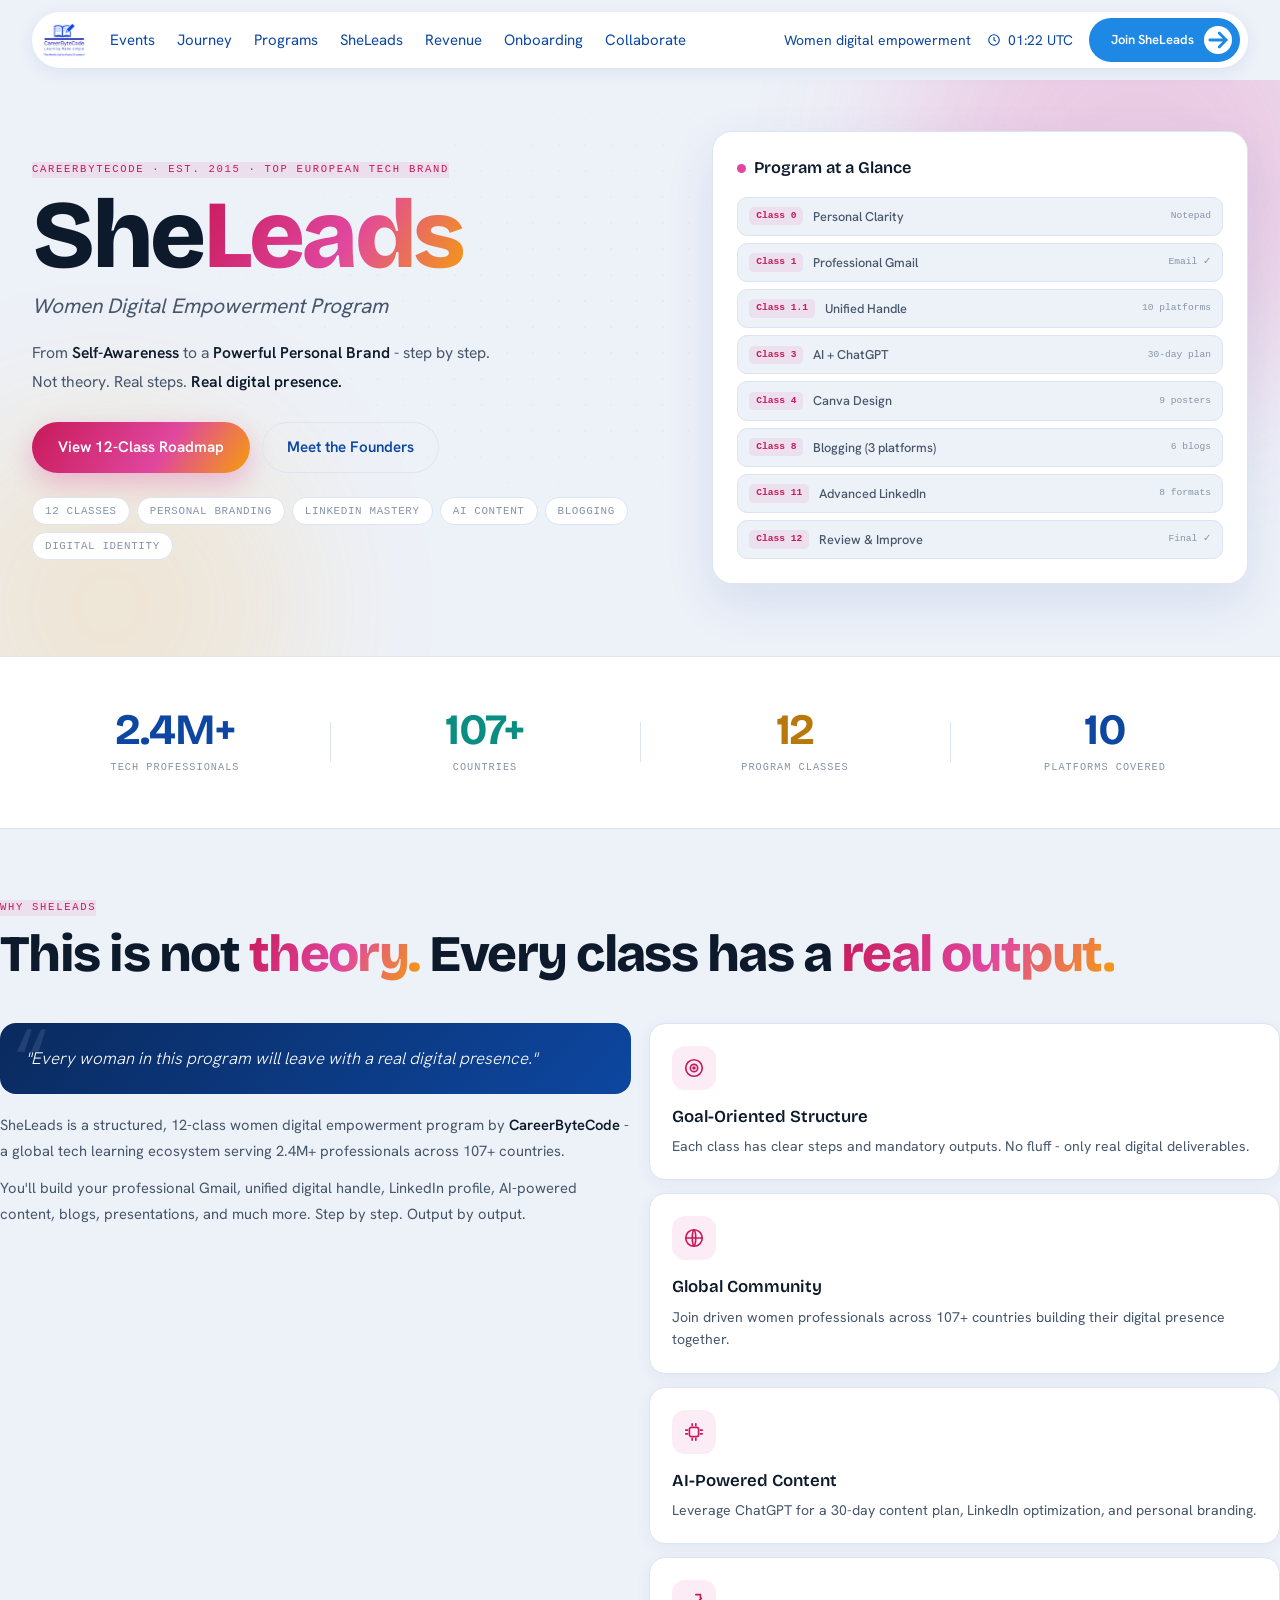
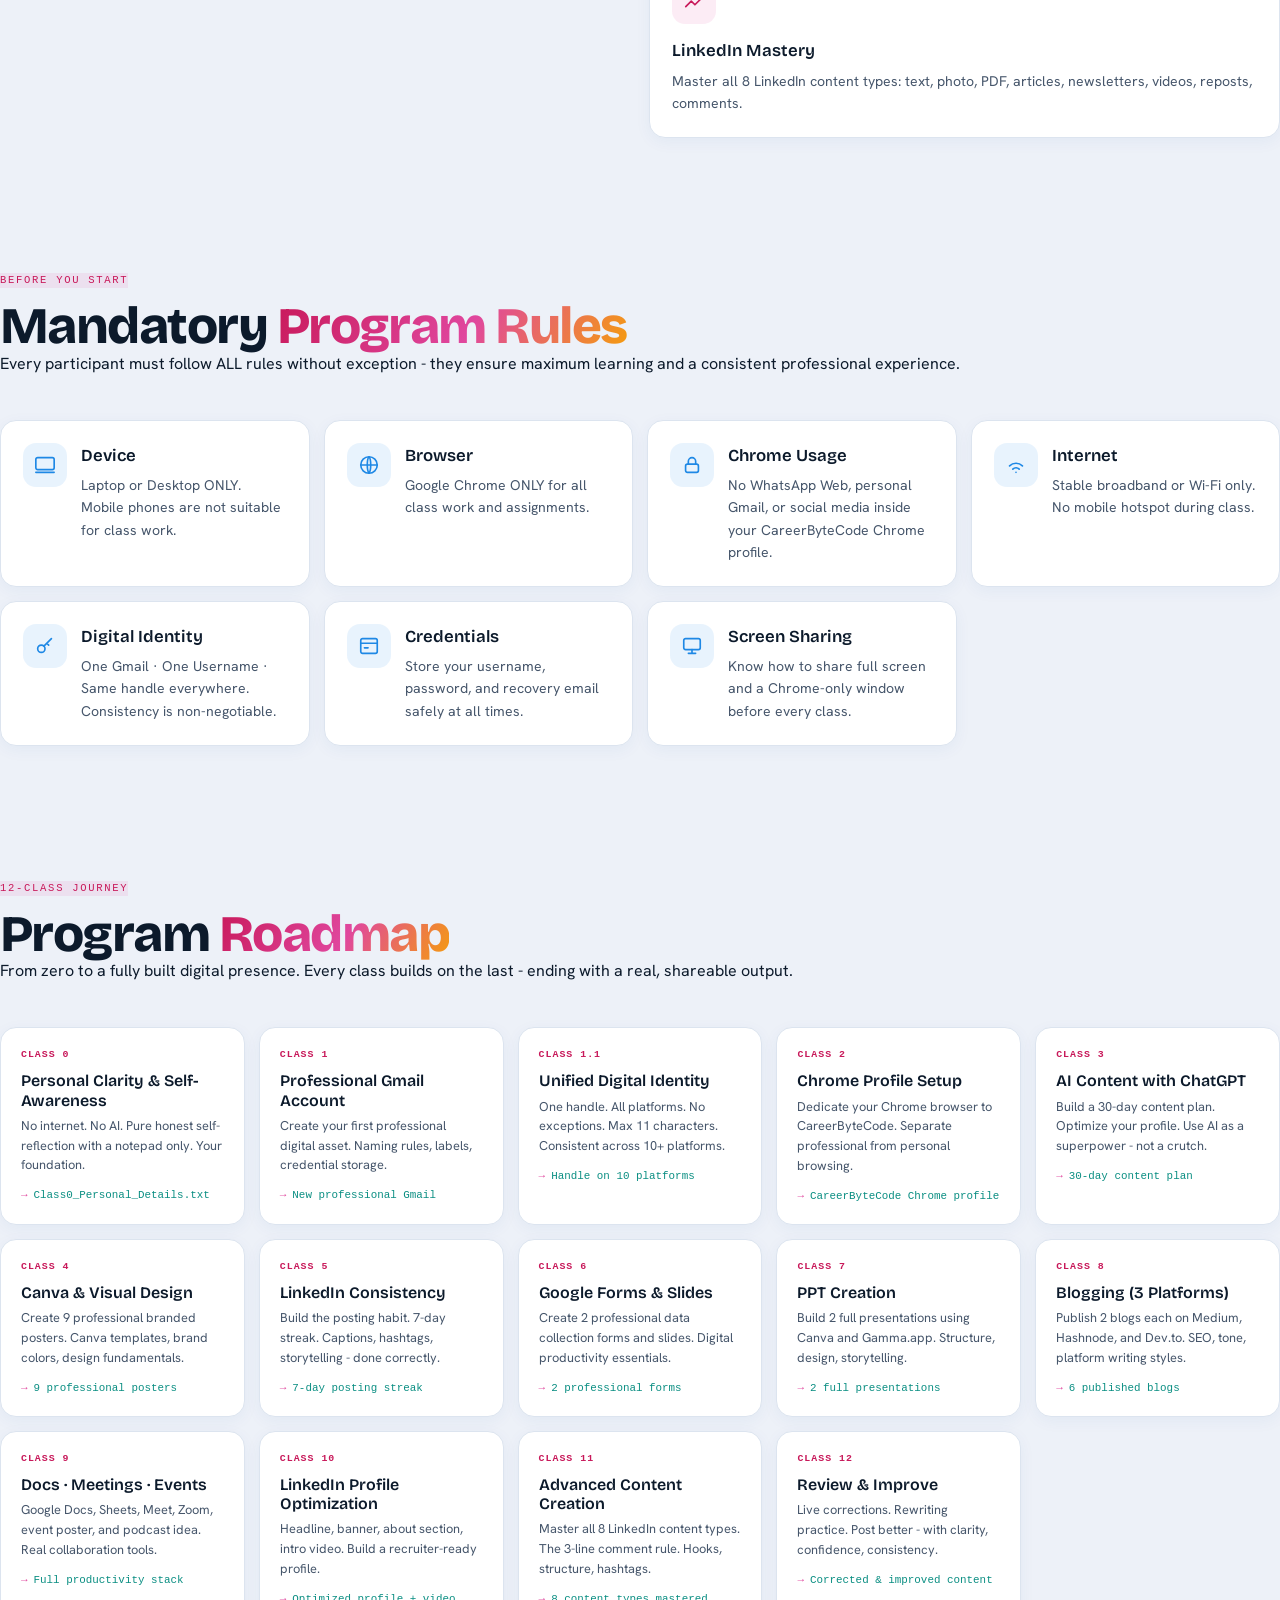
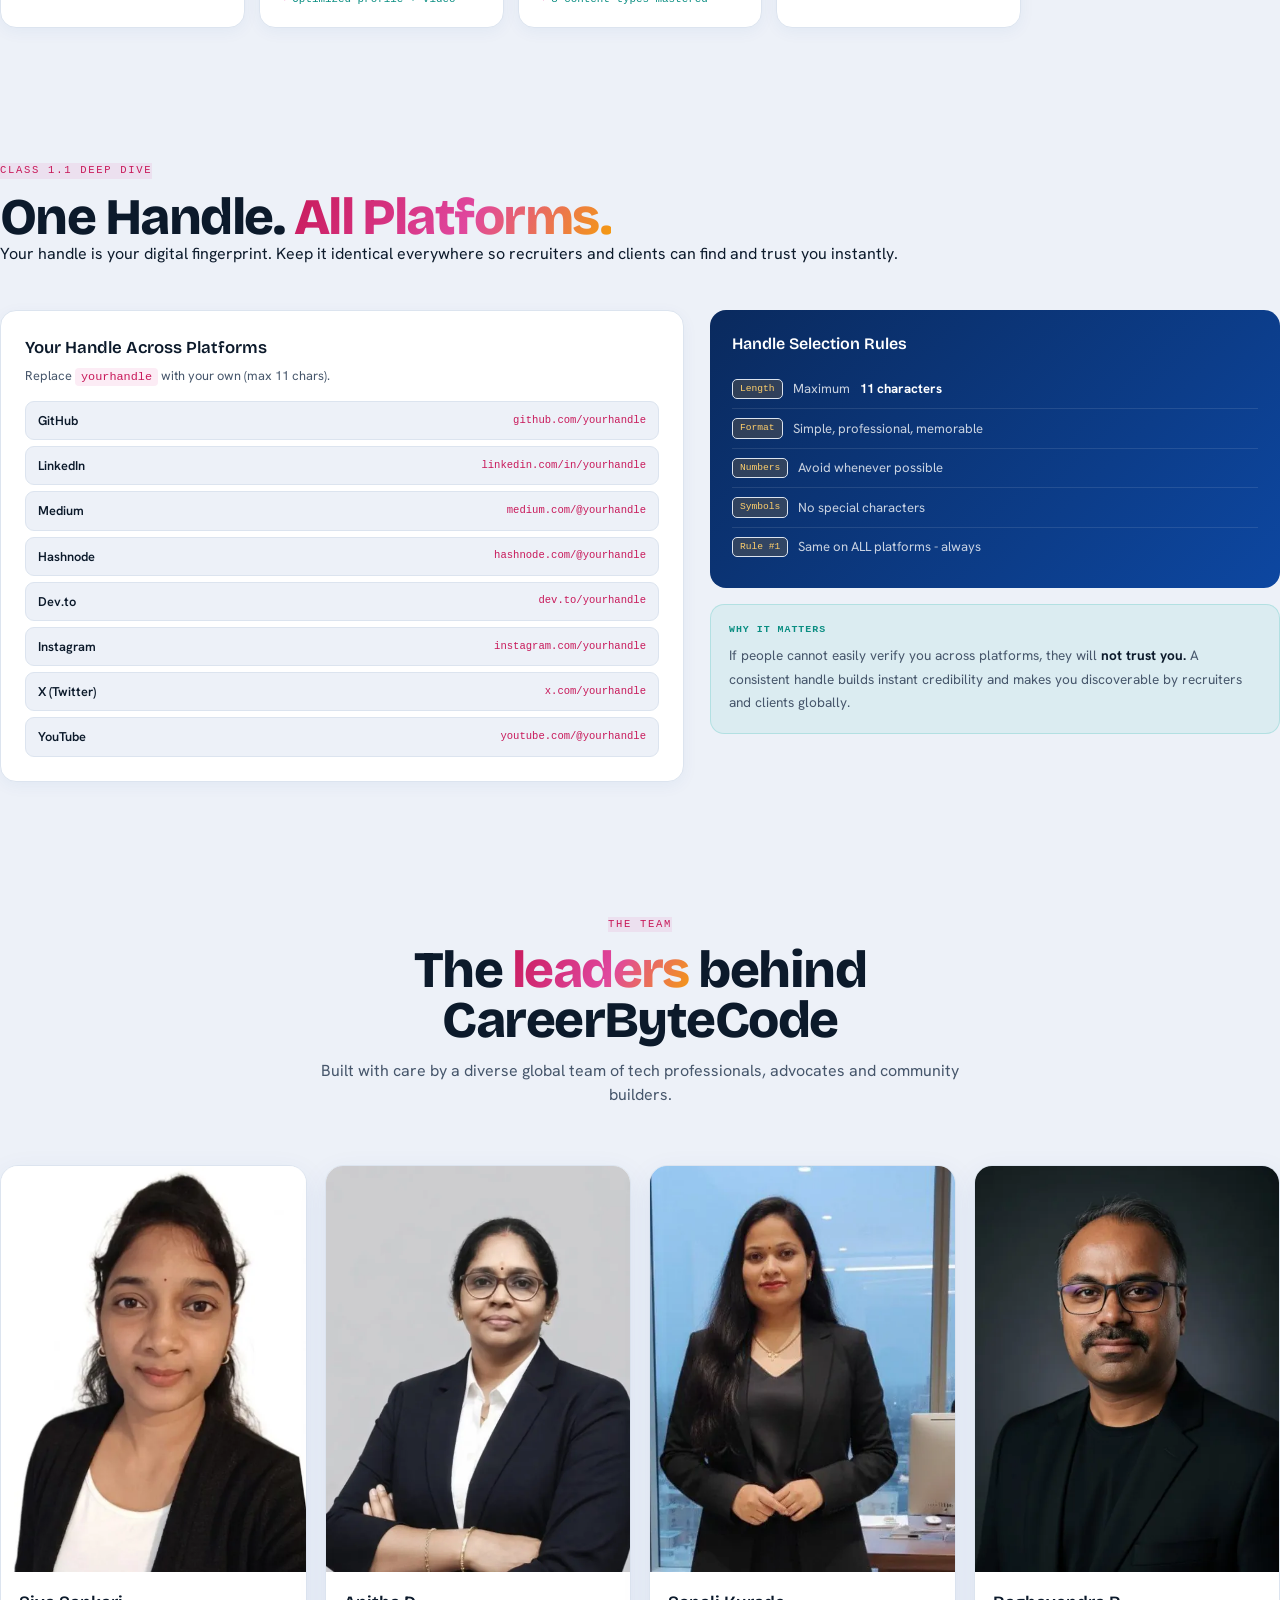
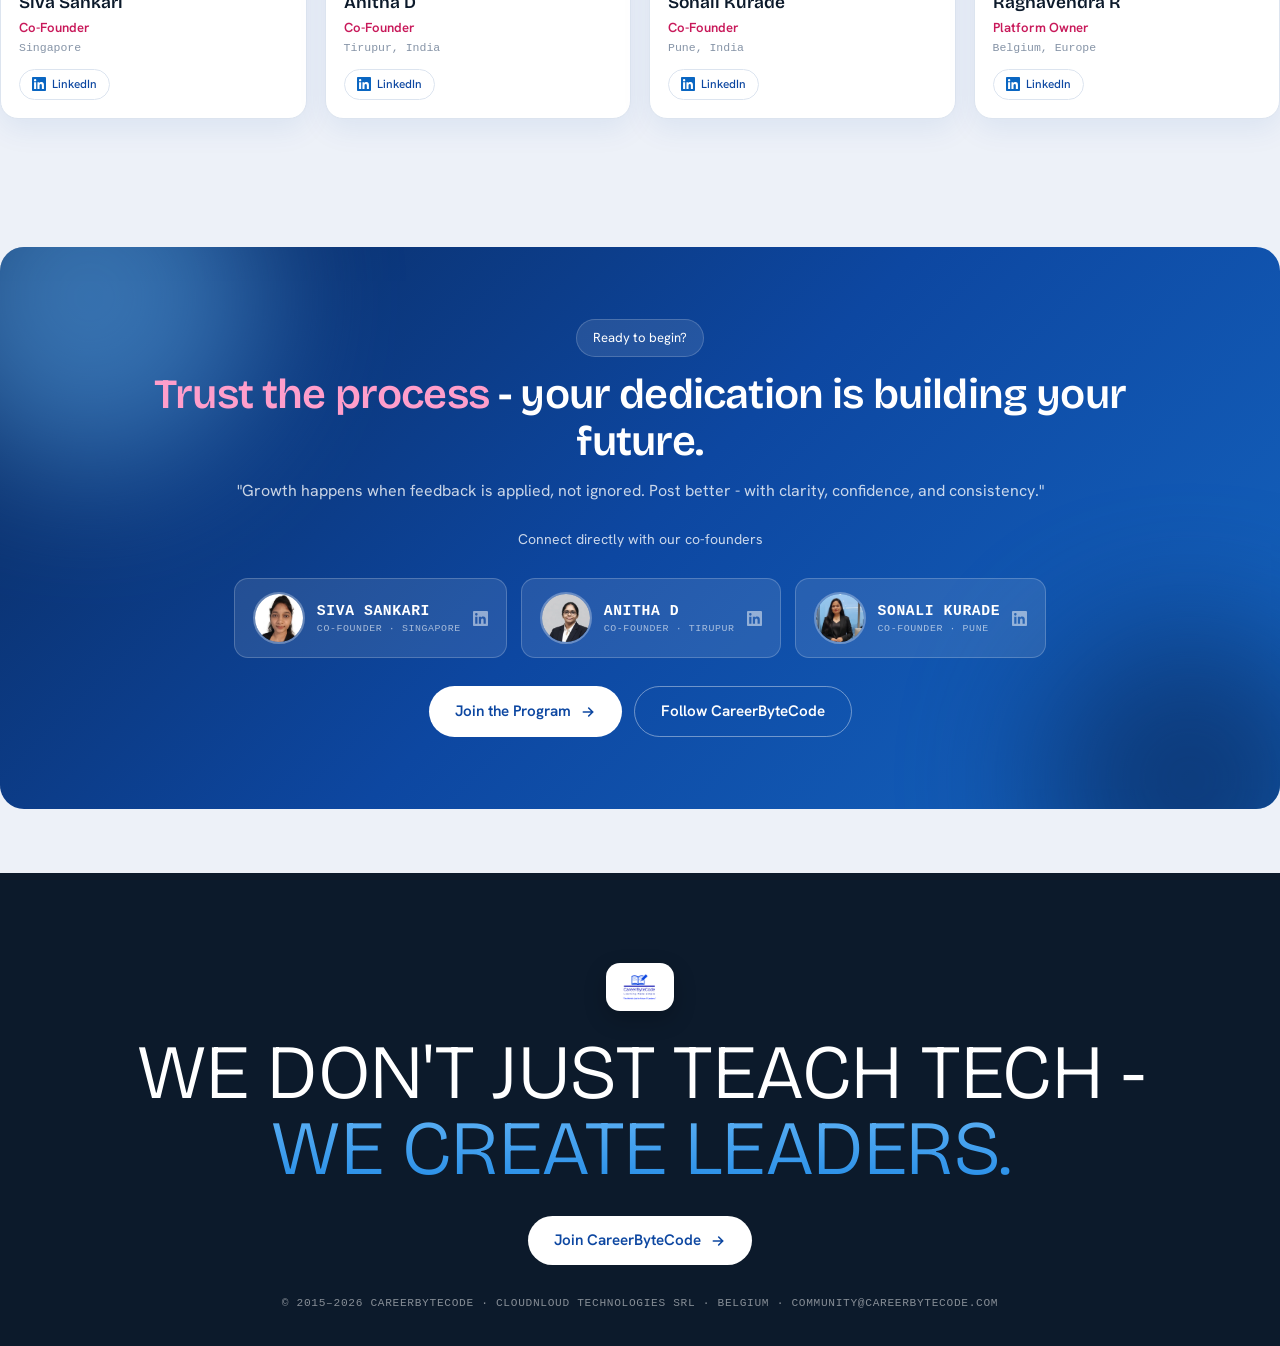
<file: sheleads.html>
<!DOCTYPE html>
<html lang="en">
<head>
<meta charset="UTF-8">
<meta name="viewport" content="width=device-width, initial-scale=1.0">
<meta name="description" content="SheLeads - CareerByteCode Women Digital Empowerment Program. A 12-class journey covering personal branding, LinkedIn mastery, AI content & a unified digital identity.">
<meta property="og:title" content="SheLeads - Women Digital Empowerment Program">
<meta property="og:description" content="12-class women digital empowerment program by CareerByteCode. Personal branding, LinkedIn mastery, AI content & more.">
<meta property="og:type" content="website">
<meta property="og:url" content="https://careerbytecode.github.io/sheleads.html">
<meta property="og:image" content="assets/img/og-image.png">
<meta name="twitter:card" content="summary_large_image">
<meta name="theme-color" content="#EDF1F8">
<link rel="icon" href="assets/img/cbc-logo.png" type="image/png">
<title>SheLeads - CareerByteCode Women Digital Empowerment Program</title>
<link rel="preload" href="assets/fonts/bricolage.woff2" as="font" type="font/woff2" crossorigin>
<link rel="preload" href="assets/fonts/hanken.woff2" as="font" type="font/woff2" crossorigin>
<link rel="stylesheet" href="assets/css/cbc.css">
<style>
/* ===== SheLeads page-specific (rose sub-accent on the v4 blue system) ===== */
:root{--ros:#E0479E;--rosd:#c8195a;--gld:#F59E0B;--rose-wash:rgba(224,71,158,.1)}
.sl-grad{background:linear-gradient(120deg,var(--rosd),var(--ros) 55%,var(--gld));-webkit-background-clip:text;background-clip:text;-webkit-text-fill-color:transparent}
.eye--rose{color:var(--rosd);background:var(--rose-wash)}

/* hero */
.slh{position:relative;overflow:clip;padding:clamp(28px,4vw,52px) 0 clamp(44px,6vw,72px)}
.slh__bg{position:absolute;inset:0;z-index:0;pointer-events:none}
.slh__bg .blob{position:absolute;border-radius:50%;filter:blur(80px);opacity:.22}
.slh__bg .b1{width:480px;height:480px;background:var(--ros);top:-160px;right:-100px}
.slh__bg .b2{width:380px;height:380px;background:var(--gld);bottom:-140px;left:-80px;opacity:.14}
.slh__grid{position:absolute;inset:0;opacity:.5;background-image:radial-gradient(var(--line) 1.1px,transparent 1.2px);background-size:26px 26px;-webkit-mask-image:radial-gradient(ellipse 70% 60% at 50% 40%,#000,transparent 78%);mask-image:radial-gradient(ellipse 70% 60% at 50% 40%,#000,transparent 78%)}
.slh__in{position:relative;z-index:2;display:grid;grid-template-columns:1.08fr .92fr;gap:clamp(28px,4vw,52px);align-items:center}
.slh h1{font-family:var(--fd);font-weight:800;font-size:clamp(3.2rem,8vw,6rem);line-height:.92;letter-spacing:-.035em;color:var(--ink)}
.slh h1 em{font-style:normal}
.slh__sub{font-size:clamp(1rem,1.8vw,1.3rem);color:var(--body);font-style:italic;margin-top:10px}
.slh__desc{font-size:.98rem;color:var(--body);line-height:1.8;max-width:480px;margin:18px 0 26px}
.slh__desc strong{color:var(--ink);font-weight:600}
.slh__btns{display:flex;gap:12px;flex-wrap:wrap;margin-bottom:24px}
.btn-rose{display:inline-flex;align-items:center;gap:9px;border-radius:999px;font-weight:600;font-size:.95rem;padding:13px 26px;color:#fff;background:linear-gradient(123deg,var(--rosd),var(--ros) 60%,var(--gld));box-shadow:0 10px 26px rgba(224,71,158,.32);transition:transform .2s,box-shadow .25s}
.btn-rose:hover{transform:translateY(-2px);box-shadow:0 16px 34px rgba(224,71,158,.42)}
.btn-out{display:inline-flex;align-items:center;gap:9px;border-radius:999px;font-weight:600;font-size:.95rem;padding:13px 24px;color:var(--navy);border:1.5px solid var(--line)}
.btn-out:hover{border-color:var(--ros);color:var(--rosd)}
.slh__pills{display:flex;flex-wrap:wrap;gap:7px}
.slp{font-family:var(--fm);font-size:.68rem;text-transform:uppercase;letter-spacing:.06em;padding:5px 12px;border-radius:999px;border:1px solid var(--line);color:var(--muted);background:#fff}
/* glance card */
.glance{background:#fff;border:1px solid var(--line);border-radius:20px;padding:24px;box-shadow:0 18px 50px rgba(13,71,161,.10)}
.glance__t{font-family:var(--fd);font-weight:600;font-size:1.02rem;color:var(--ink);margin-bottom:16px;display:flex;align-items:center;gap:8px}
.glance__t::before{content:"";width:9px;height:9px;border-radius:50%;background:var(--ros)}
.glist{display:flex;flex-direction:column;gap:7px}
.gitem{display:flex;align-items:center;gap:10px;background:var(--canvas);border:1px solid var(--line);border-radius:10px;padding:9px 11px}
.gnum{font-family:var(--fm);font-size:.6rem;font-weight:600;background:var(--rose-wash);color:var(--rosd);padding:2px 7px;border-radius:5px;white-space:nowrap}
.gtext{font-size:.8rem;color:var(--body);font-weight:500}
.gout{font-family:var(--fm);font-size:.6rem;color:var(--muted);margin-left:auto;white-space:nowrap}
@media(max-width:960px){.slh__in{grid-template-columns:1fr}.glance{max-width:520px}}

/* generic light card (about + rules) */
.slcard{background:#fff;border:1px solid var(--line);border-radius:16px;padding:22px;box-shadow:0 4px 16px rgba(13,71,161,.05);transition:transform .2s,box-shadow .25s}
.slcard:hover{transform:translateY(-3px);box-shadow:0 14px 30px rgba(13,71,161,.1)}
.slcard__ic{width:44px;height:44px;border-radius:13px;display:grid;place-items:center;background:var(--rose-wash);color:var(--rosd);margin-bottom:14px}
.slcard__ic svg{width:22px;height:22px}
.slcard h4{font-family:var(--fd);font-weight:600;font-size:1.05rem;color:var(--ink);margin-bottom:6px}
.slcard p{font-size:.88rem;color:var(--body);line-height:1.6}
.grid-2{display:grid;grid-template-columns:1fr 1fr;gap:18px;align-items:start}
@media(max-width:880px){.grid-2{grid-template-columns:1fr}}

/* quote */
.slquote{position:relative;background:linear-gradient(135deg,#0a2a5e,#0D47A1);border-radius:16px;padding:22px 26px;overflow:hidden;margin-bottom:18px}
.slquote::before{content:"\201C";position:absolute;top:-6px;left:14px;font-size:5rem;color:rgba(255,255,255,.1);line-height:1}
.slquote p{position:relative;font-style:italic;font-size:1.05rem;line-height:1.6;color:#fff;font-weight:300}
.slbody p{font-size:.92rem;color:var(--body);line-height:1.8;margin-bottom:10px}
.slbody strong{color:var(--ink);font-weight:600}
.minis2{display:flex;flex-direction:column;gap:13px}

/* rules grid */
.rules{display:grid;grid-template-columns:repeat(auto-fill,minmax(260px,1fr));gap:14px}
.rule{display:flex;gap:14px;align-items:flex-start}
.rule .slcard__ic{margin:0;flex-shrink:0;background:var(--blue-wash,rgba(30,136,229,.1));color:var(--blue)}

/* roadmap */
.rmap{display:grid;grid-template-columns:repeat(auto-fill,minmax(240px,1fr));gap:14px}
.rcard{position:relative;background:#fff;border:1px solid var(--line);border-radius:16px;padding:20px;overflow:hidden;box-shadow:0 4px 16px rgba(13,71,161,.05);transition:transform .25s,box-shadow .25s,border-color .25s}
.rcard::after{content:"";position:absolute;left:0;bottom:0;height:3px;width:0;background:linear-gradient(90deg,var(--rosd),var(--gld));transition:width .35s}
.rcard:hover{transform:translateY(-4px);box-shadow:0 16px 34px rgba(224,71,158,.14);border-color:var(--ros)}
.rcard:hover::after{width:100%}
.rcard__n{font-family:var(--fm);font-size:.62rem;font-weight:600;letter-spacing:.1em;text-transform:uppercase;color:var(--rosd);margin-bottom:8px;display:block}
.rcard h4{font-family:var(--fd);font-weight:600;font-size:1rem;color:var(--ink);margin-bottom:6px;line-height:1.2}
.rcard p{font-size:.8rem;color:var(--body);line-height:1.55;margin-bottom:12px}
.rcard__o{display:flex;align-items:center;gap:6px;font-family:var(--fm);font-size:.68rem;color:#0a8e82}
.rcard__o::before{content:"\2192";color:var(--ros)}

/* handle / identity */
.hgrid{display:grid;grid-template-columns:1.2fr 1fr;gap:26px;align-items:start}
@media(max-width:960px){.hgrid{grid-template-columns:1fr}}
.hcard{background:#fff;border:1px solid var(--line);border-radius:16px;padding:24px;box-shadow:0 4px 16px rgba(13,71,161,.05)}
.hcard h3{font-family:var(--fd);font-weight:600;font-size:1.05rem;color:var(--ink);margin-bottom:6px}
.hcard .hint{font-size:.8rem;color:var(--body);margin-bottom:14px}
.hcard code{font-family:var(--fm);font-size:.74rem;color:var(--rosd);background:var(--rose-wash);padding:2px 6px;border-radius:4px}
.prows{display:flex;flex-direction:column;gap:6px}
.prow{display:flex;align-items:center;justify-content:space-between;gap:10px;background:var(--canvas);border:1px solid var(--line);border-radius:9px;padding:9px 12px}
.prow b{font-size:.8rem;font-weight:600;color:var(--ink)}
.prow span{font-family:var(--fm);font-size:.66rem;color:var(--rosd)}
@media(max-width:560px){.prow span{display:none}}
.hrules{background:linear-gradient(135deg,#0a2a5e,#0D47A1);border-radius:16px;padding:22px;margin-bottom:16px}
.hrules h3{font-family:var(--fd);font-weight:600;font-size:1rem;color:#fff;margin-bottom:14px}
.hrule{display:flex;align-items:center;gap:10px;padding:9px 0;border-bottom:1px solid rgba(255,255,255,.1);font-size:.82rem;color:rgba(255,255,255,.78)}
.hrule:last-child{border-bottom:none}
.hrule .tag{font-family:var(--fm);font-size:.6rem;background:rgba(245,158,11,.16);color:#ffcf6b;padding:2px 7px;border-radius:5px;white-space:nowrap}
.hrule strong{color:#fff}
.why{background:rgba(15,181,166,.08);border:1px solid rgba(15,181,166,.2);border-radius:14px;padding:18px}
.why span{font-family:var(--fm);font-size:.62rem;letter-spacing:.1em;text-transform:uppercase;color:#0a8e82;font-weight:600;display:block;margin-bottom:6px}
.why p{font-size:.85rem;color:var(--body);line-height:1.75}.why strong{color:var(--ink)}

/* CTA contact cards (on dark band) */
.ccards{display:flex;gap:14px;justify-content:center;flex-wrap:wrap;margin:28px 0}
.ccard{display:flex;align-items:center;gap:12px;background:rgba(255,255,255,.1);border:1px solid rgba(255,255,255,.2);border-radius:14px;padding:13px 18px;text-align:left;transition:transform .2s,background .2s}
.ccard:hover{transform:translateY(-2px);background:rgba(255,255,255,.16)}
.ccard img{width:52px;height:52px;border-radius:50%;object-fit:cover;object-position:top;border:2px solid rgba(255,255,255,.3)}
.ccard b{display:block;font-weight:600;color:#fff;font-size:.92rem}
.ccard span{font-family:var(--fm);font-size:.62rem;color:rgba(255,255,255,.6);text-transform:uppercase;letter-spacing:.06em}
.ccard svg{fill:#fff;opacity:.5;flex-shrink:0}

/* founders rose role */
#founders .person__r{color:var(--rosd)}
</style>
</head>
<body>

<!-- NAV -->
<header class="nav4">
  <div class="wrap">
    <div class="navp">
      <div class="navp__l">
        <a href="index.html" aria-label="CareerByteCode home"><img class="navp__logoimg" src="assets/img/cbc-logo.png" alt="CareerByteCode"></a>
        <nav class="navp__links">
          <a href="events.html">Events</a><a href="journey.html">Journey</a><a href="programs.html">Programs</a><a href="sheleads.html">SheLeads</a><a href="revenue-models.html">Revenue</a><a href="onboarding.html">Onboarding</a><a href="collaborate.html">Collaborate</a>
        </nav>
      </div>
      <div class="navp__r">
        <span class="navp__note">Women digital empowerment</span>
        <span class="navp__clock"><svg viewBox="0 0 24 24" fill="none" stroke="currentColor" stroke-width="2"><circle cx="12" cy="12" r="9"/><path d="M12 7v5l3 2"/></svg><span data-clock>--:--</span></span>
        <a class="btx btx--blue" href="https://www.linkedin.com/in/careerbytecode" target="_blank" rel="noopener noreferrer"><span class="roll"><span class="roll__in"><span>Join SheLeads</span><span>Join SheLeads</span></span></span><span class="btx__c"><svg viewBox="0 0 24 24" fill="none" stroke="currentColor" stroke-width="2.4" stroke-linecap="round"><path d="M5 12h14M13 6l6 6-6 6"/></svg></span></a>
        <button class="navp__menu" type="button" aria-label="Menu"><svg width="18" height="18" viewBox="0 0 24 24" fill="none" stroke="currentColor" stroke-width="2" stroke-linecap="round"><path d="M3 6h18M3 12h18M3 18h18"/></svg></button>
      </div>
    </div>
  </div>
</header>

<main>

<!-- HERO -->
<section class="slh">
  <div class="slh__bg" aria-hidden="true"><div class="slh__grid"></div><div class="blob b1"></div><div class="blob b2"></div></div>
  <div class="wrap slh__in">
    <div>
      <span class="eye eye--rose fx fx-1">CareerByteCode · Est. 2015 · Top European Tech Brand</span>
      <h1 class="fx fx-2">She<em class="sl-grad">Leads</em></h1>
      <p class="slh__sub fx fx-2">Women Digital Empowerment Program</p>
      <p class="slh__desc fx fx-3">From <strong>Self-Awareness</strong> to a <strong>Powerful Personal Brand</strong> - step by step. Not theory. Real steps. <strong>Real digital presence.</strong></p>
      <div class="slh__btns fx fx-4">
        <a class="btn-rose" href="#roadmap">View 12-Class Roadmap</a>
        <a class="btn-out" href="#founders">Meet the Founders</a>
      </div>
      <div class="slh__pills fx fx-5">
        <span class="slp">12 Classes</span><span class="slp">Personal Branding</span><span class="slp">LinkedIn Mastery</span><span class="slp">AI Content</span><span class="slp">Blogging</span><span class="slp">Digital Identity</span>
      </div>
    </div>
    <div class="glance fx fx-5">
      <div class="glance__t">Program at a Glance</div>
      <div class="glist">
        <div class="gitem"><span class="gnum">Class 0</span><span class="gtext">Personal Clarity</span><span class="gout">Notepad</span></div>
        <div class="gitem"><span class="gnum">Class 1</span><span class="gtext">Professional Gmail</span><span class="gout">Email ✓</span></div>
        <div class="gitem"><span class="gnum">Class 1.1</span><span class="gtext">Unified Handle</span><span class="gout">10 platforms</span></div>
        <div class="gitem"><span class="gnum">Class 3</span><span class="gtext">AI + ChatGPT</span><span class="gout">30-day plan</span></div>
        <div class="gitem"><span class="gnum">Class 4</span><span class="gtext">Canva Design</span><span class="gout">9 posters</span></div>
        <div class="gitem"><span class="gnum">Class 8</span><span class="gtext">Blogging (3 platforms)</span><span class="gout">6 blogs</span></div>
        <div class="gitem"><span class="gnum">Class 11</span><span class="gtext">Advanced LinkedIn</span><span class="gout">8 formats</span></div>
        <div class="gitem"><span class="gnum">Class 12</span><span class="gtext">Review &amp; Improve</span><span class="gout">Final ✓</span></div>
      </div>
    </div>
  </div>
</section>

<!-- STATS -->
<section class="stats">
  <div class="stats__in">
    <div class="stat rv"><div class="stat__n" data-count="2.4M+">2.4M+</div><div class="stat__l">Tech Professionals</div></div>
    <div class="stat rv" data-d="1"><div class="stat__n teal" data-count="107+">107+</div><div class="stat__l">Countries</div></div>
    <div class="stat rv" data-d="2"><div class="stat__n gold" data-count="12">12</div><div class="stat__l">Program Classes</div></div>
    <div class="stat rv" data-d="3"><div class="stat__n" data-count="10">10</div><div class="stat__l">Platforms Covered</div></div>
  </div>
</section>

<!-- ABOUT -->
<section class="sec--tight wrap" id="about">
  <div class="shead--left"><span class="eye eye--rose rv">Why SheLeads</span><h2 class="h2v rv" data-d="1">This is not <span class="sl-grad">theory.</span> Every class has a <span class="sl-grad">real output.</span></h2></div>
  <div class="grid-2">
    <div class="rv">
      <div class="slquote"><p>"Every woman in this program will leave with a real digital presence."</p></div>
      <div class="slbody">
        <p>SheLeads is a structured, 12-class women digital empowerment program by <strong>CareerByteCode</strong> - a global tech learning ecosystem serving 2.4M+ professionals across 107+ countries.</p>
        <p>You'll build your professional Gmail, unified digital handle, LinkedIn profile, AI-powered content, blogs, presentations, and much more. Step by step. Output by output.</p>
      </div>
    </div>
    <div class="minis2 rv" data-d="1">
      <div class="slcard"><div class="slcard__ic"><svg viewBox="0 0 24 24" fill="none" stroke="currentColor" stroke-width="1.8" stroke-linecap="round" stroke-linejoin="round"><circle cx="12" cy="12" r="9"/><circle cx="12" cy="12" r="4"/><circle cx="12" cy="12" r="1"/></svg></div><h4>Goal-Oriented Structure</h4><p>Each class has clear steps and mandatory outputs. No fluff - only real digital deliverables.</p></div>
      <div class="slcard"><div class="slcard__ic"><svg viewBox="0 0 24 24" fill="none" stroke="currentColor" stroke-width="1.8"><circle cx="12" cy="12" r="9"/><path d="M3 12h18M12 3c2.5 2.5 2.5 15 0 18M12 3c-2.5 2.5-2.5 15 0 18"/></svg></div><h4>Global Community</h4><p>Join driven women professionals across 107+ countries building their digital presence together.</p></div>
      <div class="slcard"><div class="slcard__ic"><svg viewBox="0 0 24 24" fill="none" stroke="currentColor" stroke-width="1.8" stroke-linecap="round" stroke-linejoin="round"><rect x="7" y="7" width="10" height="10" rx="2"/><path d="M10 3v2M14 3v2M10 19v2M14 19v2M3 10h2M3 14h2M19 10h2M19 14h2"/></svg></div><h4>AI-Powered Content</h4><p>Leverage ChatGPT for a 30-day content plan, LinkedIn optimization, and personal branding.</p></div>
      <div class="slcard"><div class="slcard__ic"><svg viewBox="0 0 24 24" fill="none" stroke="currentColor" stroke-width="1.8" stroke-linecap="round" stroke-linejoin="round"><path d="M3 17l6-6 4 4 7-7M14 4h5v5"/></svg></div><h4>LinkedIn Mastery</h4><p>Master all 8 LinkedIn content types: text, photo, PDF, articles, newsletters, videos, reposts, comments.</p></div>
    </div>
  </div>
</section>

<!-- RULES -->
<section class="sec--tight wrap" id="rules">
  <div class="shead--left"><span class="eye eye--rose rv">Before You Start</span><h2 class="h2v rv" data-d="1">Mandatory <span class="sl-grad">Program Rules</span></h2><p class="rv" data-d="2">Every participant must follow ALL rules without exception - they ensure maximum learning and a consistent professional experience.</p></div>
  <div class="rules">
    <div class="slcard rule rv"><div class="slcard__ic"><svg viewBox="0 0 24 24" fill="none" stroke="currentColor" stroke-width="1.8" stroke-linecap="round" stroke-linejoin="round"><rect x="2" y="4" width="20" height="13" rx="2"/><path d="M2 20h20"/></svg></div><div><h4>Device</h4><p>Laptop or Desktop ONLY. Mobile phones are not suitable for class work.</p></div></div>
    <div class="slcard rule rv"><div class="slcard__ic"><svg viewBox="0 0 24 24" fill="none" stroke="currentColor" stroke-width="1.8"><circle cx="12" cy="12" r="9"/><path d="M3 12h18M12 3c2.5 2.5 2.5 15 0 18M12 3c-2.5 2.5-2.5 15 0 18"/></svg></div><div><h4>Browser</h4><p>Google Chrome ONLY for all class work and assignments.</p></div></div>
    <div class="slcard rule rv"><div class="slcard__ic"><svg viewBox="0 0 24 24" fill="none" stroke="currentColor" stroke-width="1.8" stroke-linecap="round" stroke-linejoin="round"><rect x="5" y="11" width="14" height="9" rx="2"/><path d="M8 11V8a4 4 0 0 1 8 0v3"/></svg></div><div><h4>Chrome Usage</h4><p>No WhatsApp Web, personal Gmail, or social media inside your CareerByteCode Chrome profile.</p></div></div>
    <div class="slcard rule rv"><div class="slcard__ic"><svg viewBox="0 0 24 24" fill="none" stroke="currentColor" stroke-width="1.8" stroke-linecap="round" stroke-linejoin="round"><path d="M5 13a10 10 0 0 1 14 0M8.5 16.5a5 5 0 0 1 7 0M12 20h0"/></svg></div><div><h4>Internet</h4><p>Stable broadband or Wi-Fi only. No mobile hotspot during class.</p></div></div>
    <div class="slcard rule rv"><div class="slcard__ic"><svg viewBox="0 0 24 24" fill="none" stroke="currentColor" stroke-width="1.8" stroke-linecap="round" stroke-linejoin="round"><circle cx="8" cy="15" r="4"/><path d="M10.8 12.2 19 4M16 7l3-3M14 9l2 2"/></svg></div><div><h4>Digital Identity</h4><p>One Gmail · One Username · Same handle everywhere. Consistency is non-negotiable.</p></div></div>
    <div class="slcard rule rv"><div class="slcard__ic"><svg viewBox="0 0 24 24" fill="none" stroke="currentColor" stroke-width="1.8" stroke-linecap="round" stroke-linejoin="round"><rect x="3" y="4" width="18" height="16" rx="2"/><path d="M3 9h18M7 14h4"/></svg></div><div><h4>Credentials</h4><p>Store your username, password, and recovery email safely at all times.</p></div></div>
    <div class="slcard rule rv"><div class="slcard__ic"><svg viewBox="0 0 24 24" fill="none" stroke="currentColor" stroke-width="1.8" stroke-linecap="round" stroke-linejoin="round"><rect x="3" y="4" width="18" height="12" rx="2"/><path d="M8 20h8M12 16v4"/></svg></div><div><h4>Screen Sharing</h4><p>Know how to share full screen and a Chrome-only window before every class.</p></div></div>
  </div>
</section>

<!-- ROADMAP -->
<section class="sec--tight wrap" id="roadmap">
  <div class="shead--left"><span class="eye eye--rose rv">12-Class Journey</span><h2 class="h2v rv" data-d="1">Program <span class="sl-grad">Roadmap</span></h2><p class="rv" data-d="2">From zero to a fully built digital presence. Every class builds on the last - ending with a real, shareable output.</p></div>
  <div class="rmap">
    <div class="rcard rv"><span class="rcard__n">Class 0</span><h4>Personal Clarity &amp; Self-Awareness</h4><p>No internet. No AI. Pure honest self-reflection with a notepad only. Your foundation.</p><div class="rcard__o">Class0_Personal_Details.txt</div></div>
    <div class="rcard rv"><span class="rcard__n">Class 1</span><h4>Professional Gmail Account</h4><p>Create your first professional digital asset. Naming rules, labels, credential storage.</p><div class="rcard__o">New professional Gmail</div></div>
    <div class="rcard rv"><span class="rcard__n">Class 1.1</span><h4>Unified Digital Identity</h4><p>One handle. All platforms. No exceptions. Max 11 characters. Consistent across 10+ platforms.</p><div class="rcard__o">Handle on 10 platforms</div></div>
    <div class="rcard rv"><span class="rcard__n">Class 2</span><h4>Chrome Profile Setup</h4><p>Dedicate your Chrome browser to CareerByteCode. Separate professional from personal browsing.</p><div class="rcard__o">CareerByteCode Chrome profile</div></div>
    <div class="rcard rv"><span class="rcard__n">Class 3</span><h4>AI Content with ChatGPT</h4><p>Build a 30-day content plan. Optimize your profile. Use AI as a superpower - not a crutch.</p><div class="rcard__o">30-day content plan</div></div>
    <div class="rcard rv"><span class="rcard__n">Class 4</span><h4>Canva &amp; Visual Design</h4><p>Create 9 professional branded posters. Canva templates, brand colors, design fundamentals.</p><div class="rcard__o">9 professional posters</div></div>
    <div class="rcard rv"><span class="rcard__n">Class 5</span><h4>LinkedIn Consistency</h4><p>Build the posting habit. 7-day streak. Captions, hashtags, storytelling - done correctly.</p><div class="rcard__o">7-day posting streak</div></div>
    <div class="rcard rv"><span class="rcard__n">Class 6</span><h4>Google Forms &amp; Slides</h4><p>Create 2 professional data collection forms and slides. Digital productivity essentials.</p><div class="rcard__o">2 professional forms</div></div>
    <div class="rcard rv"><span class="rcard__n">Class 7</span><h4>PPT Creation</h4><p>Build 2 full presentations using Canva and Gamma.app. Structure, design, storytelling.</p><div class="rcard__o">2 full presentations</div></div>
    <div class="rcard rv"><span class="rcard__n">Class 8</span><h4>Blogging (3 Platforms)</h4><p>Publish 2 blogs each on Medium, Hashnode, and Dev.to. SEO, tone, platform writing styles.</p><div class="rcard__o">6 published blogs</div></div>
    <div class="rcard rv"><span class="rcard__n">Class 9</span><h4>Docs · Meetings · Events</h4><p>Google Docs, Sheets, Meet, Zoom, event poster, and podcast idea. Real collaboration tools.</p><div class="rcard__o">Full productivity stack</div></div>
    <div class="rcard rv"><span class="rcard__n">Class 10</span><h4>LinkedIn Profile Optimization</h4><p>Headline, banner, about section, intro video. Build a recruiter-ready profile.</p><div class="rcard__o">Optimized profile + video</div></div>
    <div class="rcard rv"><span class="rcard__n">Class 11</span><h4>Advanced Content Creation</h4><p>Master all 8 LinkedIn content types. The 3-line comment rule. Hooks, structure, hashtags.</p><div class="rcard__o">8 content types mastered</div></div>
    <div class="rcard rv"><span class="rcard__n">Class 12</span><h4>Review &amp; Improve</h4><p>Live corrections. Rewriting practice. Post better - with clarity, confidence, consistency.</p><div class="rcard__o">Corrected &amp; improved content</div></div>
  </div>
</section>

<!-- HANDLE / IDENTITY -->
<section class="sec--tight wrap" id="identity">
  <div class="shead--left"><span class="eye eye--rose rv">Class 1.1 Deep Dive</span><h2 class="h2v rv" data-d="1">One Handle. <span class="sl-grad">All Platforms.</span></h2><p class="rv" data-d="2">Your handle is your digital fingerprint. Keep it identical everywhere so recruiters and clients can find and trust you instantly.</p></div>
  <div class="hgrid">
    <div class="hcard rv">
      <h3>Your Handle Across Platforms</h3>
      <p class="hint">Replace <code>yourhandle</code> with your own (max 11 chars).</p>
      <div class="prows">
        <div class="prow"><b>GitHub</b><span>github.com/yourhandle</span></div>
        <div class="prow"><b>LinkedIn</b><span>linkedin.com/in/yourhandle</span></div>
        <div class="prow"><b>Medium</b><span>medium.com/@yourhandle</span></div>
        <div class="prow"><b>Hashnode</b><span>hashnode.com/@yourhandle</span></div>
        <div class="prow"><b>Dev.to</b><span>dev.to/yourhandle</span></div>
        <div class="prow"><b>Instagram</b><span>instagram.com/yourhandle</span></div>
        <div class="prow"><b>X (Twitter)</b><span>x.com/yourhandle</span></div>
        <div class="prow"><b>YouTube</b><span>youtube.com/@yourhandle</span></div>
      </div>
    </div>
    <div class="rv" data-d="1">
      <div class="hrules">
        <h3>Handle Selection Rules</h3>
        <div class="hrule"><span class="tag">Length</span> Maximum <strong>11 characters</strong></div>
        <div class="hrule"><span class="tag">Format</span> Simple, professional, memorable</div>
        <div class="hrule"><span class="tag">Numbers</span> Avoid whenever possible</div>
        <div class="hrule"><span class="tag">Symbols</span> No special characters</div>
        <div class="hrule"><span class="tag">Rule #1</span> Same on ALL platforms - always</div>
      </div>
      <div class="why">
        <span>Why it matters</span>
        <p>If people cannot easily verify you across platforms, they will <strong>not trust you.</strong> A consistent handle builds instant credibility and makes you discoverable by recruiters and clients globally.</p>
      </div>
    </div>
  </div>
</section>

<!-- FOUNDERS -->
<section class="sec--tight wrap" id="founders">
  <div class="shead"><span class="eye eye--rose rv">The Team</span><h2 class="h2v rv" data-d="1">The <span class="sl-grad">leaders</span> behind CareerByteCode</h2><p class="rv" data-d="2">Built with care by a diverse global team of tech professionals, advocates and community builders.</p></div>
  <div class="lead__grid">
    <article class="person rv"><picture><source srcset="assets/img/siva-sankari.webp" type="image/webp"><img src="assets/img/siva-sankari.jpg" alt="Siva Sankari"></picture><div class="person__b"><div class="person__n">Siva Sankari</div><div class="person__r">Co-Founder</div><div class="person__l">Singapore</div><a class="person__li" href="https://www.linkedin.com/in/learnwithsankari/" target="_blank" rel="noopener noreferrer"><svg viewBox="0 0 24 24"><path d="M20.45 20.45h-3.55v-5.57c0-1.33-.02-3.04-1.85-3.04-1.85 0-2.14 1.45-2.14 2.94v5.67H9.35V9h3.41v1.56h.05c.48-.9 1.64-1.85 3.37-1.85 3.6 0 4.27 2.37 4.27 5.46zM5.34 7.43a2.06 2.06 0 1 1 0-4.12 2.06 2.06 0 0 1 0 4.12zM7.12 20.45H3.56V9h3.56zM22.22 0H1.77C.79 0 0 .77 0 1.73v20.54C0 23.23.79 24 1.77 24h20.45c.98 0 1.78-.77 1.78-1.73V1.73C24 .77 23.2 0 22.22 0z"/></svg> LinkedIn</a></div></article>
    <article class="person rv" data-d="1"><picture><source srcset="assets/img/anitha-d.webp" type="image/webp"><img src="assets/img/anitha-d.jpg" alt="Anitha D"></picture><div class="person__b"><div class="person__n">Anitha D</div><div class="person__r">Co-Founder</div><div class="person__l">Tirupur, India</div><a class="person__li" href="https://www.linkedin.com/in/anidigitalhub/" target="_blank" rel="noopener noreferrer"><svg viewBox="0 0 24 24"><path d="M20.45 20.45h-3.55v-5.57c0-1.33-.02-3.04-1.85-3.04-1.85 0-2.14 1.45-2.14 2.94v5.67H9.35V9h3.41v1.56h.05c.48-.9 1.64-1.85 3.37-1.85 3.6 0 4.27 2.37 4.27 5.46zM5.34 7.43a2.06 2.06 0 1 1 0-4.12 2.06 2.06 0 0 1 0 4.12zM7.12 20.45H3.56V9h3.56zM22.22 0H1.77C.79 0 0 .77 0 1.73v20.54C0 23.23.79 24 1.77 24h20.45c.98 0 1.78-.77 1.78-1.73V1.73C24 .77 23.2 0 22.22 0z"/></svg> LinkedIn</a></div></article>
    <article class="person rv" data-d="2"><picture><source srcset="assets/img/sonali-kurade.webp" type="image/webp"><img src="assets/img/sonali-kurade.jpg" alt="Sonali Kurade"></picture><div class="person__b"><div class="person__n">Sonali Kurade</div><div class="person__r">Co-Founder</div><div class="person__l">Pune, India</div><a class="person__li" href="https://www.linkedin.com/in/techopsbysonali/" target="_blank" rel="noopener noreferrer"><svg viewBox="0 0 24 24"><path d="M20.45 20.45h-3.55v-5.57c0-1.33-.02-3.04-1.85-3.04-1.85 0-2.14 1.45-2.14 2.94v5.67H9.35V9h3.41v1.56h.05c.48-.9 1.64-1.85 3.37-1.85 3.6 0 4.27 2.37 4.27 5.46zM5.34 7.43a2.06 2.06 0 1 1 0-4.12 2.06 2.06 0 0 1 0 4.12zM7.12 20.45H3.56V9h3.56zM22.22 0H1.77C.79 0 0 .77 0 1.73v20.54C0 23.23.79 24 1.77 24h20.45c.98 0 1.78-.77 1.78-1.73V1.73C24 .77 23.2 0 22.22 0z"/></svg> LinkedIn</a></div></article>
    <article class="person rv" data-d="3"><picture><source srcset="assets/img/raghavendra-r.webp" type="image/webp"><img src="assets/img/raghavendra-r.jpg" alt="Raghavendra R"></picture><div class="person__b"><div class="person__n">Raghavendra R</div><div class="person__r">Platform Owner</div><div class="person__l">Belgium, Europe</div><a class="person__li" href="https://www.linkedin.com/in/architectraghu/" target="_blank" rel="noopener noreferrer"><svg viewBox="0 0 24 24"><path d="M20.45 20.45h-3.55v-5.57c0-1.33-.02-3.04-1.85-3.04-1.85 0-2.14 1.45-2.14 2.94v5.67H9.35V9h3.41v1.56h.05c.48-.9 1.64-1.85 3.37-1.85 3.6 0 4.27 2.37 4.27 5.46zM5.34 7.43a2.06 2.06 0 1 1 0-4.12 2.06 2.06 0 0 1 0 4.12zM7.12 20.45H3.56V9h3.56zM22.22 0H1.77C.79 0 0 .77 0 1.73v20.54C0 23.23.79 24 1.77 24h20.45c.98 0 1.78-.77 1.78-1.73V1.73C24 .77 23.2 0 22.22 0z"/></svg> LinkedIn</a></div></article>
  </div>
</section>

<!-- CTA -->
<section class="sec--tight wrap">
  <div class="band band--rose rv">
    <div class="band__orb band__orb--1"></div><div class="band__orb band__orb--2"></div>
    <div class="band__in band__in--wide">
      <span class="chip" style="margin-bottom:14px;display:inline-block">Ready to begin?</span>
      <h2><span class="band__hl">Trust the process</span> - your dedication is building your future.</h2>
      <p>"Growth happens when feedback is applied, not ignored. Post better - with clarity, confidence, and consistency."</p>
      <p class="cta-label" style="margin-top:24px">Connect directly with our co-founders</p>
      <div class="ccards">
        <a class="ccard" href="https://www.linkedin.com/in/learnwithsankari/" target="_blank" rel="noopener noreferrer"><picture><source srcset="assets/img/siva-sankari.webp" type="image/webp"><img src="assets/img/siva-sankari.jpg" alt="Siva Sankari"></picture><span><b>Siva Sankari</b><span>Co-Founder · Singapore</span></span><svg width="15" height="15" viewBox="0 0 24 24"><path d="M20.45 20.45h-3.55v-5.57c0-1.33-.02-3.04-1.85-3.04-1.85 0-2.14 1.45-2.14 2.94v5.67H9.35V9h3.41v1.56h.05c.48-.9 1.64-1.85 3.37-1.85 3.6 0 4.27 2.37 4.27 5.46zM5.34 7.43a2.06 2.06 0 1 1 0-4.12 2.06 2.06 0 0 1 0 4.12zM7.12 20.45H3.56V9h3.56zM22.22 0H1.77C.79 0 0 .77 0 1.73v20.54C0 23.23.79 24 1.77 24h20.45c.98 0 1.78-.77 1.78-1.73V1.73C24 .77 23.2 0 22.22 0z"/></svg></a>
        <a class="ccard" href="https://www.linkedin.com/in/anidigitalhub/" target="_blank" rel="noopener noreferrer"><picture><source srcset="assets/img/anitha-d.webp" type="image/webp"><img src="assets/img/anitha-d.jpg" alt="Anitha D"></picture><span><b>Anitha D</b><span>Co-Founder · Tirupur</span></span><svg width="15" height="15" viewBox="0 0 24 24"><path d="M20.45 20.45h-3.55v-5.57c0-1.33-.02-3.04-1.85-3.04-1.85 0-2.14 1.45-2.14 2.94v5.67H9.35V9h3.41v1.56h.05c.48-.9 1.64-1.85 3.37-1.85 3.6 0 4.27 2.37 4.27 5.46zM5.34 7.43a2.06 2.06 0 1 1 0-4.12 2.06 2.06 0 0 1 0 4.12zM7.12 20.45H3.56V9h3.56zM22.22 0H1.77C.79 0 0 .77 0 1.73v20.54C0 23.23.79 24 1.77 24h20.45c.98 0 1.78-.77 1.78-1.73V1.73C24 .77 23.2 0 22.22 0z"/></svg></a>
        <a class="ccard" href="https://www.linkedin.com/in/techopsbysonali/" target="_blank" rel="noopener noreferrer"><picture><source srcset="assets/img/sonali-kurade.webp" type="image/webp"><img src="assets/img/sonali-kurade.jpg" alt="Sonali Kurade"></picture><span><b>Sonali Kurade</b><span>Co-Founder · Pune</span></span><svg width="15" height="15" viewBox="0 0 24 24"><path d="M20.45 20.45h-3.55v-5.57c0-1.33-.02-3.04-1.85-3.04-1.85 0-2.14 1.45-2.14 2.94v5.67H9.35V9h3.41v1.56h.05c.48-.9 1.64-1.85 3.37-1.85 3.6 0 4.27 2.37 4.27 5.46zM5.34 7.43a2.06 2.06 0 1 1 0-4.12 2.06 2.06 0 0 1 0 4.12zM7.12 20.45H3.56V9h3.56zM22.22 0H1.77C.79 0 0 .77 0 1.73v20.54C0 23.23.79 24 1.77 24h20.45c.98 0 1.78-.77 1.78-1.73V1.73C24 .77 23.2 0 22.22 0z"/></svg></a>
      </div>
      <div class="hero__actions" style="justify-content:center;display:flex;gap:12px;flex-wrap:wrap">
        <a class="wbtn" href="https://github.com/careerbytecode/woman-empowerment" target="_blank" rel="noopener noreferrer">Join the Program <svg viewBox="0 0 24 24" fill="none" stroke="currentColor" stroke-width="2.4" stroke-linecap="round"><path d="M5 12h14M13 6l6 6-6 6"/></svg></a>
        <a class="wbtn wbtn--ghost" href="https://www.linkedin.com/company/careerbytecode" target="_blank" rel="noopener noreferrer">Follow CareerByteCode</a>
      </div>
    </div>
  </div>
</section>

</main>

<!-- FOOTER -->
<footer class="foot4">
  <div class="wrap">
    <img class="foot4__logo" src="assets/img/cbc-logo.png" alt="CareerByteCode">
    <div class="foot4__big">We don't just teach tech -<br><em>we create leaders.</em></div>
    <a class="wbtn" href="https://www.linkedin.com/in/careerbytecode" target="_blank" rel="noopener noreferrer">Join CareerByteCode <svg viewBox="0 0 24 24" fill="none" stroke="currentColor" stroke-width="2.4" stroke-linecap="round"><path d="M5 12h14M13 6l6 6-6 6"/></svg></a>
    <div class="foot4__copy">© 2015–2026 CareerByteCode · Cloudnloud Technologies SRL · Belgium · community@careerbytecode.com</div>
  </div>
</footer>

<!-- mobile sheet -->
<div class="sheet">
  <div class="sheet__bg"></div>
  <div class="sheet__p">
    <span class="navp__clock"><svg viewBox="0 0 24 24" fill="none" stroke="currentColor" stroke-width="2"><circle cx="12" cy="12" r="9"/><path d="M12 7v5l3 2"/></svg><span data-clock>--:--</span></span>
    <nav class="sheet__links"><a href="events.html">Events</a><a href="journey.html">Journey</a><a href="programs.html">Programs</a><a href="sheleads.html">SheLeads</a><a href="revenue-models.html">Revenue</a><a href="onboarding.html">Onboarding</a><a href="collaborate.html">Collaborate</a></nav>
    <a class="btx btx--blue" href="https://www.linkedin.com/in/careerbytecode" target="_blank" rel="noopener noreferrer" data-sheet-close><span class="roll"><span class="roll__in"><span>Join SheLeads</span><span>Join SheLeads</span></span></span><span class="btx__c"><svg viewBox="0 0 24 24" fill="none" stroke="currentColor" stroke-width="2.4" stroke-linecap="round"><path d="M5 12h14M13 6l6 6-6 6"/></svg></span></a>
  </div>
</div>

<button class="btt" aria-label="Back to top"><svg viewBox="0 0 24 24" fill="none" stroke="currentColor" stroke-width="2.4" stroke-linecap="round" stroke-linejoin="round"><path d="M12 19V5M5 12l7-7 7 7"/></svg></button>
<script src="assets/js/cbc.js" defer></script>
</body>
</html>
</file>
<file: assets/css/cbc.css>
/* ============================================================
   CareerByteCode — v4 (merged): bento hero + v2 spine + v3 polish
   Light + blue, crisp, own assets. No shader. Lightweight vanilla.
   ============================================================ */
@font-face{font-family:"Bricolage";src:url("../fonts/bricolage.woff2") format("woff2");font-weight:200 800;font-style:normal;font-display:swap}
@font-face{font-family:"Hanken";src:url("../fonts/hanken.woff2") format("woff2");font-weight:100 900;font-style:normal;font-display:swap}
:root{
  --canvas:#EDF1F8;--surface:#fff;--ink:#0C1A2B;--navy:#0D47A1;--blue:#1E88E5;--sky:#64B5F6;
  --body:#46566B;--muted:#8694A7;--g900:#111722;--g600:#5b6675;--line:#DCE4EF;--silver:#C6CDD8;
  --gold:#F59E0B;--teal:#0FB5A6;
  --fd:"Bricolage",ui-sans-serif,system-ui,sans-serif;--fb:"Hanken",ui-sans-serif,system-ui,sans-serif;--fm:ui-monospace,"JetBrains Mono",Menlo,monospace;
  --ease:cubic-bezier(.25,.1,.25,1);
}
*,*::before,*::after{margin:0;padding:0;box-sizing:border-box}
html,body{background:var(--canvas);color:var(--ink)}
body{font-family:var(--fb);line-height:1.5;-webkit-font-smoothing:antialiased;overflow-x:clip}
img{display:block;max-width:100%}a{color:inherit;text-decoration:none}::selection{background:var(--blue);color:#fff}
.wrap{max-width:1320px;margin:0 auto;padding:0 clamp(16px,3vw,32px)}

/* ---- buttons + text-roll (v3) ---- */
.btx{display:inline-flex;align-items:center;gap:10px;border-radius:999px;font-size:13px;font-weight:600;cursor:pointer;border:none;transition:background .3s var(--ease),transform .2s}
.btx--blue{background:var(--blue);color:#fff;padding:8px 8px 8px 22px}
.btx--blue:hover{background:#1577cf}
.btx--dark{background:var(--g900);color:#fff;padding:8px 8px 8px 20px}
.btx--dark:hover{background:#26303f}
.btx--ghost{background:transparent;color:var(--navy);border:1.5px solid var(--line);padding:8px 8px 8px 20px}
.btx--ghost:hover{border-color:var(--blue);color:var(--blue)}
.btx:active{transform:scale(.97)}
.roll{height:20px;overflow:hidden;display:inline-block}
.roll__in{display:flex;flex-direction:column;transition:transform .5s var(--ease)}
.roll__in span{height:20px;line-height:20px;white-space:nowrap}
.btx:hover .roll__in{transform:translateY(-50%)}
.btx__c{width:28px;height:28px;border-radius:999px;background:#fff;display:grid;place-items:center;flex-shrink:0;transition:transform .5s var(--ease)}
.btx--blue .btx__c svg,.btx--dark .btx__c svg{color:var(--blue)}
.btx--ghost .btx__c{background:var(--blue);color:#fff}
.btx:hover .btx__c{transform:rotate(-45deg)}

/* ---- pill nav (v3) ---- */
.nav4{position:sticky;top:0;z-index:40;padding:12px 0}
.navp{display:flex;align-items:center;justify-content:space-between;background:#fff;border-radius:999px;padding:6px;box-shadow:0 4px 18px rgba(13,71,161,.08)}
.navp__l{display:flex;align-items:center;gap:22px;padding-left:4px}
.navp__logo{width:40px;height:40px;border-radius:999px;background:var(--g900);color:#fff;display:grid;place-items:center;font-family:var(--fd);font-weight:700;font-size:12px;flex-shrink:0}
.navp__links{display:flex;gap:22px}
.navp__links a{font-size:15px;color:var(--navy);transition:color .3s}
.navp__links a:hover{color:var(--blue)}
.navp__links a.active{color:var(--navy);font-weight:600}
.navp__r{display:flex;align-items:center;gap:16px;padding-right:2px}
.navp__note{font-size:14px;color:var(--navy)}
.navp__clock{display:flex;align-items:center;gap:7px;font-size:14px;color:var(--navy)}
.navp__clock svg{width:14px;height:14px}
.navp__menu{display:none;width:42px;height:42px;border-radius:999px;background:var(--g900);color:#fff;place-items:center}
@media(max-width:1023px){.navp__note{display:none}}
@media(max-width:820px){.navp__links,.navp__r .btx,.navp__clock{display:none}.navp__menu{display:grid}}

/* ============================================================
   BENTO HERO (new)
   ============================================================ */
.bento{display:grid;gap:14px;grid-template-columns:repeat(4,1fr);grid-auto-rows:minmax(118px,auto);margin-top:8px;padding-bottom:18px;
  grid-template-areas:"head head faces faces" "head head stats prog" "join join brand prog";}
.tile{background:var(--surface);border:1px solid var(--line);border-radius:22px;padding:24px;box-shadow:0 6px 22px rgba(13,71,161,.06);position:relative;overflow:hidden}
.tile--head{grid-area:head;display:flex;flex-direction:column;justify-content:space-between;gap:20px}
.tile--faces{grid-area:faces}
.tile--stats{grid-area:stats}
.tile--prog{grid-area:prog}
.tile--join{grid-area:join}
.tile--brand{grid-area:brand}
.t-label{font-family:var(--fm);font-size:.66rem;letter-spacing:.14em;text-transform:uppercase;color:var(--blue)}
.t-head{font-family:var(--fd);font-weight:800;text-transform:uppercase;letter-spacing:-.035em;line-height:.92;color:var(--ink);font-size:clamp(2rem,4.6vw,4.2rem)}
.t-head .pop{background:linear-gradient(180deg,#1E88E5,#64B5F6);-webkit-background-clip:text;background-clip:text;-webkit-text-fill-color:transparent}
.tile--head .btx{align-self:flex-start}

/* faces tile */
.faces{display:flex;align-items:center;height:100%}
.faces__row{display:flex;margin-right:14px}
.faces__row img{width:54px;height:54px;border-radius:50%;object-fit:cover;object-position:top;border:3px solid #fff;margin-left:-14px;box-shadow:0 4px 12px rgba(13,71,161,.15)}
.faces__row img:first-child{margin-left:0}
.faces__cap b{display:block;font-family:var(--fd);font-weight:600;color:var(--ink);font-size:1.05rem}
.faces__cap span{font-family:var(--fm);font-size:.68rem;text-transform:uppercase;letter-spacing:.08em;color:var(--muted)}

/* stats tile (navy) */
.tile--stats{background:linear-gradient(150deg,#0a2a5e,#0D47A1);border-color:transparent;color:#fff;display:flex;flex-direction:column;justify-content:center}
.tile--stats .num{font-family:var(--fd);font-weight:700;font-size:clamp(2rem,3.6vw,2.8rem);line-height:1;letter-spacing:-.03em}
.tile--stats .lbl{font-family:var(--fm);font-size:.66rem;text-transform:uppercase;letter-spacing:.1em;color:rgba(255,255,255,.7);margin-top:8px}

/* program tile (blue gradient, tall) */
.tile--prog{background:linear-gradient(160deg,#11324f,#0e5aa8 60%,#2f86d6);border-color:transparent;color:#fff;display:flex;flex-direction:column;justify-content:space-between;gap:16px}
.tile--prog .cat{font-family:var(--fm);font-size:.64rem;text-transform:uppercase;letter-spacing:.14em;color:var(--sky)}
.tile--prog .name{font-family:var(--fd);font-weight:700;font-size:clamp(1.3rem,2.4vw,1.9rem);line-height:.95;letter-spacing:-.02em;margin-top:6px}
.tile--prog .rows{font-family:var(--fm);font-size:.72rem;color:rgba(255,255,255,.75);line-height:1.9}
.tile--prog .ex{align-self:flex-start;display:inline-flex;align-items:center;gap:8px;font-family:var(--fm);font-size:.66rem;text-transform:uppercase;letter-spacing:.12em;color:#fff;border:1.5px solid rgba(255,255,255,.4);border-radius:999px;padding:9px 16px;transition:background .2s}
.tile--prog .ex:hover{background:rgba(255,255,255,.14)}

/* join tile (accent) */
.tile--join{background:linear-gradient(120deg,#0D47A1,#1E88E5);border-color:transparent;color:#fff;display:flex;align-items:center;justify-content:space-between;gap:16px;flex-wrap:wrap}
.tile--join b{font-family:var(--fd);font-weight:600;font-size:clamp(1.1rem,2vw,1.5rem);letter-spacing:-.02em}
.tile--join .btx--blue{background:#fff;color:var(--navy)}
.tile--join .btx--blue .btx__c{background:var(--blue)}.tile--join .btx--blue .btx__c svg{color:#fff}

/* brand tile (mono) */
.tile--brand{display:flex;flex-direction:column;justify-content:center;gap:6px}
.tile--brand .mk{width:34px;height:34px;border-radius:9px;background:linear-gradient(135deg,var(--navy),var(--blue));color:#fff;display:grid;place-items:center;font-family:var(--fd);font-weight:700;margin-bottom:6px}
.tile--brand p{font-family:var(--fm);font-size:.68rem;line-height:1.7;text-transform:uppercase;letter-spacing:.06em;color:var(--muted)}
.tile--brand p b{color:var(--navy)}

@media(max-width:900px){
  .bento{grid-template-columns:repeat(2,1fr);grid-template-areas:"head head" "faces faces" "stats prog" "join prog" "brand brand"}
}
@media(max-width:560px){
  .bento{grid-template-columns:1fr;grid-template-areas:"head" "faces" "stats" "prog" "join" "brand"}
  .tile{border-radius:18px;padding:20px}
}

/* ============================================================
   MARQUEE (v2)
   ============================================================ */
.mq{padding:clamp(50px,8vw,90px) 0 40px;overflow:clip}
.mq__eye{text-align:center;font-family:var(--fm);font-size:.66rem;letter-spacing:.18em;text-transform:uppercase;color:var(--blue);margin-bottom:26px}
.mq__row{display:flex;gap:14px;width:max-content;will-change:transform}
.mqset{display:flex;gap:14px;flex-shrink:0}
.mq__row--a{animation:mqA 38s linear infinite}
.mq__row--b{animation:mqB 44s linear infinite;margin-top:14px}
@keyframes mqA{from{transform:translateX(0)}to{transform:translateX(-33.333%)}}
@keyframes mqB{from{transform:translateX(-33.333%)}to{transform:translateX(0)}}
.tile2{display:flex;align-items:center;gap:12px;flex-shrink:0;padding:16px 24px;border-radius:14px;background:var(--surface);border:1px solid var(--line);box-shadow:0 4px 14px rgba(13,71,161,.05)}
.tile2 svg{width:22px;height:22px;color:var(--blue);flex-shrink:0}
.tile2 b{font-family:var(--fd);font-weight:600;font-size:1rem;color:var(--ink);white-space:nowrap}
.tile2 span{font-family:var(--fm);font-size:.62rem;text-transform:uppercase;letter-spacing:.08em;color:var(--muted)}
.tile2--dark{background:var(--ink);border-color:#16263b}.tile2--dark b{color:#fff}.tile2--dark svg{color:var(--sky)}

/* ============================================================
   ABOUT (v3 layout + v2 word reveal)
   ============================================================ */
.about4{background:#fff;padding:clamp(60px,8vw,120px) 0;overflow:hidden}
.brow{display:flex;align-items:center;gap:12px;margin-bottom:clamp(22px,3vw,30px)}
.bnum{width:28px;height:28px;border-radius:999px;background:var(--g900);color:#fff;display:grid;place-items:center;font-size:12px;font-weight:600;flex-shrink:0}
.bpill{font-size:13px;font-weight:500;border:1px solid var(--line);border-radius:999px;padding:6px 16px}
.about4__h{font-family:var(--fd);font-weight:500;letter-spacing:-.02em;line-height:1.12;font-size:clamp(1.5rem,4vw,3rem);margin-bottom:clamp(36px,5vw,72px)}
.about4__grid{display:grid;grid-template-columns:26% 1fr 46%;align-items:end;gap:26px}
.about4__img{border-radius:18px;overflow:hidden;background:var(--canvas)}
.about4__img img{width:100%;height:100%;object-fit:cover;object-position:top}
.about4__sm{aspect-ratio:4/5}.about4__lg{aspect-ratio:4/3}
.about4__img img{object-position:center 20%}
.about4__mid{align-self:start;display:flex;flex-direction:column;align-items:flex-start;gap:24px}
.about4__p{font-size:17px;line-height:1.65;font-weight:500}
.v2w{color:#c2ccd8;transition:color .15s ease}.v2w.lit{color:var(--ink)}
@media(max-width:1023px){.about4__grid{grid-template-columns:1fr}.about4__mid{order:-1}.about4__imgs{display:flex;gap:18px}.about4__sm{flex:0 0 45%}.about4__lg{flex:1}}
@media(max-width:560px){.about4__imgs{flex-direction:column}}

/* ============================================================
   PILLARS (v2 numbered list)
   ============================================================ */
.serv{background:#fff;padding:clamp(40px,6vw,80px) 0 clamp(60px,9vw,120px)}
.serv__h{text-align:center;font-family:var(--fd);font-weight:800;text-transform:uppercase;letter-spacing:-.03em;line-height:.85;font-size:clamp(3rem,11vw,140px);margin-bottom:clamp(36px,6vw,80px)}
.serv__list{max-width:980px;margin:0 auto}
.serv__item{display:flex;gap:clamp(16px,4vw,48px);align-items:flex-start;padding:clamp(24px,4vw,44px) 0;border-top:1px solid rgba(12,26,43,.14)}
.serv__item:last-child{border-bottom:1px solid rgba(12,26,43,.14)}
.serv__num{font-family:var(--fd);font-weight:800;line-height:.8;font-size:clamp(2.2rem,7vw,110px);flex-shrink:0}
.serv__name{font-family:var(--fd);font-weight:600;text-transform:uppercase;font-size:clamp(1rem,2.2vw,1.9rem);letter-spacing:-.01em}
.serv__desc{font-weight:300;line-height:1.6;opacity:.58;max-width:640px;margin-top:10px;font-size:clamp(.85rem,1.6vw,1.15rem)}

/* ============================================================
   PROGRAMS (v2 sticky stack + v3 hover-expand button)
   ============================================================ */
.proj{background:var(--canvas);padding:clamp(40px,5vw,70px) 0 clamp(70px,10vw,120px)}
.proj__h{text-align:center;font-family:var(--fd);font-weight:800;text-transform:uppercase;letter-spacing:-.03em;line-height:.85;font-size:clamp(3rem,11vw,140px);margin-bottom:clamp(20px,4vw,46px)}
.proj__h .pop{background:linear-gradient(180deg,#0D47A1,#1E88E5);-webkit-background-clip:text;background-clip:text;-webkit-text-fill-color:transparent}
.proj__stack{max-width:1040px;margin:0 auto}
.proj__slot{height:80vh}
.pcard{position:sticky;top:92px;border-radius:clamp(26px,3vw,40px);color:#fff;padding:clamp(20px,3vw,38px);background:linear-gradient(135deg,#0a2a5e,#0D47A1 55%,#1565c0);border:1px solid rgba(255,255,255,.12);box-shadow:0 30px 60px rgba(13,71,161,.28)}
.pcard__top{display:flex;align-items:center;gap:clamp(14px,2.4vw,26px);flex-wrap:wrap}
.pcard__num{font-family:var(--fd);font-weight:800;line-height:.8;font-size:clamp(2.2rem,6vw,76px);opacity:.92}
.pcard__cat{font-family:var(--fm);font-size:.64rem;text-transform:uppercase;letter-spacing:.14em;color:var(--sky)}
.pcard__name{font-family:var(--fd);font-weight:600;font-size:clamp(1.3rem,3vw,2.3rem);letter-spacing:-.02em}
/* hover-expand button (v3) */
.pexp{margin-left:auto;height:40px;width:40px;border-radius:999px;display:flex;align-items:center;overflow:hidden;transition:width .3s ease-in-out;background:#fff}
.pcard:hover .pexp{width:168px}
.pexp .ic{width:40px;height:40px;display:grid;place-items:center;flex-shrink:0}
.pexp svg{width:15px;height:15px;color:var(--navy);transform:rotate(-45deg);transition:transform .3s ease-in-out}
.pcard:hover .pexp svg{transform:none}
.pexp b{font-size:13px;font-weight:600;color:var(--navy);white-space:nowrap;opacity:0;transition:opacity .2s ease .1s}
.pcard:hover .pexp b{opacity:1}
.pcard__body{display:grid;grid-template-columns:1fr 1fr;gap:clamp(14px,2vw,24px);margin-top:clamp(20px,3vw,30px)}
.pcard__lead{font-weight:300;line-height:1.6;color:rgba(255,255,255,.82);font-size:clamp(.95rem,1.5vw,1.1rem)}
.pcard__tags{display:flex;flex-wrap:wrap;gap:8px;margin-top:14px}
.pcard__tags span{font-family:var(--fm);font-size:.64rem;padding:5px 12px;border-radius:999px;background:rgba(255,255,255,.1);border:1px solid rgba(255,255,255,.18)}
.ppanel{background:rgba(255,255,255,.06);border:1px solid rgba(255,255,255,.12);border-radius:16px;padding:18px}
.ppanel__row{display:flex;justify-content:space-between;padding:9px 0;border-top:1px solid rgba(255,255,255,.1);font-family:var(--fm);font-size:.72rem}
.ppanel__row:first-child{border-top:none}.ppanel__row span{color:rgba(255,255,255,.6)}.ppanel__row b{font-weight:600}.ppanel__row b.hot{color:#ffcf6b}
@media(max-width:680px){.pcard__body{grid-template-columns:1fr}.pexp{margin-left:0}}

/* ============================================================
   LEADERS (v2 big photos)
   ============================================================ */
.lead{padding:clamp(60px,9vw,120px) 0}
.lead__h{text-align:center;font-family:var(--fd);font-weight:800;text-transform:uppercase;letter-spacing:-.03em;line-height:.85;font-size:clamp(3rem,11vw,140px);margin-bottom:clamp(40px,6vw,68px)}
.lead__grid{display:grid;grid-template-columns:repeat(4,1fr);gap:18px}
.person{background:#fff;border:1px solid var(--line);border-radius:18px;overflow:hidden;box-shadow:0 10px 30px rgba(13,71,161,.08);transition:transform .25s,box-shadow .25s}
.person:hover{transform:translateY(-5px);box-shadow:0 20px 44px rgba(13,71,161,.14)}
.person img{width:100%;aspect-ratio:3/4;object-fit:cover;object-position:top;background:#eef2f7}
.person__b{padding:18px}
.person__n{font-family:var(--fd);font-weight:600;color:var(--ink);font-size:1.08rem}
.person__r{color:var(--blue);font-weight:600;font-size:.82rem;margin-top:2px}
.person__l{font-family:var(--fm);font-size:.72rem;color:var(--muted);margin-top:2px}
@media(max-width:900px){.lead__grid{grid-template-columns:repeat(2,1fr)}}
@media(max-width:520px){.lead__grid{grid-template-columns:1fr;max-width:340px;margin:0 auto}}

/* footer */
.foot4{background:var(--ink);color:#fff;padding:clamp(50px,7vw,90px) 0 40px;text-align:center}
.foot4__big{font-family:var(--fd);font-weight:300;text-transform:uppercase;letter-spacing:-.02em;line-height:1;font-size:clamp(2rem,7vw,4.8rem);margin-bottom:28px}
.foot4__big em{font-style:normal;background:linear-gradient(180deg,#64B5F6,#1E88E5);-webkit-background-clip:text;background-clip:text;-webkit-text-fill-color:transparent}
.foot4__copy{font-family:var(--fm);font-size:.7rem;color:rgba(255,255,255,.5);letter-spacing:.06em;text-transform:uppercase;margin-top:30px}

/* mobile sheet */
.sheet{position:fixed;inset:0;z-index:50;display:none}.sheet.open{display:block}
.sheet__bg{position:absolute;inset:0;background:rgba(0,0,0,.55)}
.sheet__p{position:absolute;left:12px;right:12px;bottom:12px;background:#fff;border-radius:18px;padding:24px;transform:translateY(115%);transition:transform .5s cubic-bezier(.32,.72,0,1)}
.sheet.open .sheet__p{transform:none}
.sheet__links{display:flex;flex-direction:column;gap:6px;margin:18px 0}.sheet__links a{font-size:26px;font-weight:500;color:var(--ink)}

/* reveal */
.rv{opacity:0;transform:translateY(28px);transition:opacity .7s var(--ease),transform .7s var(--ease)}
.rv.in{opacity:1;transform:none}
.rv[data-d="1"]{transition-delay:.08s}.rv[data-d="2"]{transition-delay:.16s}.rv[data-d="3"]{transition-delay:.24s}
.fx{opacity:0;transform:translateY(22px);animation:fxin .8s var(--ease) forwards}
.fx-1{animation-delay:.05s}.fx-2{animation-delay:.16s}.fx-3{animation-delay:.27s}.fx-4{animation-delay:.38s}.fx-5{animation-delay:.5s}.fx-6{animation-delay:.6s}
@keyframes fxin{to{opacity:1;transform:none}}

/* ============================================================
   FULL-CONTENT SECTIONS
   ============================================================ */
.sec{padding:clamp(50px,7vw,100px) 0}
.sec--tight{padding:clamp(40px,5vw,72px) 0}
.shead{text-align:center;max-width:700px;margin:0 auto clamp(34px,5vw,58px)}
.shead--left{text-align:left;max-width:none;margin-bottom:clamp(28px,4vw,44px)}
.eye{display:inline-block;font-family:var(--fm);font-size:.66rem;letter-spacing:.16em;text-transform:uppercase;color:var(--blue);margin-bottom:14px}
.h2v{font-family:var(--fd);font-weight:800;letter-spacing:-.03em;line-height:.96;font-size:clamp(1.9rem,4.6vw,3.2rem);color:var(--ink)}
.h2v .pop{background:linear-gradient(180deg,#0D47A1,#1E88E5);-webkit-background-clip:text;background-clip:text;-webkit-text-fill-color:transparent}
.shead p{margin-top:14px;color:var(--body)}

/* stats strip */
.stats{background:#fff;border-top:1px solid var(--line);border-bottom:1px solid var(--line)}
.stats__in{display:grid;grid-template-columns:repeat(4,1fr);gap:24px;padding:clamp(34px,5vw,52px) clamp(16px,3vw,32px);max-width:1320px;margin:0 auto}
.stat{text-align:center;position:relative}
.stat+.stat::before{content:"";position:absolute;left:-12px;top:50%;transform:translateY(-50%);width:1px;height:40px;background:var(--line)}
.stat__n{font-family:var(--fd);font-weight:700;font-size:clamp(1.7rem,3.4vw,2.7rem);color:var(--navy);letter-spacing:-.03em;line-height:1}
.stat__n.gold{color:#b8780a}.stat__n.teal{color:#0a8e82}
.stat__l{font-family:var(--fm);font-size:.64rem;text-transform:uppercase;letter-spacing:.1em;color:var(--muted);margin-top:8px}
@media(max-width:620px){.stats__in{grid-template-columns:repeat(2,1fr);gap:32px}.stat:nth-child(odd)::before{display:none}}

/* mission minis */
.mins{display:flex;flex-direction:column;gap:12px}
.min{display:flex;align-items:center;gap:14px;background:#fff;border:1px solid var(--line);border-radius:14px;padding:15px 18px;font-weight:500;color:var(--ink);box-shadow:0 2px 8px rgba(13,71,161,.04)}
.min svg{width:22px;height:22px;color:var(--blue);flex-shrink:0}

/* tags + badges */
.tags{display:flex;flex-wrap:wrap;gap:6px}
.tag{font-family:var(--fm);font-size:.68rem;padding:4px 11px;border-radius:999px;background:var(--canvas);border:1px solid var(--line);color:var(--navy)}
.tag--rose{background:rgba(224,71,158,.1);color:#c8195a;border-color:transparent}
.badge{display:inline-flex;align-items:center;justify-content:center;min-width:24px;padding:3px 9px;border-radius:999px;font-family:var(--fm);font-size:.72rem;font-weight:600;background:rgba(30,136,229,.1);color:var(--blue)}
.badge--green{background:rgba(15,181,166,.12);color:#0a8e82}.badge--purple{background:rgba(139,92,246,.12);color:#7c3aed}.badge--gold{background:rgba(245,158,11,.14);color:#b8780a}

/* tech ledger */
.tech{background:#fff;border:1px solid var(--line);border-radius:16px;overflow:hidden}
.tech__row{display:flex;gap:16px;align-items:baseline;padding:14px 22px;border-bottom:1px solid var(--line)}
.tech__row:last-child{border-bottom:none}
.tech__cat{min-width:150px;font-family:var(--fm);font-size:.76rem;text-transform:uppercase;letter-spacing:.02em;color:var(--ink);font-weight:600}
@media(max-width:560px){.tech__row{flex-direction:column;gap:8px}.tech__cat{min-width:auto}}

/* mentors accordions */
.acc{border:1px solid rgba(13,71,161,.16);border-radius:14px;background:#E7EFFB;margin-bottom:12px;overflow:hidden;box-shadow:0 1px 3px rgba(13,71,161,.06);transition:box-shadow .25s}
.acc.open{box-shadow:0 14px 32px rgba(13,71,161,.16)}
.acc__head{display:flex;align-items:center;justify-content:space-between;gap:12px;width:100%;padding:17px 22px;cursor:pointer;text-align:left;background:transparent;transition:background .2s}
.acc__head:hover{background:rgba(13,71,161,.05)}
.acc__head>span:first-child{display:flex;align-items:center;gap:10px;font-family:var(--fd);font-weight:600;font-size:1.02rem;color:var(--navy)}
.acc__chev{width:18px;height:18px;color:var(--navy);transition:transform .25s}
.acc.open .acc__chev{transform:rotate(180deg)}
.acc.open>.acc__head{background:linear-gradient(135deg,#0a2a5e,#0D47A1 60%,#1565c0)}
.acc.open>.acc__head:hover{background:linear-gradient(135deg,#0a2a5e,#0D47A1 60%,#1565c0)}
.acc.open>.acc__head>span:first-child{color:#fff}
.acc.open>.acc__head .acc__chev{color:#fff}
.acc.open>.acc__head .badge{background:rgba(255,255,255,.22);color:#fff}
.acc__body{display:none;padding:18px 22px 22px;background:#fff}.acc.open .acc__body{display:block}
.mentors{display:grid;grid-template-columns:repeat(auto-fill,minmax(185px,1fr));gap:12px}
.m-card{display:flex;flex-direction:column;align-items:center;text-align:center;gap:4px;padding:18px 14px;border:1px solid var(--line);border-radius:12px;background:var(--surface);box-shadow:0 1px 3px rgba(13,71,161,.05);transition:transform .2s,box-shadow .25s,border-color .25s}
.m-card:hover{transform:translateY(-3px);box-shadow:0 10px 24px rgba(13,71,161,.14);border-color:var(--blue)}
.m-card__av{width:44px;height:44px;border-radius:50%;display:grid;place-items:center;font-family:var(--fd);font-weight:600;font-size:.84rem;background:linear-gradient(135deg,var(--navy),var(--blue));color:#fff;margin-bottom:4px;box-shadow:0 4px 10px rgba(13,71,161,.2)}
.m-card__n{font-weight:560;font-size:.9rem;color:var(--ink)}.m-card__r{font-size:.74rem;color:var(--muted)}

/* CTA bands */
.band{position:relative;overflow:hidden;border-radius:24px;padding:clamp(40px,6vw,72px) clamp(20px,4vw,48px);text-align:center;color:#fff;background:linear-gradient(135deg,#0a2a5e,#0D47A1 50%,#1565c0)}
.band__orb{position:absolute;border-radius:50%;filter:blur(70px);opacity:.5;pointer-events:none}
.band__orb--1{width:340px;height:340px;background:var(--sky);top:-120px;left:-80px}
.band__orb--2{width:300px;height:300px;background:#0a2a5e;bottom:-120px;right:-60px;opacity:.7}
.band__in{position:relative;max-width:760px;margin:0 auto}
.band__in--wide{max-width:1000px}
.band h2{color:#fff;font-family:var(--fd);font-weight:600;font-size:clamp(1.6rem,3.6vw,2.6rem);letter-spacing:-.02em;line-height:1.12}
.band__hl{color:var(--sky)}.band--rev .band__hl{color:#5fe3cf}.band--rose .band__hl{color:#ff9ecb}.band--gold .band__hl{color:#ffcf6b}
.band p{color:rgba(255,255,255,.78);margin-top:14px;line-height:1.6}
.chiprow{display:flex;flex-wrap:wrap;gap:8px;justify-content:center;margin:24px 0}
.chiprow--left{justify-content:flex-start}
.chip{padding:8px 16px;border-radius:999px;background:rgba(255,255,255,.1);border:1px solid rgba(255,255,255,.18);color:#fff;font-size:.82rem;white-space:nowrap}
.cta-note{font-size:.8rem;color:rgba(255,255,255,.55);margin-top:14px}
.cta-label{font-size:.88rem;color:rgba(255,255,255,.7);margin-bottom:12px}
.wbtn{display:inline-flex;align-items:center;gap:9px;background:#fff;color:var(--navy);border-radius:999px;padding:13px 26px;font-weight:600;font-size:.95rem;cursor:pointer;border:none;transition:transform .2s,box-shadow .25s}
.wbtn:hover{transform:translateY(-2px);box-shadow:0 10px 24px rgba(0,0,0,.18)}
.wbtn svg{width:16px;height:16px}
.wbtn--ghost{background:transparent;color:#fff;border:1.5px solid rgba(255,255,255,.4)}
.wbtn--ghost:hover{background:rgba(255,255,255,.12);box-shadow:none}

/* speak two-col + perks + vcard */
.spk-cols{display:grid;grid-template-columns:1fr 1fr;gap:34px;margin:34px 0;text-align:left}
.col-title{font-family:var(--fd);font-weight:560;font-size:1.05rem;color:#fff;margin-bottom:14px}
.blist .bitem{display:flex;gap:12px;align-items:flex-start;padding:12px 0;border-bottom:1px solid rgba(255,255,255,.1)}
.blist .bitem:last-child{border-bottom:none}
.bitem svg{width:20px;height:20px;color:var(--sky);flex-shrink:0;margin-top:2px}
.bitem__t{font-weight:560;color:#fff;font-size:.92rem}.bitem__d{font-size:.82rem;color:rgba(255,255,255,.6);line-height:1.5}
.perks{display:grid;grid-template-columns:1fr 1fr;gap:24px;margin:32px 0;text-align:left}
.perk{display:flex;gap:12px;align-items:flex-start}.perk svg{width:22px;height:22px;color:var(--sky);flex-shrink:0;margin-top:2px}
.perk__t{font-weight:560;color:#fff;font-size:.92rem}.perk__d{font-size:.82rem;color:rgba(255,255,255,.6);line-height:1.5}
.vcard{display:inline-flex;align-items:center;gap:14px;padding:12px 18px;border-radius:999px;background:rgba(255,255,255,.1);border:1px solid rgba(255,255,255,.2);color:#fff}
.vcard img{width:48px;height:48px;border-radius:50%;object-fit:cover}
.vcard__n{font-weight:600}.vcard__r{font-size:.78rem;color:rgba(255,255,255,.7)}
@media(max-width:680px){.spk-cols,.perks{grid-template-columns:1fr}}

/* freelancer earn grid */
.earn{display:grid;grid-template-columns:repeat(auto-fill,minmax(280px,1fr));gap:14px}
.earn-card{display:flex;gap:14px;align-items:flex-start;background:#fff;border:1px solid var(--line);border-radius:14px;padding:18px;box-shadow:0 4px 14px rgba(13,71,161,.05);transition:transform .2s,box-shadow .25s}
.earn-card:hover{transform:translateY(-3px);box-shadow:0 12px 26px rgba(13,71,161,.1)}
.earn-card .ic{width:40px;height:40px;border-radius:11px;background:rgba(30,136,229,.1);color:var(--blue);display:grid;place-items:center;flex-shrink:0}
.earn-card .ic svg{width:20px;height:20px}
.earn-card__t{font-weight:560;color:var(--ink);font-size:.96rem;margin-bottom:3px}
.earn-card__d{font-size:.86rem;color:var(--body);line-height:1.55}

/* collaborate badges */
.cbadges{display:flex;flex-wrap:wrap;gap:8px;justify-content:center;margin:8px 0 24px}
.cbadge{font-size:.82rem;padding:6px 16px;border-radius:999px}

/* connect grid */
.connect{display:grid;grid-template-columns:repeat(auto-fill,minmax(250px,1fr));gap:12px}
.connect__card{display:flex;align-items:center;gap:14px;padding:16px 18px;background:#fff;border:1px solid var(--line);border-radius:14px;transition:transform .2s,box-shadow .25s,border-color .25s}
.connect__card:hover{transform:translateY(-3px);box-shadow:0 8px 20px rgba(13,71,161,.1);border-color:var(--blue)}
.connect__ico{width:40px;height:40px;flex-shrink:0;display:grid;place-items:center}.connect__ico svg{width:28px;height:28px}
.connect__n{font-weight:560;color:var(--ink);font-size:.92rem}.connect__u{font-family:var(--fm);font-size:.68rem;color:var(--muted);word-break:break-all}

/* contact codeblock */
.codeblock{font-family:var(--fm);font-size:.9rem;line-height:2;background:#fff;border:1px solid var(--line);border-radius:14px;padding:clamp(20px,3vw,32px);color:var(--body);max-width:720px}
.codeblock .ck{color:var(--muted)}.codeblock .cv{color:var(--blue);font-weight:500}

/* featured pillar (gold) */
.feat{display:flex;gap:24px;align-items:center;flex-wrap:wrap;background:linear-gradient(135deg,#fffdf6,#fff);border:1px solid var(--gold);border-radius:16px;padding:24px;margin-top:14px}
.feat__ic{width:46px;height:46px;border-radius:13px;background:rgba(245,158,11,.14);color:#b8780a;display:grid;place-items:center;flex-shrink:0}
.feat__b{flex:1;min-width:240px}
.feat__t{font-family:var(--fd);font-weight:600;font-size:1.25rem;color:var(--ink)}
.feat .gold{color:#b8780a}

/* logo, founder bios, rose badge, back-to-top */
.navp__logoimg{height:36px;width:auto;display:block}
.person__bio{font-size:.84rem;color:var(--body);line-height:1.55;margin-top:10px}
.person__li{display:inline-flex;align-items:center;gap:6px;margin-top:12px;padding:6px 12px;border-radius:999px;border:1px solid var(--line);font-size:.74rem;font-weight:500;color:var(--navy);transition:border-color .2s,color .2s,background .2s}
.person__li:hover{border-color:var(--blue);color:var(--blue);background:rgba(30,136,229,.06)}
.person__li svg{width:14px;height:14px;fill:#0a66c2}
.badge--rose{background:rgba(224,71,158,.1);color:#c8195a}
.foot4__logo{height:48px;width:auto;margin:0 auto 24px;display:block;background:#fff;padding:10px 16px;border-radius:14px;box-shadow:0 8px 22px rgba(0,0,0,.22)}
.btt{position:fixed;right:22px;bottom:22px;width:46px;height:46px;border-radius:50%;background:var(--navy);color:#fff;display:grid;place-items:center;box-shadow:0 12px 28px rgba(13,71,161,.3);opacity:0;visibility:hidden;transform:translateY(10px);transition:opacity .25s,transform .25s,visibility .25s;z-index:60;border:none;cursor:pointer}
.btt.show{opacity:1;visibility:visible;transform:none}
.btt svg{width:20px;height:20px}

@media(prefers-reduced-motion:reduce){
  .mq__row--a,.mq__row--b{animation:none}
  .rv,.fx{animation:none;opacity:1;transform:none;transition:none}
  .roll__in,.btx__c,.pexp,.btt{transition:none}
}
</file>
